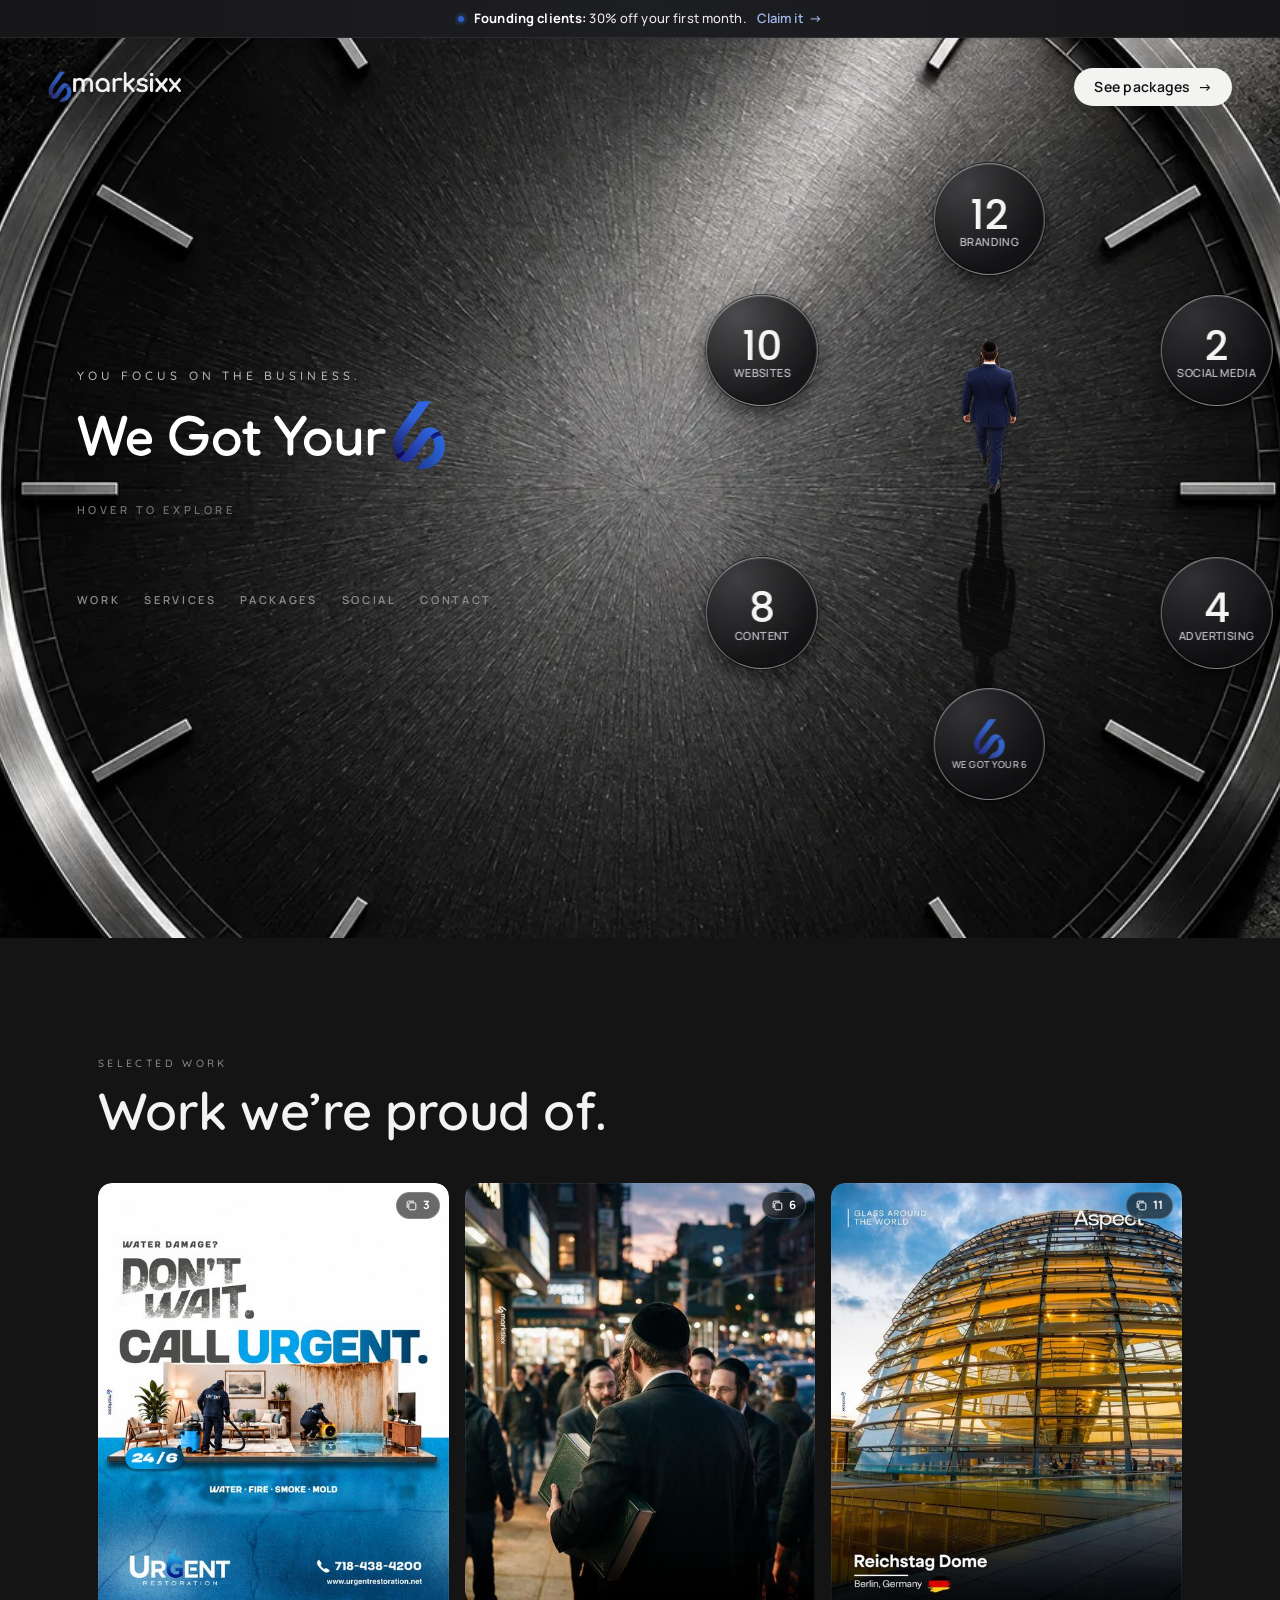
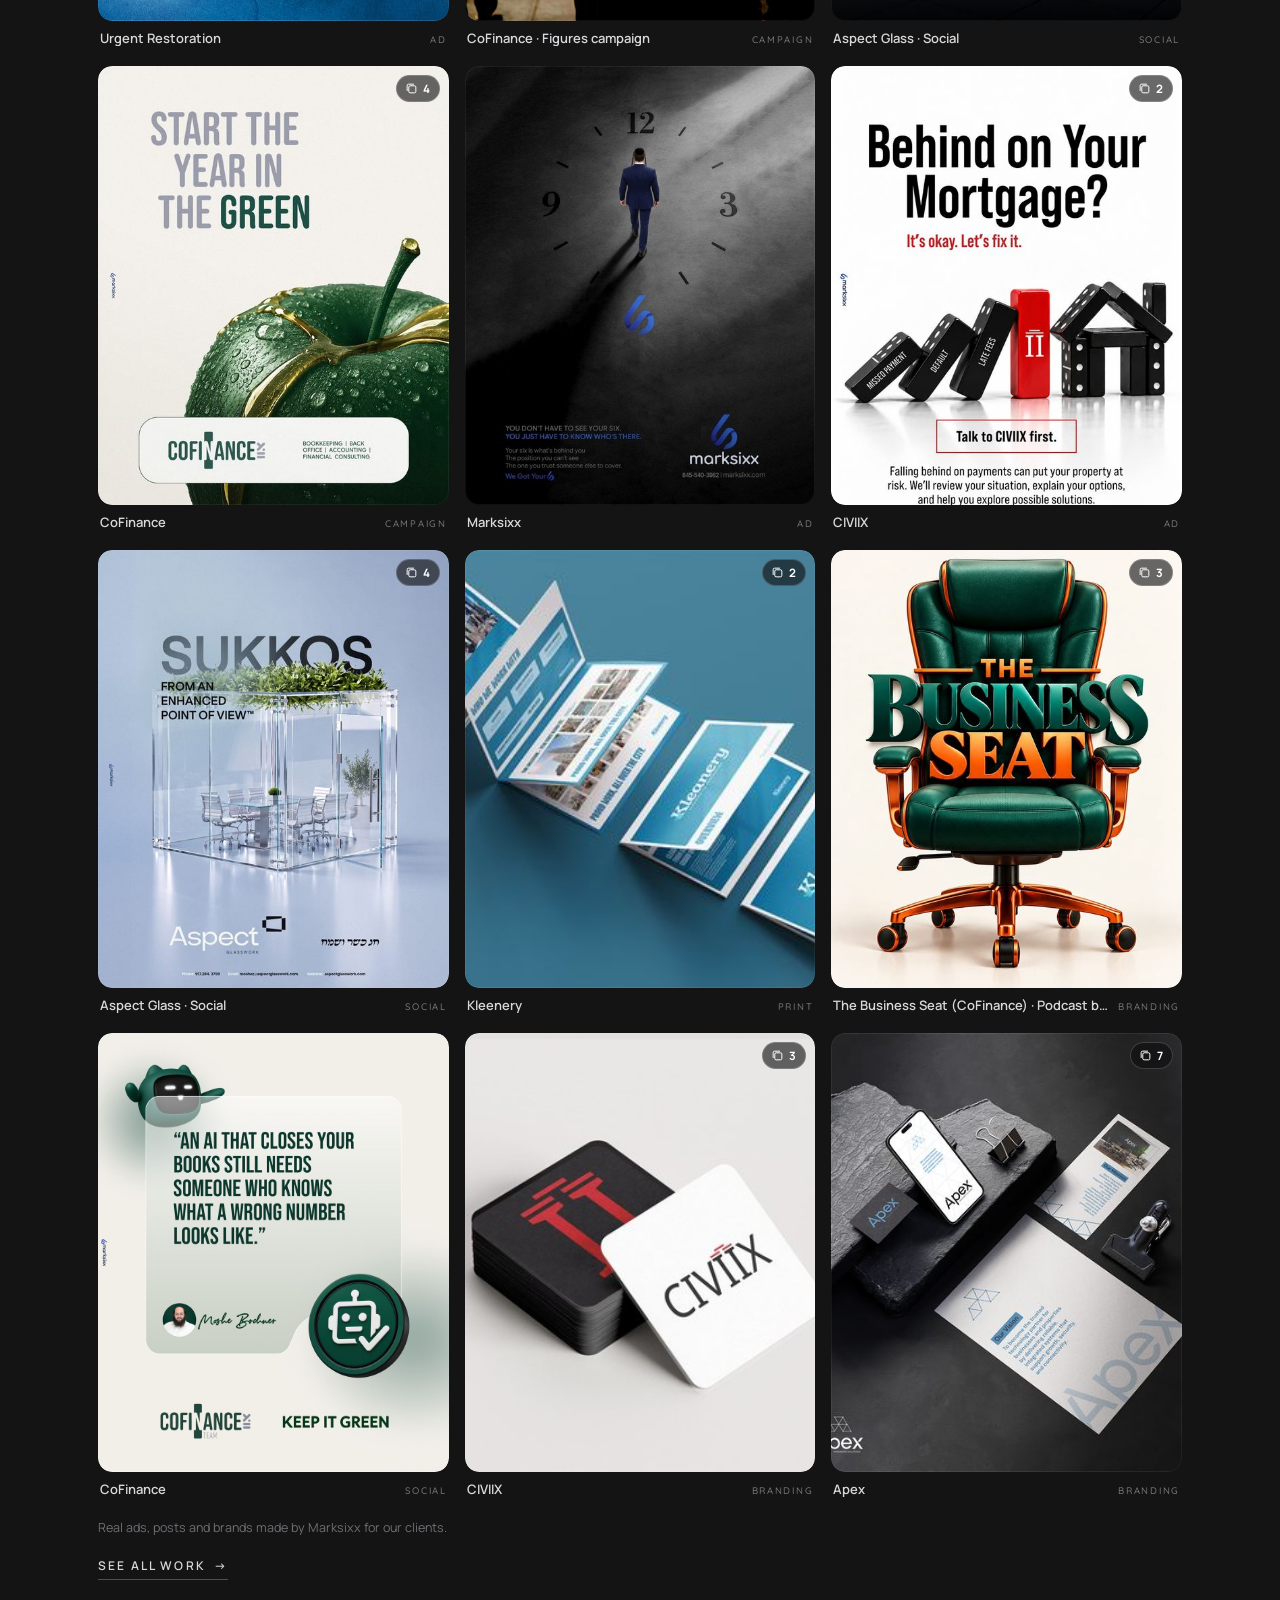
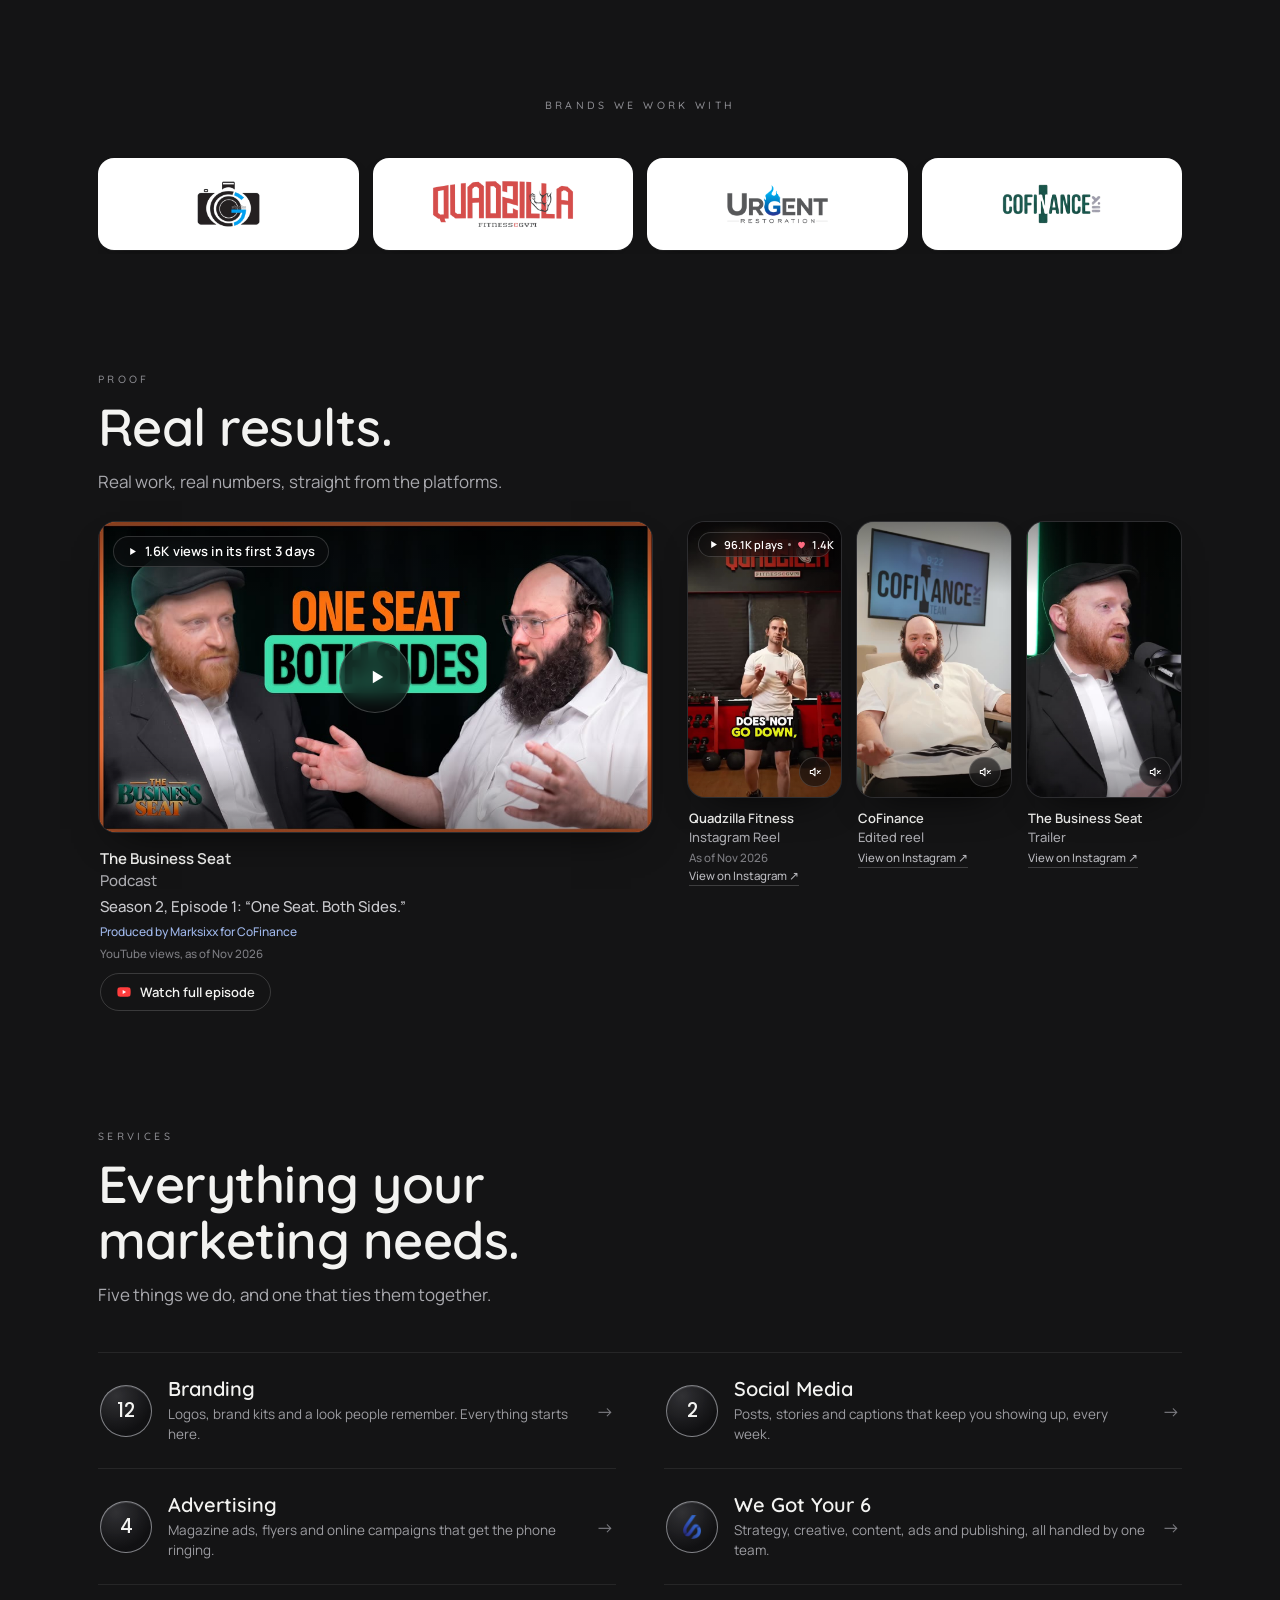
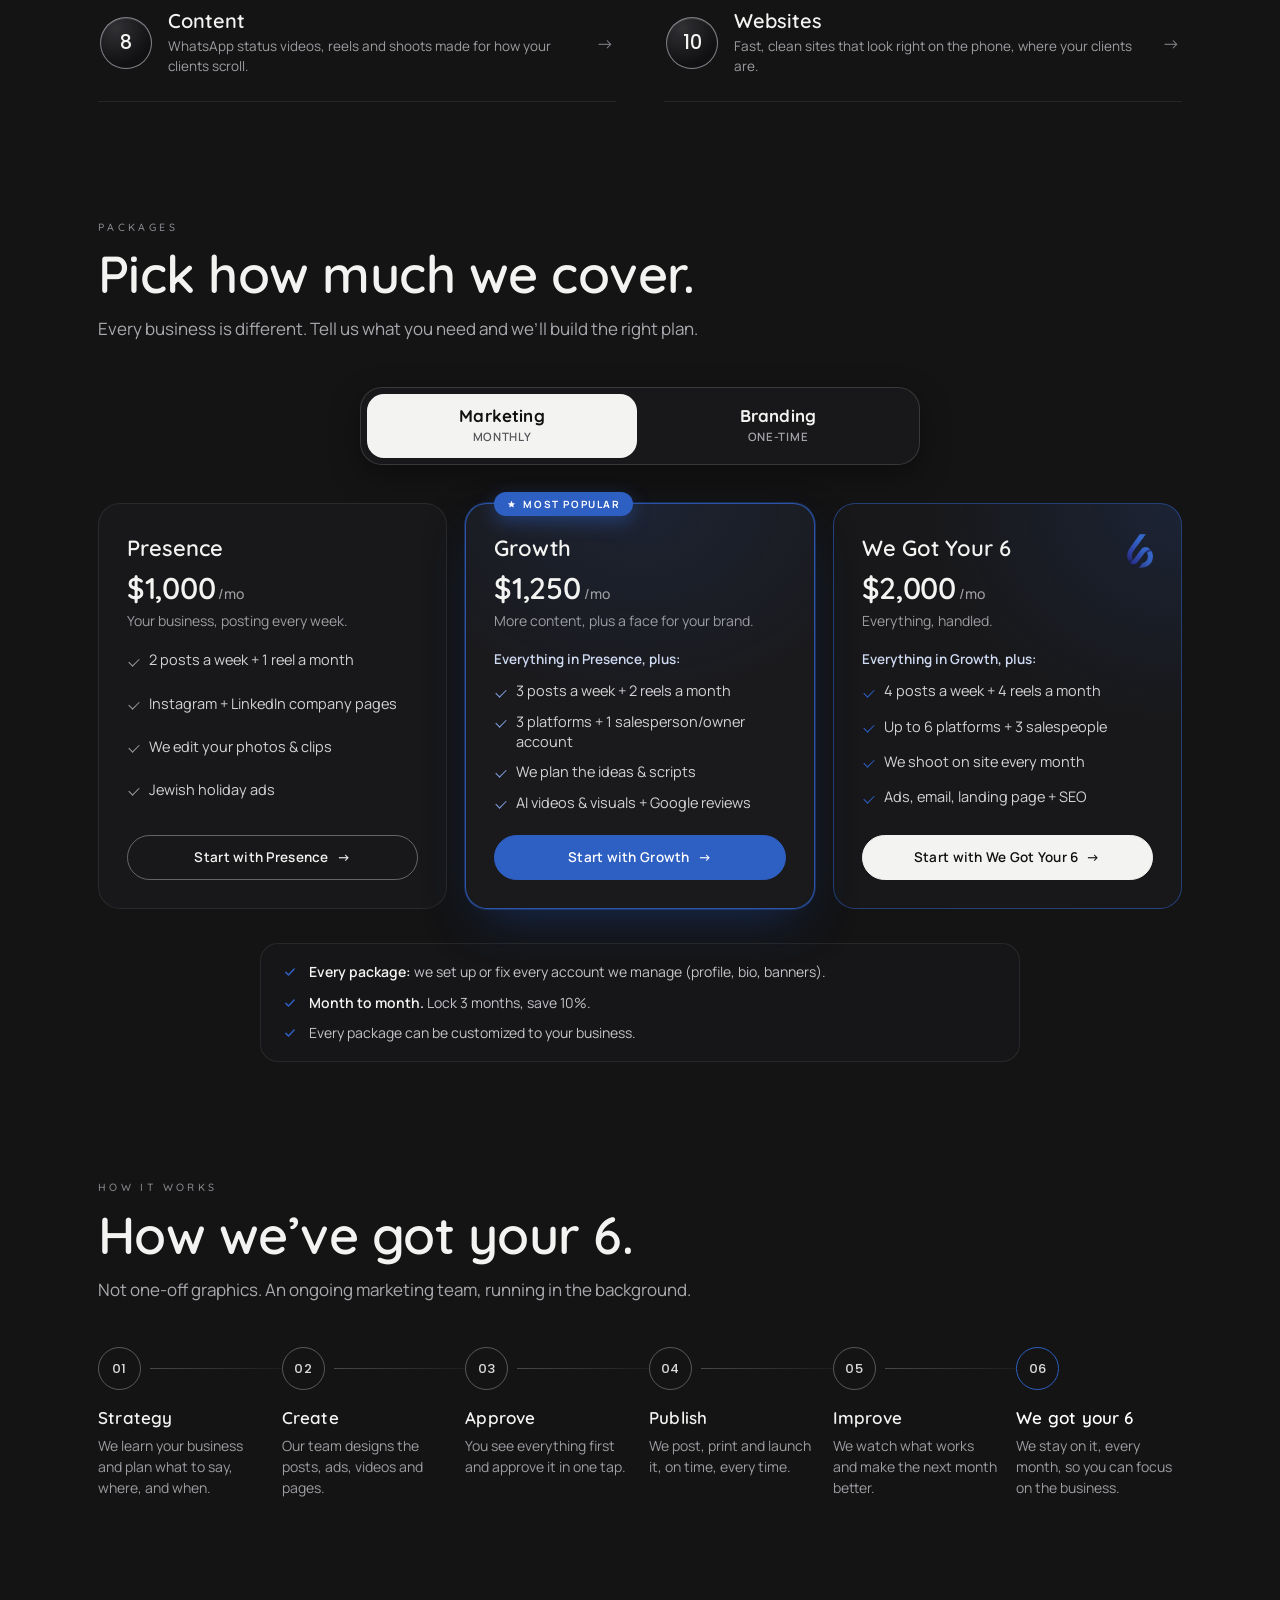
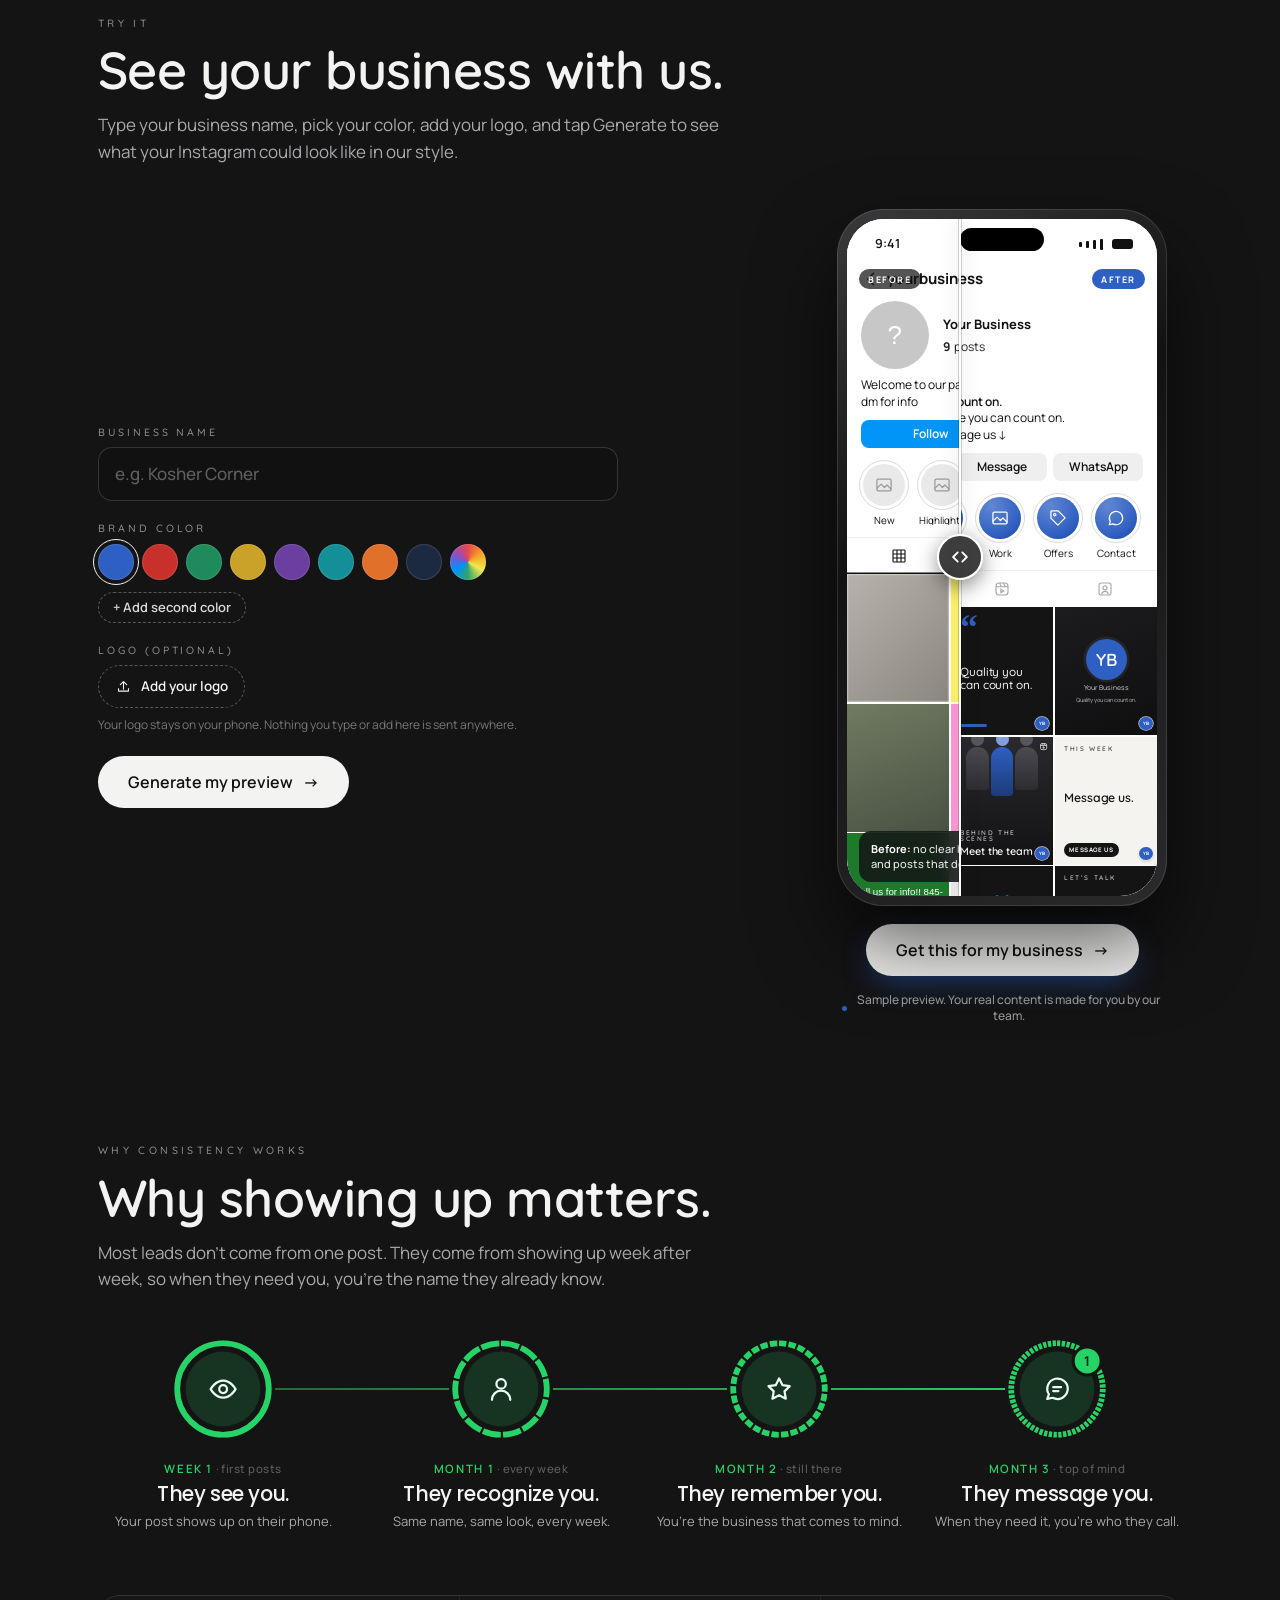
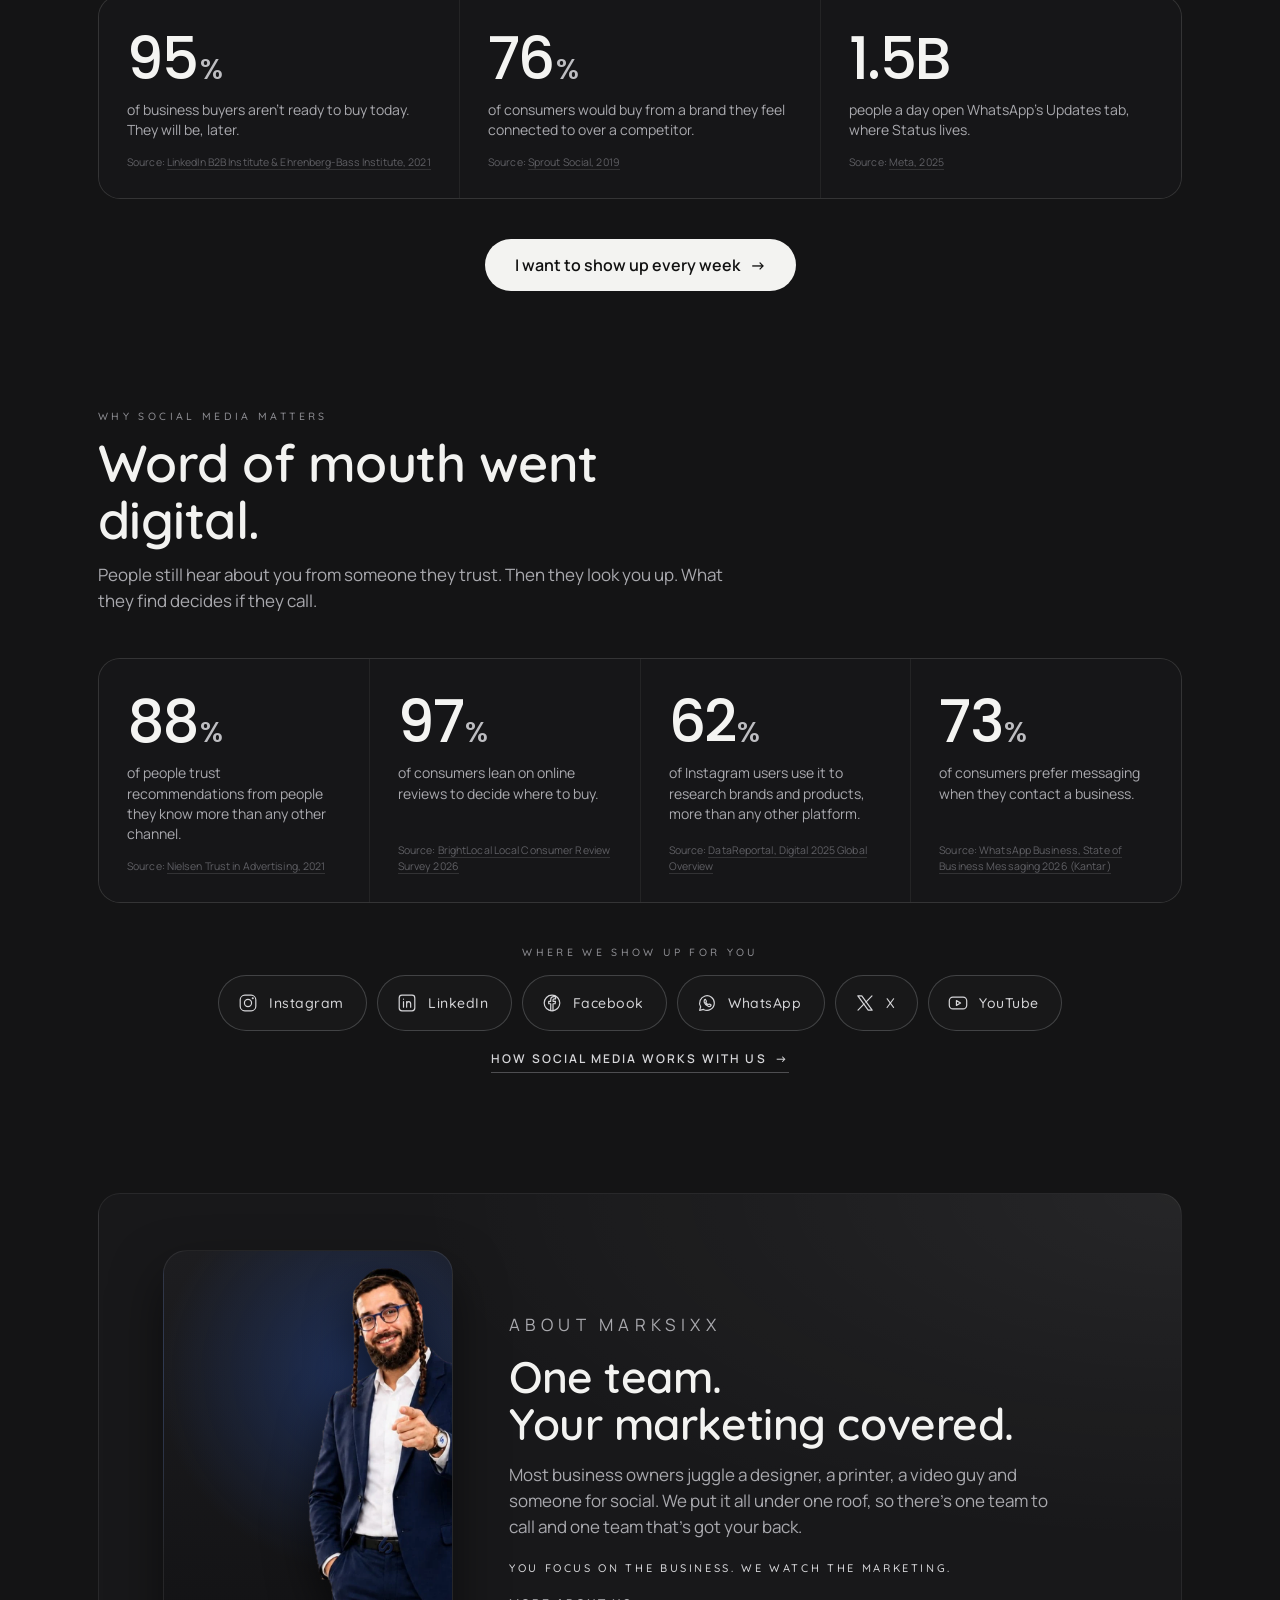
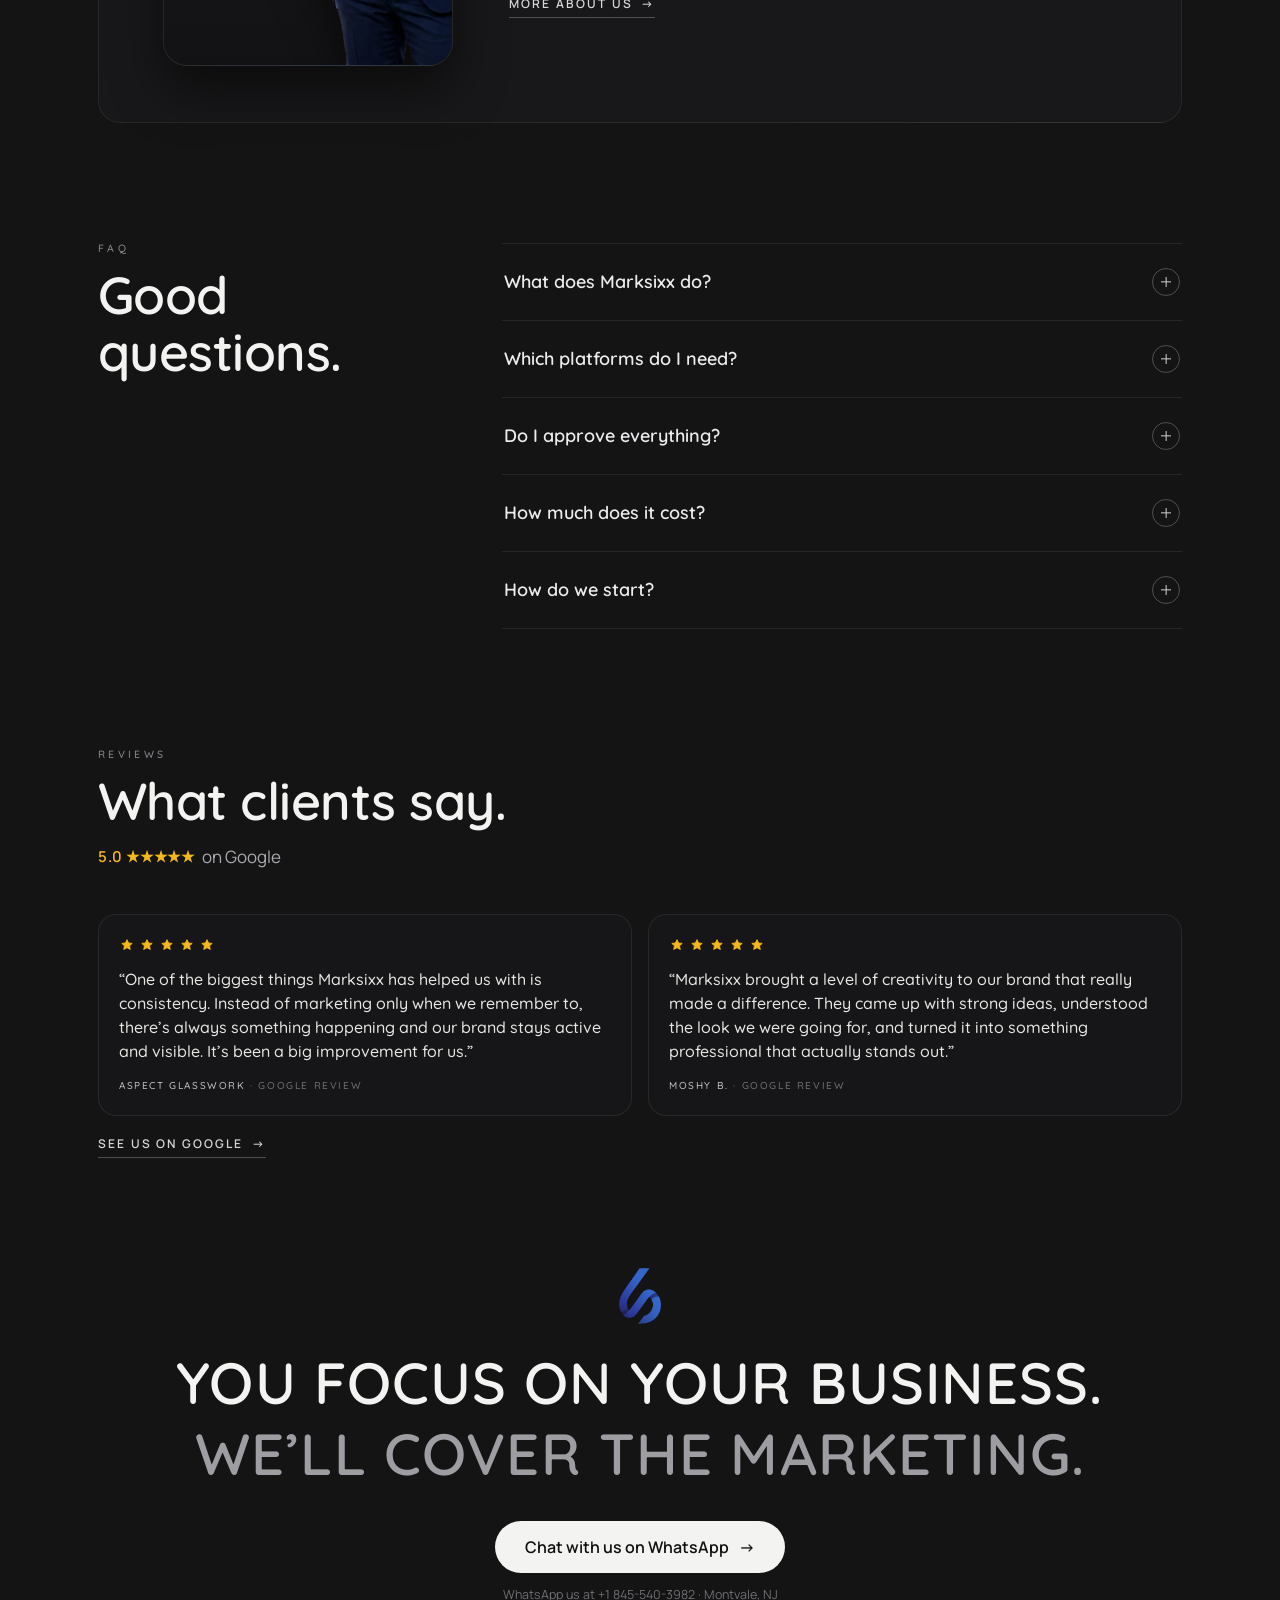
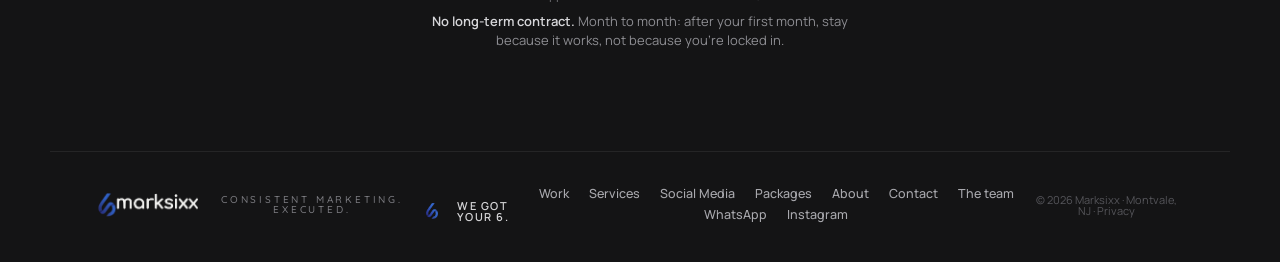
<file: index.html>
<!doctype html>
<html lang="en">
<head>
<meta charset="utf-8">
<meta name="viewport" content="width=device-width, initial-scale=1, viewport-fit=cover">
<title>Marksixx — We Got Your 6.</title>
<meta name="description" content="Marksixx is a full-service marketing agency: branding, social media, advertising, content and websites. You focus on the business. We got your 6.">
<meta property="og:title" content="Marksixx — We Got Your 6.">
<meta property="og:description" content="You focus on the business. We got your 6.">
<meta property="og:image" content="https://marksixx.com/assets/og.jpg">
<meta name="theme-color" content="#0e0e0f">
<link rel="preload" href="/assets/Quicksand.woff2" as="font" type="font/woff2" crossorigin>
<link rel="preload" href="/assets/Poppins-Medium.woff2" as="font" type="font/woff2" crossorigin>
<link rel="preload" href="/assets/Manrope.woff2" as="font" type="font/woff2" crossorigin>
<link rel="preload" href="/assets/dial-sq.webp" as="image" type="image/webp" media="(max-width: 899px)">
<link rel="preload" href="/assets/dial-wide.webp" as="image" type="image/webp" media="(min-width: 900px)">
<link rel="icon" href="/assets/six.png">
<link rel="stylesheet" href="/assets/style.css">
<link rel="stylesheet" href="/assets/home.css">
<link rel="stylesheet" href="/assets/v5.css"><link rel="stylesheet" href="/assets/v7.css"><link rel="stylesheet" href="/assets/v9.css"><link rel="stylesheet" href="/assets/v8.css">
<link rel="stylesheet" href="/assets/v10.css"><link rel="stylesheet" href="/assets/v11.css">
<script>document.documentElement.classList.add('fxjs')</script>
<link rel="stylesheet" href="/assets/v12.css"><link rel="stylesheet" href="/assets/pk15.css"><link rel="stylesheet" href="/assets/wa6.css">
<link rel="stylesheet" href="/assets/rv15.css"><link rel="stylesheet" href="/assets/nov9b.css?v=1"><link rel="stylesheet" href="/assets/leadpop-v1.css?v=1"><link rel="stylesheet" href="/assets/nov9c.css?v=1">
</head>
<body class="is-home">
<a class="offer-bar" href="/contact/?offer=founding" aria-label="Founding clients: 30% off your first month. Get in touch."><span><b>Founding clients:</b> 30% off your first month.</span><span class="ob-go" aria-hidden="true">Claim it<i>&rarr;</i></span></a>
<div class="page intro" id="page">

  <header class="top">
    <a class="logo" href="/" aria-label="Marksixx home">
      <img class="logo-lockup" src="/assets/logo-lockup.png" alt="marksixx" width="825" height="198">
    </a>
    <nav class="dnav" aria-label="Main"><a href="/" data-sec="home">Home</a><a href="#work" data-sec="work">Work</a><div class="dn-dd"><button type="button" class="dn-btn" aria-expanded="false" aria-controls="dnMenu">Services<svg viewBox="0 0 12 12" aria-hidden="true"><path d="M2.5 4.5 6 8l3.5-3.5"/></svg></button><div class="dn-menu" id="dnMenu"><a href="/social-media/">Social Media</a><a href="/branding/">Branding</a><a href="/advertising/">Advertising</a><a href="/content/">Content</a><a href="/websites/">Websites</a><a href="/we-got-your-6/">We Got Your 6</a></div></div><a href="#packages" data-sec="packages">Packages</a><a href="/about/">About</a><a href="#contact" data-sec="contact">Contact</a></nav>
    <a class="cta" href="#packages">See packages <span aria-hidden="true">&rarr;</span></a>
  </header>

  <main id="main">
  <section class="hero" id="home" aria-label="Marksixx">
    <div class="copy">
      <p class="eyebrow">You focus on the business.</p>
      <h1 class="headline"><img class="slogan" src="/assets/slogan.svg" alt="We Got Your 6" width="1027" height="196"></h1>
      <div class="desk-extra">
        <p class="helper helper-desk" aria-live="polite"><span class="hl-label">Hover to explore</span><span class="hl-desc"></span></p>
        <nav class="desk-nav" aria-label="Main">
          <a href="#work">Work</a><a href="#services">Services</a><a href="#packages">Packages</a><a href="/social-media/">Social</a><a href="#contact">Contact</a>
        </nav>
      </div>
    </div>

    <div class="stage" id="stage">
      <div class="plate">
        <picture>
          <source media="(min-width: 900px)" srcset="/assets/dial-wide.webp" type="image/webp">
          <source media="(min-width: 900px)" srcset="/assets/dial-wide.jpg">
          <source srcset="/assets/dial-sq.webp" type="image/webp">
          <img class="dial" src="/assets/dial-sq.jpg" alt="" width="1100" height="1100">
        </picture>

        <div class="figure" id="figure">
          <div class="shadow" id="shadow" aria-hidden="true"><img src="/assets/shadow.png" alt=""></div>
          <img class="guy" id="guy" src="/assets/guy.webp" width="207" height="560" alt="The Marksixx guy, seen from behind, walking toward 12">
        </div>

        <div class="light" id="light" aria-hidden="true"></div>

        <ul class="marks" id="marks">
          <li style="--h:12"><a class="mark" href="/branding/" data-h="12" data-label="Branding" data-desc="Identity. Strategy. Positioning."><span class="n">12</span><span class="l">Branding</span></a></li>
          <li style="--h:2"><a class="mark" href="/social-media/" data-h="2" data-label="Social Media" data-desc="Planning. Posting. Growing."><span class="n">2</span><span class="l">Social Media</span></a></li>
          <li style="--h:4"><a class="mark" href="/advertising/" data-h="4" data-label="Advertising" data-desc="Print. Digital. Campaigns."><span class="n">4</span><span class="l">Advertising</span></a></li>
          <li style="--h:6"><a class="mark mark-six" href="/we-got-your-6/" data-h="6" data-label="We Got Your 6" data-desc="One team. Your marketing covered."><img class="n six" src="/assets/six.png" alt="6" width="40" height="53"><span class="l">We Got Your 6</span></a></li>
          <li style="--h:8"><a class="mark" href="/content/" data-h="8" data-label="Content" data-desc="Photo. Video. Statuses &amp; reels."><span class="n">8</span><span class="l">Content</span></a></li>
          <li style="--h:10"><a class="mark" href="/websites/" data-h="10" data-label="Websites" data-desc="Design. Build. Launch."><span class="n">10</span><span class="l">Websites</span></a></li>
        </ul>
      </div>
      <p class="helper helper-mob">Tap a service to explore</p>
    </div>
  </section>

  <section class="sec sec-work" id="work" aria-labelledby="work-h">
    <div class="sec-head"><p class="kicker">Selected work</p><h2 id="work-h">Work we’re proud of.</h2></div>
    <div class="work-grid w9-grid g9c"><figure class="w w9" data-c="Ad"><button type="button" class="w9-btn" data-p="0" aria-label="Water &amp; fire damage ads: open 3 pieces"><img src="/assets/work9/urgent-ads-01-sm.jpg" srcset="/assets/work9/urgent-ads-01-sm.jpg 520w, /assets/work9/urgent-ads-01.jpg 960w" sizes="(min-width:1300px) 280px, (min-width:900px) 33vw, 50vw" alt="Urgent Restoration: Water &amp; fire damage ads" width="960" height="1200" loading="lazy" decoding="async"><span class="w9-n" aria-hidden="true"><svg viewBox="0 0 24 24" aria-hidden="true"><rect x="7" y="7" width="13" height="13" rx="2.5"/><path d="M4 16.5V6.5A2.5 2.5 0 0 1 6.5 4h10"/></svg>3</span></button><figcaption><span>Urgent Restoration</span><em>Ad</em></figcaption></figure><figure class="w w9" data-c="Campaign"><button type="button" class="w9-btn" data-p="2" aria-label="Figures campaign: open 6 pieces"><img src="/assets/work9/figures-03-sm.jpg" srcset="/assets/work9/figures-03-sm.jpg 520w, /assets/work9/figures-03.jpg 675w" sizes="(min-width:1300px) 280px, (min-width:900px) 33vw, 50vw" alt="CoFinance · Figures campaign: Figures campaign" width="675" height="1200" loading="lazy" decoding="async"><span class="w9-n" aria-hidden="true"><svg viewBox="0 0 24 24" aria-hidden="true"><rect x="7" y="7" width="13" height="13" rx="2.5"/><path d="M4 16.5V6.5A2.5 2.5 0 0 1 6.5 4h10"/></svg>6</span></button><figcaption><span>CoFinance · Figures campaign</span><em>Campaign</em></figcaption></figure><figure class="w w9" data-c="Social"><button type="button" class="w9-btn" data-p="3" aria-label="Glass Around the World: open 11 pieces"><img src="/assets/work9/glass-around-the-world-03-sm.jpg" srcset="/assets/work9/glass-around-the-world-03-sm.jpg 520w, /assets/work9/glass-around-the-world-03.jpg 960w" sizes="(min-width:1300px) 280px, (min-width:900px) 33vw, 50vw" alt="Aspect Glass · Social: Glass Around the World" width="960" height="1200" loading="lazy" decoding="async"><span class="w9-n" aria-hidden="true"><svg viewBox="0 0 24 24" aria-hidden="true"><rect x="7" y="7" width="13" height="13" rx="2.5"/><path d="M4 16.5V6.5A2.5 2.5 0 0 1 6.5 4h10"/></svg>11</span></button><figcaption><span>Aspect Glass · Social</span><em>Social</em></figcaption></figure><figure class="w w9" data-c="Campaign"><button type="button" class="w9-btn" data-p="4" aria-label="In the green: open 4 pieces"><img src="/assets/work9/in-the-green-02-sm.jpg" srcset="/assets/work9/in-the-green-02-sm.jpg 520w, /assets/work9/in-the-green-02.jpg 960w" sizes="(min-width:1300px) 280px, (min-width:900px) 33vw, 50vw" alt="CoFinance: In the green" width="960" height="1200" loading="lazy" decoding="async"><span class="w9-n" aria-hidden="true"><svg viewBox="0 0 24 24" aria-hidden="true"><rect x="7" y="7" width="13" height="13" rx="2.5"/><path d="M4 16.5V6.5A2.5 2.5 0 0 1 6.5 4h10"/></svg>4</span></button><figcaption><span>CoFinance</span><em>Campaign</em></figcaption></figure><figure class="w w9" data-c="Ad"><button type="button" class="w9-btn" data-p="5" aria-label="Clock ad: open"><img src="/assets/work9/clock-ad-01-v15c-sm.jpg" srcset="/assets/work9/clock-ad-01-v15c-sm.jpg 520w, /assets/work9/clock-ad-01-v15c.jpg 927w" sizes="(min-width:1300px) 280px, (min-width:900px) 33vw, 50vw" alt="Marksixx: Clock ad" width="927" height="1200" loading="lazy" decoding="async"></button><figcaption><span>Marksixx</span><em>Ad</em></figcaption></figure><figure class="w w9" data-c="Ad"><button type="button" class="w9-btn" data-p="6" aria-label="SBA loan &amp; mortgage ads: open 2 pieces"><img src="/assets/work9/civiix-ads-02-sm.jpg" srcset="/assets/work9/civiix-ads-02-sm.jpg 520w, /assets/work9/civiix-ads-02.jpg 675w" sizes="(min-width:1300px) 280px, (min-width:900px) 33vw, 50vw" alt="CIVIIX: SBA loan &amp; mortgage ads" width="675" height="1200" loading="lazy" decoding="async"><span class="w9-n" aria-hidden="true"><svg viewBox="0 0 24 24" aria-hidden="true"><rect x="7" y="7" width="13" height="13" rx="2.5"/><path d="M4 16.5V6.5A2.5 2.5 0 0 1 6.5 4h10"/></svg>2</span></button><figcaption><span>CIVIIX</span><em>Ad</em></figcaption></figure><figure class="w w9" data-c="Social"><button type="button" class="w9-btn" data-p="7" aria-label="Seasonal posts: open 4 pieces"><img src="/assets/work9/aspect-seasonal-03-sm.jpg" srcset="/assets/work9/aspect-seasonal-03-sm.jpg 520w, /assets/work9/aspect-seasonal-03.jpg 960w" sizes="(min-width:1300px) 280px, (min-width:900px) 33vw, 50vw" alt="Aspect Glass · Social: Seasonal posts" width="960" height="1200" loading="lazy" decoding="async"><span class="w9-n" aria-hidden="true"><svg viewBox="0 0 24 24" aria-hidden="true"><rect x="7" y="7" width="13" height="13" rx="2.5"/><path d="M4 16.5V6.5A2.5 2.5 0 0 1 6.5 4h10"/></svg>4</span></button><figcaption><span>Aspect Glass · Social</span><em>Social</em></figcaption></figure><figure class="w w9" data-c="Print"><button type="button" class="w9-btn" data-p="20" aria-label="Kleenery: open 2 pieces"><img src="/assets/work9/kleenery-flyer-sm.jpg" srcset="/assets/work9/kleenery-flyer-sm.jpg 520w, /assets/work9/kleenery-flyer.jpg 1200w" sizes="(min-width:1300px) 280px, (min-width:900px) 33vw, 50vw" alt="Kleenery: Kleenery" width="1200" height="718" loading="lazy" decoding="async"><span class="w9-n" aria-hidden="true"><svg viewBox="0 0 24 24" aria-hidden="true"><rect x="7" y="7" width="13" height="13" rx="2.5"/><path d="M4 16.5V6.5A2.5 2.5 0 0 1 6.5 4h10"/></svg>2</span></button><figcaption><span>Kleenery</span><em>Print</em></figcaption></figure><figure class="w w9" data-c="Branding"><button type="button" class="w9-btn" data-p="9" aria-label="The Business Seat: open 3 pieces"><img src="/assets/work9/business-seat-01-sm.jpg" srcset="/assets/work9/business-seat-01-sm.jpg 520w, /assets/work9/business-seat-01.jpg 960w" sizes="(min-width:1300px) 280px, (min-width:900px) 33vw, 50vw" alt="The Business Seat (CoFinance) · Podcast branding: The Business Seat" width="960" height="1200" loading="lazy" decoding="async"><span class="w9-n" aria-hidden="true"><svg viewBox="0 0 24 24" aria-hidden="true"><rect x="7" y="7" width="13" height="13" rx="2.5"/><path d="M4 16.5V6.5A2.5 2.5 0 0 1 6.5 4h10"/></svg>3</span></button><figcaption><span>The Business Seat (CoFinance) · Podcast branding</span><em>Branding</em></figcaption></figure><figure class="w w9" data-c="Social"><button type="button" class="w9-btn" data-p="24" aria-label="CoFinance social media content: open"><img src="/assets/work9/4-cofinance-keep-it-green.jpg" alt="CoFinance: CoFinance social media content" width="960" height="1200" loading="lazy" decoding="async"></button><figcaption><span>CoFinance</span><em>Social</em></figcaption></figure><figure class="w w9" data-c="Branding"><button type="button" class="w9-btn" data-p="12" aria-label="CIVIIX brand identity: open 3 pieces"><img src="/assets/work9/civiix-brand-coasters-sm.jpg" srcset="/assets/work9/civiix-brand-coasters-sm.jpg 520w, /assets/work9/civiix-brand-coasters.jpg 1200w" sizes="(min-width:1300px) 280px, (min-width:900px) 33vw, 50vw" alt="CIVIIX: CIVIIX brand identity" width="1200" height="900" loading="lazy" decoding="async"><span class="w9-n" aria-hidden="true"><svg viewBox="0 0 24 24" aria-hidden="true"><rect x="7" y="7" width="13" height="13" rx="2.5"/><path d="M4 16.5V6.5A2.5 2.5 0 0 1 6.5 4h10"/></svg>3</span></button><figcaption><span>CIVIIX</span><em>Branding</em></figcaption></figure><figure class="w w9" data-c="Branding"><button type="button" class="w9-btn" data-p="13" aria-label="Apex brand identity: open 7 pieces"><img src="/assets/work9/apex-stationery-sm.jpg" srcset="/assets/work9/apex-stationery-sm.jpg 520w, /assets/work9/apex-stationery.jpg 1200w" sizes="(min-width:1300px) 280px, (min-width:900px) 33vw, 50vw" alt="Apex: Apex brand identity" width="1200" height="1200" loading="lazy" decoding="async"><span class="w9-n" aria-hidden="true"><svg viewBox="0 0 24 24" aria-hidden="true"><rect x="7" y="7" width="13" height="13" rx="2.5"/><path d="M4 16.5V6.5A2.5 2.5 0 0 1 6.5 4h10"/></svg>7</span></button><figcaption><span>Apex</span><em>Branding</em></figcaption></figure></div>
    <p class="sec-note">Real ads, posts and brands made by Marksixx for our clients.</p>
    <div class="v5-more"><a class="v5-link" href="/work/">See all work <span>&rarr;</span></a></div>
  </section>

  <section class="sec sec-clients" id="clients" aria-labelledby="cl-h">
    <div class="sec-head center"><p class="kicker" id="cl-h">Brands we work with</p></div>
    <div class="bm16"><ul class="logos logos-color logos9 bm-track"><li><img src="/assets/clients/color/g-studios.png" width="214" height="160" alt="G Studios" loading="eager" decoding="async"></li><li><img src="/assets/clients/color/quadzilla.png" width="453" height="160" alt="Quadzilla Fitness" loading="eager" decoding="async"></li><li><img src="/assets/clients/color/urgent-restoration.png" width="349" height="160" alt="Urgent Restoration" loading="eager" decoding="async"></li><li><img src="/assets/clients/color/cofinance.png" width="349" height="160" alt="CoFinance" loading="eager" decoding="async"></li><li><img src="/assets/clients/color/civiix.png" width="467" height="160" alt="CIVIIX" loading="eager" decoding="async"></li><li><img src="/assets/clients/color/business-seat.png" width="332" height="160" alt="The Business Seat" loading="eager" decoding="async"></li><li><img src="/assets/clients/color/aspect-white.png" width="496" height="160" alt="Aspect Glasswork" loading="eager" decoding="async"></li><li><img src="/assets/clients/color/apex.png" width="469" height="160" alt="Apex Integrated Solutions" loading="eager" decoding="async"></li><li><img src="/assets/clients/color/tecova.png" width="697" height="160" alt="Tecova" loading="eager" decoding="async"></li><li><img src="/assets/clients/color/zalcova.png" width="647" height="160" alt="Zalcova" loading="eager" decoding="async"></li><li aria-hidden="true"><img src="/assets/clients/color/g-studios.png" width="214" height="160" alt="" loading="eager" decoding="async"></li><li aria-hidden="true"><img src="/assets/clients/color/quadzilla.png" width="453" height="160" alt="" loading="eager" decoding="async"></li><li aria-hidden="true"><img src="/assets/clients/color/urgent-restoration.png" width="349" height="160" alt="" loading="eager" decoding="async"></li><li aria-hidden="true"><img src="/assets/clients/color/cofinance.png" width="349" height="160" alt="" loading="eager" decoding="async"></li><li aria-hidden="true"><img src="/assets/clients/color/civiix.png" width="467" height="160" alt="" loading="eager" decoding="async"></li><li aria-hidden="true"><img src="/assets/clients/color/business-seat.png" width="332" height="160" alt="" loading="eager" decoding="async"></li><li aria-hidden="true"><img src="/assets/clients/color/aspect-white.png" width="496" height="160" alt="" loading="eager" decoding="async"></li><li aria-hidden="true"><img src="/assets/clients/color/apex.png" width="469" height="160" alt="" loading="eager" decoding="async"></li><li aria-hidden="true"><img src="/assets/clients/color/tecova.png" width="697" height="160" alt="" loading="eager" decoding="async"></li><li aria-hidden="true"><img src="/assets/clients/color/zalcova.png" width="647" height="160" alt="" loading="eager" decoding="async"></li></ul></div>
  </section>

  <section class="sec sec-rr" id="results" aria-labelledby="results-h">
    <div class="sec-head fx"><p class="kicker">Proof</p><h2 id="results-h">Real results.</h2><p class="lead">Real work, real numbers, straight from the platforms.</p></div>
    <div class="rr-grid"><div class="rr-feat"><figure class="rr-card rr-wide" data-rr="click"><div class="rr-media"><video playsinline webkit-playsinline preload="none" poster="/assets/results/podcast-thumb.jpg" data-src="/assets/results/podcast-preview.mp4" width="854" height="480" aria-label="The Business Seat, Season 2 Episode 1: 60-second preview"></video><img class="rr-thumb" src="/assets/results/podcast-thumb.jpg" alt="The Business Seat, Season 2 Episode 1: One Seat. Both Sides." width="960" height="540" loading="lazy" decoding="async"><span class="rr-badge" aria-label="1.6K views in its first 3 days"><svg viewBox="0 0 24 24" aria-hidden="true"><path d="M7 4.5v15l12.5-7.5z"/></svg>1.6K views in its first 3 days</span><button type="button" class="rr-tap" aria-label="Play a 60-second preview with sound"></button><span class="rr-play" aria-hidden="true"><svg viewBox="0 0 24 24" aria-hidden="true"><path d="M7 4.5v15l12.5-7.5z"/></svg></span></div><figcaption class="rr-cap"><span class="rr-name">The Business Seat<span class="rr-sep"> · </span><span class="rr-kind">Podcast</span></span><span class="rr-title">Season 2, Episode 1: “One Seat. Both Sides.”</span><span class="rr-by">Produced by Marksixx for CoFinance</span><span class="rr-src">YouTube views, as of Nov 2026</span><a class="rr-watch" href="https://www.youtube.com/watch?v=KBXHCXATxWM" target="_blank" rel="noopener"><svg viewBox="0 0 24 24" aria-hidden="true"><path d="M21.6 7.2a2.5 2.5 0 0 0-1.8-1.8C18.2 5 12 5 12 5s-6.2 0-7.8.4A2.5 2.5 0 0 0 2.4 7.2 26 26 0 0 0 2 12a26 26 0 0 0 .4 4.8 2.5 2.5 0 0 0 1.8 1.8c1.6.4 7.8.4 7.8.4s6.2 0 7.8-.4a2.5 2.5 0 0 0 1.8-1.8A26 26 0 0 0 22 12a26 26 0 0 0-.4-4.8z"/><path fill="#fff" d="m10 15 5.2-3L10 9z"/></svg>Watch full episode</a></figcaption></figure></div><div class="rr-side"><div class="rr-row rr-reels"><figure class="rr-card" data-rr="auto"><div class="rr-media"><video muted playsinline webkit-playsinline loop preload="none" poster="/assets/results/quadzilla-poster.jpg" data-src="/assets/results/quadzilla.mp4" width="540" height="960" aria-label="Quadzilla Fitness · Instagram Reel"></video><span class="rr-badge" aria-label="96.1K plays, 1,403 likes"><svg viewBox="0 0 24 24" aria-hidden="true"><path d="M7 4.5v15l12.5-7.5z"/></svg>96.1K plays<span class="dot"></span><svg class="hrt" viewBox="0 0 24 24" aria-hidden="true"><path d="M12 20.5s-7.5-4.6-7.5-10.3A4.3 4.3 0 0 1 12 7.6a4.3 4.3 0 0 1 7.5 2.6c0 5.7-7.5 10.3-7.5 10.3z"/></svg>1.4K</span><button type="button" class="rr-tap" aria-label="Tap for sound: Quadzilla Fitness · Instagram Reel"></button><span class="rr-snd" aria-hidden="true"><svg class="off" viewBox="0 0 24 24"><path d="M4 9.5h3.5L12 5.5v13l-4.5-4H4z"/><path d="m16 9.5 5 5M21 9.5l-5 5"/></svg><svg class="on" viewBox="0 0 24 24"><path d="M4 9.5h3.5L12 5.5v13l-4.5-4H4z"/><path d="M15.5 9a4.5 4.5 0 0 1 0 6M18 6.5a8 8 0 0 1 0 11"/></svg><em>Tap for sound</em></span></div><figcaption class="rr-cap"><span class="rr-name">Quadzilla Fitness<span class="rr-sep"> · </span><span class="rr-kind">Instagram Reel</span></span><span class="rr-src">As of Nov 2026 <span aria-hidden="true">·</span> <a href="https://www.instagram.com/reel/DWMKFhaEeIH/" target="_blank" rel="noopener">View on Instagram &#8599;</a></span></figcaption></figure><figure class="rr-card" data-rr="auto"><div class="rr-media"><video muted playsinline webkit-playsinline loop preload="none" poster="/assets/results/cofinance-poster.jpg" data-src="/assets/results/cofinance.mp4" width="540" height="960" aria-label="CoFinance · Edited reel"></video><button type="button" class="rr-tap" aria-label="Tap for sound: CoFinance · Edited reel"></button><span class="rr-snd" aria-hidden="true"><svg class="off" viewBox="0 0 24 24"><path d="M4 9.5h3.5L12 5.5v13l-4.5-4H4z"/><path d="m16 9.5 5 5M21 9.5l-5 5"/></svg><svg class="on" viewBox="0 0 24 24"><path d="M4 9.5h3.5L12 5.5v13l-4.5-4H4z"/><path d="M15.5 9a4.5 4.5 0 0 1 0 6M18 6.5a8 8 0 0 1 0 11"/></svg><em>Tap for sound</em></span></div><figcaption class="rr-cap"><span class="rr-name">CoFinance<span class="rr-sep"> · </span><span class="rr-kind">Edited reel</span></span><span class="rr-src"><a href="https://www.instagram.com/reel/DYS3LHvC3Wx/" target="_blank" rel="noopener">View on Instagram &#8599;</a></span></figcaption></figure><figure class="rr-card" data-rr="auto"><div class="rr-media"><video muted playsinline webkit-playsinline loop preload="none" poster="/assets/results/trailer-poster.jpg" data-src="/assets/results/trailer.mp4" width="540" height="960" aria-label="The Business Seat · Trailer"></video><button type="button" class="rr-tap" aria-label="Tap for sound: The Business Seat · Trailer"></button><span class="rr-snd" aria-hidden="true"><svg class="off" viewBox="0 0 24 24"><path d="M4 9.5h3.5L12 5.5v13l-4.5-4H4z"/><path d="m16 9.5 5 5M21 9.5l-5 5"/></svg><svg class="on" viewBox="0 0 24 24"><path d="M4 9.5h3.5L12 5.5v13l-4.5-4H4z"/><path d="M15.5 9a4.5 4.5 0 0 1 0 6M18 6.5a8 8 0 0 1 0 11"/></svg><em>Tap for sound</em></span></div><figcaption class="rr-cap"><span class="rr-name">The Business Seat<span class="rr-sep"> · </span><span class="rr-kind">Trailer</span></span><span class="rr-src"><a href="https://www.instagram.com/reel/DfIT7P7CuV4/" target="_blank" rel="noopener">View on Instagram &#8599;</a></span></figcaption></figure></div><p class="rr-hint">Swipe the reels &rarr;</p></div></div>
  </section>

  <section class="sec sec-svc" id="services" aria-labelledby="svc-h">
    <div class="sec-head"><p class="kicker">Services</p><h2 id="svc-h">Everything your marketing needs.</h2>
      <p class="lead">Five things we do, and one that ties them together.</p></div>
    <ul class="svc-list"><li><a class="svc" href="/branding/" data-h="12"><span class="svc-n">12</span><span class="svc-t"><strong>Branding</strong><span>Logos, brand kits and a look people remember. Everything starts here.</span></span><span class="svc-go" aria-hidden="true">&rarr;</span></a></li><li><a class="svc" href="/social-media/" data-h="2"><span class="svc-n">2</span><span class="svc-t"><strong>Social Media</strong><span>Posts, stories and captions that keep you showing up, every week.</span></span><span class="svc-go" aria-hidden="true">&rarr;</span></a></li><li><a class="svc" href="/advertising/" data-h="4"><span class="svc-n">4</span><span class="svc-t"><strong>Advertising</strong><span>Magazine ads, flyers and online campaigns that get the phone ringing.</span></span><span class="svc-go" aria-hidden="true">&rarr;</span></a></li><li><a class="svc svc-six" href="/we-got-your-6/" data-h="6"><span class="svc-n"><img src="/assets/six.png" alt="6" width="301" height="400"></span><span class="svc-t"><strong>We Got Your 6</strong><span>Strategy, creative, content, ads and publishing, all handled by one team.</span></span><span class="svc-go" aria-hidden="true">&rarr;</span></a></li><li><a class="svc" href="/content/" data-h="8"><span class="svc-n">8</span><span class="svc-t"><strong>Content</strong><span>WhatsApp status videos, reels and shoots made for how your clients scroll.</span></span><span class="svc-go" aria-hidden="true">&rarr;</span></a></li><li><a class="svc" href="/websites/" data-h="10"><span class="svc-n">10</span><span class="svc-t"><strong>Websites</strong><span>Fast, clean sites that look right on the phone, where your clients are.</span></span><span class="svc-go" aria-hidden="true">&rarr;</span></a></li></ul>
  </section>

  <section class="sec sec-pk" id="packages" aria-labelledby="pk-h">
    <div class="sec-head"><p class="kicker">Packages</p><h2 id="pk-h">Pick how much we cover.</h2>
      <p class="lead">Every business is different. Tell us what you need and we’ll build the right plan.</p></div>
    <div class="pk-switch" data-pk-tabs role="tablist" aria-label="Package type"><button type="button" class="on" data-pk="hm-marketing" role="tab" aria-selected="true" aria-controls="hm-marketing">Marketing<small>Monthly</small></button><button type="button" data-pk="hm-branding" role="tab" aria-selected="false" aria-controls="hm-branding">Branding<small>One-time</small></button></div>
    <div class="pk-panel on" id="hm-marketing" role="tabpanel"><ul class="pk-list"><li class="pk"><div class="pk-top"><h3>Presence</h3><p class="pk-price">$1,000<small>/mo</small></p><p>Your business, posting every week.</p></div><ul><li>2 posts a week + 1 reel a month</li><li>Instagram + LinkedIn company pages</li><li>We edit your photos &amp; clips</li><li>Jewish holiday ads</li></ul><a class="pk-cta" href="https://wa.me/18455403982?text=Hi%20Marksixx%21%20I%E2%80%99m%20interested%20in%20the%20Presence%20package." target="_blank" rel="noopener">Start with Presence <span aria-hidden="true">&rarr;</span></a></li><li class="pk pk-rec"><span class="pk-badge"><svg viewBox="0 0 24 24" aria-hidden="true"><path d="m12 4 2.4 5 5.4.6-4 3.7 1.1 5.4L12 16l-4.9 2.7 1.1-5.4-4-3.7 5.4-.6z"/></svg>Most popular</span><div class="pk-top"><h3>Growth</h3><p class="pk-price">$1,250<small>/mo</small></p><p>More content, plus a face for your brand.</p></div><p class="pk-plus">Everything in Presence, plus:</p><ul><li>3 posts a week + 2 reels a month</li><li>3 platforms + 1 salesperson/owner account</li><li>We plan the ideas &amp; scripts</li><li>AI videos &amp; visuals + Google reviews</li></ul><a class="pk-cta" href="https://wa.me/18455403982?text=Hi%20Marksixx%21%20I%E2%80%99m%20interested%20in%20the%20Growth%20package." target="_blank" rel="noopener">Start with Growth <span aria-hidden="true">&rarr;</span></a></li><li class="pk pk-six"><div class="pk-top"><img class="pk-6" src="/assets/six.png" alt="" width="301" height="400"><h3>We Got Your 6</h3><p class="pk-price">$2,000<small>/mo</small></p><p>Everything, handled.</p></div><p class="pk-plus">Everything in Growth, plus:</p><ul><li>4 posts a week + 4 reels a month</li><li>Up to 6 platforms + 3 salespeople</li><li>We shoot on site every month</li><li>Ads, email, landing page + SEO</li></ul><a class="pk-cta" href="https://wa.me/18455403982?text=Hi%20Marksixx%21%20I%E2%80%99m%20interested%20in%20the%20We%20Got%20Your%206%20package." target="_blank" rel="noopener">Start with We Got Your 6 <span aria-hidden="true">&rarr;</span></a></li></ul><ul class="pk-notes"><li><svg viewBox="0 0 24 24" aria-hidden="true"><path d="m6.5 12.5 3.5 3.5 7.5-8"/></svg><span><b>Every package:</b> we set up or fix every account we manage (profile, bio, banners).</span></li><li><svg viewBox="0 0 24 24" aria-hidden="true"><path d="m6.5 12.5 3.5 3.5 7.5-8"/></svg><span><b>Month to month.</b> Lock 3 months, save 10%.</span></li><li><svg viewBox="0 0 24 24" aria-hidden="true"><path d="m6.5 12.5 3.5 3.5 7.5-8"/></svg><span>Every package can be customized to your business.</span></li></ul></div><div class="pk-panel" id="hm-branding" role="tabpanel"><div class="pk-ph"><h3 class="pk-ph-h">Branding</h3><p>One-time. For businesses that need a brand first.</p></div><ul class="pk-list"><li class="pk"><div class="pk-top"><h3>Brand Essentials</h3><p class="pk-price">$2,500<small> one-time</small></p><p>A polished, professional foundation.</p></div><ul><li>Logo + brand icon</li><li>Colors, fonts + tagline</li><li>Business card, letterhead + email signature</li><li>Organized final brand files</li></ul><a class="pk-cta" href="https://wa.me/18455403982?text=Hi%20Marksixx%21%20I%E2%80%99m%20interested%20in%20the%20Brand%20Essentials%20package." target="_blank" rel="noopener">Start with Brand Essentials <span aria-hidden="true">&rarr;</span></a></li><li class="pk"><div class="pk-top"><h3>Brand Identity</h3><p class="pk-price">$4,000<small> one-time</small></p><p>The full brand system.</p></div><p class="pk-plus">Everything in Essentials, plus:</p><ul><li>Brand strategy, positioning + messaging</li><li>Full logo set + brand guidelines</li><li>Social media profile images + banners</li><li>Invoice + quote templates, referral card, flyer</li></ul><a class="pk-cta" href="https://wa.me/18455403982?text=Hi%20Marksixx%21%20I%E2%80%99m%20interested%20in%20the%20Brand%20Identity%20package." target="_blank" rel="noopener">Start with Brand Identity <span aria-hidden="true">&rarr;</span></a></li><li class="pk pk-six"><div class="pk-top"><h3>Brand Identity Launch</h3><p class="pk-price">$8,000<small> one-time</small></p><p>Brand + website + launch.</p></div><p class="pk-plus">Everything in Brand Identity, plus:</p><ul><li>Custom website, designed + launched</li><li>Local SEO setup</li><li>Signage, vehicle wrap concept + banners</li><li>Brochures, social templates + launch support</li></ul><a class="pk-cta" href="https://wa.me/18455403982?text=Hi%20Marksixx%21%20I%E2%80%99m%20interested%20in%20the%20Brand%20Identity%20Launch%20package." target="_blank" rel="noopener">Start with Brand Identity Launch <span aria-hidden="true">&rarr;</span></a></li></ul><ul class="pk-notes"><li><svg viewBox="0 0 24 24" aria-hidden="true"><path d="m6.5 12.5 3.5 3.5 7.5-8"/></svg><span>Every package can be customized to your business.</span></li></ul></div>
  </section>

  <section class="sec sec-how" id="how" aria-labelledby="how-h">
    <div class="sec-head"><p class="kicker">How it works</p><h2 id="how-h">How we’ve got your 6.</h2>
      <p class="lead">Not one-off graphics. An ongoing marketing team, running in the background.</p></div>
    <ol class="steps s6"><li><span class="st-n">01</span><div><h3>Strategy</h3><p>We learn your business and plan what to say, where, and when.</p></div></li><li><span class="st-n">02</span><div><h3>Create</h3><p>Our team designs the posts, ads, videos and pages.</p></div></li><li><span class="st-n">03</span><div><h3>Approve</h3><p>You see everything first and approve it in one tap.</p></div></li><li><span class="st-n">04</span><div><h3>Publish</h3><p>We post, print and launch it, on time, every time.</p></div></li><li><span class="st-n">05</span><div><h3>Improve</h3><p>We watch what works and make the next month better.</p></div></li><li class="st-six"><span class="st-n">06</span><div><h3>We got your 6</h3><p>We stay on it, every month, so you can focus on the business.</p></div></li></ol>
  </section>

  <section class="sec sec-mx mx" id="see" data-mx aria-labelledby="see-h">
    <div class="sec-head fx"><p class="kicker">Try it</p><h2 id="see-h">See your business with us.</h2>
      <p class="lead">Type your business name, pick your color, add your logo, and tap Generate to see what your Instagram could look like in our style.</p></div>
    <div class="mx-wrap">
      <div class="mx-ctl fx">
        <div><label class="mx-lab" for="see-name">Business name</label><input class="mx-in" id="see-name" type="text" maxlength="40" autocomplete="organization" placeholder="e.g. Kosher Corner" spellcheck="false"></div>
        <div><span class="mx-lab" id="see-cl">Brand color</span><div class="mx-sw" role="group" aria-labelledby="see-cl"><button type="button" style="--s:#2E5FC2" data-c="#2E5FC2" aria-label="Blue" aria-pressed="true"></button><button type="button" style="--s:#C8312B" data-c="#C8312B" aria-label="Red" aria-pressed="false"></button><button type="button" style="--s:#1F8A5B" data-c="#1F8A5B" aria-label="Green" aria-pressed="false"></button><button type="button" style="--s:#C9A227" data-c="#C9A227" aria-label="Gold" aria-pressed="false"></button><button type="button" style="--s:#6B3FA0" data-c="#6B3FA0" aria-label="Purple" aria-pressed="false"></button><button type="button" style="--s:#148F97" data-c="#148F97" aria-label="Teal" aria-pressed="false"></button><button type="button" style="--s:#E0702A" data-c="#E0702A" aria-label="Orange" aria-pressed="false"></button><button type="button" style="--s:#1B2A41" data-c="#1B2A41" aria-label="Navy" aria-pressed="false"></button><label class="mx-pick" style="--s:#2E5FC2" title="Pick any color"><input type="color" value="#2E5FC2" aria-label="Pick any color"></label></div></div>
        <div><span class="mx-lab">Logo (optional)</span><div class="mx-logo"><label class="mx-up"><svg viewBox="0 0 24 24" aria-hidden="true"><path d="M12 16V5M7.5 9.5 12 5l4.5 4.5M5 15v3.5h14V15"/></svg>Add your logo<input class="mx-file" type="file" accept="image/*"></label><div class="mx-got" hidden><span class="mx-th"><img alt="Your logo"></span><span class="mx-ok">Logo added <b aria-hidden="true">&#10003;</b></span><button type="button" class="mx-chg">Change</button><button type="button" class="mx-rm">Remove</button></div></div>
          <p class="mx-fine">Your logo stays on your phone. Nothing you type or add here is sent anywhere.</p></div>
      
        <div class="mx-go"><button type="button" class="big-cta mx-gen">Generate my preview <span aria-hidden="true">&rarr;</span></button><p class="mx-err" hidden>Type your business name first.</p><div class="mx-load" hidden aria-live="polite"><div class="mx-lt"><span class="mx-lt-t">Building your preview…</span><span class="mx-pc">0%</span></div><div class="mx-bar"><i></i></div><ol class="mx-steps"></ol><button type="button" class="mx-ready" hidden>Ready <b aria-hidden="true">&#10003;</b> <span>Scroll to see it</span> <em aria-hidden="true">&darr;</em></button></div></div>
      </div>
      <div class="mx-stage fx">
        <div class="mx-phone" aria-label="Sample Instagram profile preview, before and after"><div class="mx-scr"><div class="mx-build" aria-hidden="true"><span class="mx-spin"></span><span class="mx-bt">Building your profile…</span></div><div class="mx-v mx-after"></div><div class="mx-v mx-before"></div>
          <span class="mx-tag mx-tag-b" aria-hidden="true">Before</span><span class="mx-tag mx-tag-a" aria-hidden="true">After</span>
          <div class="mx-div" aria-hidden="true"></div><button type="button" class="mx-hdl" role="slider" aria-label="Drag to compare before and after" aria-valuemin="0" aria-valuemax="100" aria-valuenow="50"><svg viewBox="0 0 24 24" aria-hidden="true"><path d="M9.5 7 4.5 12l5 5M14.5 7l5 5-5 5"/></svg></button></div></div>
        <div class="mx-cta"><a class="big-cta mx-wa" href="https://wa.me/18455403982" target="_blank" rel="noopener">Get this for my business <span aria-hidden="true">&rarr;</span></a></div>
        <p class="mx-note">Sample preview. Your real content is made for you by our team.</p>
      </div>
    </div>
  </section>

  <section class="sec sec-ed" id="everyday" aria-labelledby="ed-h-home">
    <div class="sec-head fx"><p class="kicker">Why consistency works</p><h2 id="ed-h-home">Why showing up matters.</h2><p class="lead">Most leads don’t come from one post. They come from showing up week after week, so when they need you, you’re the name they already know.</p></div>
    <div class="ed-tl" data-ed><div class="ed-line" aria-hidden="true"><i></i></div><ol class="ed-steps"><li class="ed-step" style="--i:0"><div class="ed-ring" aria-hidden="true"><svg viewBox="0 0 100 100"><circle class="ed-track" cx="50" cy="50" r="44" stroke-dasharray="276.460 0"/><circle class="ed-fill" cx="50" cy="50" r="44" stroke-dasharray="276.460 0" mask="url(#ed-m0-home)"/><mask id="ed-m0-home"><circle class="ed-mask" cx="50" cy="50" r="44" pathLength="100"/></mask></svg><span class="ed-ic"><svg viewBox="0 0 24 24"><path d="M2.5 12S6 5.5 12 5.5 21.5 12 21.5 12 18 18.5 12 18.5 2.5 12 2.5 12z"/><circle cx="12" cy="12" r="3"/></svg></span></div><div class="ed-txt"><p class="ed-when">Week 1<span class="ed-n"> · first posts</span></p><h3>They see you.</h3><p class="ed-sub">Your post shows up on their phone.</p></div></li><li class="ed-step" style="--i:1"><div class="ed-ring" aria-hidden="true"><svg viewBox="0 0 100 100"><circle class="ed-track" cx="50" cy="50" r="44" stroke-dasharray="17.547 2.200"/><circle class="ed-fill" cx="50" cy="50" r="44" stroke-dasharray="17.547 2.200" mask="url(#ed-m1-home)"/><mask id="ed-m1-home"><circle class="ed-mask" cx="50" cy="50" r="44" pathLength="100"/></mask></svg><span class="ed-ic"><svg viewBox="0 0 24 24"><circle cx="12" cy="8" r="3.6"/><path d="M5 20.2a7 7 0 0 1 14 0"/></svg></span></div><div class="ed-txt"><p class="ed-when">Month 1<span class="ed-n"> · every week</span></p><h3>They recognize you.</h3><p class="ed-sub">Same name, same look, every week.</p></div></li><li class="ed-step" style="--i:2"><div class="ed-ring" aria-hidden="true"><svg viewBox="0 0 100 100"><circle class="ed-track" cx="50" cy="50" r="44" stroke-dasharray="7.015 2.200"/><circle class="ed-fill" cx="50" cy="50" r="44" stroke-dasharray="7.015 2.200" mask="url(#ed-m2-home)"/><mask id="ed-m2-home"><circle class="ed-mask" cx="50" cy="50" r="44" pathLength="100"/></mask></svg><span class="ed-ic"><svg viewBox="0 0 24 24"><path d="M12 3.8l2.5 5.1 5.6.8-4 4 1 5.6-5.1-2.7-5.1 2.7 1-5.6-4-4 5.6-.8z"/></svg></span></div><div class="ed-txt"><p class="ed-when">Month 2<span class="ed-n"> · still there</span></p><h3>They remember you.</h3><p class="ed-sub">You’re the business that comes to mind.</p></div></li><li class="ed-step" style="--i:3"><div class="ed-ring" aria-hidden="true"><svg viewBox="0 0 100 100"><circle class="ed-track" cx="50" cy="50" r="44" stroke-dasharray="3.133 1.474"/><circle class="ed-fill" cx="50" cy="50" r="44" stroke-dasharray="3.133 1.474" mask="url(#ed-m3-home)"/><mask id="ed-m3-home"><circle class="ed-mask" cx="50" cy="50" r="44" pathLength="100"/></mask></svg><span class="ed-ic"><svg viewBox="0 0 24 24"><path d="M4.5 19.5l1.2-3.6A7.8 7.8 0 1 1 8.6 18.6z"/><path d="M9 10.5h6M9 13.5h4"/></svg><i class="ed-dot">1</i></span></div><div class="ed-txt"><p class="ed-when">Month 3<span class="ed-n"> · top of mind</span></p><h3>They message you.</h3><p class="ed-sub">When they need it, you’re who they call.</p></div></li></ol></div>
    <div class="stats ed-stats fx-kids"><div class="stat"><p class="stat-n"><span class="ed-cnt" data-to="95">95</span><small>%</small></p><p class="stat-l">of business buyers aren’t ready to buy today. They will be, later.</p><p class="src">Source: <a href="https://business.linkedin.com/advertise/resources/b2b-institute/b2b-research/trends/95-5-rule" target="_blank" rel="noopener">LinkedIn B2B Institute &amp; Ehrenberg-Bass Institute, 2021</a></p></div><div class="stat"><p class="stat-n"><span class="ed-cnt" data-to="76">76</span><small>%</small></p><p class="stat-l">of consumers would buy from a brand they feel connected to over a competitor.</p><p class="src">Source: <a href="https://sproutsocial.com/insights/data/social-media-connection/" target="_blank" rel="noopener">Sprout Social, 2019</a></p></div><div class="stat"><p class="stat-n"><span class="ed-cnt" data-to="1.5B">1.5B</span></p><p class="stat-l">people a day open WhatsApp’s Updates tab, where Status lives.</p><p class="src">Source: <a href="https://about.fb.com/news/2025/06/helping-you-find-more-channels-businesses-on-whatsapp/" target="_blank" rel="noopener">Meta, 2025</a></p></div></div>
    <div class="ed-cta fx"><a class="big-cta" href="https://wa.me/18455403982?text=Hi%20Marksixx%21%20I%E2%80%99d%20like%20to%20show%20up%20every%20week." target="_blank" rel="noopener">I want to show up every week <span aria-hidden="true">&rarr;</span></a></div>
  </section>

  <section class="sec sec-why" id="why" aria-labelledby="why-h">
    <div class="sec-head"><p class="kicker">Why social media matters</p><h2 id="why-h">Word of mouth went digital.</h2><p class="lead">People still hear about you from someone they trust. Then they look you up. What they find decides if they call.</p></div>
    <div class="stats fx-kids "><div class="stat"><p class="stat-n">88<small>%</small></p><p class="stat-l">of people trust recommendations from people they know more than any other channel.</p><p class="src">Source: <a href="https://www.nielsen.com/insights/2021/beyond-martech-building-trust-with-consumers-and-engaging-where-sentiment-is-high/" target="_blank" rel="noopener">Nielsen Trust in Advertising, 2021</a></p></div><div class="stat"><p class="stat-n">97<small>%</small></p><p class="stat-l">of consumers lean on online reviews to decide where to buy.</p><p class="src">Source: <a href="https://www.brightlocal.com/research/local-consumer-review-survey/" target="_blank" rel="noopener">BrightLocal Local Consumer Review Survey 2026</a></p></div><div class="stat"><p class="stat-n">62<small>%</small></p><p class="stat-l">of Instagram users use it to research brands and products, more than any other platform.</p><p class="src">Source: <a href="https://datareportal.com/reports/digital-2025-global-overview-report" target="_blank" rel="noopener">DataReportal, Digital 2025 Global Overview</a></p></div><div class="stat"><p class="stat-n">73<small>%</small></p><p class="stat-l">of consumers prefer messaging when they contact a business.</p><p class="src">Source: <a href="https://whatsappbusiness.com/resources/resource-library/state-of-business-messaging/" target="_blank" rel="noopener">WhatsApp Business, State of Business Messaging 2026 (Kantar)</a></p></div></div>
    <div class="plat-wrap"><p class="kicker" style="text-align:center;margin:44px 0 18px">Where we show up for you</p><div class="plats"><a class="plat" href="/social-media/#instagram"><svg viewBox="0 0 24 24" aria-hidden="true"><rect x="3.5" y="3.5" width="17" height="17" rx="5"/><circle cx="12" cy="12" r="3.9"/><circle cx="17.2" cy="6.8" r=".5"/></svg>Instagram</a><a class="plat" href="/social-media/#linkedin"><svg viewBox="0 0 24 24" aria-hidden="true"><rect x="3.5" y="3.5" width="17" height="17" rx="3"/><path d="M8.2 10.6v5.9M8.2 7.7v.1M11.6 16.5v-5.9M11.6 13.1c0-1.6 1-2.6 2.3-2.6 1.4 0 2.1.9 2.1 2.6v3.4"/></svg>LinkedIn</a><a class="plat" href="/social-media/#facebook"><svg viewBox="0 0 24 24" aria-hidden="true"><circle cx="12" cy="12" r="8.5"/><path d="M13.1 20.4v-7.6h2.3l.4-2.6h-2.7V8.7c0-.8.3-1.3 1.4-1.3h1.4V5.1a15 15 0 0 0-2-.1c-2 0-3.3 1.2-3.3 3.4v1.8H8.4v2.6h2.2v7.5"/></svg>Facebook</a><a class="plat" href="/social-media/#whatsapp"><svg viewBox="0 0 24 24" aria-hidden="true"><path d="M20 12a8 8 0 0 1-11.8 7l-4.2 1.1 1.1-4A8 8 0 1 1 20 12z"/><path d="M9.3 8.4c.6-.5 1.2-.3 1.4.2l.6 1.4c.1.3 0 .5-.2.7l-.4.5c.5 1.2 1.4 2.1 2.6 2.6l.5-.4c.2-.2.4-.3.7-.2l1.4.6c.5.2.7.8.2 1.4-.6.7-1.6.9-2.5.6a7.4 7.4 0 0 1-4.6-4.6c-.3-.9-.1-1.9.3-2.8z"/></svg>WhatsApp</a><a class="plat" href="/social-media/#x"><svg viewBox="0 0 24 24" aria-hidden="true"><path d="M4.2 4.2h4.3l11.3 15.6h-4.3z"/><path d="M4.4 19.8l6.6-6.9M13 11.1l6.6-6.9"/></svg>X</a><a class="plat" href="/social-media/#youtube"><svg viewBox="0 0 24 24" aria-hidden="true"><rect x="2.5" y="5.5" width="19" height="13" rx="4"/><path d="M10.3 9.4v5.2l4.5-2.6z"/></svg>YouTube</a></div></div>
    <div class="v5-more" style="text-align:center"><a class="v5-link" href="/social-media/">How social media works with us <span>&rarr;</span></a></div>
  </section>

  <section class="sec sec-about" id="about" aria-labelledby="about-h">
    <div class="about-in">
      <div class="about-art about-art6"><div class="ab-guy ab-guy6"><img src="/assets/guy-front-6.webp" alt="The Mark Six guy, pointing at you" width="398" height="1100" loading="lazy" decoding="async"></div></div>
      <div class="about-copy">
        <p class="kicker">About Marksixx</p>
        <h2 id="about-h">One team.<br>Your marketing covered.</h2>
        <p>Most business owners juggle a designer, a printer, a video guy and someone for social. We put it all under one roof, so there’s one team to call and one team that’s got your back.</p>
        <p class="about-tag">You focus on the business. We watch the marketing.</p>
        <a class="v5-link" href="/about/">More about us <span>&rarr;</span></a>
      </div>
    </div>
  </section>

  <section class="sec sec-faq" id="faq" aria-labelledby="faq-h">
    <div class="faq-wrap"><div class="sec-head"><p class="kicker">FAQ</p><h2 id="faq-h">Good questions.</h2></div><div class="faq"><details><summary>What does Marksixx do?<i aria-hidden="true"></i></summary><div class="a"><p>We’re a full-service marketing agency: branding, social media, advertising, content and websites, handled by one team.</p></div></details><details><summary>Which platforms do I need?<i aria-hidden="true"></i></summary><div class="a"><p>Usually Instagram and WhatsApp Status to start. If you sell to businesses, LinkedIn. We’ll tell you honestly what fits.</p></div></details><details><summary>Do I approve everything?<i aria-hidden="true"></i></summary><div class="a"><p>Yes. Every piece comes to you in our app first. One tap to approve, or comment and we fix it.</p></div></details><details><summary>How much does it cost?<i aria-hidden="true"></i></summary><div class="a"><p>Marketing starts at $1,000 a month and branding at $2,500 one-time. See the <a href="/packages/">packages</a> for prices. Every package can be customized to your business, so we confirm the details with you on WhatsApp. No surprises.</p></div></details><details><summary>How do we start?<i aria-hidden="true"></i></summary><div class="a"><p>Send us a WhatsApp. We’ll look at where you are today and suggest a first month.</p></div></details></div></div>
  </section>

  <section class="sec sec-rev sec-rev15" id="reviews" aria-labelledby="rv-h">
    <div class="sec-head"><p class="kicker">Reviews</p><h2 id="rv-h">What clients say.</h2>
      <p class="lead rv-score"><span class="rv-g">5.0 ★★★★★</span> on Google</p></div>
    <ul class="rv-list"><li class="rv rv15"><div class="stars" role="img" aria-label="5 out of 5 stars"><svg viewBox="0 0 24 24"><path d="m12 4 2.4 5 5.4.6-4 3.7 1.1 5.4L12 16l-4.9 2.7 1.1-5.4-4-3.7 5.4-.6z"/></svg><svg viewBox="0 0 24 24"><path d="m12 4 2.4 5 5.4.6-4 3.7 1.1 5.4L12 16l-4.9 2.7 1.1-5.4-4-3.7 5.4-.6z"/></svg><svg viewBox="0 0 24 24"><path d="m12 4 2.4 5 5.4.6-4 3.7 1.1 5.4L12 16l-4.9 2.7 1.1-5.4-4-3.7 5.4-.6z"/></svg><svg viewBox="0 0 24 24"><path d="m12 4 2.4 5 5.4.6-4 3.7 1.1 5.4L12 16l-4.9 2.7 1.1-5.4-4-3.7 5.4-.6z"/></svg><svg viewBox="0 0 24 24"><path d="m12 4 2.4 5 5.4.6-4 3.7 1.1 5.4L12 16l-4.9 2.7 1.1-5.4-4-3.7 5.4-.6z"/></svg></div><blockquote><p>“One of the biggest things Marksixx has helped us with is consistency. Instead of marketing only when we remember to, there’s always something happening and our brand stays active and visible. It’s been a big improvement for us.”</p></blockquote><p class="rv-who">Aspect Glasswork <span>· Google review</span></p></li><li class="rv rv15"><div class="stars" role="img" aria-label="5 out of 5 stars"><svg viewBox="0 0 24 24"><path d="m12 4 2.4 5 5.4.6-4 3.7 1.1 5.4L12 16l-4.9 2.7 1.1-5.4-4-3.7 5.4-.6z"/></svg><svg viewBox="0 0 24 24"><path d="m12 4 2.4 5 5.4.6-4 3.7 1.1 5.4L12 16l-4.9 2.7 1.1-5.4-4-3.7 5.4-.6z"/></svg><svg viewBox="0 0 24 24"><path d="m12 4 2.4 5 5.4.6-4 3.7 1.1 5.4L12 16l-4.9 2.7 1.1-5.4-4-3.7 5.4-.6z"/></svg><svg viewBox="0 0 24 24"><path d="m12 4 2.4 5 5.4.6-4 3.7 1.1 5.4L12 16l-4.9 2.7 1.1-5.4-4-3.7 5.4-.6z"/></svg><svg viewBox="0 0 24 24"><path d="m12 4 2.4 5 5.4.6-4 3.7 1.1 5.4L12 16l-4.9 2.7 1.1-5.4-4-3.7 5.4-.6z"/></svg></div><blockquote><p>“Marksixx brought a level of creativity to our brand that really made a difference. They came up with strong ideas, understood the look we were going for, and turned it into something professional that actually stands out.”</p></blockquote><p class="rv-who">Moshy B. <span>· Google review</span></p></li></ul>
    <div class="v5-more"><a class="v5-link" href="https://maps.google.com/?cid=16521921231142899194" target="_blank" rel="noopener">See us on Google <span>&rarr;</span></a></div>
  </section>

  <section class="sec sec-cta" id="contact" aria-labelledby="cta-h">
    <img class="cta-6" src="/assets/six.png" alt="" width="301" height="400" loading="lazy">
    <h2 id="cta-h"><span>You focus on your business.</span><span>We’ll cover the marketing.</span></h2>
    <a class="big-cta" href="https://wa.me/18455403982?text=Hi%20Marksixx%21%20I%E2%80%99d%20like%20to%20talk%20about%20my%20marketing." target="_blank" rel="noopener">Chat with us on WhatsApp <span aria-hidden="true">&rarr;</span></a>
    <p class="cta-sub">WhatsApp us at +1 845-540-3982 · Montvale, NJ</p><p class="cta-promise"><b>No long-term contract.</b> Month to month: after your first month, stay because it works, not because you’re locked in.</p>
  </section>
  <footer class="foot">
    <img class="foot-logo" src="/assets/logo-lockup.png" alt="marksixx" width="825" height="198" loading="lazy">
    <p class="foot-slogan">Consistent Marketing. Executed.</p><p class="foot-six"><img src="/assets/six.png" alt="" width="301" height="400" loading="lazy">We got your 6.</p>
    <nav class="foot-nav" aria-label="Footer"><a href="/work/">Work</a><a href="#services">Services</a><a href="/social-media/">Social Media</a><a href="/packages/">Packages</a><a href="/about/">About</a><a href="/contact/">Contact</a><a href="/about/#team">The team</a><a href="https://wa.me/18455403982" target="_blank" rel="noopener">WhatsApp</a><a href="https://www.instagram.com/mark6.x/" target="_blank" rel="noopener">Instagram</a></nav>
    <p class="foot-c">© 2026 Marksixx · Montvale, NJ · <a href="/privacy/">Privacy</a></p>
  </footer>
</main>

  <nav class="tabbar" aria-label="Main">
    <a href="#home" class="on" data-sec="home"><svg viewBox="0 0 24 24"><path d="M3.5 10.5 12 4l8.5 6.5V20a.5.5 0 0 1-.5.5h-5v-6h-6v6H4a.5.5 0 0 1-.5-.5z"/></svg><span>Home</span></a>
    <a href="#work" data-sec="work"><svg viewBox="0 0 24 24"><rect x="3.5" y="5" width="17" height="14" rx="1.5"/><path d="m3.5 16 5-5 4 4 3-3 5 5"/><circle cx="15.5" cy="9" r="1.3"/></svg><span>Work</span></a>
    <a href="#packages" data-sec="packages"><svg viewBox="0 0 24 24"><path d="M12 3.5 20 7.5v9L12 20.5 4 16.5v-9z"/><path d="m4 7.5 8 4 8-4M12 11.5v9"/></svg><span>Packages</span></a>
    <a href="/social-media/"><svg viewBox="0 0 24 24"><rect x="3.5" y="3.5" width="17" height="17" rx="5"/><circle cx="12" cy="12" r="3.9"/><circle cx="17.2" cy="6.8" r=".5"/></svg><span>Social</span></a>
    <a href="#contact" data-sec="contact"><svg viewBox="0 0 24 24"><path d="M20 12a8 8 0 0 1-11.8 7l-4.2 1.1 1.1-4A8 8 0 1 1 20 12z"/></svg><span>Contact</span></a>
  </nav>
</div>
<div class="sheet-bg" id="sheetBg" hidden></div>
<aside class="sheet" id="sheet" role="dialog" aria-modal="true" aria-labelledby="sheetTitle" hidden>
  <div class="sheet-grab" aria-hidden="true"></div>
  <button type="button" class="sheet-x" id="sheetX" aria-label="Close"><svg viewBox="0 0 24 24"><path d="M6 6l12 12M18 6 6 18"/></svg></button>
  <p class="sheet-k" id="sheetK"></p>
  <h2 class="sheet-t" id="sheetTitle"></h2>
  <p class="sheet-d" id="sheetD"></p>
  <div class="sheet-tiles" id="sheetTiles"></div>
  <div class="sheet-btns">
    <a class="sb-main" id="sheetGo" href="/">See full page <span aria-hidden="true">&rarr;</span></a>
    <a class="sb-alt" id="sheetWa" href="https://wa.me/18455403982" target="_blank" rel="noopener">WhatsApp us</a>
  </div>
</aside>
<div class="lb" id="lb" hidden><button type="button" class="lb-x" aria-label="Close"><svg viewBox="0 0 24 24"><path d="M6 6l12 12M18 6 6 18"/></svg></button><img id="lbImg" alt=""><p id="lbCap"></p></div>
<script src="/assets/hero.js" defer></script>
<script src="/assets/data.js" defer></script>
<script src="/assets/home.js" defer></script>
<script src="/assets/v5.js" defer></script><script src="/assets/v9.js" defer></script><script src="/assets/v8.js" defer></script>
<script type="application/json" id="w9data">[{"t": "Water & fire damage ads", "c": "Urgent Restoration", "k": "Ad", "d": "Ad series for Urgent Restoration: water damage, fire damage, and water & fire.", "dt": "2026-10-29", "i": [{"s": "/assets/work9/urgent-ads-01.jpg", "w": 960, "h": 1200, "cap": "Water damage ad"}, {"s": "/assets/work9/3-urgent-ads-thanksgiving.jpg", "w": 960, "h": 1200, "cap": "Thanksgiving ad"}, {"s": "/assets/work9/6-urgent-ads-veterans-day.jpg", "w": 960, "h": 1200, "cap": "Veterans Day ad"}]}, {"t": "Urgent ads", "c": "Urgent", "k": "Ad", "d": "Ads for Urgent Restoration.", "dt": "2026-10-29", "i": [{"s": "/assets/work9/urgent-ads-rain.jpg", "w": 800, "h": 1200, "cap": "Rain damage ad"}, {"s": "/assets/work9/urgent-ads-rosh-hashana.jpg", "w": 1152, "h": 2048, "cap": "Rosh Hashana ad"}]}, {"t": "Figures campaign", "c": "CoFinance · Figures campaign", "k": "Campaign", "d": "Teaser ads, the \"every business has a book\" reveal, then the 10% off promotion.", "dt": "2026-10", "i": [{"s": "/assets/work9/figures-03.jpg", "w": 675, "h": 1200, "cap": "Teaser ad 3"}, {"s": "/assets/work9/figures-01.jpg", "w": 675, "h": 1200, "cap": "Teaser ad 1"}, {"s": "/assets/work9/figures-02.jpg", "w": 675, "h": 1200, "cap": "Teaser ad 2"}, {"s": "/assets/work9/figures-05.jpg", "w": 960, "h": 1200, "cap": "Reveal: every business has a book (post)"}, {"s": "/assets/work9/figures-06.jpg", "w": 675, "h": 1200, "cap": "10% off promotion (story)"}, {"s": "/assets/work9/figures-phones.jpg", "w": 1200, "h": 800, "cap": "10% off promotion on phones"}]}, {"t": "Glass Around the World", "c": "Aspect Glass · Social", "k": "Social", "d": "Instagram carousel series featuring iconic glass landmarks, two slides per episode.", "dt": "2026-07 to 2026-10", "i": [{"s": "/assets/work9/glass-around-the-world-03.jpg", "w": 960, "h": 1200, "cap": "Reichstag Dome, Berlin"}, {"s": "/assets/work9/glass-around-the-world-04.jpg", "w": 960, "h": 1200, "cap": "Reichstag Dome, Berlin (slide 2)"}, {"s": "/assets/work9/glass-around-the-world-14.jpg", "w": 960, "h": 1200, "cap": "Louvre Pyramid, Paris"}, {"s": "/assets/work9/glass-around-the-world-15.jpg", "w": 960, "h": 1200, "cap": "Louvre Pyramid, Paris (slide 2)"}, {"s": "/assets/work9/glass-around-the-world-01.jpg", "w": 960, "h": 1200, "cap": "Elbphilharmonie, Hamburg"}, {"s": "/assets/work9/glass-around-the-world-09.jpg", "w": 960, "h": 1200, "cap": "Palace of Peace, Astana"}, {"s": "/assets/work9/glass-around-the-world-10.jpg", "w": 960, "h": 1200, "cap": "Palace of Peace, Astana (slide 2)"}, {"s": "/assets/work9/glass-around-the-world-05.jpg", "w": 960, "h": 1200, "cap": "30 St Mary Axe, London"}, {"s": "/assets/work9/glass-around-the-world-06.jpg", "w": 960, "h": 1200, "cap": "30 St Mary Axe, London (slide 2)"}, {"s": "/assets/work9/glass-around-the-world-11.jpg", "w": 960, "h": 1200, "cap": "The Bow, Calgary"}, {"s": "/assets/work9/glass-around-the-world-12.jpg", "w": 960, "h": 1200, "cap": "The Bow, Calgary (slide 2)"}]}, {"t": "In the green", "c": "CoFinance", "k": "Campaign", "d": "\"In the green\" series: Instagram posts and magazine ads.", "dt": "2026", "i": [{"s": "/assets/work9/in-the-green-02.jpg", "w": 960, "h": 1200, "cap": "\"Start the year in the green\""}, {"s": "/assets/work9/in-the-green-01.jpg", "w": 960, "h": 1200, "cap": "\"Hard work looks better in the green\""}, {"s": "/assets/work9/in-the-green-03.jpg", "w": 960, "h": 1200, "cap": "\"Grow in the green\""}, {"s": "/assets/work9/mazel-tov-01.jpg", "w": 960, "h": 1200, "cap": "Mazel tov post"}]}, {"t": "Clock ad", "c": "Marksixx", "k": "Ad", "d": "Marksixx clock ad.", "dt": "2026-11", "i": [{"s": "/assets/work9/clock-ad-01-v15c.jpg", "w": 927, "h": 1200, "cap": "Clock ad"}]}, {"t": "SBA loan & mortgage ads", "c": "CIVIIX", "k": "Ad", "d": "Ads for CIVIIX: SBA loans and mortgages.", "dt": "2026-10", "i": [{"s": "/assets/work9/civiix-ads-02.jpg", "w": 675, "h": 1200, "cap": "Mortgage ad"}, {"s": "/assets/work9/civiix-ads-01.jpg", "w": 675, "h": 1200, "cap": "SBA loan ad"}]}, {"t": "Seasonal posts", "c": "Aspect Glass · Social", "k": "Social", "d": "Holiday and seasonal Instagram posts for Aspect Glasswork.", "dt": "2026-09 to 2026-10", "i": [{"s": "/assets/work9/aspect-seasonal-03.jpg", "w": 960, "h": 1200, "cap": "Sukkos post"}, {"s": "/assets/work9/aspect-seasonal-01.jpg", "w": 960, "h": 1200, "cap": "\"Build big. Build right.\" (Labor Day)"}, {"s": "/assets/work9/aspect-seasonal-02.jpg", "w": 960, "h": 1200, "cap": "\"New year. Fresh perspective.\""}, {"s": "/assets/work9/aspect-seasonal-hiring.jpg", "w": 1200, "h": 1500, "cap": "\"We're hiring\""}]}, {"t": "\"Studio sound. Not studio prices.\"", "c": "YL Studios", "k": "Ad", "d": "Ad for YL Studios recording studio.", "dt": "2026-10-12", "i": [{"s": "/assets/work9/yl-studios-01.jpg", "w": 960, "h": 1200, "cap": "\"Studio sound. Not studio prices.\" ad"}]}, {"t": "The Business Seat", "c": "The Business Seat (CoFinance) · Podcast branding", "k": "Branding", "d": "Podcast logo and episode thumbnail for The Business Seat, CoFinance's podcast.", "dt": "2026-10", "i": [{"s": "/assets/work9/business-seat-01.jpg", "w": 960, "h": 1200, "cap": "Podcast logo"}, {"s": "/assets/work9/1-business-seat-expos.jpg", "w": 960, "h": 1200, "cap": "Are business expos worth it?"}, {"s": "/assets/work9/business-seat-thumbnail.jpg", "w": 960, "h": 540, "cap": "Podcast thumbnail"}]}, {"t": "\"Get your Yom Tov ads ready\"", "c": "Marksixx", "k": "Social", "d": "Marksixx post for the Yom Tov season.", "dt": "2026", "i": [{"s": "/assets/work9/yom-tov-01.jpg", "w": 960, "h": 1200, "cap": "\"Get your Yom Tov ads ready\""}]}, {"t": "Marksixx brand identity", "c": "Marksixx", "k": "Branding", "d": "Marksixx logo, \"We Got Your 6\" slogan art and social banners.", "dt": "2026", "i": [{"s": "/assets/work9/marksixx-brand-01.jpg", "w": 1200, "h": 936, "cap": "Logo"}, {"s": "/assets/work9/marksixx-brand-02.jpg", "w": 1200, "h": 1200, "cap": "\"We Got Your 6\" slogan"}, {"s": "/assets/work9/marksixx-brand-03.jpg", "w": 1200, "h": 457, "cap": "Facebook cover"}, {"s": "/assets/work9/marksixx-brand-04.jpg", "w": 1128, "h": 191, "cap": "LinkedIn banner: \"Consistent. Marketing. Executed.\""}, {"s": "/assets/work9/marksixx-brand-05.jpg", "w": 1200, "h": 300, "cap": "LinkedIn banner: \"We Got Your 6\""}]}, {"t": "CIVIIX brand identity", "c": "CIVIIX", "k": "Branding", "d": "CIVIIX brand on coasters and a business card.", "dt": "2026", "i": [{"s": "/assets/work9/civiix-brand-coasters.jpg", "w": 1200, "h": 900, "cap": "Coasters mockup"}, {"s": "/assets/work9/civiix-brand-card.jpg", "w": 1007, "h": 1200, "cap": "Business card, front and back"}, {"s": "/assets/work9/w262.jpg", "w": 563, "h": 713, "cap": "Letterhead"}]}, {"t": "Apex brand identity", "c": "Apex", "k": "Branding", "d": "Apex brand: logo, stationery, apparel and brand pages.", "dt": "", "i": [{"s": "/assets/work9/apex-brand-phone.jpg", "w": 1200, "h": 1200, "cap": "Phone mockup"}, {"s": "/assets/work9/apex-stationery.jpg", "w": 1200, "h": 1200, "cap": "Stationery mockup"}, {"s": "/assets/work9/apex-logo.jpg", "w": 1200, "h": 900, "cap": "Logo"}, {"s": "/assets/work9/apex-mark.jpg", "w": 1200, "h": 900, "cap": "Logo mark pattern"}, {"s": "/assets/work9/apex-tshirt.jpg", "w": 1026, "h": 1026, "cap": "T-shirt mockup"}, {"s": "/assets/work9/apex-screen.jpg", "w": 1200, "h": 900, "cap": "Brand on a stage screen"}, {"s": "/assets/work9/apex-guidelines.jpg", "w": 1200, "h": 756, "cap": "Brand guidelines pages"}]}, {"t": "Tecova brand identity", "c": "Tecova", "k": "Branding", "d": "Tecova logo, colors and stationery.", "dt": "", "i": [{"s": "/assets/work9/tecova-stationery.jpg", "w": 1000, "h": 750, "cap": "Stationery mockup"}, {"s": "/assets/work9/tecova-logo.jpg", "w": 1200, "h": 900, "cap": "Logo"}, {"s": "/assets/work9/tecova-colors.jpg", "w": 1200, "h": 900, "cap": "Brand colors"}, {"s": "/assets/work9/tecova-mockup.jpg", "w": 1200, "h": 1200, "cap": "Brand mockup"}]}, {"t": "Taquev brand identity", "c": "Taquev", "k": "Branding", "d": "Taquev full brand: logo, colors, packaging and business cards.", "dt": "", "i": [{"s": "/assets/work9/taquev-box.jpg", "w": 1200, "h": 900, "cap": "Box packaging mockup"}, {"s": "/assets/work9/taquev-brand.jpg", "w": 1200, "h": 900, "cap": "Full brand"}, {"s": "/assets/work9/taquev-01.jpg", "w": 1200, "h": 900, "cap": "Logo"}, {"s": "/assets/work9/taquev-02.jpg", "w": 1200, "h": 900, "cap": "Brand page 2"}, {"s": "/assets/work9/taquev-03.jpg", "w": 1200, "h": 900, "cap": "Brand page 3"}, {"s": "/assets/work9/taquev-04.jpg", "w": 1200, "h": 900, "cap": "Brand page 4"}, {"s": "/assets/work9/taquev-05.jpg", "w": 1200, "h": 900, "cap": "Brand page 5"}, {"s": "/assets/work9/taquev-08.jpg", "w": 1200, "h": 900, "cap": "Brand page 6"}, {"s": "/assets/work9/taquev-cards.jpg", "w": 1200, "h": 900, "cap": "Business cards mockup"}, {"s": "/assets/work9/taquev-jars.jpg", "w": 1200, "h": 900, "cap": "Jar packaging mockup"}]}, {"t": "Zalcova brand identity", "c": "Zalcova", "k": "Branding", "d": "Zalcova logo, colors, brand presentation and mockups.", "dt": "", "i": [{"s": "/assets/work9/zalcova-presentation.jpg", "w": 792, "h": 446, "cap": "Brand presentation"}, {"s": "/assets/work9/zalcova-logo.jpg", "w": 792, "h": 612, "cap": "Logo versions"}, {"s": "/assets/work9/zalcova-colors.jpg", "w": 792, "h": 612, "cap": "Logo and colors"}, {"s": "/assets/work9/zalcova-mockup-2.jpg", "w": 1180, "h": 912, "cap": "Brand mockup"}, {"s": "/assets/work9/zalcova-mockup-1.jpg", "w": 1180, "h": 912, "cap": "Brand mockup"}, {"s": "/assets/work9/zalcova-mugs-mint.jpg", "w": 1200, "h": 900, "cap": "Mug mockup, mint"}, {"s": "/assets/work9/zalcova-mugs.jpg", "w": 1200, "h": 900, "cap": "Mug mockup"}, {"s": "/assets/work9/zalcova-mugs-white.jpg", "w": 1200, "h": 900, "cap": "Mug mockup, white"}, {"s": "/assets/work9/zalcova-mockup-3.jpg", "w": 1200, "h": 641, "cap": "Brand mockup"}]}, {"t": "Maxim", "c": "Maxim", "k": "Branding", "d": "Maxim design on a laptop mockup.", "dt": "", "i": [{"s": "/assets/work9/maxim-01.jpg", "w": 960, "h": 1200, "cap": "Laptop mockup"}, {"s": "/assets/work9/maxim-wide.jpg", "w": 1200, "h": 502, "cap": "Laptop mockup, wide"}]}, {"t": "Simcha cards", "c": "Simcha Cards", "k": "Print", "d": "Simcha card designs, printed.", "dt": "", "i": [{"s": "/assets/work9/simcha-wall.jpg", "w": 912, "h": 1180, "cap": "Cards on display"}, {"s": "/assets/work9/simcha-kd1.jpg", "w": 842, "h": 1089, "cap": "Card design 1"}, {"s": "/assets/work9/simcha-kd2.jpg", "w": 842, "h": 1089, "cap": "Card design 2"}, {"s": "/assets/work9/simcha-kd3.jpg", "w": 842, "h": 1089, "cap": "Card design 3"}, {"s": "/assets/work9/simcha-print.jpg", "w": 900, "h": 1200, "cap": "Printed cards"}, {"s": "/assets/work9/simcha-grid.jpg", "w": 1200, "h": 900, "cap": "Card grid mockup"}]}, {"t": "Bar mitzvah package ad", "c": "Tagin Judaica", "k": "Ad", "d": "Ad for Tagin Judaica: bar mitzvah package.", "dt": "", "i": [{"s": "/assets/work9/tagin-ad-01.jpg", "w": 869, "h": 1200, "cap": "Bar mitzvah package ad"}]}, {"t": "Kleenery", "c": "Kleenery", "k": "Print", "d": "Kleenery folded flyer and brochure.", "dt": "", "i": [{"s": "/assets/work9/kleenery-flyer.jpg", "w": 1200, "h": 718, "cap": "Folded flyer mockup"}, {"s": "/assets/work9/kleenery-brochure.jpg", "w": 1200, "h": 827, "cap": "Brochure pages"}]}, {"t": "Northstar Windows flyer", "c": "Northstar Windows", "k": "Print", "d": "C-fold flyer for Northstar Windows.", "dt": "", "i": [{"s": "/assets/work9/northstar-flyer.jpg", "w": 1200, "h": 1200, "cap": "C-fold flyer mockup"}]}, {"t": "We Got Your 6", "c": "Marksixx", "k": "Print", "d": "", "dt": "", "i": [{"s": "/assets/work9/in-the-green-05.jpg", "w": 961, "h": 1200, "cap": "Magazine spread · CoFinance \"Grow in the green\" ad + Marksixx ad"}, {"s": "/assets/work9/in-the-green-04.jpg", "w": 960, "h": 1200, "cap": "CoFinance · \"Grow in the green\" magazine ad"}, {"s": "/assets/work9/magazine-mockup-01.jpg", "w": 960, "h": 1200, "cap": "Marksixx magazine ad mockup"}]}, {"t": "Marksixx Holidays", "c": "Marksixx", "k": "Social", "d": "", "dt": "", "i": [{"s": "/assets/work9/marksixx-holidays-rosh-hashana.jpg", "w": 899, "h": 1600, "cap": "Rosh Hashana ad"}]}, {"t": "CoFinance social media content", "c": "CoFinance", "k": "Social", "d": "CoFinance social media post.", "dt": "", "i": [{"s": "/assets/work9/4-cofinance-keep-it-green.jpg", "w": 960, "h": 1200, "cap": "Keep it green"}]}]</script><div class="lb9" id="lb9" hidden role="dialog" aria-modal="true" aria-label="Project viewer"><div class="lb9-top"><span class="lb9-ct" aria-live="polite"></span><button type="button" class="lb9-x" aria-label="Close"><svg viewBox="0 0 24 24"><path d="M6 6l12 12M18 6 6 18"/></svg></button></div><div class="lb9-track" tabindex="0"></div><button type="button" class="lb9-nav lb9-prev" aria-label="Previous"><svg viewBox="0 0 24 24"><path d="M15 5l-7 7 7 7"/></svg></button><button type="button" class="lb9-nav lb9-next" aria-label="Next"><svg viewBox="0 0 24 24"><path d="M9 5l7 7-7 7"/></svg></button><div class="lb9-info"><p class="lb9-c"></p><h3 class="lb9-t"></h3><p class="lb9-d"></p><p class="lb9-dt"></p><div class="lb9-dots"></div></div></div><script src="/assets/v9work.js" defer></script>
<script src="/assets/v10.js" defer></script>
<a class="wa6" href="https://wa.me/18455403982?text=Hi%20Marksixx%21%20I%E2%80%99d%20like%20to%20talk%20about%20my%20marketing." target="_blank" rel="noopener" aria-label="Chat with Marksixx on WhatsApp"><img src="/assets/wa6-guy.webp" alt="" width="132" height="132"><span class="wa6-b"><svg viewBox="0 0 24 24" aria-hidden="true"><path d="M12.04 2C6.58 2 2.13 6.45 2.13 11.91c0 1.75.46 3.45 1.32 4.95L2.05 22l5.25-1.38a9.9 9.9 0 0 0 4.74 1.21h.01c5.46 0 9.91-4.45 9.91-9.91A9.85 9.85 0 0 0 12.04 2zm5.8 14.13c-.24.69-1.42 1.32-1.96 1.37-.5.05-1.13.07-1.83-.11-.42-.13-.96-.31-1.65-.61-2.9-1.25-4.79-4.17-4.94-4.36-.14-.2-1.18-1.57-1.18-3 0-1.42.75-2.12 1.01-2.41.27-.29.58-.36.78-.36h.56c.18.01.42-.07.66.5.24.58.83 2.01.9 2.15.07.15.12.32.02.51-.1.2-.15.32-.29.49-.15.17-.31.38-.44.51-.15.15-.3.3-.13.6.17.29.76 1.25 1.63 2.03 1.12 1 2.07 1.31 2.36 1.46.29.15.46.12.63-.07.17-.2.73-.85.92-1.14.2-.29.39-.24.66-.15.27.1 1.71.81 2 .96.29.15.49.22.56.34.07.12.07.71-.17 1.39z"/></svg></span><span class="wa6-t">Chat on WhatsApp</span></a>
<script src="/assets/nov9b.js?v=1" defer></script><script src="/assets/wa6.js" defer></script>
<script src="/assets/leadpop-v2.js?v=1" defer></script><script src="/assets/nov9c.js?v=1" defer></script>
</body>
</html>
</file>
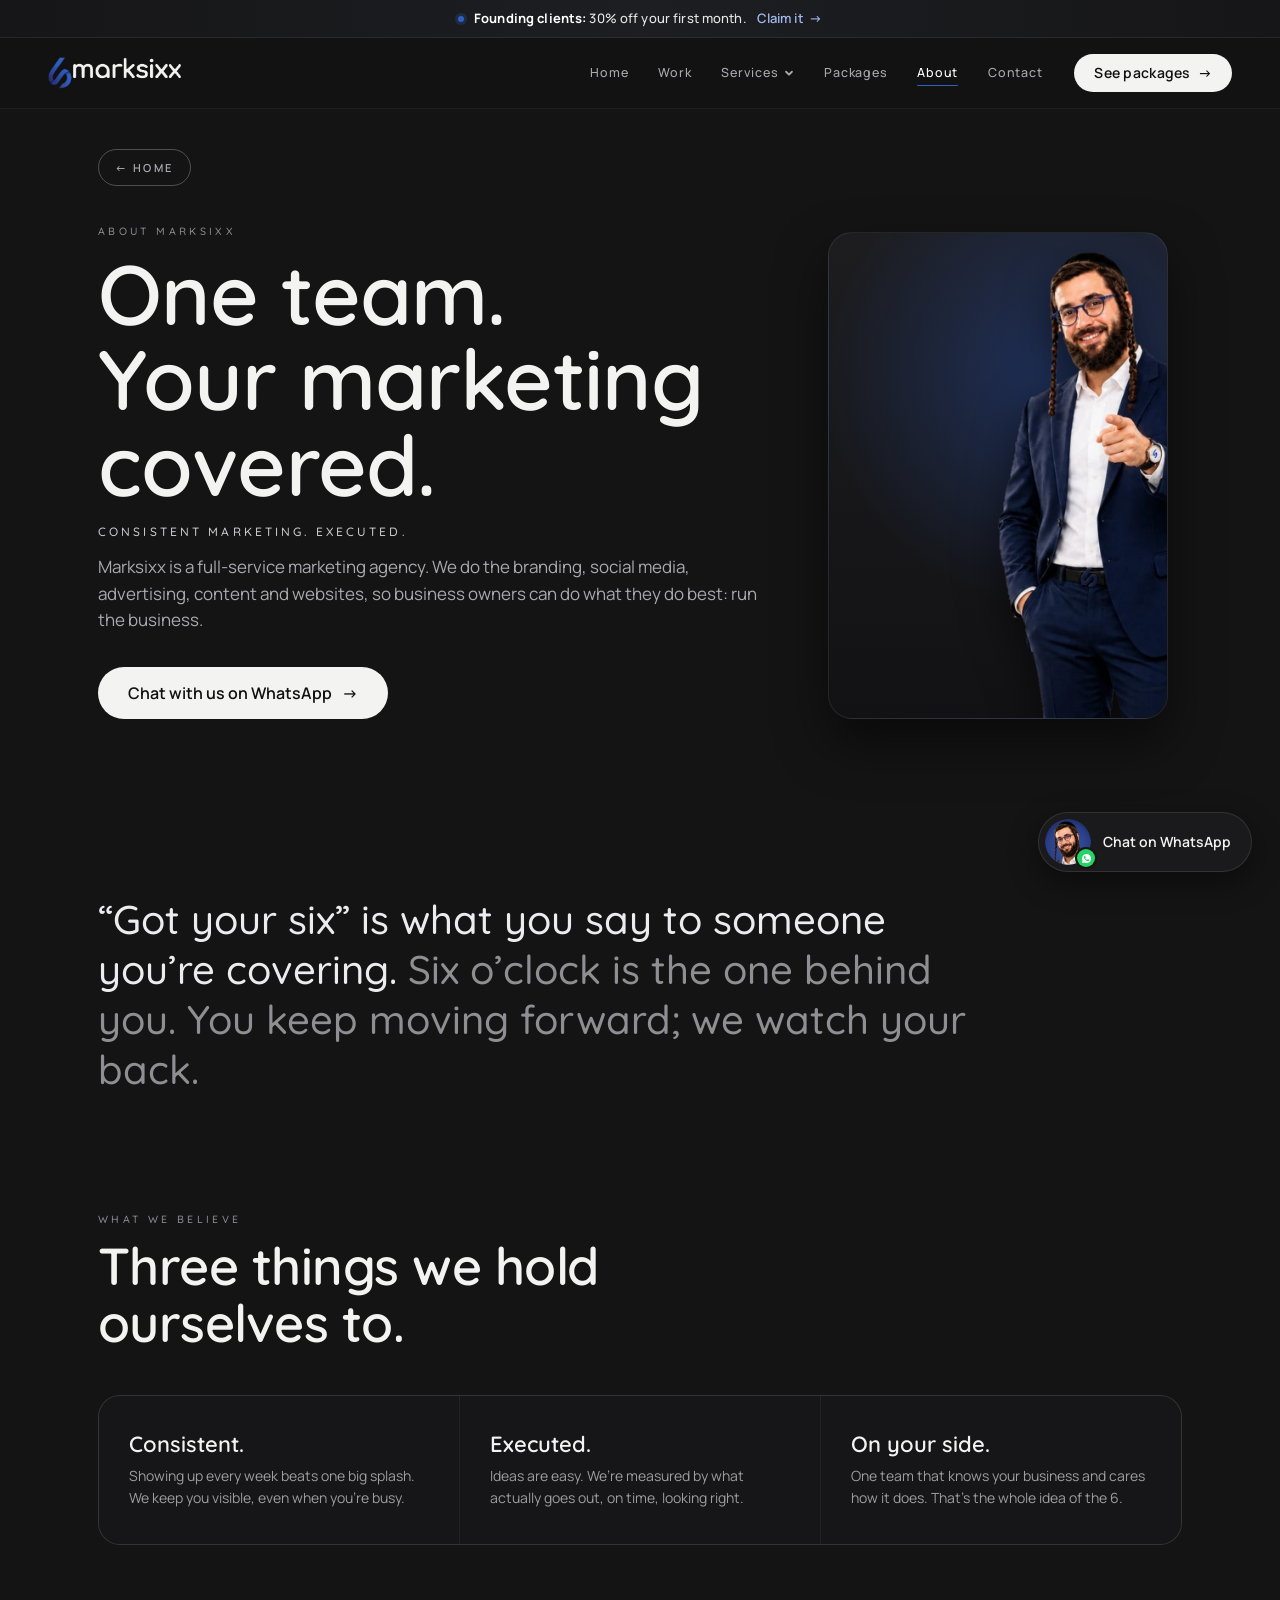
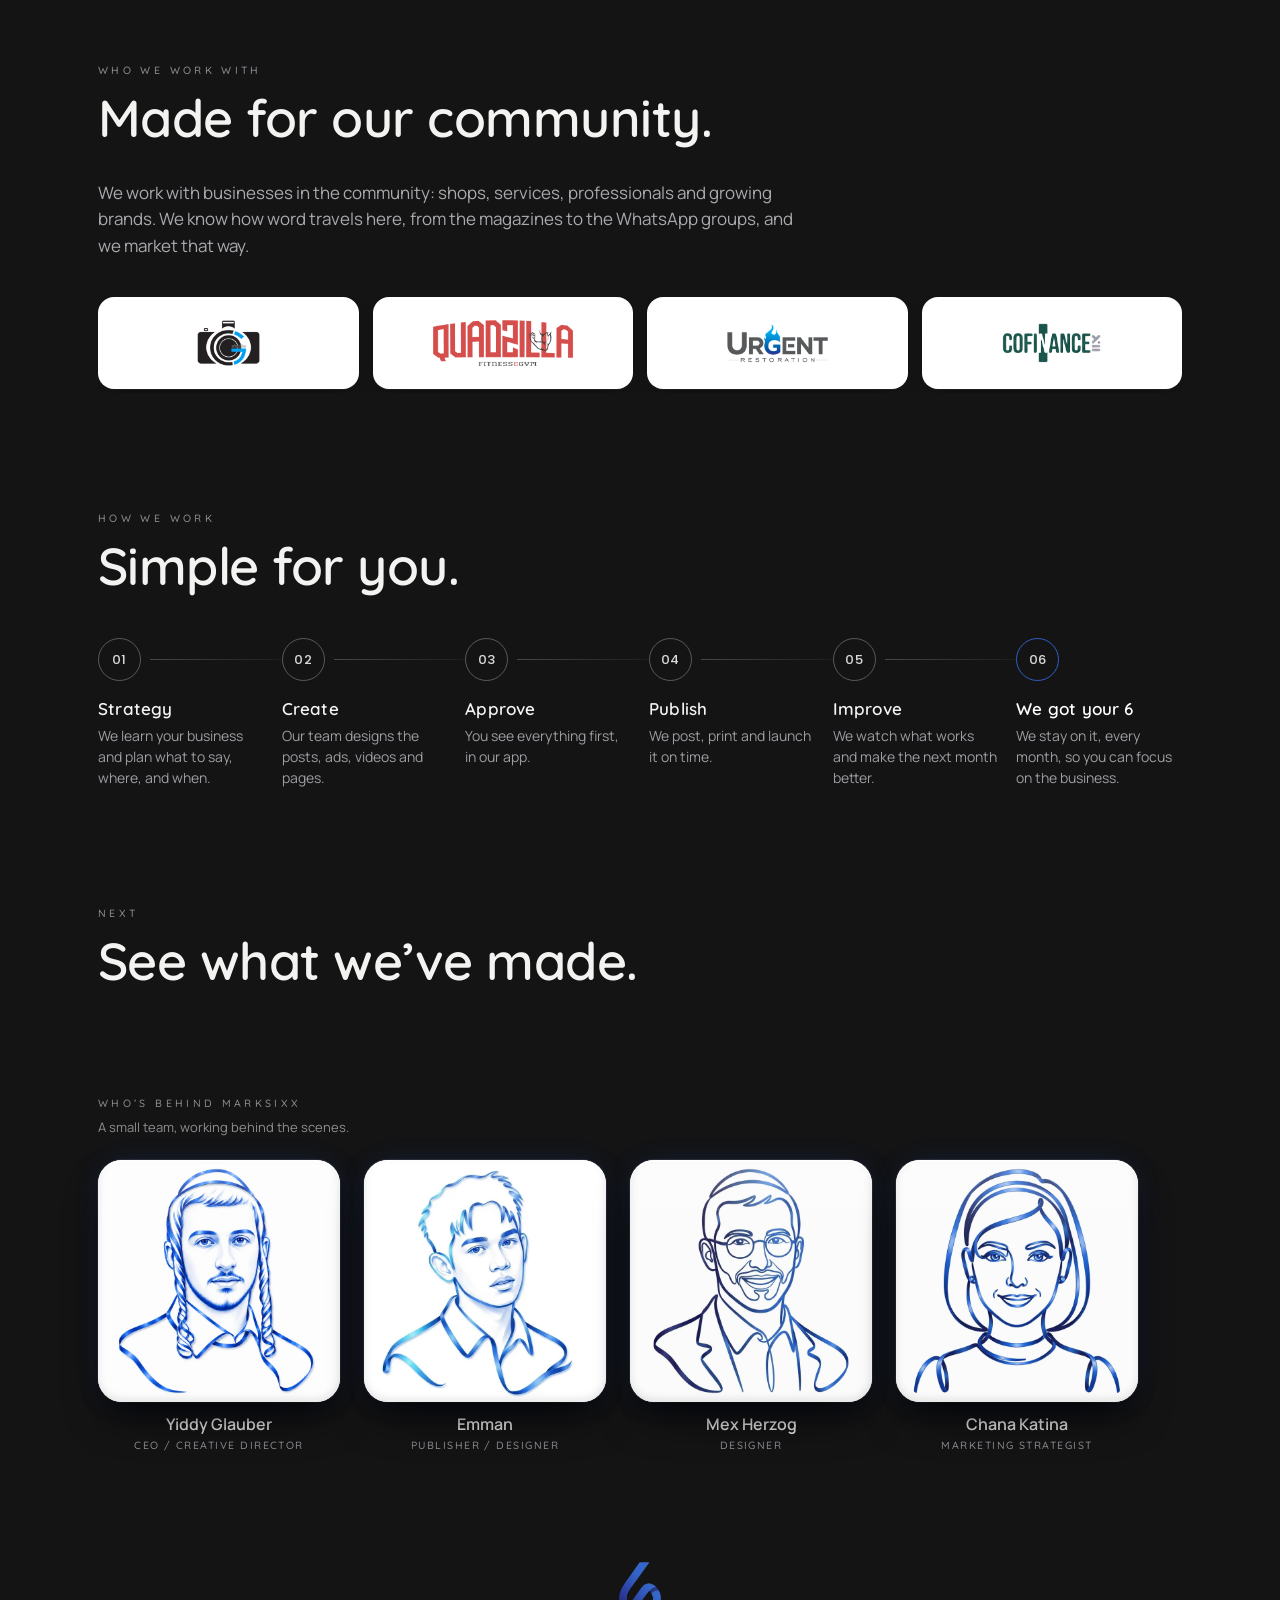
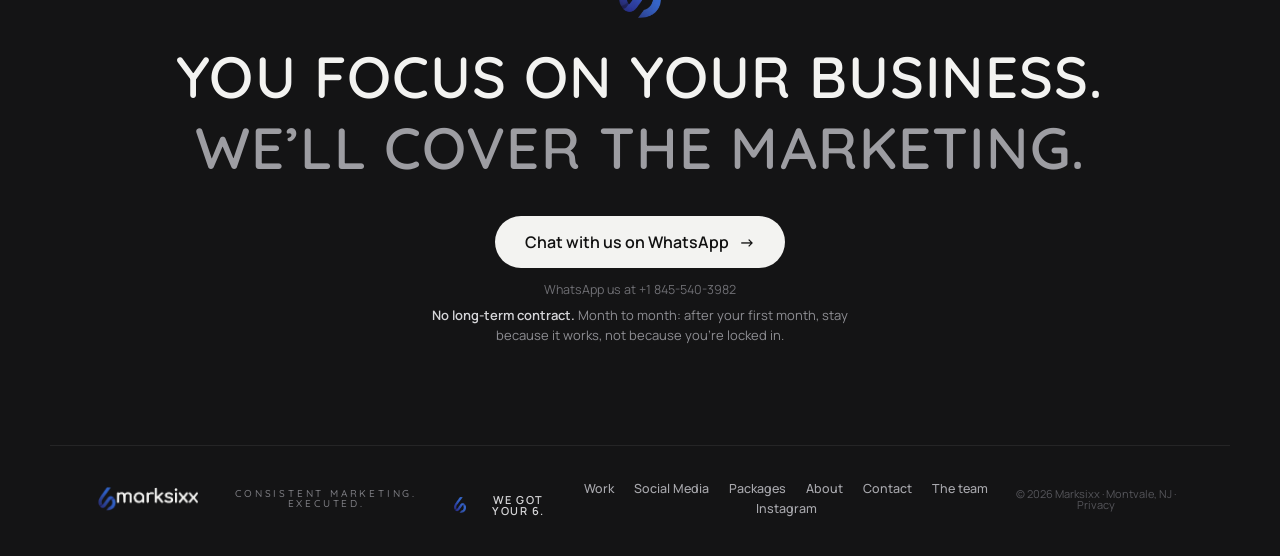
<file: about/index.html>
<!doctype html><html lang="en"><head><meta charset="utf-8"><meta name="viewport" content="width=device-width,initial-scale=1,viewport-fit=cover">
<title>About — Marksixx</title><meta name="description" content="About Marksixx: one team for your whole marketing. Branding, social media, advertising, content and websites. We Got Your 6.">
<meta property="og:title" content="About — Marksixx"><meta property="og:description" content="About Marksixx: one team for your whole marketing. Branding, social media, advertising, content and websites. We Got Your 6."><meta property="og:image" content="https://marksixx.com/assets/og.jpg">
<meta name="theme-color" content="#141415"><link rel="icon" href="/assets/six.png"><link rel="stylesheet" href="/assets/style.css"><link rel="stylesheet" href="/assets/home.css"><link rel="stylesheet" href="/assets/svc.css"><link rel="stylesheet" href="/assets/v5.css"><link rel="stylesheet" href="/assets/v7.css"><link rel="stylesheet" href="/assets/v9.css">
<script>document.documentElement.classList.add('fxjs')</script><link rel="stylesheet" href="/assets/v12.css?v=14"><link rel="stylesheet" href="/assets/wa6.css">
<link rel="stylesheet" href="/assets/nov9b.css?v=1"><link rel="stylesheet" href="/assets/leadpop-v1.css?v=1"><link rel="stylesheet" href="/assets/nov9c.css?v=1">
</head>
<body class="svc-page p-about"><a class="offer-bar" href="/contact/?offer=founding" aria-label="Founding clients: 30% off your first month. Get in touch."><span><b>Founding clients:</b> 30% off your first month.</span><span class="ob-go" aria-hidden="true">Claim it<i>&rarr;</i></span></a>
<div class="page">
<header class="top solid"><a class="logo" href="/" aria-label="Marksixx home"><img class="logo-lockup" src="/assets/logo-lockup.png" alt="marksixx" width="825" height="198"></a>
<nav class="dnav" aria-label="Main"><a href="/">Home</a><a href="/work/">Work</a><div class="dn-dd"><button type="button" class="dn-btn" aria-expanded="false" aria-controls="dnMenu">Services<svg viewBox="0 0 12 12" aria-hidden="true"><path d="M2.5 4.5 6 8l3.5-3.5"/></svg></button><div class="dn-menu" id="dnMenu"><a href="/social-media/">Social Media</a><a href="/branding/">Branding</a><a href="/advertising/">Advertising</a><a href="/content/">Content</a><a href="/websites/">Websites</a><a href="/we-got-your-6/">We Got Your 6</a></div></div><a href="/packages/">Packages</a><a href="/about/">About</a><a href="/contact/">Contact</a></nav><a class="cta" href="/packages/">See packages <span aria-hidden="true">&rarr;</span></a></header>
<main>
<section class="sec sp-hero"><a class="sp-back" href="/">&larr; Home</a><div class="ab-hero"><div><p class="kicker sp-k">About Marksixx</p><h1>One team.<br>Your marketing covered.</h1><p class="sp-short">Consistent Marketing. Executed.</p><p class="lead">Marksixx is a full-service marketing agency. We do the branding, social media, advertising, content and websites, so business owners can do what they do best: run the business.</p><div class="sp-btns2"><a class="big-cta" href="https://wa.me/18455403982?text=Hi%20Marksixx%21%20I%E2%80%99d%20like%20to%20talk%20about%20my%20marketing." target="_blank" rel="noopener">Chat with us on WhatsApp <span aria-hidden="true">&rarr;</span></a></div></div><div class="ab-guy ab-guy6 fx"><img src="/assets/guy-front-6.webp" alt="The Mark Six guy, pointing at you" width="398" height="1100" loading="lazy"></div></div></section><section class="sec"><div class="sec-head fx"><p class="kicker">The name</p></div><p class="quote fx">“Got your six” is what you say to someone you’re covering. <em>Six o’clock is the one behind you. You keep moving forward; we watch your back.</em></p></section><section class="sec "><div class="sec-head fx"><p class="kicker">What we believe</p><h2>Three things we hold ourselves to.</h2></div><div class="vals fx-kids"><div class="val"><h3>Consistent.</h3><p>Showing up every week beats one big splash. We keep you visible, even when you’re busy.</p></div><div class="val"><h3>Executed.</h3><p>Ideas are easy. We’re measured by what actually goes out, on time, looking right.</p></div><div class="val"><h3>On your side.</h3><p>One team that knows your business and cares how it does. That’s the whole idea of the 6.</p></div></div></section><section class="sec "><div class="sec-head fx"><p class="kicker">Who we work with</p><h2>Made for our community.</h2></div><p class="lead fx" style="max-width:720px;margin-top:-10px">We work with businesses in the community: shops, services, professionals and growing brands. We know how word travels here, from the magazines to the WhatsApp groups, and we market that way.</p><div class="bm16" style="margin-top:34px"><ul class="logos logos-color logos9 bm-track"><li><img src="/assets/clients/color/g-studios.png" width="214" height="160" alt="G Studios" loading="eager" decoding="async"></li><li><img src="/assets/clients/color/quadzilla.png" width="453" height="160" alt="Quadzilla Fitness" loading="eager" decoding="async"></li><li><img src="/assets/clients/color/urgent-restoration.png" width="349" height="160" alt="Urgent Restoration" loading="eager" decoding="async"></li><li><img src="/assets/clients/color/cofinance.png" width="349" height="160" alt="CoFinance" loading="eager" decoding="async"></li><li><img src="/assets/clients/color/civiix.png" width="467" height="160" alt="CIVIIX" loading="eager" decoding="async"></li><li><img src="/assets/clients/color/business-seat.png" width="332" height="160" alt="The Business Seat" loading="eager" decoding="async"></li><li><img src="/assets/clients/color/aspect-white.png" width="496" height="160" alt="Aspect Glasswork" loading="eager" decoding="async"></li><li><img src="/assets/clients/color/apex.png" width="469" height="160" alt="Apex Integrated Solutions" loading="eager" decoding="async"></li><li><img src="/assets/clients/color/tecova.png" width="697" height="160" alt="Tecova" loading="eager" decoding="async"></li><li><img src="/assets/clients/color/zalcova.png" width="647" height="160" alt="Zalcova" loading="eager" decoding="async"></li><li aria-hidden="true"><img src="/assets/clients/color/g-studios.png" width="214" height="160" alt="" loading="eager" decoding="async"></li><li aria-hidden="true"><img src="/assets/clients/color/quadzilla.png" width="453" height="160" alt="" loading="eager" decoding="async"></li><li aria-hidden="true"><img src="/assets/clients/color/urgent-restoration.png" width="349" height="160" alt="" loading="eager" decoding="async"></li><li aria-hidden="true"><img src="/assets/clients/color/cofinance.png" width="349" height="160" alt="" loading="eager" decoding="async"></li><li aria-hidden="true"><img src="/assets/clients/color/civiix.png" width="467" height="160" alt="" loading="eager" decoding="async"></li><li aria-hidden="true"><img src="/assets/clients/color/business-seat.png" width="332" height="160" alt="" loading="eager" decoding="async"></li><li aria-hidden="true"><img src="/assets/clients/color/aspect-white.png" width="496" height="160" alt="" loading="eager" decoding="async"></li><li aria-hidden="true"><img src="/assets/clients/color/apex.png" width="469" height="160" alt="" loading="eager" decoding="async"></li><li aria-hidden="true"><img src="/assets/clients/color/tecova.png" width="697" height="160" alt="" loading="eager" decoding="async"></li><li aria-hidden="true"><img src="/assets/clients/color/zalcova.png" width="647" height="160" alt="" loading="eager" decoding="async"></li></ul></div></section><section class="sec "><div class="sec-head fx"><p class="kicker">How we work</p><h2>Simple for you.</h2></div><ol class="steps s6  fx-kids"><li><span class="st-n">01</span><div><h3>Strategy</h3><p>We learn your business and plan what to say, where, and when.</p></div></li><li><span class="st-n">02</span><div><h3>Create</h3><p>Our team designs the posts, ads, videos and pages.</p></div></li><li><span class="st-n">03</span><div><h3>Approve</h3><p>You see everything first, in our app.</p></div></li><li><span class="st-n">04</span><div><h3>Publish</h3><p>We post, print and launch it on time.</p></div></li><li><span class="st-n">05</span><div><h3>Improve</h3><p>We watch what works and make the next month better.</p></div></li><li class="st-six"><span class="st-n">06</span><div><h3>We got your 6</h3><p>We stay on it, every month, so you can focus on the business.</p></div></li></ol></section><section class="sec"><div class="sec-head fx"><p class="kicker">Next</p><h2>See what we’ve made.</h2></div><nav class="sp-more fx"><a href="/work/">Our work</a><a href="/we-got-your-6/">We Got Your 6</a><a href="/packages/">Packages</a><a href="/contact/">Contact</a></nav></section><section class="sec sec-team" id="team" aria-labelledby="team-h"><div class="sec-head fx"><p class="kicker" id="team-h">Who’s behind Marksixx</p><p class="tm-intro">A small team, working behind the scenes.</p></div><ul class="tm-list tm12-grid fx-kids"><li class="tm tm12"><div class="tm-ph"><picture><source srcset="/assets/team/yiddy-glauber-v14.webp" type="image/webp"><img src="/assets/team/yiddy-glauber-v14.jpg" alt="Yiddy Glauber" width="720" height="720" loading="lazy" decoding="async"></picture></div><p class="tm-n">Yiddy Glauber</p><p class="tm-r">CEO / Creative Director</p></li><li class="tm tm12"><div class="tm-ph"><picture><source srcset="/assets/team/emman-v15b.webp" type="image/webp"><img src="/assets/team/emman-v15b.jpg" alt="Emman" width="720" height="720" loading="lazy" decoding="async"></picture></div><p class="tm-n">Emman</p><p class="tm-r">Publisher / Designer</p></li><li class="tm tm12"><div class="tm-ph"><picture><source srcset="/assets/team/mex-herzog-v15b.webp" type="image/webp"><img src="/assets/team/mex-herzog-v15b.jpg" alt="Mex Herzog (illustration)" width="720" height="720" loading="lazy" decoding="async"></picture></div><p class="tm-n">Mex Herzog</p><p class="tm-r">Designer</p></li><li class="tm tm12"><div class="tm-ph"><picture><source srcset="/assets/team/chana-v15b.webp" type="image/webp"><img src="/assets/team/chana-v15b.jpg" alt="Chana Katina (illustration)" width="720" height="720" loading="lazy" decoding="async"></picture></div><p class="tm-n">Chana Katina</p><p class="tm-r">Marketing Strategist</p></li></ul></section>
<section class="sec sec-cta"><img class="cta-6 fx" src="/assets/six.png" alt="" width="301" height="400" loading="lazy"><h2 class="fx"><span>You focus on your business.</span><span>We’ll cover the marketing.</span></h2>
<a class="big-cta fx" href="https://wa.me/18455403982?text=Hi%20Marksixx%21%20I%E2%80%99d%20like%20to%20talk%20about%20my%20marketing." target="_blank" rel="noopener">Chat with us on WhatsApp <span aria-hidden="true">&rarr;</span></a>
<p class="cta-sub">WhatsApp us at +1 845-540-3982</p><p class="cta-promise"><b>No long-term contract.</b> Month to month: after your first month, stay because it works, not because you’re locked in.</p></section>
<footer class="foot"><img class="foot-logo" src="/assets/logo-lockup.png" alt="marksixx" width="825" height="198" loading="lazy"><p class="foot-slogan">Consistent Marketing. Executed.</p><p class="foot-six"><img src="/assets/six.png" alt="" width="301" height="400" loading="lazy">We got your 6.</p><nav class="foot-nav" aria-label="Footer"><a href="/work/">Work</a><a href="/social-media/">Social Media</a><a href="/packages/">Packages</a><a href="/about/">About</a><a href="/contact/">Contact</a><a href="/about/#team">The team</a><a href="https://www.instagram.com/mark6.x/" target="_blank" rel="noopener">Instagram</a></nav><p class="foot-c">© 2026 Marksixx · Montvale, NJ · <a href="/privacy/">Privacy</a></p></footer>
</main>
<nav class="tabbar" aria-label="Main"><a href="/"><svg viewBox="0 0 24 24"><path d="M3.5 10.5 12 4l8.5 6.5V20a.5.5 0 0 1-.5.5h-5v-6h-6v6H4a.5.5 0 0 1-.5-.5z"/></svg><span>Home</span></a><a href="/work/"><svg viewBox="0 0 24 24"><rect x="3.5" y="5" width="17" height="14" rx="1.5"/><path d="m3.5 16 5-5 4 4 3-3 5 5"/><circle cx="15.5" cy="9" r="1.3"/></svg><span>Work</span></a><a href="/packages/"><svg viewBox="0 0 24 24"><path d="M12 3.5 20 7.5v9L12 20.5 4 16.5v-9z"/><path d="m4 7.5 8 4 8-4M12 11.5v9"/></svg><span>Packages</span></a><a href="/social-media/"><svg viewBox="0 0 24 24"><rect x="3.5" y="3.5" width="17" height="17" rx="5"/><circle cx="12" cy="12" r="3.9"/><circle cx="17.2" cy="6.8" r=".5"/></svg><span>Social</span></a><a href="/contact/"><svg viewBox="0 0 24 24"><path d="M20 12a8 8 0 0 1-11.8 7l-4.2 1.1 1.1-4A8 8 0 1 1 20 12z"/></svg><span>Contact</span></a></nav>
</div>
<div class="lb" id="lb" hidden><button type="button" class="lb-x" aria-label="Close"><svg viewBox="0 0 24 24"><path d="M6 6l12 12M18 6 6 18"/></svg></button><img id="lbImg" alt=""><p id="lbCap"></p></div>
<script src="/assets/svc.js" defer></script><script src="/assets/v5.js" defer></script><script src="/assets/v9.js" defer></script><a class="wa6" href="https://wa.me/18455403982?text=Hi%20Marksixx%21%20I%E2%80%99d%20like%20to%20talk%20about%20my%20marketing." target="_blank" rel="noopener" aria-label="Chat with Marksixx on WhatsApp"><img src="/assets/wa6-guy.webp" alt="" width="132" height="132"><span class="wa6-b"><svg viewBox="0 0 24 24" aria-hidden="true"><path d="M12.04 2C6.58 2 2.13 6.45 2.13 11.91c0 1.75.46 3.45 1.32 4.95L2.05 22l5.25-1.38a9.9 9.9 0 0 0 4.74 1.21h.01c5.46 0 9.91-4.45 9.91-9.91A9.85 9.85 0 0 0 12.04 2zm5.8 14.13c-.24.69-1.42 1.32-1.96 1.37-.5.05-1.13.07-1.83-.11-.42-.13-.96-.31-1.65-.61-2.9-1.25-4.79-4.17-4.94-4.36-.14-.2-1.18-1.57-1.18-3 0-1.42.75-2.12 1.01-2.41.27-.29.58-.36.78-.36h.56c.18.01.42-.07.66.5.24.58.83 2.01.9 2.15.07.15.12.32.02.51-.1.2-.15.32-.29.49-.15.17-.31.38-.44.51-.15.15-.3.3-.13.6.17.29.76 1.25 1.63 2.03 1.12 1 2.07 1.31 2.36 1.46.29.15.46.12.63-.07.17-.2.73-.85.92-1.14.2-.29.39-.24.66-.15.27.1 1.71.81 2 .96.29.15.49.22.56.34.07.12.07.71-.17 1.39z"/></svg></span><span class="wa6-t">Chat on WhatsApp</span></a>
<script src="/assets/nov9b.js?v=1" defer></script><script src="/assets/wa6.js" defer></script>
<script src="/assets/leadpop-v2.js?v=1" defer></script><script src="/assets/nov9c.js?v=1" defer></script>
</body></html>
</file>
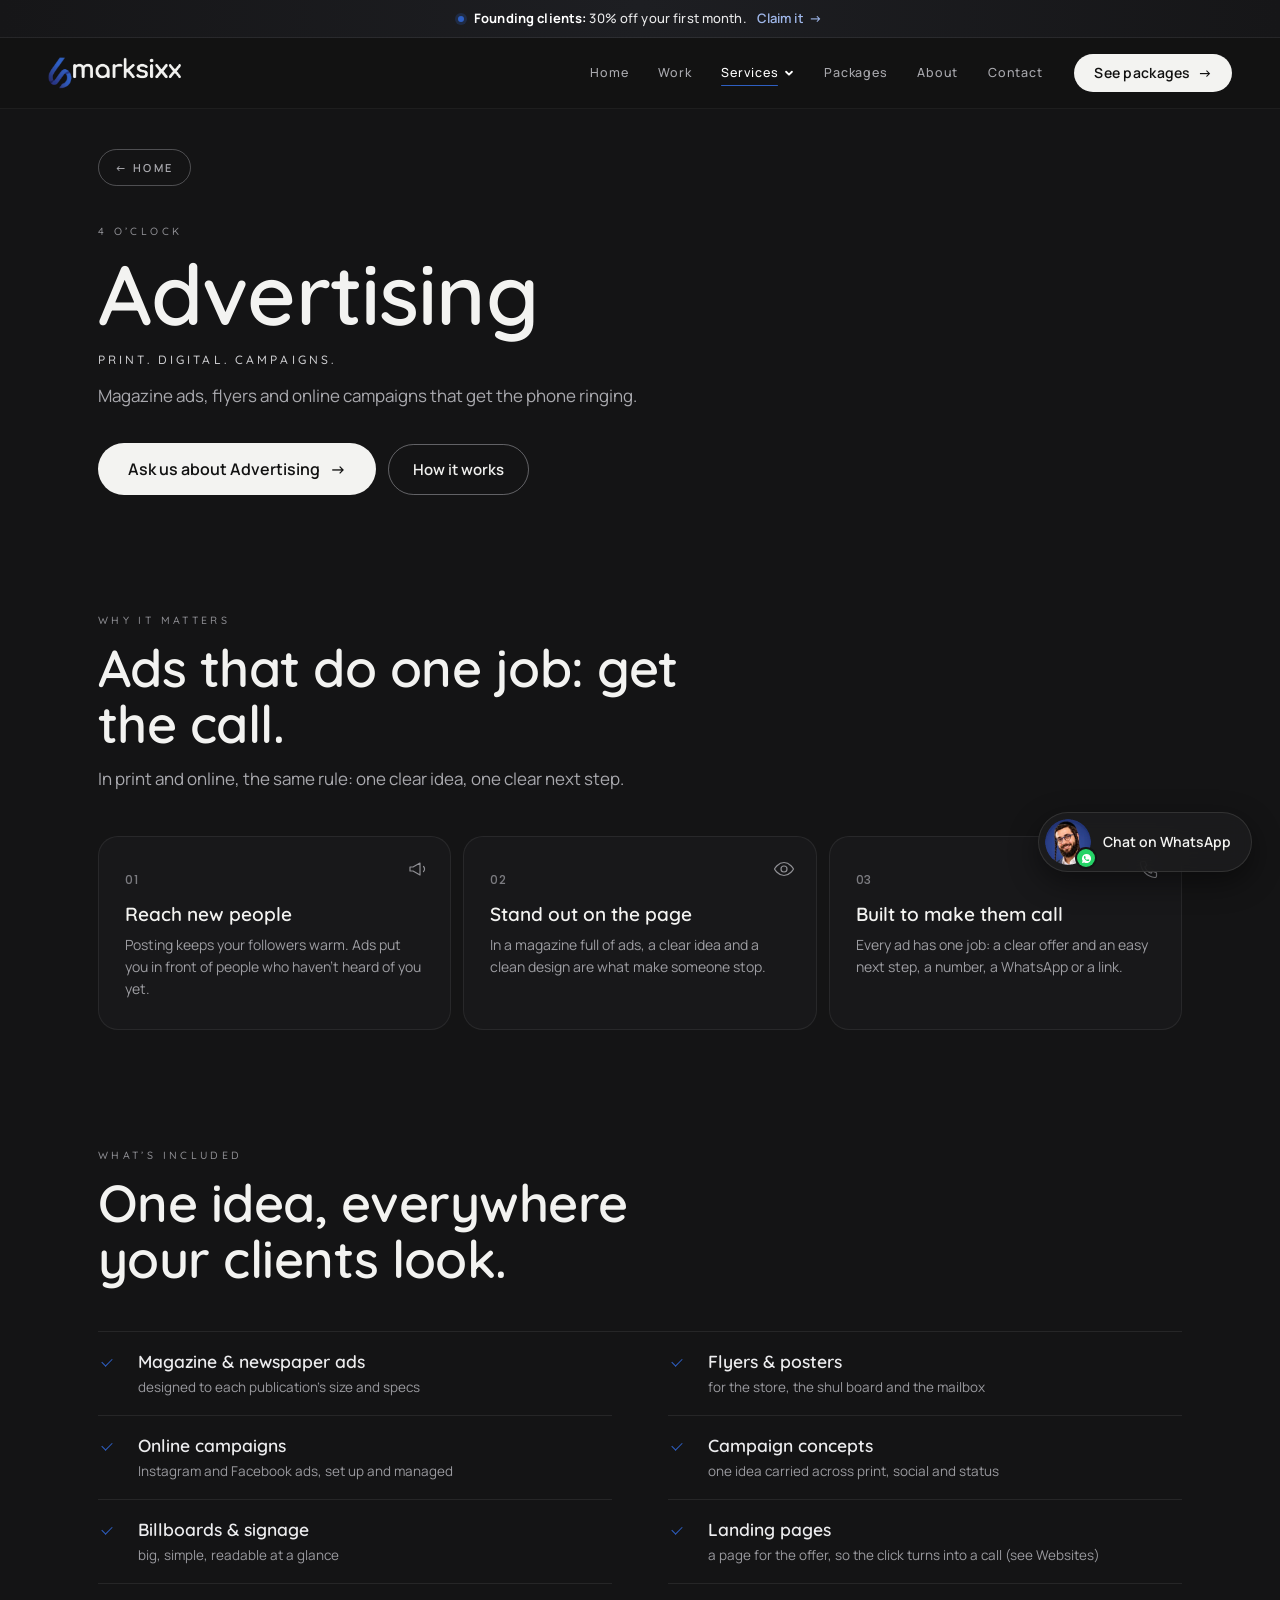
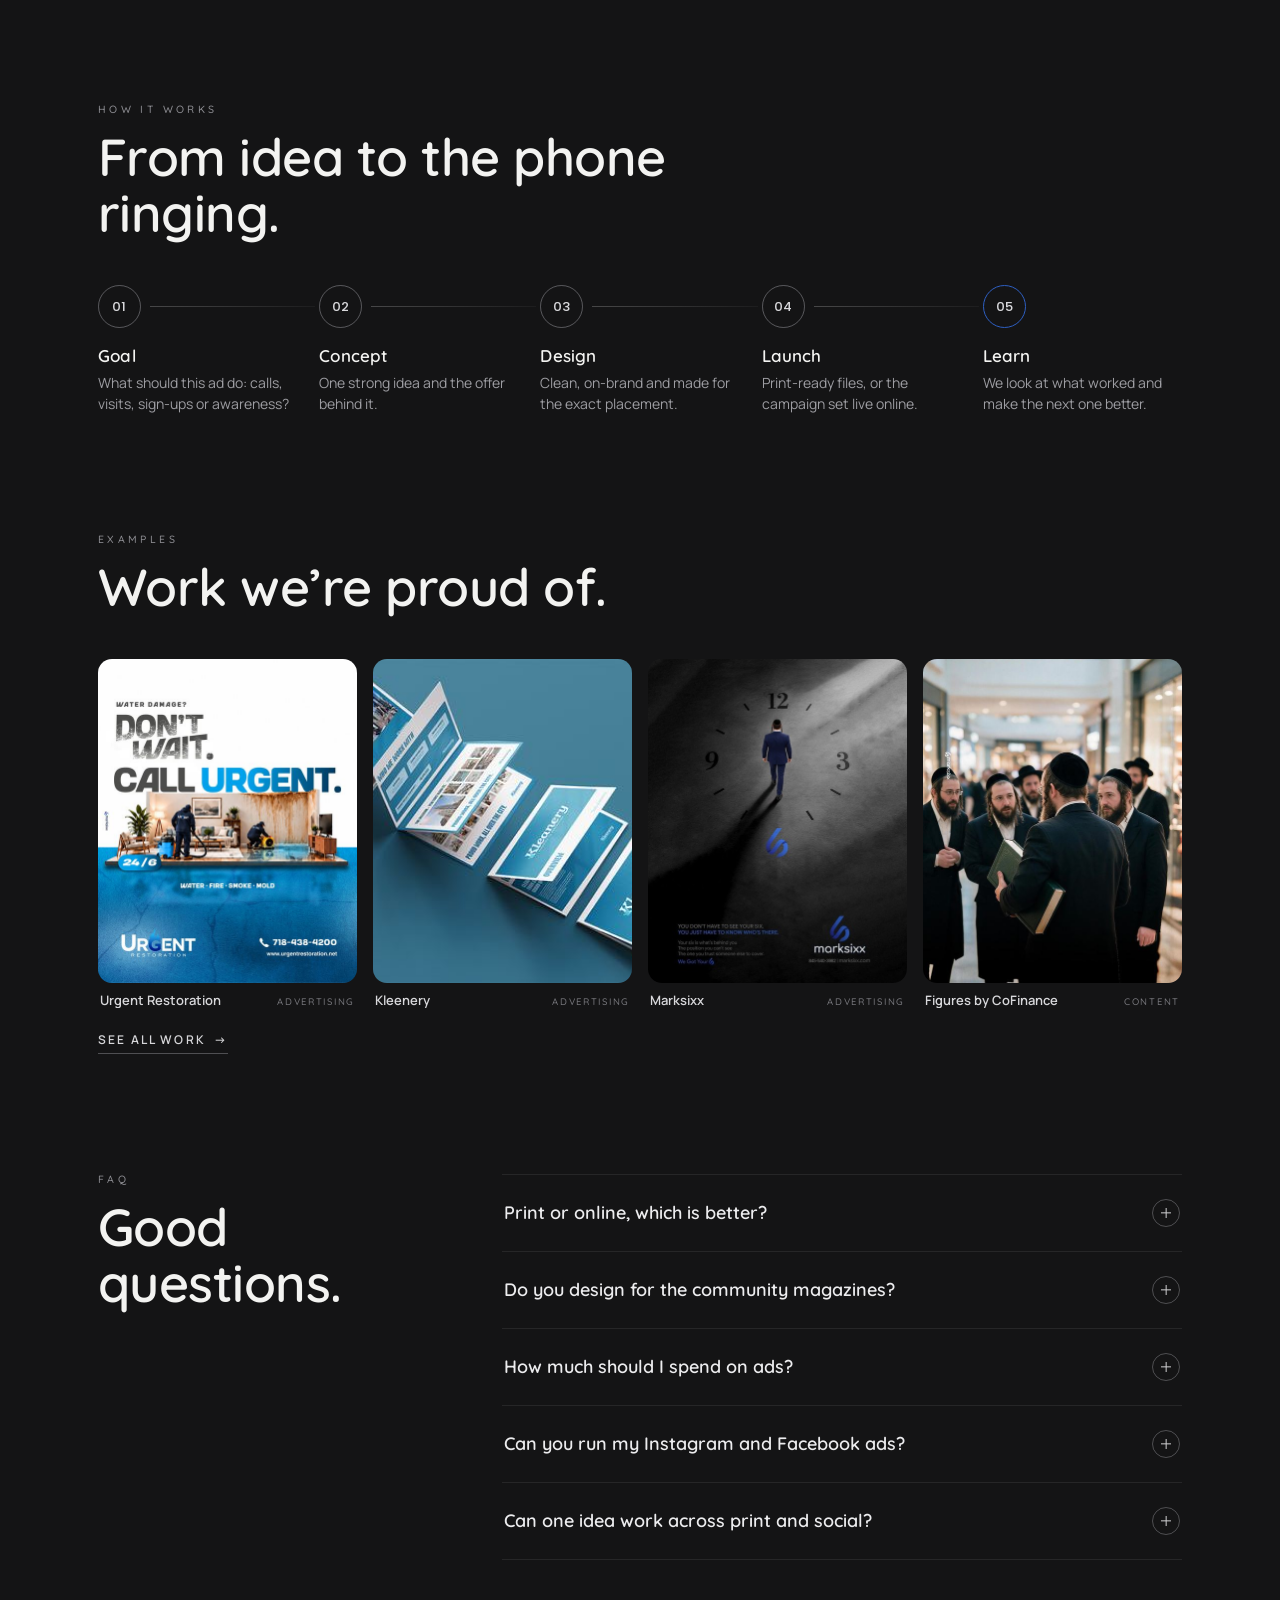
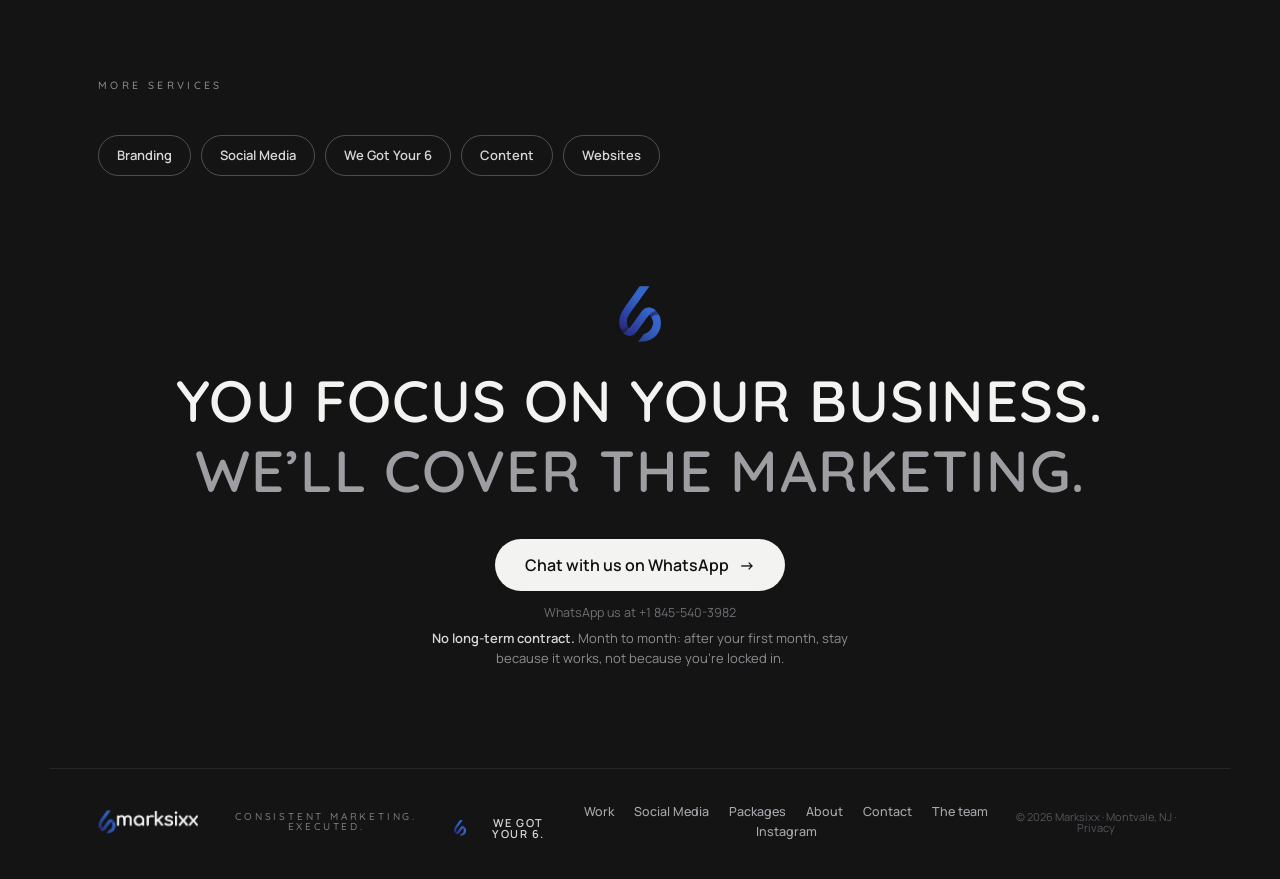
<file: advertising/index.html>
<!doctype html><html lang="en"><head><meta charset="utf-8"><meta name="viewport" content="width=device-width,initial-scale=1,viewport-fit=cover">
<title>Advertising — Marksixx</title><meta name="description" content="Advertising by Marksixx. Magazine ads, flyers and online campaigns that get the phone ringing.">
<meta property="og:title" content="Advertising — Marksixx"><meta property="og:description" content="Advertising by Marksixx. Magazine ads, flyers and online campaigns that get the phone ringing."><meta property="og:image" content="https://marksixx.com/assets/og.jpg">
<meta name="theme-color" content="#141415"><link rel="icon" href="/assets/six.png"><link rel="stylesheet" href="/assets/style.css"><link rel="stylesheet" href="/assets/home.css"><link rel="stylesheet" href="/assets/svc.css"><link rel="stylesheet" href="/assets/v5.css"><link rel="stylesheet" href="/assets/v7.css"><link rel="stylesheet" href="/assets/v9.css">
<script>document.documentElement.classList.add('fxjs')</script><link rel="stylesheet" href="/assets/wa6.css"><link rel="stylesheet" href="/assets/leadpop-v1.css?v=1"><link rel="stylesheet" href="/assets/nov9c.css?v=1">
</head>
<body class="svc-page p-advertising"><a class="offer-bar" href="/contact/?offer=founding" aria-label="Founding clients: 30% off your first month. Get in touch."><span><b>Founding clients:</b> 30% off your first month.</span><span class="ob-go" aria-hidden="true">Claim it<i>&rarr;</i></span></a>
<div class="page">
<header class="top solid"><a class="logo" href="/" aria-label="Marksixx home"><img class="logo-lockup" src="/assets/logo-lockup.png" alt="marksixx" width="825" height="198"></a>
<nav class="dnav" aria-label="Main"><a href="/">Home</a><a href="/work/">Work</a><div class="dn-dd"><button type="button" class="dn-btn" aria-expanded="false" aria-controls="dnMenu">Services<svg viewBox="0 0 12 12" aria-hidden="true"><path d="M2.5 4.5 6 8l3.5-3.5"/></svg></button><div class="dn-menu" id="dnMenu"><a href="/social-media/">Social Media</a><a href="/branding/">Branding</a><a href="/advertising/">Advertising</a><a href="/content/">Content</a><a href="/websites/">Websites</a><a href="/we-got-your-6/">We Got Your 6</a></div></div><a href="/packages/">Packages</a><a href="/about/">About</a><a href="/contact/">Contact</a></nav><a class="cta" href="/packages/">See packages <span aria-hidden="true">&rarr;</span></a></header>
<main>
<section class="sec sp-hero"><a class="sp-back" href="/">&larr; Home</a><div><p class="kicker sp-k">4 o’clock</p><h1>Advertising</h1><p class="sp-short">Print. Digital. Campaigns.</p><p class="lead">Magazine ads, flyers and online campaigns that get the phone ringing.</p><div class="sp-btns2"><a class="big-cta" href="https://wa.me/18455403982?text=Hi%20Marksixx%21%20I%E2%80%99d%20like%20to%20hear%20about%20Advertising." target="_blank" rel="noopener">Ask us about Advertising <span aria-hidden="true">&rarr;</span></a><a class="ghost" href="#how">How it works</a></div></div></section><section class="sec "><div class="sec-head fx"><p class="kicker">Why it matters</p><h2>Ads that do one job: get the call.</h2><p class="lead">In print and online, the same rule: one clear idea, one clear next step.</p></div><div class="cards c3 fx-kids"><article class="card"><svg viewBox="0 0 24 24" class=ci aria-hidden="true"><path d="M4 10v4h3l7 4V6L7 10z"/><path d="M17.5 9.5a3.5 3.5 0 0 1 0 5"/></svg><span class="c-n">01</span><h3>Reach new people</h3><p>Posting keeps your followers warm. Ads put you in front of people who haven’t heard of you yet.</p></article><article class="card"><svg viewBox="0 0 24 24" class=ci aria-hidden="true"><path d="M2.5 12S6 5.5 12 5.5 21.5 12 21.5 12 18 18.5 12 18.5 2.5 12 2.5 12z"/><circle cx="12" cy="12" r="3"/></svg><span class="c-n">02</span><h3>Stand out on the page</h3><p>In a magazine full of ads, a clear idea and a clean design are what make someone stop.</p></article><article class="card"><svg viewBox="0 0 24 24" class=ci aria-hidden="true"><path d="M5 4.5h3.2l1.6 4-2 1.3a10 10 0 0 0 6.4 6.4l1.3-2 4 1.6v3.2a1.5 1.5 0 0 1-1.6 1.5A16 16 0 0 1 3.5 6.1 1.5 1.5 0 0 1 5 4.5z"/></svg><span class="c-n">03</span><h3>Built to make them call</h3><p>Every ad has one job: a clear offer and an easy next step, a number, a WhatsApp or a link.</p></article></div></section><section class="sec "><div class="sec-head fx"><p class="kicker">What’s included</p><h2>One idea, everywhere your clients look.</h2></div><ul class="inc fx-kids"><li><strong>Magazine &amp; newspaper ads</strong><span>designed to each publication’s size and specs</span></li><li><strong>Flyers &amp; posters</strong><span>for the store, the shul board and the mailbox</span></li><li><strong>Online campaigns</strong><span>Instagram and Facebook ads, set up and managed</span></li><li><strong>Campaign concepts</strong><span>one idea carried across print, social and status</span></li><li><strong>Billboards &amp; signage</strong><span>big, simple, readable at a glance</span></li><li><strong>Landing pages</strong><span>a page for the offer, so the click turns into a call (see Websites)</span></li></ul></section><section class="sec " id="how"><div class="sec-head fx"><p class="kicker">How it works</p><h2>From idea to the phone ringing.</h2></div><ol class="steps  fx-kids"><li><span class="st-n">01</span><div><h3>Goal</h3><p>What should this ad do: calls, visits, sign-ups or awareness?</p></div></li><li><span class="st-n">02</span><div><h3>Concept</h3><p>One strong idea and the offer behind it.</p></div></li><li><span class="st-n">03</span><div><h3>Design</h3><p>Clean, on-brand and made for the exact placement.</p></div></li><li><span class="st-n">04</span><div><h3>Launch</h3><p>Print-ready files, or the campaign set live online.</p></div></li><li><span class="st-n">05</span><div><h3>Learn</h3><p>We look at what worked and make the next one better.</p></div></li></ol></section><section class="sec "><div class="sec-head fx"><p class="kicker">Examples</p><h2>Work we’re proud of.</h2></div><div class="work-grid sp-grid g9c g9c-4"><figure class="w w-tall" data-c="Advertising"><button type="button" class="w-btn" data-full="/assets/work9/urgent-ads-01.jpg" data-cap="Urgent Restoration — Water &amp; fire damage ad"><img src="/assets/work9/urgent-ads-01-sm.jpg" srcset="/assets/work9/urgent-ads-01-sm.jpg 520w, /assets/work9/urgent-ads-01.jpg 960w" sizes="(min-width:1300px) 280px, (min-width:900px) 33vw, 50vw" alt="Urgent Restoration: Water &amp; fire damage ad" width="960" height="1200" loading="lazy" decoding="async"></button><figcaption><span>Urgent Restoration</span><em>Advertising</em></figcaption></figure><figure class="w w-sq" data-c="Advertising"><button type="button" class="w-btn" data-full="/assets/work9/kleenery-flyer.jpg" data-cap="Kleenery — Folded flyer"><img src="/assets/work9/kleenery-flyer-sm.jpg" srcset="/assets/work9/kleenery-flyer-sm.jpg 520w, /assets/work9/kleenery-flyer.jpg 1200w" sizes="(min-width:1300px) 280px, (min-width:900px) 33vw, 50vw" alt="Kleenery: folded flyer" width="1200" height="718" loading="lazy" decoding="async"></button><figcaption><span>Kleenery</span><em>Advertising</em></figcaption></figure><figure class="w w-tall" data-c="Advertising"><button type="button" class="w-btn" data-full="/assets/work9/clock-ad-01-v15c.jpg" data-cap="Marksixx — Clock ad"><img src="/assets/work9/clock-ad-01-v15c-sm.jpg" srcset="/assets/work9/clock-ad-01-v15c-sm.jpg 520w, /assets/work9/clock-ad-01-v15c.jpg 927w" sizes="(min-width:1300px) 280px, (min-width:900px) 33vw, 50vw" alt="Marksixx: Clock ad" width="927" height="1200" loading="lazy" decoding="async"></button><figcaption><span>Marksixx</span><em>Advertising</em></figcaption></figure><figure class="w w-tall" data-c="Content"><button type="button" class="w-btn" data-full="/assets/work9/figures-01.jpg" data-cap="Figures by CoFinance — Figures campaign"><img src="/assets/work9/figures-01-sm.jpg" srcset="/assets/work9/figures-01-sm.jpg 520w, /assets/work9/figures-01.jpg 675w" sizes="(min-width:1300px) 280px, (min-width:900px) 33vw, 50vw" alt="Figures by CoFinance: Figures campaign" width="675" height="1200" loading="lazy" decoding="async"></button><figcaption><span>Figures by CoFinance</span><em>Content</em></figcaption></figure></div><a class="v5-link" href="/work/#advertising">See all work <span>&rarr;</span></a></section><section class="sec" id="faq"><div class="faq-wrap"><div class="sec-head fx"><p class="kicker">FAQ</p><h2>Good questions.</h2></div><div class="faq fx-kids"><details><summary>Print or online, which is better?<i aria-hidden="true"></i></summary><div class="a"><p>In our community, often both. Print and WhatsApp reach people who aren’t scrolling Instagram; online ads reach people who are. We’ll suggest the mix for your goal.</p></div></details><details><summary>Do you design for the community magazines?<i aria-hidden="true"></i></summary><div class="a"><p>Yes. We design to each magazine’s exact size and specs and send print-ready files.</p></div></details><details><summary>How much should I spend on ads?<i aria-hidden="true"></i></summary><div class="a"><p>That’s your call, and it depends on the goal. We’ll recommend a sensible starting point and show you what it did.</p></div></details><details><summary>Can you run my Instagram and Facebook ads?<i aria-hidden="true"></i></summary><div class="a"><p>Yes. We set up the campaign, the audience and the creative, and keep an eye on it.</p></div></details><details><summary>Can one idea work across print and social?<i aria-hidden="true"></i></summary><div class="a"><p>That’s the best way to do it. One campaign, adapted for the magazine, the feed, the story and the status.</p></div></details></div></div></section><section class="sec"><div class="sec-head"><p class="kicker">More services</p></div><nav class="sp-more"><a href="/branding/">Branding</a><a href="/social-media/">Social Media</a><a href="/we-got-your-6/">We Got Your 6</a><a href="/content/">Content</a><a href="/websites/">Websites</a></nav></section>
<section class="sec sec-cta"><img class="cta-6 fx" src="/assets/six.png" alt="" width="301" height="400" loading="lazy"><h2 class="fx"><span>You focus on your business.</span><span>We’ll cover the marketing.</span></h2>
<a class="big-cta fx" href="https://wa.me/18455403982?text=Hi%20Marksixx%21%20I%E2%80%99d%20like%20to%20talk%20about%20my%20marketing." target="_blank" rel="noopener">Chat with us on WhatsApp <span aria-hidden="true">&rarr;</span></a>
<p class="cta-sub">WhatsApp us at +1 845-540-3982</p><p class="cta-promise"><b>No long-term contract.</b> Month to month: after your first month, stay because it works, not because you’re locked in.</p></section>
<footer class="foot"><img class="foot-logo" src="/assets/logo-lockup.png" alt="marksixx" width="825" height="198" loading="lazy"><p class="foot-slogan">Consistent Marketing. Executed.</p><p class="foot-six"><img src="/assets/six.png" alt="" width="301" height="400" loading="lazy">We got your 6.</p><nav class="foot-nav" aria-label="Footer"><a href="/work/">Work</a><a href="/social-media/">Social Media</a><a href="/packages/">Packages</a><a href="/about/">About</a><a href="/contact/">Contact</a><a href="/about/#team">The team</a><a href="https://www.instagram.com/mark6.x/" target="_blank" rel="noopener">Instagram</a></nav><p class="foot-c">© 2026 Marksixx · Montvale, NJ · <a href="/privacy/">Privacy</a></p></footer>
</main>
<nav class="tabbar" aria-label="Main"><a href="/"><svg viewBox="0 0 24 24"><path d="M3.5 10.5 12 4l8.5 6.5V20a.5.5 0 0 1-.5.5h-5v-6h-6v6H4a.5.5 0 0 1-.5-.5z"/></svg><span>Home</span></a><a href="/work/"><svg viewBox="0 0 24 24"><rect x="3.5" y="5" width="17" height="14" rx="1.5"/><path d="m3.5 16 5-5 4 4 3-3 5 5"/><circle cx="15.5" cy="9" r="1.3"/></svg><span>Work</span></a><a href="/packages/"><svg viewBox="0 0 24 24"><path d="M12 3.5 20 7.5v9L12 20.5 4 16.5v-9z"/><path d="m4 7.5 8 4 8-4M12 11.5v9"/></svg><span>Packages</span></a><a href="/social-media/"><svg viewBox="0 0 24 24"><rect x="3.5" y="3.5" width="17" height="17" rx="5"/><circle cx="12" cy="12" r="3.9"/><circle cx="17.2" cy="6.8" r=".5"/></svg><span>Social</span></a><a href="/contact/"><svg viewBox="0 0 24 24"><path d="M20 12a8 8 0 0 1-11.8 7l-4.2 1.1 1.1-4A8 8 0 1 1 20 12z"/></svg><span>Contact</span></a></nav>
</div>
<div class="lb" id="lb" hidden><button type="button" class="lb-x" aria-label="Close"><svg viewBox="0 0 24 24"><path d="M6 6l12 12M18 6 6 18"/></svg></button><img id="lbImg" alt=""><p id="lbCap"></p></div>
<script src="/assets/svc.js" defer></script><script src="/assets/v5.js" defer></script><script src="/assets/v9.js" defer></script><a class="wa6" href="https://wa.me/18455403982?text=Hi%20Marksixx%21%20I%E2%80%99d%20like%20to%20talk%20about%20my%20marketing." target="_blank" rel="noopener" aria-label="Chat with Marksixx on WhatsApp"><img src="/assets/wa6-guy.webp" alt="" width="132" height="132"><span class="wa6-b"><svg viewBox="0 0 24 24" aria-hidden="true"><path d="M12.04 2C6.58 2 2.13 6.45 2.13 11.91c0 1.75.46 3.45 1.32 4.95L2.05 22l5.25-1.38a9.9 9.9 0 0 0 4.74 1.21h.01c5.46 0 9.91-4.45 9.91-9.91A9.85 9.85 0 0 0 12.04 2zm5.8 14.13c-.24.69-1.42 1.32-1.96 1.37-.5.05-1.13.07-1.83-.11-.42-.13-.96-.31-1.65-.61-2.9-1.25-4.79-4.17-4.94-4.36-.14-.2-1.18-1.57-1.18-3 0-1.42.75-2.12 1.01-2.41.27-.29.58-.36.78-.36h.56c.18.01.42-.07.66.5.24.58.83 2.01.9 2.15.07.15.12.32.02.51-.1.2-.15.32-.29.49-.15.17-.31.38-.44.51-.15.15-.3.3-.13.6.17.29.76 1.25 1.63 2.03 1.12 1 2.07 1.31 2.36 1.46.29.15.46.12.63-.07.17-.2.73-.85.92-1.14.2-.29.39-.24.66-.15.27.1 1.71.81 2 .96.29.15.49.22.56.34.07.12.07.71-.17 1.39z"/></svg></span><span class="wa6-t">Chat on WhatsApp</span></a>
<script src="/assets/wa6.js" defer></script>
<script src="/assets/leadpop-v2.js?v=1" defer></script><script src="/assets/nov9c.js?v=1" defer></script>
</body></html>
</file>
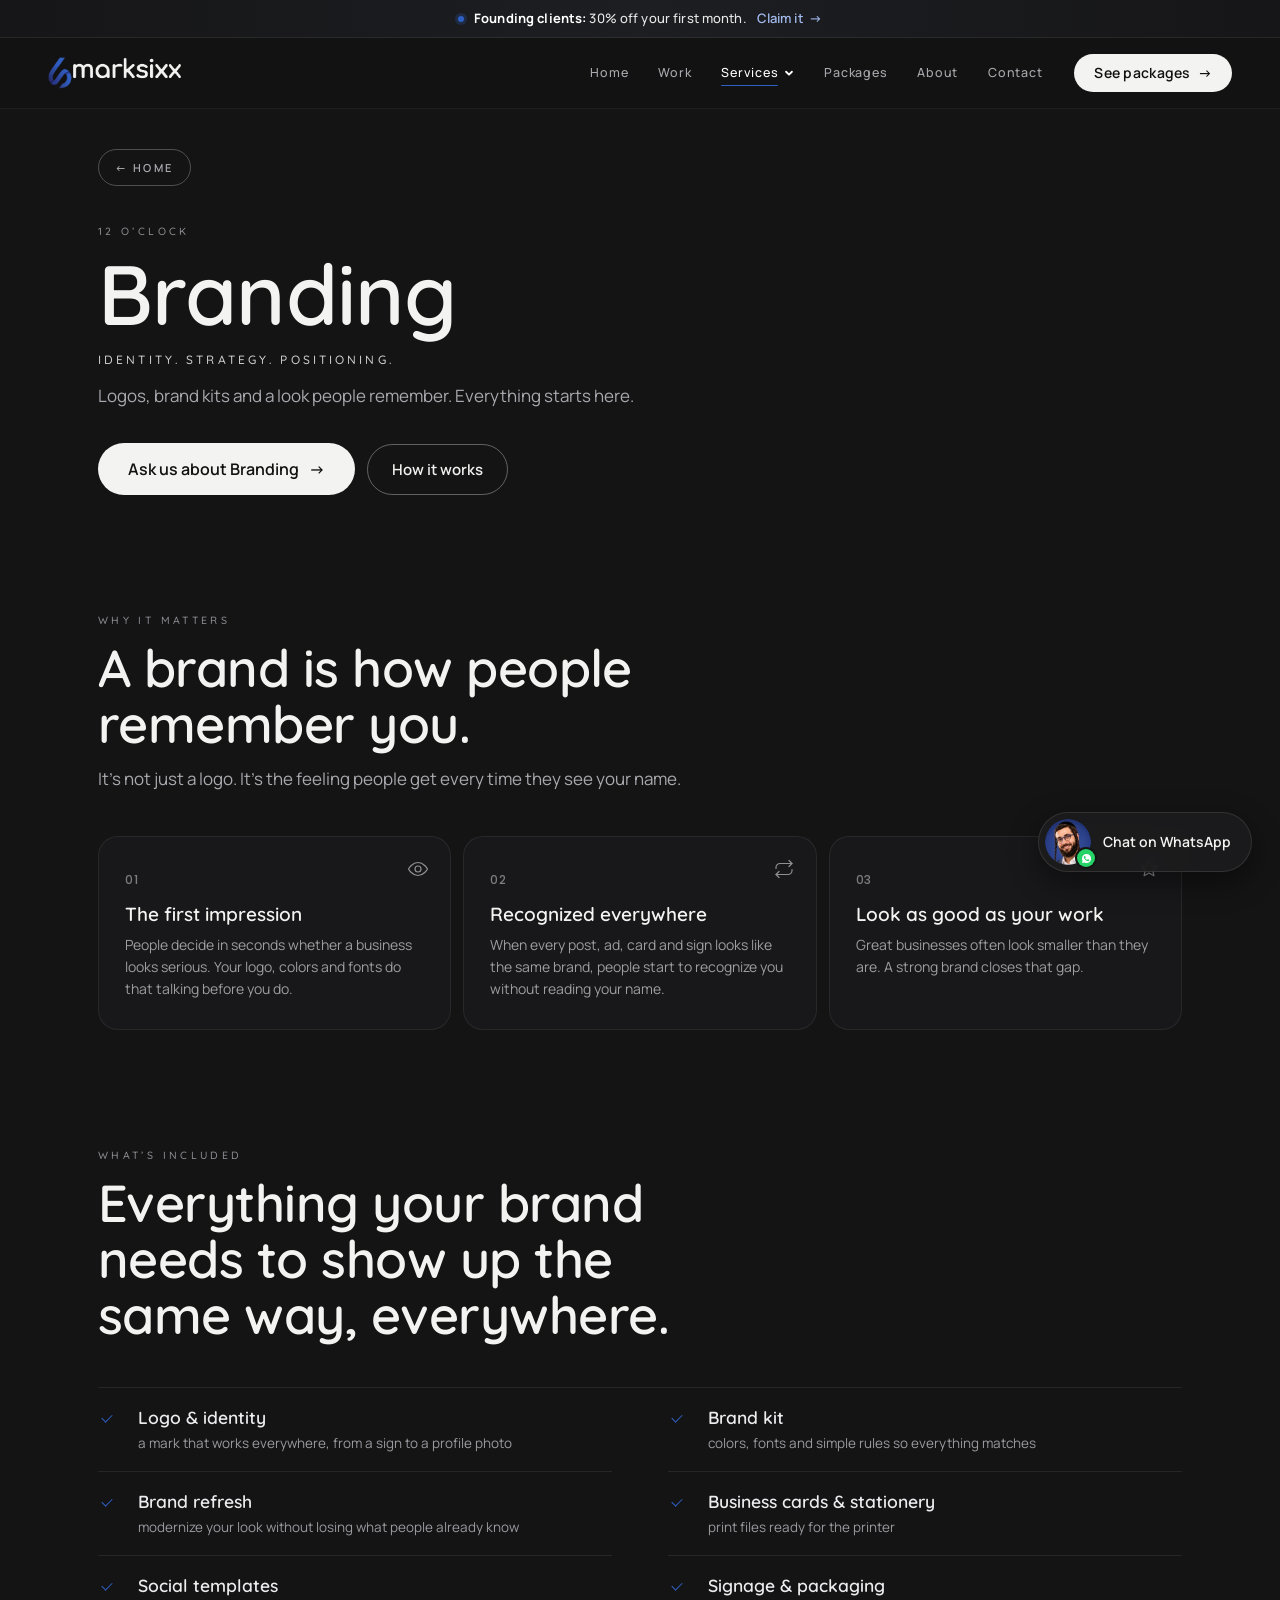
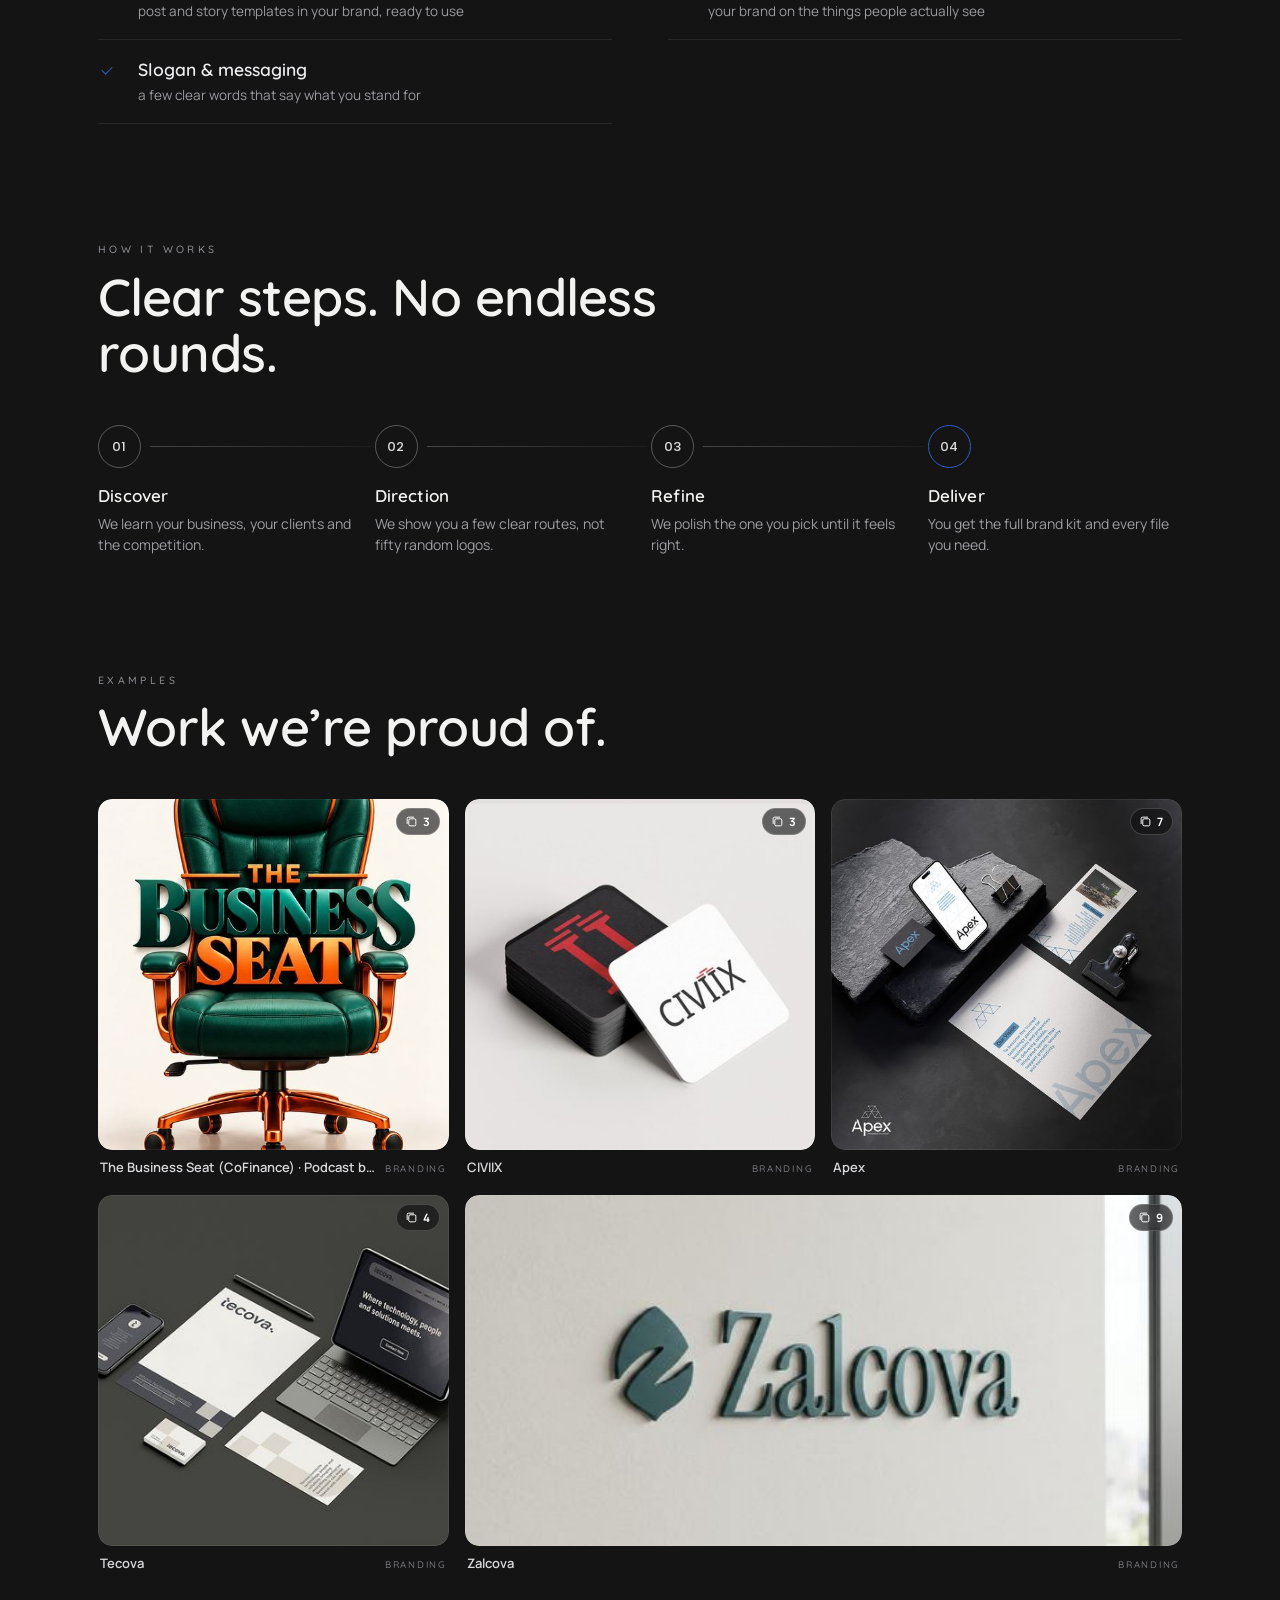
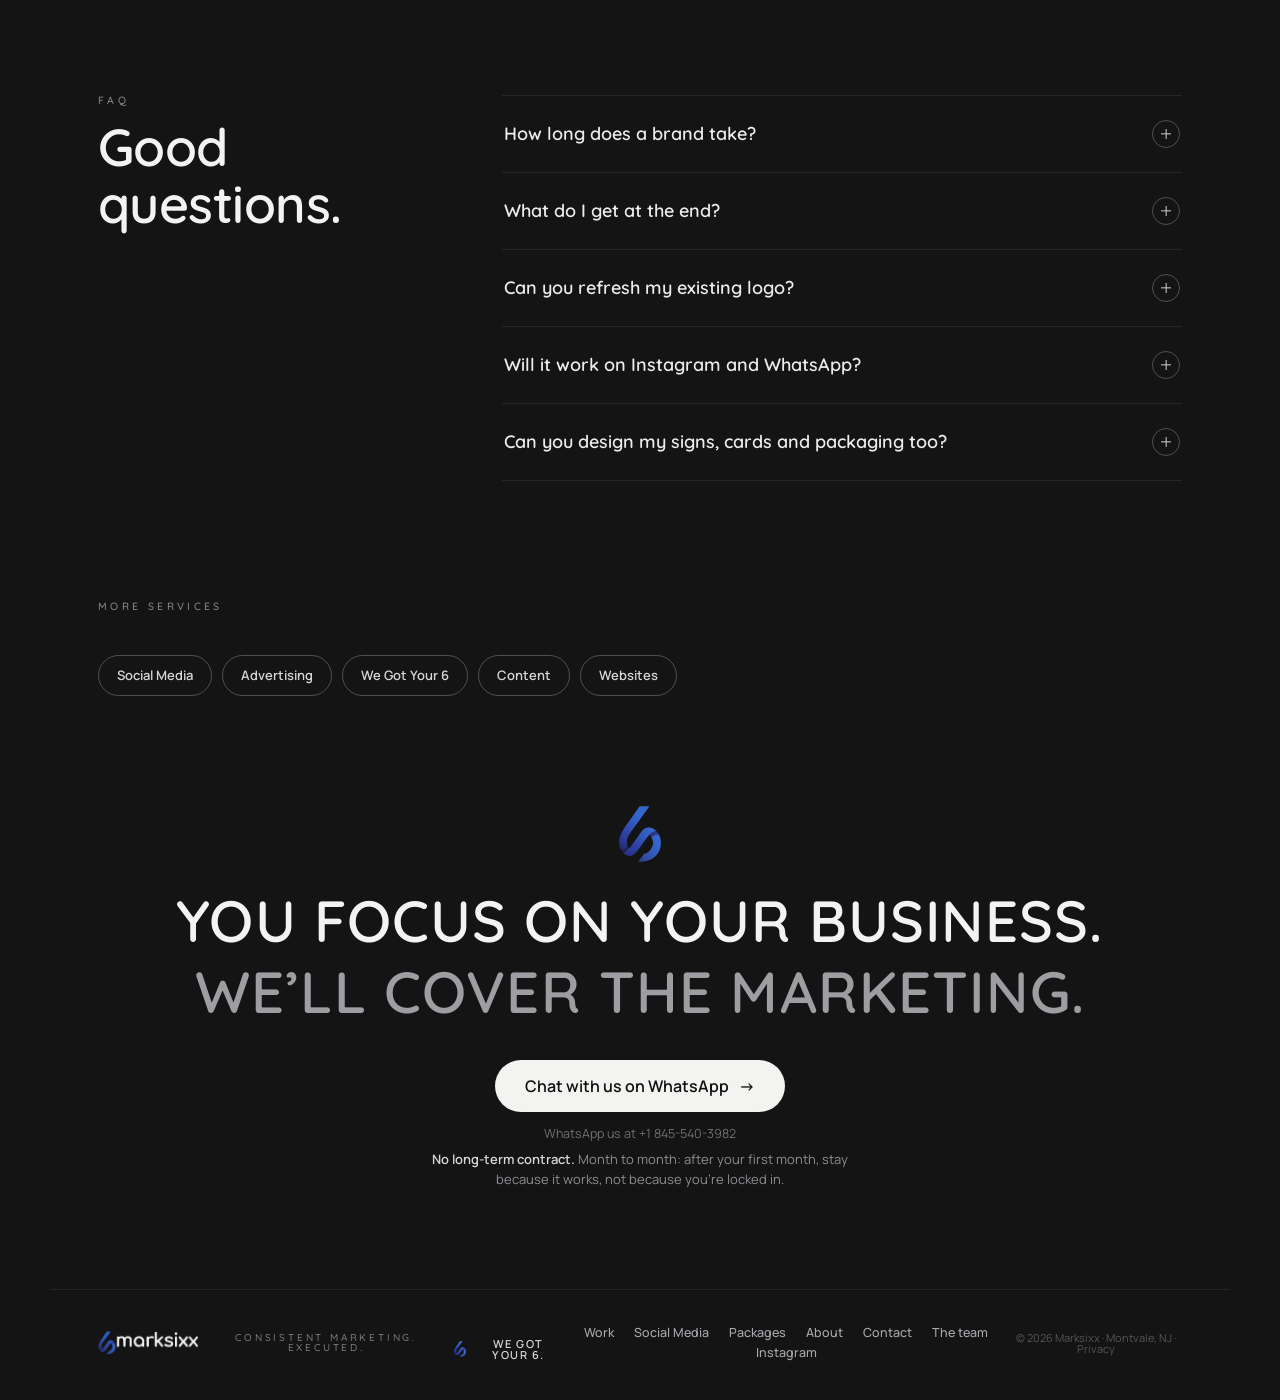
<file: branding/index.html>
<!doctype html><html lang="en"><head><meta charset="utf-8"><meta name="viewport" content="width=device-width,initial-scale=1,viewport-fit=cover">
<title>Branding — Marksixx</title><meta name="description" content="Branding by Marksixx. Logos, brand kits and a look people remember. Everything starts here.">
<meta property="og:title" content="Branding — Marksixx"><meta property="og:description" content="Branding by Marksixx. Logos, brand kits and a look people remember. Everything starts here."><meta property="og:image" content="https://marksixx.com/assets/og.jpg">
<meta name="theme-color" content="#141415"><link rel="icon" href="/assets/six.png"><link rel="stylesheet" href="/assets/style.css"><link rel="stylesheet" href="/assets/home.css"><link rel="stylesheet" href="/assets/svc.css"><link rel="stylesheet" href="/assets/v5.css"><link rel="stylesheet" href="/assets/v7.css"><link rel="stylesheet" href="/assets/v9.css">
<script>document.documentElement.classList.add('fxjs')</script><link rel="stylesheet" href="/assets/wa6.css"><link rel="stylesheet" href="/assets/leadpop-v1.css?v=1"><link rel="stylesheet" href="/assets/nov9c.css?v=1"><link rel="stylesheet" href="/assets/nov9d.css?v=1">
</head>
<body class="svc-page p-branding"><a class="offer-bar" href="/contact/?offer=founding" aria-label="Founding clients: 30% off your first month. Get in touch."><span><b>Founding clients:</b> 30% off your first month.</span><span class="ob-go" aria-hidden="true">Claim it<i>&rarr;</i></span></a>
<div class="page">
<header class="top solid"><a class="logo" href="/" aria-label="Marksixx home"><img class="logo-lockup" src="/assets/logo-lockup.png" alt="marksixx" width="825" height="198"></a>
<nav class="dnav" aria-label="Main"><a href="/">Home</a><a href="/work/">Work</a><div class="dn-dd"><button type="button" class="dn-btn" aria-expanded="false" aria-controls="dnMenu">Services<svg viewBox="0 0 12 12" aria-hidden="true"><path d="M2.5 4.5 6 8l3.5-3.5"/></svg></button><div class="dn-menu" id="dnMenu"><a href="/social-media/">Social Media</a><a href="/branding/">Branding</a><a href="/advertising/">Advertising</a><a href="/content/">Content</a><a href="/websites/">Websites</a><a href="/we-got-your-6/">We Got Your 6</a></div></div><a href="/packages/">Packages</a><a href="/about/">About</a><a href="/contact/">Contact</a></nav><a class="cta" href="/packages/">See packages <span aria-hidden="true">&rarr;</span></a></header>
<main>
<section class="sec sp-hero"><a class="sp-back" href="/">&larr; Home</a><div><p class="kicker sp-k">12 o’clock</p><h1>Branding</h1><p class="sp-short">Identity. Strategy. Positioning.</p><p class="lead">Logos, brand kits and a look people remember. Everything starts here.</p><div class="sp-btns2"><a class="big-cta" href="https://wa.me/18455403982?text=Hi%20Marksixx%21%20I%E2%80%99d%20like%20to%20hear%20about%20Branding." target="_blank" rel="noopener">Ask us about Branding <span aria-hidden="true">&rarr;</span></a><a class="ghost" href="#how">How it works</a></div></div></section><section class="sec "><div class="sec-head fx"><p class="kicker">Why it matters</p><h2>A brand is how people remember you.</h2><p class="lead">It’s not just a logo. It’s the feeling people get every time they see your name.</p></div><div class="cards c3 fx-kids"><article class="card"><svg viewBox="0 0 24 24" class=ci aria-hidden="true"><path d="M2.5 12S6 5.5 12 5.5 21.5 12 21.5 12 18 18.5 12 18.5 2.5 12 2.5 12z"/><circle cx="12" cy="12" r="3"/></svg><span class="c-n">01</span><h3>The first impression</h3><p>People decide in seconds whether a business looks serious. Your logo, colors and fonts do that talking before you do.</p></article><article class="card"><svg viewBox="0 0 24 24" class=ci aria-hidden="true"><path d="M17 3.5 20 6.5l-3 3"/><path d="M4 11.5v-1a4 4 0 0 1 4-4h12M7 20.5l-3-3 3-3"/><path d="M20 12.5v1a4 4 0 0 1-4 4H4"/></svg><span class="c-n">02</span><h3>Recognized everywhere</h3><p>When every post, ad, card and sign looks like the same brand, people start to recognize you without reading your name.</p></article><article class="card"><svg viewBox="0 0 24 24" class=ci aria-hidden="true"><path d="m12 4 2.4 5 5.4.6-4 3.7 1.1 5.4L12 16l-4.9 2.7 1.1-5.4-4-3.7 5.4-.6z"/></svg><span class="c-n">03</span><h3>Look as good as your work</h3><p>Great businesses often look smaller than they are. A strong brand closes that gap.</p></article></div></section><section class="sec "><div class="sec-head fx"><p class="kicker">What’s included</p><h2>Everything your brand needs to show up the same way, everywhere.</h2></div><ul class="inc fx-kids"><li><strong>Logo &amp; identity</strong><span>a mark that works everywhere, from a sign to a profile photo</span></li><li><strong>Brand kit</strong><span>colors, fonts and simple rules so everything matches</span></li><li><strong>Brand refresh</strong><span>modernize your look without losing what people already know</span></li><li><strong>Business cards &amp; stationery</strong><span>print files ready for the printer</span></li><li><strong>Social templates</strong><span>post and story templates in your brand, ready to use</span></li><li><strong>Signage &amp; packaging</strong><span>your brand on the things people actually see</span></li><li><strong>Slogan &amp; messaging</strong><span>a few clear words that say what you stand for</span></li></ul></section><section class="sec " id="how"><div class="sec-head fx"><p class="kicker">How it works</p><h2>Clear steps. No endless rounds.</h2></div><ol class="steps s4 fx-kids"><li><span class="st-n">01</span><div><h3>Discover</h3><p>We learn your business, your clients and the competition.</p></div></li><li><span class="st-n">02</span><div><h3>Direction</h3><p>We show you a few clear routes, not fifty random logos.</p></div></li><li><span class="st-n">03</span><div><h3>Refine</h3><p>We polish the one you pick until it feels right.</p></div></li><li><span class="st-n">04</span><div><h3>Deliver</h3><p>You get the full brand kit and every file you need.</p></div></li></ol></section><section class="sec "><div class="sec-head fx"><p class="kicker">Examples</p><h2>Work we’re proud of.</h2></div><div class="work-grid sp-grid g9c g9c-b5"><figure class="w w9" data-c="Branding"><button type="button" class="w9-btn" data-p="9" aria-label="The Business Seat: open 3 pieces"><img src="/assets/work9/business-seat-01-sm.jpg" srcset="/assets/work9/business-seat-01-sm.jpg 520w, /assets/work9/business-seat-01.jpg 960w" sizes="(min-width:1300px) 280px, (min-width:900px) 33vw, 50vw" alt="The Business Seat (CoFinance) · Podcast branding: The Business Seat" width="960" height="1200" loading="lazy" decoding="async"><span class="w9-n" aria-hidden="true"><svg viewBox="0 0 24 24" aria-hidden="true"><rect x="7" y="7" width="13" height="13" rx="2.5"/><path d="M4 16.5V6.5A2.5 2.5 0 0 1 6.5 4h10"/></svg>3</span></button><figcaption><span>The Business Seat (CoFinance) · Podcast branding</span><em>Branding</em></figcaption></figure><figure class="w w9" data-c="Branding"><button type="button" class="w9-btn" data-p="12" aria-label="CIVIIX brand identity: open 3 pieces"><img src="/assets/work9/civiix-brand-coasters-sm.jpg" srcset="/assets/work9/civiix-brand-coasters-sm.jpg 520w, /assets/work9/civiix-brand-coasters.jpg 1200w" sizes="(min-width:1300px) 280px, (min-width:900px) 33vw, 50vw" alt="CIVIIX: CIVIIX brand identity" width="1200" height="900" loading="lazy" decoding="async"><span class="w9-n" aria-hidden="true"><svg viewBox="0 0 24 24" aria-hidden="true"><rect x="7" y="7" width="13" height="13" rx="2.5"/><path d="M4 16.5V6.5A2.5 2.5 0 0 1 6.5 4h10"/></svg>3</span></button><figcaption><span>CIVIIX</span><em>Branding</em></figcaption></figure><figure class="w w9" data-c="Branding"><button type="button" class="w9-btn" data-p="13" aria-label="Apex brand identity: open 7 pieces"><img src="/assets/work9/apex-stationery-sm.jpg" srcset="/assets/work9/apex-stationery-sm.jpg 520w, /assets/work9/apex-stationery.jpg 1200w" sizes="(min-width:1300px) 280px, (min-width:900px) 33vw, 50vw" alt="Apex: Apex brand identity" width="1200" height="1200" loading="lazy" decoding="async"><span class="w9-n" aria-hidden="true"><svg viewBox="0 0 24 24" aria-hidden="true"><rect x="7" y="7" width="13" height="13" rx="2.5"/><path d="M4 16.5V6.5A2.5 2.5 0 0 1 6.5 4h10"/></svg>7</span></button><figcaption><span>Apex</span><em>Branding</em></figcaption></figure><figure class="w w9" data-c="Branding"><button type="button" class="w9-btn" data-p="14" aria-label="Tecova brand identity: open 4 pieces"><img src="/assets/work9/tecova-stationery-sm.jpg" srcset="/assets/work9/tecova-stationery-sm.jpg 520w, /assets/work9/tecova-stationery.jpg 1000w" sizes="(min-width:1300px) 280px, (min-width:900px) 33vw, 50vw" alt="Tecova: Tecova brand identity" width="1000" height="750" loading="lazy" decoding="async"><span class="w9-n" aria-hidden="true"><svg viewBox="0 0 24 24" aria-hidden="true"><rect x="7" y="7" width="13" height="13" rx="2.5"/><path d="M4 16.5V6.5A2.5 2.5 0 0 1 6.5 4h10"/></svg>4</span></button><figcaption><span>Tecova</span><em>Branding</em></figcaption></figure><figure class="w w9 g9c-wide" data-c="Branding"><button type="button" class="w9-btn" data-p="16" aria-label="Zalcova brand identity: open 9 pieces"><img src="/assets/work9/zalcova-presentation-sm.jpg" srcset="/assets/work9/zalcova-presentation-sm.jpg 520w, /assets/work9/zalcova-presentation.jpg 792w" sizes="(min-width:1300px) 280px, (min-width:900px) 33vw, 50vw" alt="Zalcova: Zalcova brand identity" width="792" height="446" loading="lazy" decoding="async"><span class="w9-n" aria-hidden="true"><svg viewBox="0 0 24 24" aria-hidden="true"><rect x="7" y="7" width="13" height="13" rx="2.5"/><path d="M4 16.5V6.5A2.5 2.5 0 0 1 6.5 4h10"/></svg>9</span></button><figcaption><span>Zalcova</span><em>Branding</em></figcaption></figure></div></section><section class="sec" id="faq"><div class="faq-wrap"><div class="sec-head fx"><p class="kicker">FAQ</p><h2>Good questions.</h2></div><div class="faq fx-kids"><details><summary>How long does a brand take?<i aria-hidden="true"></i></summary><div class="a"><p>It depends on the project. Before we start, you get a clear plan with the steps and dates.</p></div></details><details><summary>What do I get at the end?<i aria-hidden="true"></i></summary><div class="a"><p>Your logo in every format you need (for print, web and social), your colors and fonts, and a simple brand guide so anyone can use it correctly.</p></div></details><details><summary>Can you refresh my existing logo?<i aria-hidden="true"></i></summary><div class="a"><p>Yes. Many businesses don’t need a new brand, just a cleaner, more modern version of the one people already know.</p></div></details><details><summary>Will it work on Instagram and WhatsApp?<i aria-hidden="true"></i></summary><div class="a"><p>Yes. We design for the small screen first: profile photos, stories and statuses, not just a big letterhead.</p></div></details><details><summary>Can you design my signs, cards and packaging too?<i aria-hidden="true"></i></summary><div class="a"><p>Yes. Once the brand is set, we carry it onto everything people see.</p></div></details></div></div></section><section class="sec"><div class="sec-head"><p class="kicker">More services</p></div><nav class="sp-more"><a href="/social-media/">Social Media</a><a href="/advertising/">Advertising</a><a href="/we-got-your-6/">We Got Your 6</a><a href="/content/">Content</a><a href="/websites/">Websites</a></nav></section>
<section class="sec sec-cta"><img class="cta-6 fx" src="/assets/six.png" alt="" width="301" height="400" loading="lazy"><h2 class="fx"><span>You focus on your business.</span><span>We’ll cover the marketing.</span></h2>
<a class="big-cta fx" href="https://wa.me/18455403982?text=Hi%20Marksixx%21%20I%E2%80%99d%20like%20to%20talk%20about%20my%20marketing." target="_blank" rel="noopener">Chat with us on WhatsApp <span aria-hidden="true">&rarr;</span></a>
<p class="cta-sub">WhatsApp us at +1 845-540-3982</p><p class="cta-promise"><b>No long-term contract.</b> Month to month: after your first month, stay because it works, not because you’re locked in.</p></section>
<footer class="foot"><img class="foot-logo" src="/assets/logo-lockup.png" alt="marksixx" width="825" height="198" loading="lazy"><p class="foot-slogan">Consistent Marketing. Executed.</p><p class="foot-six"><img src="/assets/six.png" alt="" width="301" height="400" loading="lazy">We got your 6.</p><nav class="foot-nav" aria-label="Footer"><a href="/work/">Work</a><a href="/social-media/">Social Media</a><a href="/packages/">Packages</a><a href="/about/">About</a><a href="/contact/">Contact</a><a href="/about/#team">The team</a><a href="https://www.instagram.com/mark6.x/" target="_blank" rel="noopener">Instagram</a></nav><p class="foot-c">© 2026 Marksixx · Montvale, NJ · <a href="/privacy/">Privacy</a></p></footer>
</main>
<nav class="tabbar" aria-label="Main"><a href="/"><svg viewBox="0 0 24 24"><path d="M3.5 10.5 12 4l8.5 6.5V20a.5.5 0 0 1-.5.5h-5v-6h-6v6H4a.5.5 0 0 1-.5-.5z"/></svg><span>Home</span></a><a href="/work/"><svg viewBox="0 0 24 24"><rect x="3.5" y="5" width="17" height="14" rx="1.5"/><path d="m3.5 16 5-5 4 4 3-3 5 5"/><circle cx="15.5" cy="9" r="1.3"/></svg><span>Work</span></a><a href="/packages/"><svg viewBox="0 0 24 24"><path d="M12 3.5 20 7.5v9L12 20.5 4 16.5v-9z"/><path d="m4 7.5 8 4 8-4M12 11.5v9"/></svg><span>Packages</span></a><a href="/social-media/"><svg viewBox="0 0 24 24"><rect x="3.5" y="3.5" width="17" height="17" rx="5"/><circle cx="12" cy="12" r="3.9"/><circle cx="17.2" cy="6.8" r=".5"/></svg><span>Social</span></a><a href="/contact/"><svg viewBox="0 0 24 24"><path d="M20 12a8 8 0 0 1-11.8 7l-4.2 1.1 1.1-4A8 8 0 1 1 20 12z"/></svg><span>Contact</span></a></nav>
</div>
<div class="lb" id="lb" hidden><button type="button" class="lb-x" aria-label="Close"><svg viewBox="0 0 24 24"><path d="M6 6l12 12M18 6 6 18"/></svg></button><img id="lbImg" alt=""><p id="lbCap"></p></div>
<script src="/assets/svc.js" defer></script><script src="/assets/v5.js" defer></script><script src="/assets/v9.js" defer></script><a class="wa6" href="https://wa.me/18455403982?text=Hi%20Marksixx%21%20I%E2%80%99d%20like%20to%20talk%20about%20my%20marketing." target="_blank" rel="noopener" aria-label="Chat with Marksixx on WhatsApp"><img src="/assets/wa6-guy.webp" alt="" width="132" height="132"><span class="wa6-b"><svg viewBox="0 0 24 24" aria-hidden="true"><path d="M12.04 2C6.58 2 2.13 6.45 2.13 11.91c0 1.75.46 3.45 1.32 4.95L2.05 22l5.25-1.38a9.9 9.9 0 0 0 4.74 1.21h.01c5.46 0 9.91-4.45 9.91-9.91A9.85 9.85 0 0 0 12.04 2zm5.8 14.13c-.24.69-1.42 1.32-1.96 1.37-.5.05-1.13.07-1.83-.11-.42-.13-.96-.31-1.65-.61-2.9-1.25-4.79-4.17-4.94-4.36-.14-.2-1.18-1.57-1.18-3 0-1.42.75-2.12 1.01-2.41.27-.29.58-.36.78-.36h.56c.18.01.42-.07.66.5.24.58.83 2.01.9 2.15.07.15.12.32.02.51-.1.2-.15.32-.29.49-.15.17-.31.38-.44.51-.15.15-.3.3-.13.6.17.29.76 1.25 1.63 2.03 1.12 1 2.07 1.31 2.36 1.46.29.15.46.12.63-.07.17-.2.73-.85.92-1.14.2-.29.39-.24.66-.15.27.1 1.71.81 2 .96.29.15.49.22.56.34.07.12.07.71-.17 1.39z"/></svg></span><span class="wa6-t">Chat on WhatsApp</span></a>
<script src="/assets/wa6.js" defer></script>
<script src="/assets/leadpop-v2.js?v=1" defer></script><script src="/assets/nov9c.js?v=1" defer></script>
<div class="lb9" id="lb9" hidden role="dialog" aria-modal="true" aria-label="Project viewer"><div class="lb9-top"><span class="lb9-ct" aria-live="polite"></span><button type="button" class="lb9-x" aria-label="Close"><svg viewBox="0 0 24 24"><path d="M6 6l12 12M18 6 6 18"/></svg></button></div><div class="lb9-track" tabindex="0"></div><button type="button" class="lb9-nav lb9-prev" aria-label="Previous"><svg viewBox="0 0 24 24"><path d="M15 5l-7 7 7 7"/></svg></button><button type="button" class="lb9-nav lb9-next" aria-label="Next"><svg viewBox="0 0 24 24"><path d="M9 5l7 7-7 7"/></svg></button><div class="lb9-info"><p class="lb9-c"></p><h3 class="lb9-t"></h3><p class="lb9-d"></p><p class="lb9-dt"></p><div class="lb9-dots"></div></div></div><script type="application/json" id="w9data">[{"t": "Water & fire damage ads", "c": "Urgent Restoration", "k": "Ad", "d": "Ad series for Urgent Restoration: water damage, fire damage, and water & fire.", "dt": "2026-10-29", "i": [{"s": "/assets/work9/urgent-ads-01.jpg", "w": 960, "h": 1200, "cap": "Water damage ad"}, {"s": "/assets/work9/3-urgent-ads-thanksgiving.jpg", "w": 960, "h": 1200, "cap": "Thanksgiving ad"}, {"s": "/assets/work9/6-urgent-ads-veterans-day.jpg", "w": 960, "h": 1200, "cap": "Veterans Day ad"}]}, {"t": "Urgent ads", "c": "Urgent", "k": "Ad", "d": "Ads for Urgent Restoration.", "dt": "2026-10-29", "i": [{"s": "/assets/work9/urgent-ads-rain.jpg", "w": 800, "h": 1200, "cap": "Rain damage ad"}, {"s": "/assets/work9/urgent-ads-rosh-hashana.jpg", "w": 1152, "h": 2048, "cap": "Rosh Hashana ad"}]}, {"t": "Figures campaign", "c": "CoFinance · Figures campaign", "k": "Campaign", "d": "Teaser ads, the \"every business has a book\" reveal, then the 10% off promotion.", "dt": "2026-10", "i": [{"s": "/assets/work9/figures-03.jpg", "w": 675, "h": 1200, "cap": "Teaser ad 3"}, {"s": "/assets/work9/figures-01.jpg", "w": 675, "h": 1200, "cap": "Teaser ad 1"}, {"s": "/assets/work9/figures-02.jpg", "w": 675, "h": 1200, "cap": "Teaser ad 2"}, {"s": "/assets/work9/figures-05.jpg", "w": 960, "h": 1200, "cap": "Reveal: every business has a book (post)"}, {"s": "/assets/work9/figures-06.jpg", "w": 675, "h": 1200, "cap": "10% off promotion (story)"}, {"s": "/assets/work9/figures-phones.jpg", "w": 1200, "h": 800, "cap": "10% off promotion on phones"}]}, {"t": "Glass Around the World", "c": "Aspect Glass · Social", "k": "Social", "d": "Instagram carousel series featuring iconic glass landmarks, two slides per episode.", "dt": "2026-07 to 2026-10", "i": [{"s": "/assets/work9/glass-around-the-world-03.jpg", "w": 960, "h": 1200, "cap": "Reichstag Dome, Berlin"}, {"s": "/assets/work9/glass-around-the-world-04.jpg", "w": 960, "h": 1200, "cap": "Reichstag Dome, Berlin (slide 2)"}, {"s": "/assets/work9/glass-around-the-world-14.jpg", "w": 960, "h": 1200, "cap": "Louvre Pyramid, Paris"}, {"s": "/assets/work9/glass-around-the-world-15.jpg", "w": 960, "h": 1200, "cap": "Louvre Pyramid, Paris (slide 2)"}, {"s": "/assets/work9/glass-around-the-world-01.jpg", "w": 960, "h": 1200, "cap": "Elbphilharmonie, Hamburg"}, {"s": "/assets/work9/glass-around-the-world-09.jpg", "w": 960, "h": 1200, "cap": "Palace of Peace, Astana"}, {"s": "/assets/work9/glass-around-the-world-10.jpg", "w": 960, "h": 1200, "cap": "Palace of Peace, Astana (slide 2)"}, {"s": "/assets/work9/glass-around-the-world-05.jpg", "w": 960, "h": 1200, "cap": "30 St Mary Axe, London"}, {"s": "/assets/work9/glass-around-the-world-06.jpg", "w": 960, "h": 1200, "cap": "30 St Mary Axe, London (slide 2)"}, {"s": "/assets/work9/glass-around-the-world-11.jpg", "w": 960, "h": 1200, "cap": "The Bow, Calgary"}, {"s": "/assets/work9/glass-around-the-world-12.jpg", "w": 960, "h": 1200, "cap": "The Bow, Calgary (slide 2)"}]}, {"t": "In the green", "c": "CoFinance", "k": "Campaign", "d": "\"In the green\" series: Instagram posts and magazine ads.", "dt": "2026", "i": [{"s": "/assets/work9/in-the-green-02.jpg", "w": 960, "h": 1200, "cap": "\"Start the year in the green\""}, {"s": "/assets/work9/in-the-green-01.jpg", "w": 960, "h": 1200, "cap": "\"Hard work looks better in the green\""}, {"s": "/assets/work9/in-the-green-03.jpg", "w": 960, "h": 1200, "cap": "\"Grow in the green\""}, {"s": "/assets/work9/mazel-tov-01.jpg", "w": 960, "h": 1200, "cap": "Mazel tov post"}]}, {"t": "Clock ad", "c": "Marksixx", "k": "Ad", "d": "Marksixx clock ad.", "dt": "2026-11", "i": [{"s": "/assets/work9/clock-ad-01-v15c.jpg", "w": 927, "h": 1200, "cap": "Clock ad"}]}, {"t": "SBA loan & mortgage ads", "c": "CIVIIX", "k": "Ad", "d": "Ads for CIVIIX: SBA loans and mortgages.", "dt": "2026-10", "i": [{"s": "/assets/work9/civiix-ads-02.jpg", "w": 675, "h": 1200, "cap": "Mortgage ad"}, {"s": "/assets/work9/civiix-ads-01.jpg", "w": 675, "h": 1200, "cap": "SBA loan ad"}]}, {"t": "Seasonal posts", "c": "Aspect Glass · Social", "k": "Social", "d": "Holiday and seasonal Instagram posts for Aspect Glasswork.", "dt": "2026-09 to 2026-10", "i": [{"s": "/assets/work9/aspect-seasonal-03.jpg", "w": 960, "h": 1200, "cap": "Sukkos post"}, {"s": "/assets/work9/aspect-seasonal-01.jpg", "w": 960, "h": 1200, "cap": "\"Build big. Build right.\" (Labor Day)"}, {"s": "/assets/work9/aspect-seasonal-02.jpg", "w": 960, "h": 1200, "cap": "\"New year. Fresh perspective.\""}, {"s": "/assets/work9/aspect-seasonal-hiring.jpg", "w": 1200, "h": 1500, "cap": "\"We're hiring\""}]}, {"t": "\"Studio sound. Not studio prices.\"", "c": "YL Studios", "k": "Ad", "d": "Ad for YL Studios recording studio.", "dt": "2026-10-12", "i": [{"s": "/assets/work9/yl-studios-01.jpg", "w": 960, "h": 1200, "cap": "\"Studio sound. Not studio prices.\" ad"}]}, {"t": "The Business Seat", "c": "The Business Seat (CoFinance) · Podcast branding", "k": "Branding", "d": "Podcast logo and episode thumbnail for The Business Seat, CoFinance's podcast.", "dt": "2026-10", "i": [{"s": "/assets/work9/business-seat-01.jpg", "w": 960, "h": 1200, "cap": "Podcast logo"}, {"s": "/assets/work9/1-business-seat-expos.jpg", "w": 960, "h": 1200, "cap": "Are business expos worth it?"}, {"s": "/assets/work9/business-seat-thumbnail.jpg", "w": 960, "h": 540, "cap": "Podcast thumbnail"}]}, {"t": "\"Get your Yom Tov ads ready\"", "c": "Marksixx", "k": "Social", "d": "Marksixx post for the Yom Tov season.", "dt": "2026", "i": [{"s": "/assets/work9/yom-tov-01.jpg", "w": 960, "h": 1200, "cap": "\"Get your Yom Tov ads ready\""}]}, {"t": "Marksixx brand identity", "c": "Marksixx", "k": "Branding", "d": "Marksixx logo, \"We Got Your 6\" slogan art and social banners.", "dt": "2026", "i": [{"s": "/assets/work9/marksixx-brand-01.jpg", "w": 1200, "h": 936, "cap": "Logo"}, {"s": "/assets/work9/marksixx-brand-02.jpg", "w": 1200, "h": 1200, "cap": "\"We Got Your 6\" slogan"}, {"s": "/assets/work9/marksixx-brand-03.jpg", "w": 1200, "h": 457, "cap": "Facebook cover"}, {"s": "/assets/work9/marksixx-brand-04.jpg", "w": 1128, "h": 191, "cap": "LinkedIn banner: \"Consistent. Marketing. Executed.\""}, {"s": "/assets/work9/marksixx-brand-05.jpg", "w": 1200, "h": 300, "cap": "LinkedIn banner: \"We Got Your 6\""}]}, {"t": "CIVIIX brand identity", "c": "CIVIIX", "k": "Branding", "d": "CIVIIX brand on coasters and a business card.", "dt": "2026", "i": [{"s": "/assets/work9/civiix-brand-coasters.jpg", "w": 1200, "h": 900, "cap": "Coasters mockup"}, {"s": "/assets/work9/civiix-brand-card.jpg", "w": 1007, "h": 1200, "cap": "Business card, front and back"}, {"s": "/assets/work9/w262.jpg", "w": 563, "h": 713, "cap": "Letterhead"}]}, {"t": "Apex brand identity", "c": "Apex", "k": "Branding", "d": "Apex brand: logo, stationery, apparel and brand pages.", "dt": "", "i": [{"s": "/assets/work9/apex-brand-phone.jpg", "w": 1200, "h": 1200, "cap": "Phone mockup"}, {"s": "/assets/work9/apex-stationery.jpg", "w": 1200, "h": 1200, "cap": "Stationery mockup"}, {"s": "/assets/work9/apex-logo.jpg", "w": 1200, "h": 900, "cap": "Logo"}, {"s": "/assets/work9/apex-mark.jpg", "w": 1200, "h": 900, "cap": "Logo mark pattern"}, {"s": "/assets/work9/apex-tshirt.jpg", "w": 1026, "h": 1026, "cap": "T-shirt mockup"}, {"s": "/assets/work9/apex-screen.jpg", "w": 1200, "h": 900, "cap": "Brand on a stage screen"}, {"s": "/assets/work9/apex-guidelines.jpg", "w": 1200, "h": 756, "cap": "Brand guidelines pages"}]}, {"t": "Tecova brand identity", "c": "Tecova", "k": "Branding", "d": "Tecova logo, colors and stationery.", "dt": "", "i": [{"s": "/assets/work9/tecova-stationery.jpg", "w": 1000, "h": 750, "cap": "Stationery mockup"}, {"s": "/assets/work9/tecova-logo.jpg", "w": 1200, "h": 900, "cap": "Logo"}, {"s": "/assets/work9/tecova-colors.jpg", "w": 1200, "h": 900, "cap": "Brand colors"}, {"s": "/assets/work9/tecova-mockup.jpg", "w": 1200, "h": 1200, "cap": "Brand mockup"}]}, {"t": "Taquev brand identity", "c": "Taquev", "k": "Branding", "d": "Taquev full brand: logo, colors, packaging and business cards.", "dt": "", "i": [{"s": "/assets/work9/taquev-box.jpg", "w": 1200, "h": 900, "cap": "Box packaging mockup"}, {"s": "/assets/work9/taquev-brand.jpg", "w": 1200, "h": 900, "cap": "Full brand"}, {"s": "/assets/work9/taquev-01.jpg", "w": 1200, "h": 900, "cap": "Logo"}, {"s": "/assets/work9/taquev-02.jpg", "w": 1200, "h": 900, "cap": "Brand page 2"}, {"s": "/assets/work9/taquev-03.jpg", "w": 1200, "h": 900, "cap": "Brand page 3"}, {"s": "/assets/work9/taquev-04.jpg", "w": 1200, "h": 900, "cap": "Brand page 4"}, {"s": "/assets/work9/taquev-05.jpg", "w": 1200, "h": 900, "cap": "Brand page 5"}, {"s": "/assets/work9/taquev-08.jpg", "w": 1200, "h": 900, "cap": "Brand page 6"}, {"s": "/assets/work9/taquev-cards.jpg", "w": 1200, "h": 900, "cap": "Business cards mockup"}, {"s": "/assets/work9/taquev-jars.jpg", "w": 1200, "h": 900, "cap": "Jar packaging mockup"}]}, {"t": "Zalcova brand identity", "c": "Zalcova", "k": "Branding", "d": "Zalcova logo, colors, brand presentation and mockups.", "dt": "", "i": [{"s": "/assets/work9/zalcova-presentation.jpg", "w": 792, "h": 446, "cap": "Brand presentation"}, {"s": "/assets/work9/zalcova-logo.jpg", "w": 792, "h": 612, "cap": "Logo versions"}, {"s": "/assets/work9/zalcova-colors.jpg", "w": 792, "h": 612, "cap": "Logo and colors"}, {"s": "/assets/work9/zalcova-mockup-2.jpg", "w": 1180, "h": 912, "cap": "Brand mockup"}, {"s": "/assets/work9/zalcova-mockup-1.jpg", "w": 1180, "h": 912, "cap": "Brand mockup"}, {"s": "/assets/work9/zalcova-mugs-mint.jpg", "w": 1200, "h": 900, "cap": "Mug mockup, mint"}, {"s": "/assets/work9/zalcova-mugs.jpg", "w": 1200, "h": 900, "cap": "Mug mockup"}, {"s": "/assets/work9/zalcova-mugs-white.jpg", "w": 1200, "h": 900, "cap": "Mug mockup, white"}, {"s": "/assets/work9/zalcova-mockup-3.jpg", "w": 1200, "h": 641, "cap": "Brand mockup"}]}, {"t": "Maxim", "c": "Maxim", "k": "Branding", "d": "Maxim design on a laptop mockup.", "dt": "", "i": [{"s": "/assets/work9/maxim-01.jpg", "w": 960, "h": 1200, "cap": "Laptop mockup"}, {"s": "/assets/work9/maxim-wide.jpg", "w": 1200, "h": 502, "cap": "Laptop mockup, wide"}]}, {"t": "Simcha cards", "c": "Simcha Cards", "k": "Print", "d": "Simcha card designs, printed.", "dt": "", "i": [{"s": "/assets/work9/simcha-wall.jpg", "w": 912, "h": 1180, "cap": "Cards on display"}, {"s": "/assets/work9/simcha-kd1.jpg", "w": 842, "h": 1089, "cap": "Card design 1"}, {"s": "/assets/work9/simcha-kd2.jpg", "w": 842, "h": 1089, "cap": "Card design 2"}, {"s": "/assets/work9/simcha-kd3.jpg", "w": 842, "h": 1089, "cap": "Card design 3"}, {"s": "/assets/work9/simcha-print.jpg", "w": 900, "h": 1200, "cap": "Printed cards"}, {"s": "/assets/work9/simcha-grid.jpg", "w": 1200, "h": 900, "cap": "Card grid mockup"}]}, {"t": "Bar mitzvah package ad", "c": "Tagin Judaica", "k": "Ad", "d": "Ad for Tagin Judaica: bar mitzvah package.", "dt": "", "i": [{"s": "/assets/work9/tagin-ad-01.jpg", "w": 869, "h": 1200, "cap": "Bar mitzvah package ad"}]}, {"t": "Kleenery", "c": "Kleenery", "k": "Print", "d": "Kleenery folded flyer and brochure.", "dt": "", "i": [{"s": "/assets/work9/kleenery-flyer.jpg", "w": 1200, "h": 718, "cap": "Folded flyer mockup"}, {"s": "/assets/work9/kleenery-brochure.jpg", "w": 1200, "h": 827, "cap": "Brochure pages"}]}, {"t": "Northstar Windows flyer", "c": "Northstar Windows", "k": "Print", "d": "C-fold flyer for Northstar Windows.", "dt": "", "i": [{"s": "/assets/work9/northstar-flyer.jpg", "w": 1200, "h": 1200, "cap": "C-fold flyer mockup"}]}, {"t": "We Got Your 6", "c": "Marksixx", "k": "Print", "d": "", "dt": "", "i": [{"s": "/assets/work9/in-the-green-05.jpg", "w": 961, "h": 1200, "cap": "Magazine spread · CoFinance \"Grow in the green\" ad + Marksixx ad"}, {"s": "/assets/work9/in-the-green-04.jpg", "w": 960, "h": 1200, "cap": "CoFinance · \"Grow in the green\" magazine ad"}, {"s": "/assets/work9/magazine-mockup-01.jpg", "w": 960, "h": 1200, "cap": "Marksixx magazine ad mockup"}]}, {"t": "Marksixx Holidays", "c": "Marksixx", "k": "Social", "d": "", "dt": "", "i": [{"s": "/assets/work9/marksixx-holidays-rosh-hashana.jpg", "w": 899, "h": 1600, "cap": "Rosh Hashana ad"}]}]</script><script src="/assets/v9work.js?v=b1" defer></script></body></html>
</file>
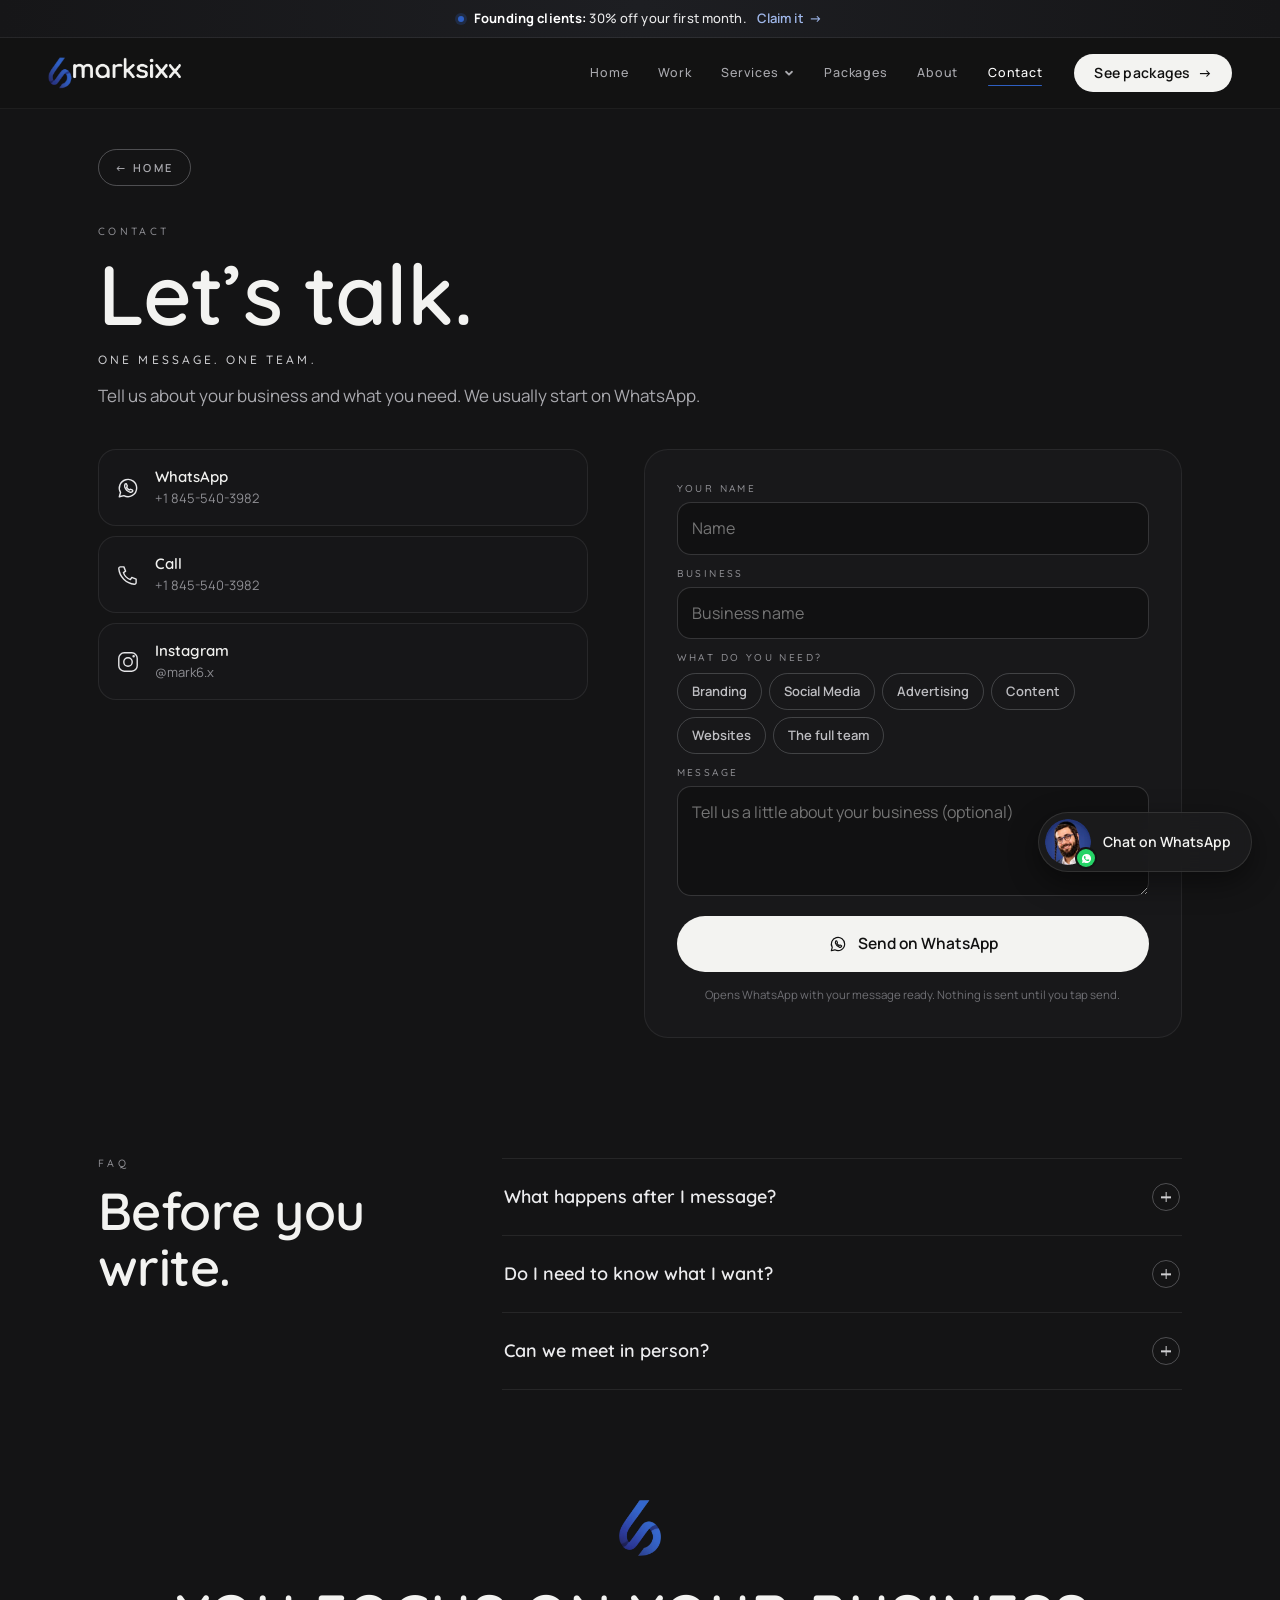
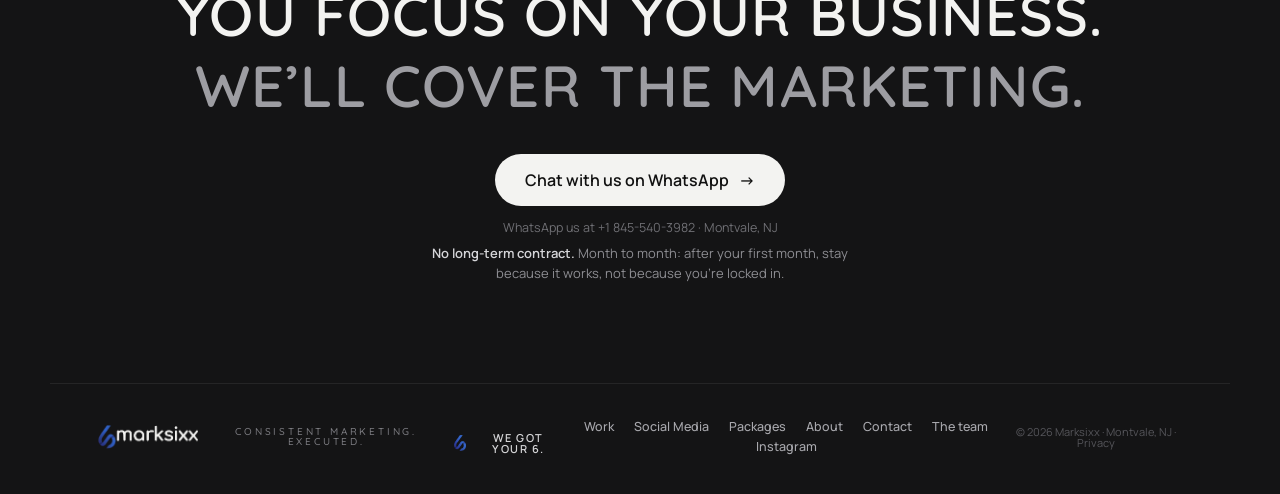
<file: contact/index.html>
<!doctype html><html lang="en"><head><meta charset="utf-8"><meta name="viewport" content="width=device-width,initial-scale=1,viewport-fit=cover">
<title>Contact — Marksixx</title><meta name="description" content="Contact Marksixx on WhatsApp at +1 845-540-3982. Tell us about your business and what you need.">
<meta property="og:title" content="Contact — Marksixx"><meta property="og:description" content="Contact Marksixx on WhatsApp at +1 845-540-3982. Tell us about your business and what you need."><meta property="og:image" content="https://marksixx.com/assets/og.jpg">
<meta name="theme-color" content="#141415"><link rel="icon" href="/assets/six.png"><link rel="stylesheet" href="/assets/style.css"><link rel="stylesheet" href="/assets/home.css"><link rel="stylesheet" href="/assets/svc.css"><link rel="stylesheet" href="/assets/v5.css"><link rel="stylesheet" href="/assets/v7.css"><link rel="stylesheet" href="/assets/v9.css">
<script>document.documentElement.classList.add('fxjs')</script><link rel="stylesheet" href="/assets/wa6.css"><link rel="stylesheet" href="/assets/leadpop-v1.css?v=1"><link rel="stylesheet" href="/assets/nov9c.css?v=1">
</head>
<body class="svc-page p-contact"><a class="offer-bar" href="/contact/?offer=founding" aria-label="Founding clients: 30% off your first month. Get in touch."><span><b>Founding clients:</b> 30% off your first month.</span><span class="ob-go" aria-hidden="true">Claim it<i>&rarr;</i></span></a>
<div class="page">
<header class="top solid"><a class="logo" href="/" aria-label="Marksixx home"><img class="logo-lockup" src="/assets/logo-lockup.png" alt="marksixx" width="825" height="198"></a>
<nav class="dnav" aria-label="Main"><a href="/">Home</a><a href="/work/">Work</a><div class="dn-dd"><button type="button" class="dn-btn" aria-expanded="false" aria-controls="dnMenu">Services<svg viewBox="0 0 12 12" aria-hidden="true"><path d="M2.5 4.5 6 8l3.5-3.5"/></svg></button><div class="dn-menu" id="dnMenu"><a href="/social-media/">Social Media</a><a href="/branding/">Branding</a><a href="/advertising/">Advertising</a><a href="/content/">Content</a><a href="/websites/">Websites</a><a href="/we-got-your-6/">We Got Your 6</a></div></div><a href="/packages/">Packages</a><a href="/about/">About</a><a href="/contact/">Contact</a></nav><a class="cta" href="/packages/">See packages <span aria-hidden="true">&rarr;</span></a></header>
<main>
<section class="sec sp-hero"><a class="sp-back" href="/">&larr; Home</a><p class="kicker sp-k">Contact</p><h1>Let’s talk.</h1><p class="sp-short">One message. One team.</p><p class="lead">Tell us about your business and what you need. We usually start on WhatsApp.</p></section><section class="sec" style="padding-top:40px"><div class="contact-grid"><div><div class="cways fx-kids"><a class="cway" href="https://wa.me/18455403982?text=Hi%20Marksixx%21%20I%E2%80%99d%20like%20to%20talk%20about%20my%20marketing." target="_blank" rel="noopener"><svg viewBox="0 0 24 24" aria-hidden="true"><path d="M20 12a8 8 0 0 1-11.8 7l-4.2 1.1 1.1-4A8 8 0 1 1 20 12z"/><path d="M9.3 8.4c.6-.5 1.2-.3 1.4.2l.6 1.4c.1.3 0 .5-.2.7l-.4.5c.5 1.2 1.4 2.1 2.6 2.6l.5-.4c.2-.2.4-.3.7-.2l1.4.6c.5.2.7.8.2 1.4-.6.7-1.6.9-2.5.6a7.4 7.4 0 0 1-4.6-4.6c-.3-.9-.1-1.9.3-2.8z"/></svg><div><b>WhatsApp</b><span>+1 845-540-3982</span></div></a><a class="cway" href="tel:+18455403982"><svg viewBox="0 0 24 24" aria-hidden="true"><path d="M5 4.5h3.2l1.6 4-2 1.3a10 10 0 0 0 6.4 6.4l1.3-2 4 1.6v3.2a1.5 1.5 0 0 1-1.6 1.5A16 16 0 0 1 3.5 6.1 1.5 1.5 0 0 1 5 4.5z"/></svg><div><b>Call</b><span>+1 845-540-3982</span></div></a><a class="cway" href="https://www.instagram.com/mark6.x/" target="_blank" rel="noopener"><svg viewBox="0 0 24 24" aria-hidden="true"><rect x="3.5" y="3.5" width="17" height="17" rx="5"/><circle cx="12" cy="12" r="3.9"/><circle cx="17.2" cy="6.8" r=".5"/></svg><div><b>Instagram</b><span>@mark6.x</span></div></a></div></div><form class="cform fx" id="cform" novalidate><label>Your name<input name="name" autocomplete="name" placeholder="Name"></label><label>Business<input name="biz" autocomplete="organization" placeholder="Business name"></label><fieldset><legend>What do you need?</legend><div class="opts"><label><input type="checkbox" name="need" value="Branding"><span>Branding</span></label><label><input type="checkbox" name="need" value="Social Media"><span>Social Media</span></label><label><input type="checkbox" name="need" value="Advertising"><span>Advertising</span></label><label><input type="checkbox" name="need" value="Content"><span>Content</span></label><label><input type="checkbox" name="need" value="Websites"><span>Websites</span></label><label><input type="checkbox" name="need" value="The full team"><span>The full team</span></label></div></fieldset><label>Message<textarea name="msg" placeholder="Tell us a little about your business (optional)"></textarea></label><button type="submit"><svg viewBox="0 0 24 24" aria-hidden="true"><path d="M20 12a8 8 0 0 1-11.8 7l-4.2 1.1 1.1-4A8 8 0 1 1 20 12z"/><path d="M9.3 8.4c.6-.5 1.2-.3 1.4.2l.6 1.4c.1.3 0 .5-.2.7l-.4.5c.5 1.2 1.4 2.1 2.6 2.6l.5-.4c.2-.2.4-.3.7-.2l1.4.6c.5.2.7.8.2 1.4-.6.7-1.6.9-2.5.6a7.4 7.4 0 0 1-4.6-4.6c-.3-.9-.1-1.9.3-2.8z"/></svg> Send on WhatsApp</button><p class="fine">Opens WhatsApp with your message ready. Nothing is sent until you tap send.</p></form></div></section><section class="sec" id="faq"><div class="faq-wrap"><div class="sec-head fx"><p class="kicker">FAQ</p><h2>Before you write.</h2></div><div class="faq fx-kids"><details><summary>What happens after I message?<i aria-hidden="true"></i></summary><div class="a"><p>We’ll reply on WhatsApp, ask a few questions about your business, and suggest where to start.</p></div></details><details><summary>Do I need to know what I want?<i aria-hidden="true"></i></summary><div class="a"><p>No. Tell us what’s going on and we’ll help you figure out the right plan.</p></div></details><details><summary>Can we meet in person?<i aria-hidden="true"></i></summary><div class="a"><p>Ask us on WhatsApp and we’ll set it up.</p></div></details></div></div></section>
<section class="sec sec-cta"><img class="cta-6 fx" src="/assets/six.png" alt="" width="301" height="400" loading="lazy"><h2 class="fx"><span>You focus on your business.</span><span>We’ll cover the marketing.</span></h2>
<a class="big-cta fx" href="https://wa.me/18455403982?text=Hi%20Marksixx%21%20I%E2%80%99d%20like%20to%20talk%20about%20my%20marketing." target="_blank" rel="noopener">Chat with us on WhatsApp <span aria-hidden="true">&rarr;</span></a>
<p class="cta-sub">WhatsApp us at +1 845-540-3982 · Montvale, NJ</p><p class="cta-promise"><b>No long-term contract.</b> Month to month: after your first month, stay because it works, not because you’re locked in.</p></section>
<footer class="foot"><img class="foot-logo" src="/assets/logo-lockup.png" alt="marksixx" width="825" height="198" loading="lazy"><p class="foot-slogan">Consistent Marketing. Executed.</p><p class="foot-six"><img src="/assets/six.png" alt="" width="301" height="400" loading="lazy">We got your 6.</p><nav class="foot-nav" aria-label="Footer"><a href="/work/">Work</a><a href="/social-media/">Social Media</a><a href="/packages/">Packages</a><a href="/about/">About</a><a href="/contact/">Contact</a><a href="/about/#team">The team</a><a href="https://www.instagram.com/mark6.x/" target="_blank" rel="noopener">Instagram</a></nav><p class="foot-c">© 2026 Marksixx · Montvale, NJ · <a href="/privacy/">Privacy</a></p></footer>
</main>
<nav class="tabbar" aria-label="Main"><a href="/"><svg viewBox="0 0 24 24"><path d="M3.5 10.5 12 4l8.5 6.5V20a.5.5 0 0 1-.5.5h-5v-6h-6v6H4a.5.5 0 0 1-.5-.5z"/></svg><span>Home</span></a><a href="/work/"><svg viewBox="0 0 24 24"><rect x="3.5" y="5" width="17" height="14" rx="1.5"/><path d="m3.5 16 5-5 4 4 3-3 5 5"/><circle cx="15.5" cy="9" r="1.3"/></svg><span>Work</span></a><a href="/packages/"><svg viewBox="0 0 24 24"><path d="M12 3.5 20 7.5v9L12 20.5 4 16.5v-9z"/><path d="m4 7.5 8 4 8-4M12 11.5v9"/></svg><span>Packages</span></a><a href="/social-media/"><svg viewBox="0 0 24 24"><rect x="3.5" y="3.5" width="17" height="17" rx="5"/><circle cx="12" cy="12" r="3.9"/><circle cx="17.2" cy="6.8" r=".5"/></svg><span>Social</span></a><a href="/contact/" class="on"><svg viewBox="0 0 24 24"><path d="M20 12a8 8 0 0 1-11.8 7l-4.2 1.1 1.1-4A8 8 0 1 1 20 12z"/></svg><span>Contact</span></a></nav>
</div>
<div class="lb" id="lb" hidden><button type="button" class="lb-x" aria-label="Close"><svg viewBox="0 0 24 24"><path d="M6 6l12 12M18 6 6 18"/></svg></button><img id="lbImg" alt=""><p id="lbCap"></p></div>
<script src="/assets/svc.js" defer></script><script src="/assets/v5.js" defer></script><script src="/assets/v9.js" defer></script><a class="wa6" href="https://wa.me/18455403982?text=Hi%20Marksixx%21%20I%E2%80%99d%20like%20to%20talk%20about%20my%20marketing." target="_blank" rel="noopener" aria-label="Chat with Marksixx on WhatsApp"><img src="/assets/wa6-guy.webp" alt="" width="132" height="132"><span class="wa6-b"><svg viewBox="0 0 24 24" aria-hidden="true"><path d="M12.04 2C6.58 2 2.13 6.45 2.13 11.91c0 1.75.46 3.45 1.32 4.95L2.05 22l5.25-1.38a9.9 9.9 0 0 0 4.74 1.21h.01c5.46 0 9.91-4.45 9.91-9.91A9.85 9.85 0 0 0 12.04 2zm5.8 14.13c-.24.69-1.42 1.32-1.96 1.37-.5.05-1.13.07-1.83-.11-.42-.13-.96-.31-1.65-.61-2.9-1.25-4.79-4.17-4.94-4.36-.14-.2-1.18-1.57-1.18-3 0-1.42.75-2.12 1.01-2.41.27-.29.58-.36.78-.36h.56c.18.01.42-.07.66.5.24.58.83 2.01.9 2.15.07.15.12.32.02.51-.1.2-.15.32-.29.49-.15.17-.31.38-.44.51-.15.15-.3.3-.13.6.17.29.76 1.25 1.63 2.03 1.12 1 2.07 1.31 2.36 1.46.29.15.46.12.63-.07.17-.2.73-.85.92-1.14.2-.29.39-.24.66-.15.27.1 1.71.81 2 .96.29.15.49.22.56.34.07.12.07.71-.17 1.39z"/></svg></span><span class="wa6-t">Chat on WhatsApp</span></a>
<script src="/assets/wa6.js" defer></script>
<script src="/assets/leadpop-v2.js?v=1" defer></script><script src="/assets/nov9c.js?v=1" defer></script>
</body></html>
</file>
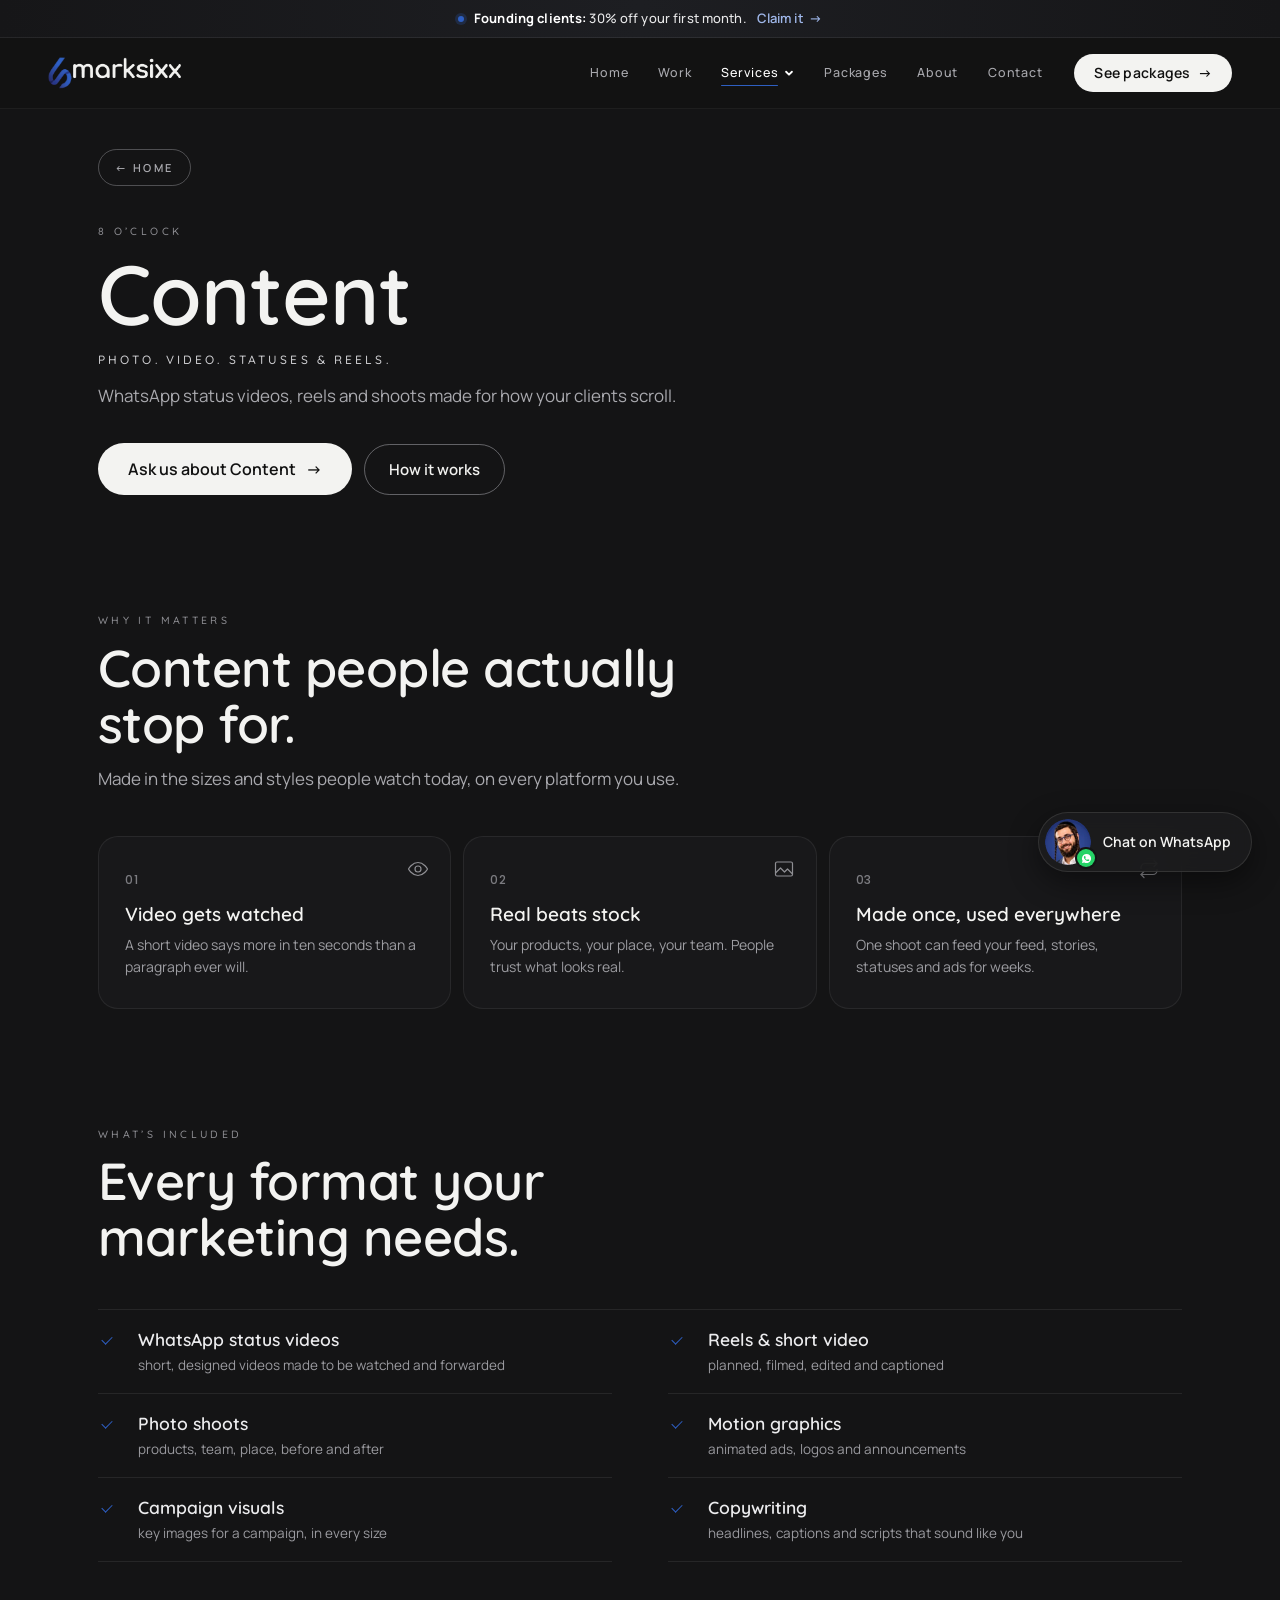
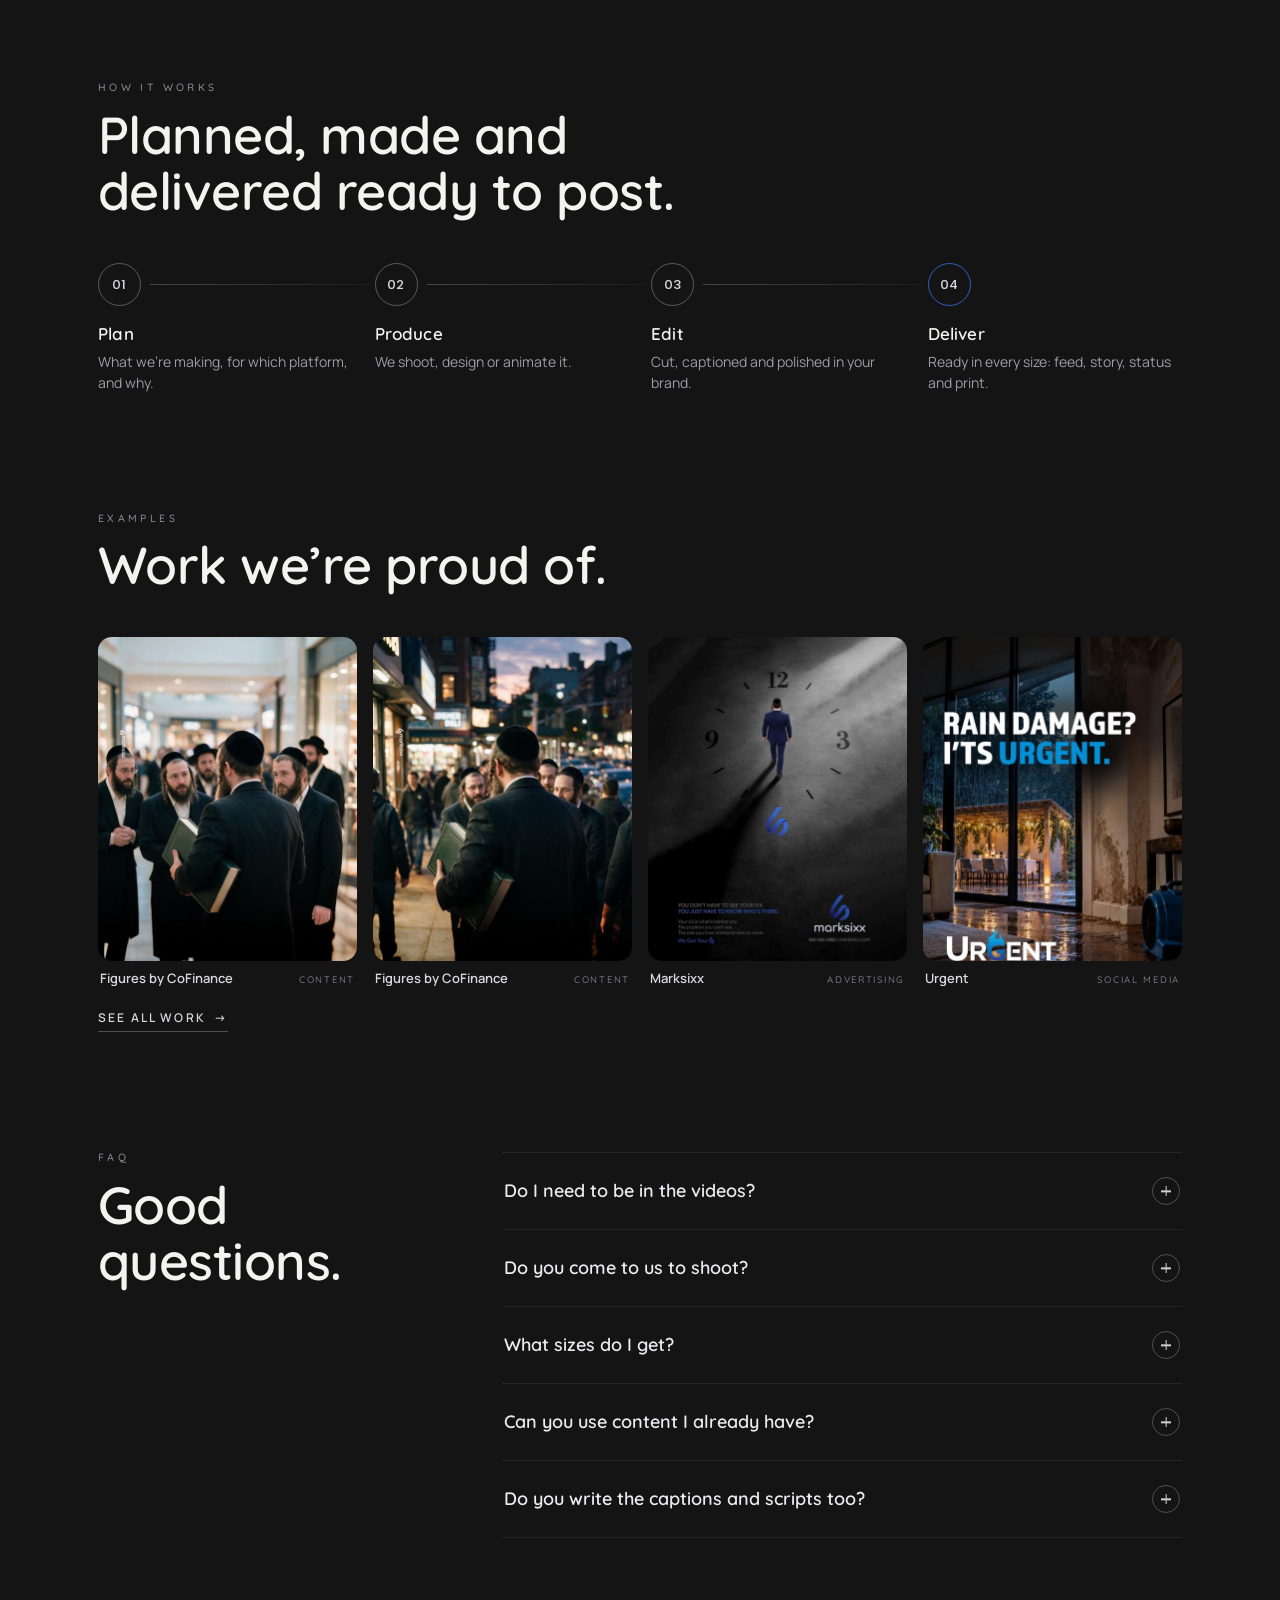
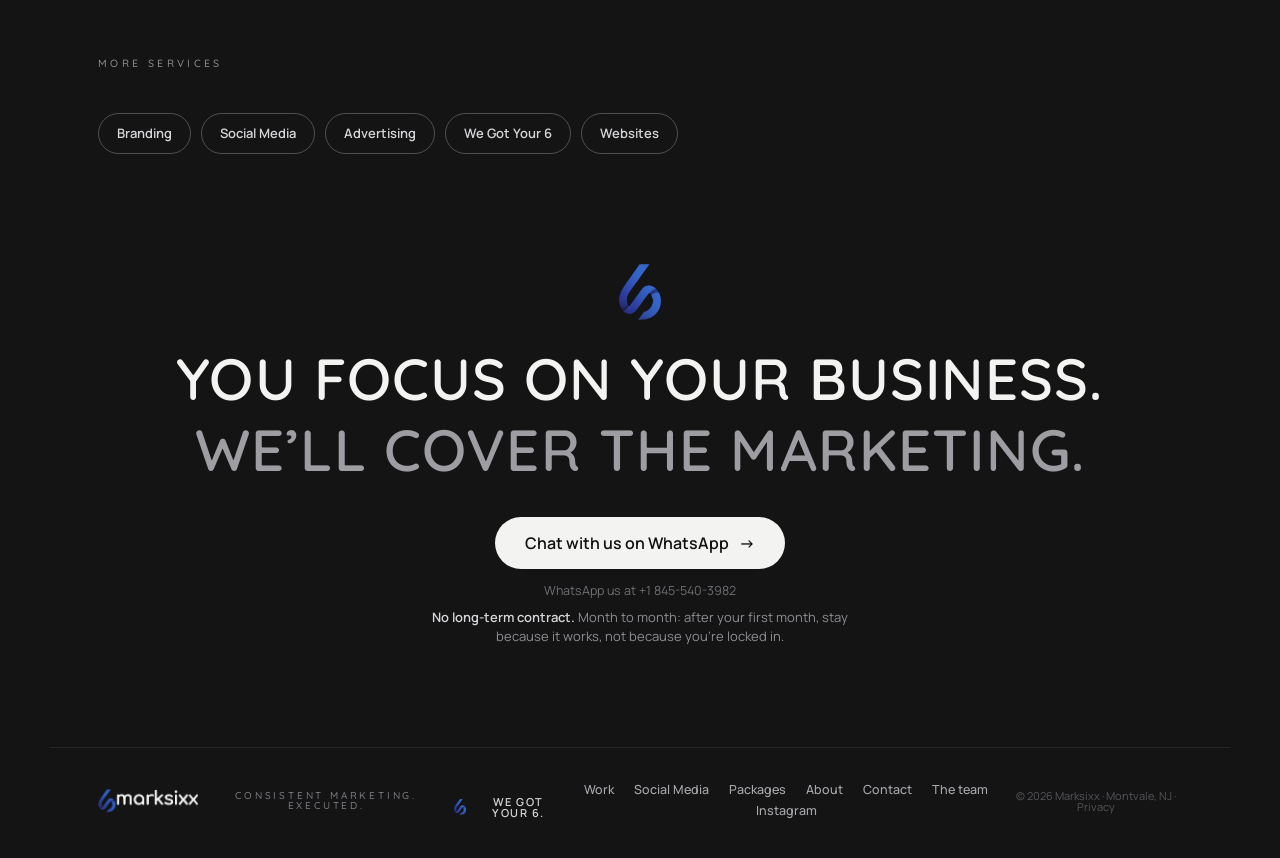
<file: content/index.html>
<!doctype html><html lang="en"><head><meta charset="utf-8"><meta name="viewport" content="width=device-width,initial-scale=1,viewport-fit=cover">
<title>Content — Marksixx</title><meta name="description" content="Content by Marksixx. WhatsApp status videos, reels and shoots made for how your clients scroll.">
<meta property="og:title" content="Content — Marksixx"><meta property="og:description" content="Content by Marksixx. WhatsApp status videos, reels and shoots made for how your clients scroll."><meta property="og:image" content="https://marksixx.com/assets/og.jpg">
<meta name="theme-color" content="#141415"><link rel="icon" href="/assets/six.png"><link rel="stylesheet" href="/assets/style.css"><link rel="stylesheet" href="/assets/home.css"><link rel="stylesheet" href="/assets/svc.css"><link rel="stylesheet" href="/assets/v5.css"><link rel="stylesheet" href="/assets/v7.css"><link rel="stylesheet" href="/assets/v9.css">
<script>document.documentElement.classList.add('fxjs')</script><link rel="stylesheet" href="/assets/wa6.css"><link rel="stylesheet" href="/assets/leadpop-v1.css?v=1"><link rel="stylesheet" href="/assets/nov9c.css?v=1">
</head>
<body class="svc-page p-content"><a class="offer-bar" href="/contact/?offer=founding" aria-label="Founding clients: 30% off your first month. Get in touch."><span><b>Founding clients:</b> 30% off your first month.</span><span class="ob-go" aria-hidden="true">Claim it<i>&rarr;</i></span></a>
<div class="page">
<header class="top solid"><a class="logo" href="/" aria-label="Marksixx home"><img class="logo-lockup" src="/assets/logo-lockup.png" alt="marksixx" width="825" height="198"></a>
<nav class="dnav" aria-label="Main"><a href="/">Home</a><a href="/work/">Work</a><div class="dn-dd"><button type="button" class="dn-btn" aria-expanded="false" aria-controls="dnMenu">Services<svg viewBox="0 0 12 12" aria-hidden="true"><path d="M2.5 4.5 6 8l3.5-3.5"/></svg></button><div class="dn-menu" id="dnMenu"><a href="/social-media/">Social Media</a><a href="/branding/">Branding</a><a href="/advertising/">Advertising</a><a href="/content/">Content</a><a href="/websites/">Websites</a><a href="/we-got-your-6/">We Got Your 6</a></div></div><a href="/packages/">Packages</a><a href="/about/">About</a><a href="/contact/">Contact</a></nav><a class="cta" href="/packages/">See packages <span aria-hidden="true">&rarr;</span></a></header>
<main>
<section class="sec sp-hero"><a class="sp-back" href="/">&larr; Home</a><div><p class="kicker sp-k">8 o’clock</p><h1>Content</h1><p class="sp-short">Photo. Video. Statuses &amp; reels.</p><p class="lead">WhatsApp status videos, reels and shoots made for how your clients scroll.</p><div class="sp-btns2"><a class="big-cta" href="https://wa.me/18455403982?text=Hi%20Marksixx%21%20I%E2%80%99d%20like%20to%20hear%20about%20Content." target="_blank" rel="noopener">Ask us about Content <span aria-hidden="true">&rarr;</span></a><a class="ghost" href="#how">How it works</a></div></div></section><section class="sec "><div class="sec-head fx"><p class="kicker">Why it matters</p><h2>Content people actually stop for.</h2><p class="lead">Made in the sizes and styles people watch today, on every platform you use.</p></div><div class="cards c3 fx-kids"><article class="card"><svg viewBox="0 0 24 24" class=ci aria-hidden="true"><path d="M2.5 12S6 5.5 12 5.5 21.5 12 21.5 12 18 18.5 12 18.5 2.5 12 2.5 12z"/><circle cx="12" cy="12" r="3"/></svg><span class="c-n">01</span><h3>Video gets watched</h3><p>A short video says more in ten seconds than a paragraph ever will.</p></article><article class="card"><svg viewBox="0 0 24 24" class=ci aria-hidden="true"><rect x="3.5" y="5" width="17" height="14" rx="1.5"/><path d="m3.5 16 5-5 4 4 3-3 5 5"/></svg><span class="c-n">02</span><h3>Real beats stock</h3><p>Your products, your place, your team. People trust what looks real.</p></article><article class="card"><svg viewBox="0 0 24 24" class=ci aria-hidden="true"><path d="M17 3.5 20 6.5l-3 3"/><path d="M4 11.5v-1a4 4 0 0 1 4-4h12M7 20.5l-3-3 3-3"/><path d="M20 12.5v1a4 4 0 0 1-4 4H4"/></svg><span class="c-n">03</span><h3>Made once, used everywhere</h3><p>One shoot can feed your feed, stories, statuses and ads for weeks.</p></article></div></section><section class="sec "><div class="sec-head fx"><p class="kicker">What’s included</p><h2>Every format your marketing needs.</h2></div><ul class="inc fx-kids"><li><strong>WhatsApp status videos</strong><span>short, designed videos made to be watched and forwarded</span></li><li><strong>Reels &amp; short video</strong><span>planned, filmed, edited and captioned</span></li><li><strong>Photo shoots</strong><span>products, team, place, before and after</span></li><li><strong>Motion graphics</strong><span>animated ads, logos and announcements</span></li><li><strong>Campaign visuals</strong><span>key images for a campaign, in every size</span></li><li><strong>Copywriting</strong><span>headlines, captions and scripts that sound like you</span></li></ul></section><section class="sec " id="how"><div class="sec-head fx"><p class="kicker">How it works</p><h2>Planned, made and delivered ready to post.</h2></div><ol class="steps s4 fx-kids"><li><span class="st-n">01</span><div><h3>Plan</h3><p>What we’re making, for which platform, and why.</p></div></li><li><span class="st-n">02</span><div><h3>Produce</h3><p>We shoot, design or animate it.</p></div></li><li><span class="st-n">03</span><div><h3>Edit</h3><p>Cut, captioned and polished in your brand.</p></div></li><li><span class="st-n">04</span><div><h3>Deliver</h3><p>Ready in every size: feed, story, status and print.</p></div></li></ol></section><section class="sec "><div class="sec-head fx"><p class="kicker">Examples</p><h2>Work we’re proud of.</h2></div><div class="work-grid sp-grid g9c g9c-4"><figure class="w w-tall" data-c="Content"><button type="button" class="w-btn" data-full="/assets/work9/figures-01.jpg" data-cap="Figures by CoFinance — Figures campaign"><img src="/assets/work9/figures-01-sm.jpg" srcset="/assets/work9/figures-01-sm.jpg 520w, /assets/work9/figures-01.jpg 675w" sizes="(min-width:1300px) 280px, (min-width:900px) 33vw, 50vw" alt="Figures by CoFinance: Figures campaign" width="675" height="1200" loading="lazy" decoding="async"></button><figcaption><span>Figures by CoFinance</span><em>Content</em></figcaption></figure><figure class="w w-tall" data-c="Content"><button type="button" class="w-btn" data-full="/assets/work9/figures-03.jpg" data-cap="Figures by CoFinance — Figures campaign"><img src="/assets/work9/figures-03-sm.jpg" srcset="/assets/work9/figures-03-sm.jpg 520w, /assets/work9/figures-03.jpg 675w" sizes="(min-width:1300px) 280px, (min-width:900px) 33vw, 50vw" alt="Figures by CoFinance: Figures campaign" width="675" height="1200" loading="lazy" decoding="async"></button><figcaption><span>Figures by CoFinance</span><em>Content</em></figcaption></figure><figure class="w w-tall" data-c="Advertising"><button type="button" class="w-btn" data-full="/assets/work9/clock-ad-01-v15c.jpg" data-cap="Marksixx — Clock ad"><img src="/assets/work9/clock-ad-01-v15c-sm.jpg" srcset="/assets/work9/clock-ad-01-v15c-sm.jpg 520w, /assets/work9/clock-ad-01-v15c.jpg 927w" sizes="(min-width:1300px) 280px, (min-width:900px) 33vw, 50vw" alt="Marksixx: Clock ad" width="927" height="1200" loading="lazy" decoding="async"></button><figcaption><span>Marksixx</span><em>Advertising</em></figcaption></figure><figure class="w w-tall" data-c="Social Media"><button type="button" class="w-btn" data-full="/assets/work9/urgent-ads-rain.jpg" data-cap="Urgent — Urgent ad"><img src="/assets/work9/urgent-ads-rain-sm.jpg" srcset="/assets/work9/urgent-ads-rain-sm.jpg 520w, /assets/work9/urgent-ads-rain.jpg 800w" sizes="(min-width:1300px) 280px, (min-width:900px) 33vw, 50vw" alt="Urgent: Urgent ad" width="800" height="1200" loading="lazy" decoding="async"></button><figcaption><span>Urgent</span><em>Social Media</em></figcaption></figure></div><a class="v5-link" href="/work/#content">See all work <span>&rarr;</span></a></section><section class="sec" id="faq"><div class="faq-wrap"><div class="sec-head fx"><p class="kicker">FAQ</p><h2>Good questions.</h2></div><div class="faq fx-kids"><details><summary>Do I need to be in the videos?<i aria-hidden="true"></i></summary><div class="a"><p>No. We can make great content around your products, place and work. If you want to be in it, we’ll make it easy and quick.</p></div></details><details><summary>Do you come to us to shoot?<i aria-hidden="true"></i></summary><div class="a"><p>We plan shoots around your business. Tell us what you have in mind and we’ll work out the best way to do it.</p></div></details><details><summary>What sizes do I get?<i aria-hidden="true"></i></summary><div class="a"><p>Every size you need: square and portrait for the feed, full-screen for stories, reels and WhatsApp Status.</p></div></details><details><summary>Can you use content I already have?<i aria-hidden="true"></i></summary><div class="a"><p>Yes. Often the best first step is editing and repackaging what you already filmed.</p></div></details><details><summary>Do you write the captions and scripts too?<i aria-hidden="true"></i></summary><div class="a"><p>Yes, in your voice, and you approve everything first.</p></div></details></div></div></section><section class="sec"><div class="sec-head"><p class="kicker">More services</p></div><nav class="sp-more"><a href="/branding/">Branding</a><a href="/social-media/">Social Media</a><a href="/advertising/">Advertising</a><a href="/we-got-your-6/">We Got Your 6</a><a href="/websites/">Websites</a></nav></section>
<section class="sec sec-cta"><img class="cta-6 fx" src="/assets/six.png" alt="" width="301" height="400" loading="lazy"><h2 class="fx"><span>You focus on your business.</span><span>We’ll cover the marketing.</span></h2>
<a class="big-cta fx" href="https://wa.me/18455403982?text=Hi%20Marksixx%21%20I%E2%80%99d%20like%20to%20talk%20about%20my%20marketing." target="_blank" rel="noopener">Chat with us on WhatsApp <span aria-hidden="true">&rarr;</span></a>
<p class="cta-sub">WhatsApp us at +1 845-540-3982</p><p class="cta-promise"><b>No long-term contract.</b> Month to month: after your first month, stay because it works, not because you’re locked in.</p></section>
<footer class="foot"><img class="foot-logo" src="/assets/logo-lockup.png" alt="marksixx" width="825" height="198" loading="lazy"><p class="foot-slogan">Consistent Marketing. Executed.</p><p class="foot-six"><img src="/assets/six.png" alt="" width="301" height="400" loading="lazy">We got your 6.</p><nav class="foot-nav" aria-label="Footer"><a href="/work/">Work</a><a href="/social-media/">Social Media</a><a href="/packages/">Packages</a><a href="/about/">About</a><a href="/contact/">Contact</a><a href="/about/#team">The team</a><a href="https://www.instagram.com/mark6.x/" target="_blank" rel="noopener">Instagram</a></nav><p class="foot-c">© 2026 Marksixx · Montvale, NJ · <a href="/privacy/">Privacy</a></p></footer>
</main>
<nav class="tabbar" aria-label="Main"><a href="/"><svg viewBox="0 0 24 24"><path d="M3.5 10.5 12 4l8.5 6.5V20a.5.5 0 0 1-.5.5h-5v-6h-6v6H4a.5.5 0 0 1-.5-.5z"/></svg><span>Home</span></a><a href="/work/"><svg viewBox="0 0 24 24"><rect x="3.5" y="5" width="17" height="14" rx="1.5"/><path d="m3.5 16 5-5 4 4 3-3 5 5"/><circle cx="15.5" cy="9" r="1.3"/></svg><span>Work</span></a><a href="/packages/"><svg viewBox="0 0 24 24"><path d="M12 3.5 20 7.5v9L12 20.5 4 16.5v-9z"/><path d="m4 7.5 8 4 8-4M12 11.5v9"/></svg><span>Packages</span></a><a href="/social-media/"><svg viewBox="0 0 24 24"><rect x="3.5" y="3.5" width="17" height="17" rx="5"/><circle cx="12" cy="12" r="3.9"/><circle cx="17.2" cy="6.8" r=".5"/></svg><span>Social</span></a><a href="/contact/"><svg viewBox="0 0 24 24"><path d="M20 12a8 8 0 0 1-11.8 7l-4.2 1.1 1.1-4A8 8 0 1 1 20 12z"/></svg><span>Contact</span></a></nav>
</div>
<div class="lb" id="lb" hidden><button type="button" class="lb-x" aria-label="Close"><svg viewBox="0 0 24 24"><path d="M6 6l12 12M18 6 6 18"/></svg></button><img id="lbImg" alt=""><p id="lbCap"></p></div>
<script src="/assets/svc.js" defer></script><script src="/assets/v5.js" defer></script><script src="/assets/v9.js" defer></script><a class="wa6" href="https://wa.me/18455403982?text=Hi%20Marksixx%21%20I%E2%80%99d%20like%20to%20talk%20about%20my%20marketing." target="_blank" rel="noopener" aria-label="Chat with Marksixx on WhatsApp"><img src="/assets/wa6-guy.webp" alt="" width="132" height="132"><span class="wa6-b"><svg viewBox="0 0 24 24" aria-hidden="true"><path d="M12.04 2C6.58 2 2.13 6.45 2.13 11.91c0 1.75.46 3.45 1.32 4.95L2.05 22l5.25-1.38a9.9 9.9 0 0 0 4.74 1.21h.01c5.46 0 9.91-4.45 9.91-9.91A9.85 9.85 0 0 0 12.04 2zm5.8 14.13c-.24.69-1.42 1.32-1.96 1.37-.5.05-1.13.07-1.83-.11-.42-.13-.96-.31-1.65-.61-2.9-1.25-4.79-4.17-4.94-4.36-.14-.2-1.18-1.57-1.18-3 0-1.42.75-2.12 1.01-2.41.27-.29.58-.36.78-.36h.56c.18.01.42-.07.66.5.24.58.83 2.01.9 2.15.07.15.12.32.02.51-.1.2-.15.32-.29.49-.15.17-.31.38-.44.51-.15.15-.3.3-.13.6.17.29.76 1.25 1.63 2.03 1.12 1 2.07 1.31 2.36 1.46.29.15.46.12.63-.07.17-.2.73-.85.92-1.14.2-.29.39-.24.66-.15.27.1 1.71.81 2 .96.29.15.49.22.56.34.07.12.07.71-.17 1.39z"/></svg></span><span class="wa6-t">Chat on WhatsApp</span></a>
<script src="/assets/wa6.js" defer></script>
<script src="/assets/leadpop-v2.js?v=1" defer></script><script src="/assets/nov9c.js?v=1" defer></script>
</body></html>
</file>
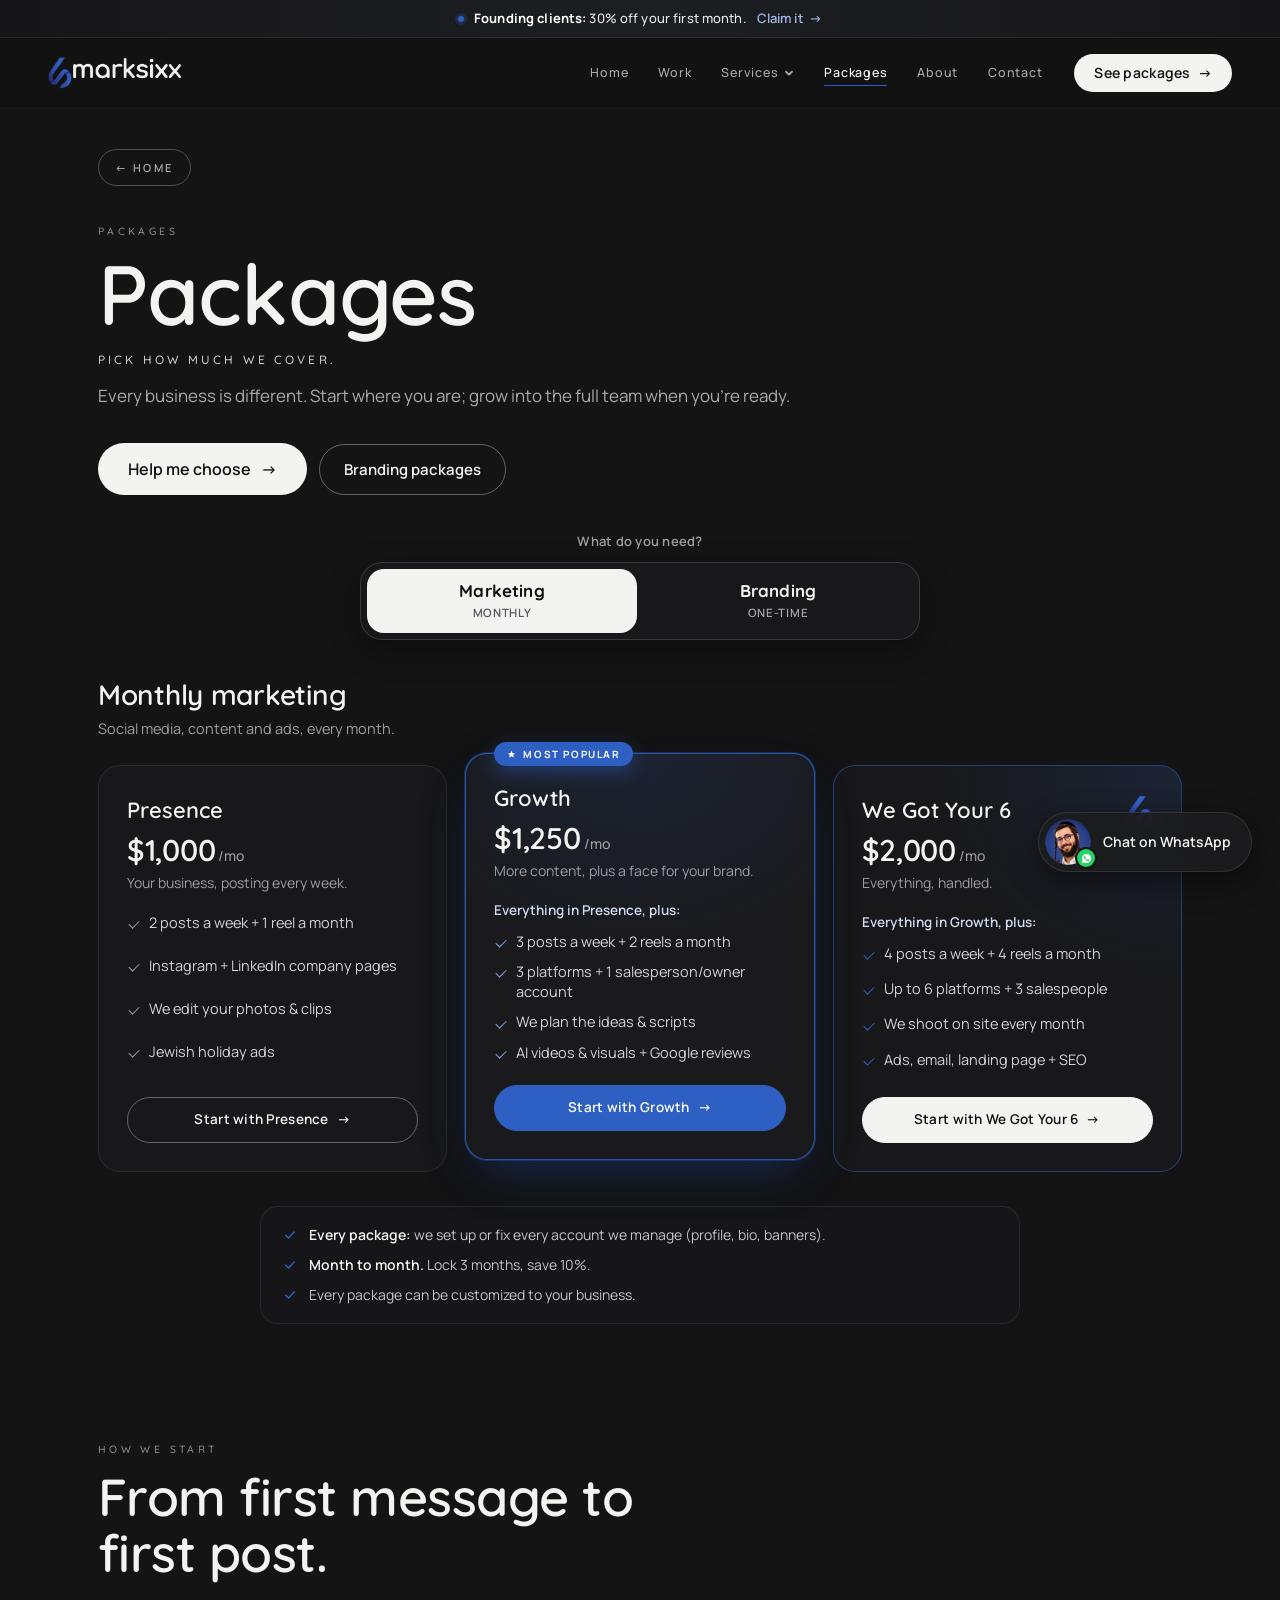
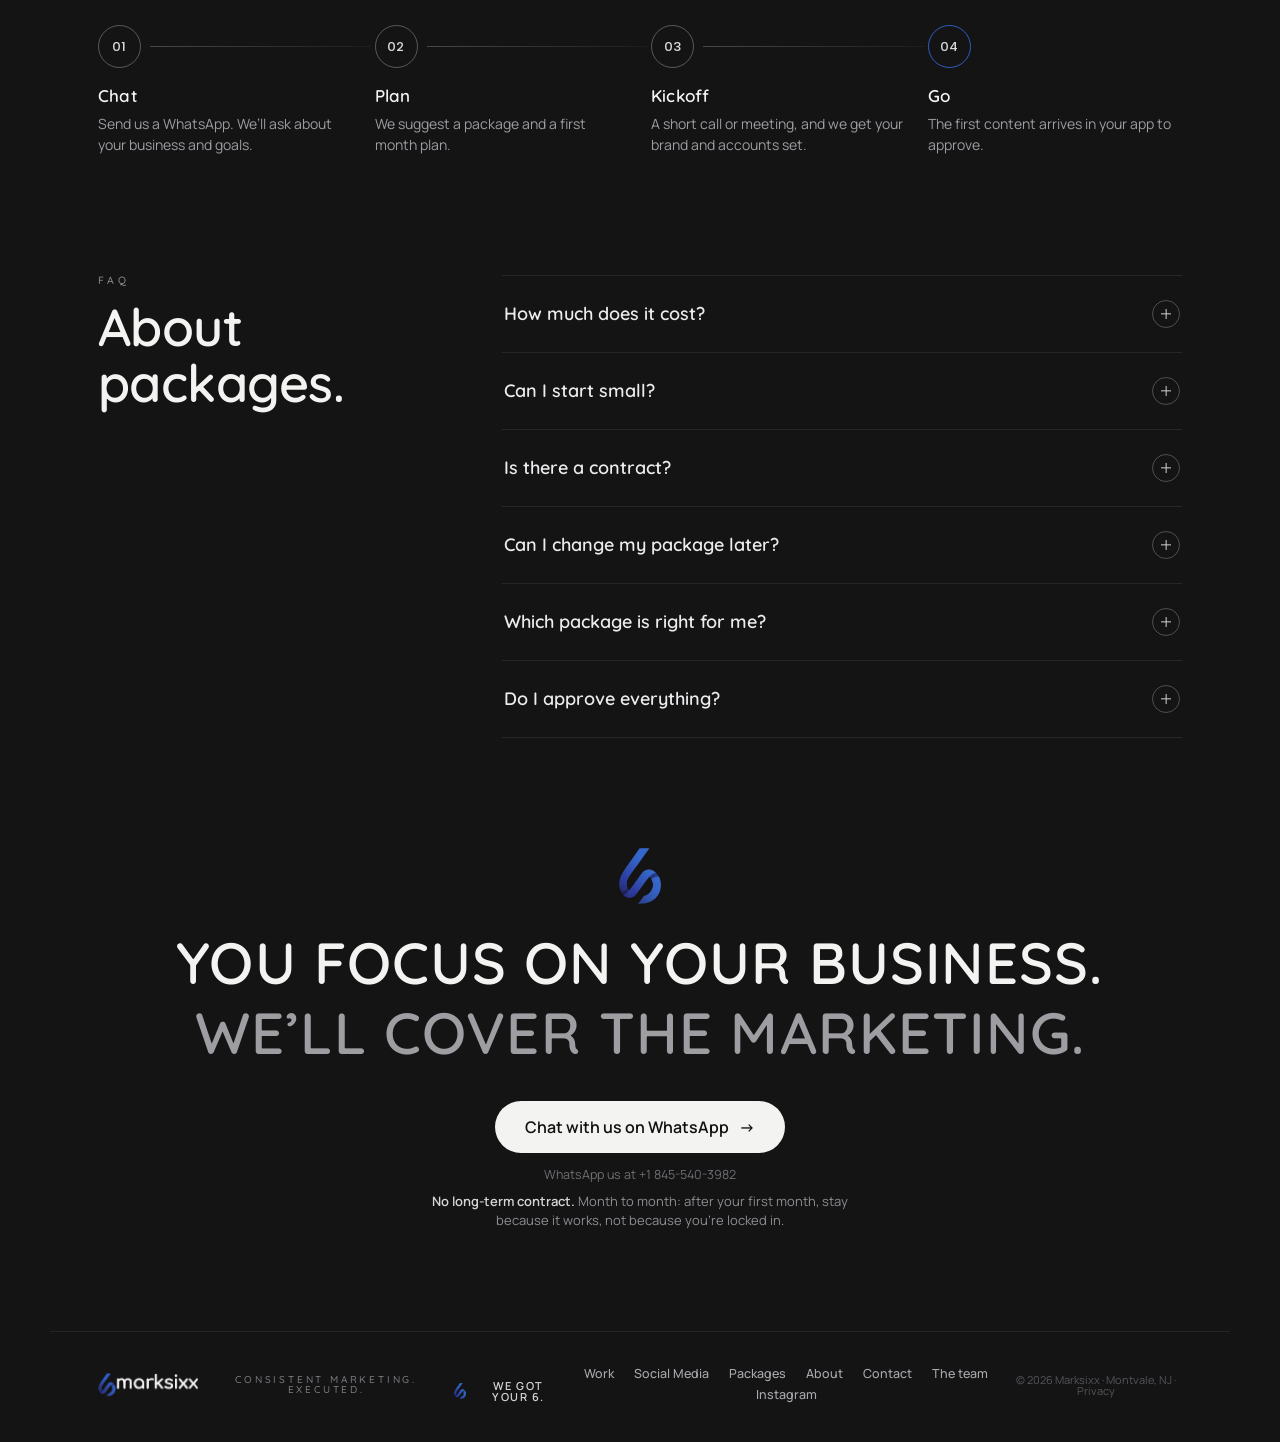
<file: packages/index.html>
<!doctype html><html lang="en"><head><meta charset="utf-8"><meta name="viewport" content="width=device-width,initial-scale=1,viewport-fit=cover">
<title>Packages — Marksixx</title><meta name="description" content="Marksixx packages. Marketing: Presence, Growth and We Got Your 6. Branding: Brand Essentials, Brand Identity and Brand Identity Launch. Ask on WhatsApp.">
<meta property="og:title" content="Packages — Marksixx"><meta property="og:description" content="Marksixx packages. Marketing: Presence, Growth and We Got Your 6. Branding: Brand Essentials, Brand Identity and Brand Identity Launch. Ask on WhatsApp."><meta property="og:image" content="https://marksixx.com/assets/og.jpg">
<meta name="theme-color" content="#141415"><link rel="icon" href="/assets/six.png"><link rel="stylesheet" href="/assets/style.css"><link rel="stylesheet" href="/assets/home.css"><link rel="stylesheet" href="/assets/svc.css"><link rel="stylesheet" href="/assets/v5.css"><link rel="stylesheet" href="/assets/v7.css"><link rel="stylesheet" href="/assets/v9.css"><link rel="stylesheet" href="/assets/pk15.css">
<script>document.documentElement.classList.add('fxjs')</script><link rel="stylesheet" href="/assets/wa6.css"><link rel="stylesheet" href="/assets/nov9b.css?v=1"><link rel="stylesheet" href="/assets/leadpop-v1.css?v=1"><link rel="stylesheet" href="/assets/nov9c.css?v=1">
</head>
<body class="svc-page p-packages"><a class="offer-bar" href="/contact/?offer=founding" aria-label="Founding clients: 30% off your first month. Get in touch."><span><b>Founding clients:</b> 30% off your first month.</span><span class="ob-go" aria-hidden="true">Claim it<i>&rarr;</i></span></a>
<div class="page">
<header class="top solid"><a class="logo" href="/" aria-label="Marksixx home"><img class="logo-lockup" src="/assets/logo-lockup.png" alt="marksixx" width="825" height="198"></a>
<nav class="dnav" aria-label="Main"><a href="/">Home</a><a href="/work/">Work</a><div class="dn-dd"><button type="button" class="dn-btn" aria-expanded="false" aria-controls="dnMenu">Services<svg viewBox="0 0 12 12" aria-hidden="true"><path d="M2.5 4.5 6 8l3.5-3.5"/></svg></button><div class="dn-menu" id="dnMenu"><a href="/social-media/">Social Media</a><a href="/branding/">Branding</a><a href="/advertising/">Advertising</a><a href="/content/">Content</a><a href="/websites/">Websites</a><a href="/we-got-your-6/">We Got Your 6</a></div></div><a href="/packages/">Packages</a><a href="/about/">About</a><a href="/contact/">Contact</a></nav><a class="cta" href="#pk-tabs">See packages <span aria-hidden="true">&rarr;</span></a></header>
<main>
<section class="sec sp-hero"><a class="sp-back" href="/">&larr; Home</a><p class="kicker sp-k">Packages</p><h1>Packages</h1><p class="sp-short">Pick how much we cover.</p><p class="lead">Every business is different. Start where you are; grow into the full team when you’re ready.</p><div class="sp-btns2"><a class="big-cta" href="https://wa.me/18455403982?text=Hi%20Marksixx%21%20I%E2%80%99d%20like%20help%20choosing%20a%20package." target="_blank" rel="noopener">Help me choose <span aria-hidden="true">&rarr;</span></a><a class="ghost" href="#branding">Branding packages</a></div></section><section class="sec" id="pk-tabs" style="padding-top:44px"><p class="pk-switch-q">What do you need?</p><nav class="pk-switch" data-pk-tabs data-pk-hash role="tablist" aria-label="Package type"><a href="#marketing" class="on" data-pk="marketing" role="tab" aria-selected="true">Marketing<small>Monthly</small></a><a href="#branding" data-pk="branding" role="tab" aria-selected="false">Branding<small>One-time</small></a></nav><div class="pk-panel on" id="marketing" role="tabpanel"><div class="pk-ph"><h2>Monthly marketing</h2><p>Social media, content and ads, every month.</p></div><ul class="pk-list"><li class="pk"><div class="pk-top"><h3>Presence</h3><p class="pk-price">$1,000<small>/mo</small></p><p>Your business, posting every week.</p></div><ul><li>2 posts a week + 1 reel a month</li><li>Instagram + LinkedIn company pages</li><li>We edit your photos &amp; clips</li><li>Jewish holiday ads</li></ul><a class="pk-cta" href="https://wa.me/18455403982?text=Hi%20Marksixx%21%20I%E2%80%99m%20interested%20in%20the%20Presence%20package." target="_blank" rel="noopener">Start with Presence <span aria-hidden="true">&rarr;</span></a></li><li class="pk pk-rec"><span class="pk-badge"><svg viewBox="0 0 24 24" aria-hidden="true"><path d="m12 4 2.4 5 5.4.6-4 3.7 1.1 5.4L12 16l-4.9 2.7 1.1-5.4-4-3.7 5.4-.6z"/></svg>Most popular</span><div class="pk-top"><h3>Growth</h3><p class="pk-price">$1,250<small>/mo</small></p><p>More content, plus a face for your brand.</p></div><p class="pk-plus">Everything in Presence, plus:</p><ul><li>3 posts a week + 2 reels a month</li><li>3 platforms + 1 salesperson/owner account</li><li>We plan the ideas &amp; scripts</li><li>AI videos &amp; visuals + Google reviews</li></ul><a class="pk-cta" href="https://wa.me/18455403982?text=Hi%20Marksixx%21%20I%E2%80%99m%20interested%20in%20the%20Growth%20package." target="_blank" rel="noopener">Start with Growth <span aria-hidden="true">&rarr;</span></a></li><li class="pk pk-six"><div class="pk-top"><img class="pk-6" src="/assets/six.png" alt="" width="301" height="400"><h3>We Got Your 6</h3><p class="pk-price">$2,000<small>/mo</small></p><p>Everything, handled.</p></div><p class="pk-plus">Everything in Growth, plus:</p><ul><li>4 posts a week + 4 reels a month</li><li>Up to 6 platforms + 3 salespeople</li><li>We shoot on site every month</li><li>Ads, email, landing page + SEO</li></ul><a class="pk-cta" href="https://wa.me/18455403982?text=Hi%20Marksixx%21%20I%E2%80%99m%20interested%20in%20the%20We%20Got%20Your%206%20package." target="_blank" rel="noopener">Start with We Got Your 6 <span aria-hidden="true">&rarr;</span></a></li></ul><ul class="pk-notes"><li><svg viewBox="0 0 24 24" aria-hidden="true"><path d="m6.5 12.5 3.5 3.5 7.5-8"/></svg><span><b>Every package:</b> we set up or fix every account we manage (profile, bio, banners).</span></li><li><svg viewBox="0 0 24 24" aria-hidden="true"><path d="m6.5 12.5 3.5 3.5 7.5-8"/></svg><span><b>Month to month.</b> Lock 3 months, save 10%.</span></li><li><svg viewBox="0 0 24 24" aria-hidden="true"><path d="m6.5 12.5 3.5 3.5 7.5-8"/></svg><span>Every package can be customized to your business.</span></li></ul></div><div class="pk-panel" id="branding" role="tabpanel"><div class="pk-ph"><h2>Branding</h2><p>One-time. For businesses that need a brand first.</p></div><ul class="pk-list"><li class="pk"><div class="pk-top"><h3>Brand Essentials</h3><p class="pk-price">$2,500<small> one-time</small></p><p>A polished, professional foundation.</p></div><ul><li>Logo + brand icon</li><li>Colors, fonts + tagline</li><li>Business card, letterhead + email signature</li><li>Organized final brand files</li></ul><a class="pk-cta" href="https://wa.me/18455403982?text=Hi%20Marksixx%21%20I%E2%80%99m%20interested%20in%20the%20Brand%20Essentials%20package." target="_blank" rel="noopener">Start with Brand Essentials <span aria-hidden="true">&rarr;</span></a></li><li class="pk"><div class="pk-top"><h3>Brand Identity</h3><p class="pk-price">$4,000<small> one-time</small></p><p>The full brand system.</p></div><p class="pk-plus">Everything in Essentials, plus:</p><ul><li>Brand strategy, positioning + messaging</li><li>Full logo set + brand guidelines</li><li>Social media profile images + banners</li><li>Invoice + quote templates, referral card, flyer</li></ul><a class="pk-cta" href="https://wa.me/18455403982?text=Hi%20Marksixx%21%20I%E2%80%99m%20interested%20in%20the%20Brand%20Identity%20package." target="_blank" rel="noopener">Start with Brand Identity <span aria-hidden="true">&rarr;</span></a></li><li class="pk pk-six"><div class="pk-top"><h3>Brand Identity Launch</h3><p class="pk-price">$8,000<small> one-time</small></p><p>Brand + website + launch.</p></div><p class="pk-plus">Everything in Brand Identity, plus:</p><ul><li>Custom website, designed + launched</li><li>Local SEO setup</li><li>Signage, vehicle wrap concept + banners</li><li>Brochures, social templates + launch support</li></ul><a class="pk-cta" href="https://wa.me/18455403982?text=Hi%20Marksixx%21%20I%E2%80%99m%20interested%20in%20the%20Brand%20Identity%20Launch%20package." target="_blank" rel="noopener">Start with Brand Identity Launch <span aria-hidden="true">&rarr;</span></a></li></ul><ul class="pk-notes"><li><svg viewBox="0 0 24 24" aria-hidden="true"><path d="m6.5 12.5 3.5 3.5 7.5-8"/></svg><span>Every package can be customized to your business.</span></li></ul></div></section><section class="sec "><div class="sec-head fx"><p class="kicker">How we start</p><h2>From first message to first post.</h2></div><ol class="steps s4 fx-kids"><li><span class="st-n">01</span><div><h3>Chat</h3><p>Send us a WhatsApp. We’ll ask about your business and goals.</p></div></li><li><span class="st-n">02</span><div><h3>Plan</h3><p>We suggest a package and a first month plan.</p></div></li><li><span class="st-n">03</span><div><h3>Kickoff</h3><p>A short call or meeting, and we get your brand and accounts set.</p></div></li><li><span class="st-n">04</span><div><h3>Go</h3><p>The first content arrives in your app to approve.</p></div></li></ol></section><section class="sec" id="faq"><div class="faq-wrap"><div class="sec-head fx"><p class="kicker">FAQ</p><h2>About packages.</h2></div><div class="faq fx-kids"><details><summary>How much does it cost?<i aria-hidden="true"></i></summary><div class="a"><p>Marketing starts at $1,000 a month and branding at $2,500 one-time. Prices are on each package above. Every package can be customized to your business, so we confirm the details with you on WhatsApp. No surprises.</p></div></details><details><summary>Can I start small?<i aria-hidden="true"></i></summary><div class="a"><p>Yes. Start with Presence or one service and add more when it makes sense.</p></div></details><details><summary>Is there a contract?<i aria-hidden="true"></i></summary><div class="a"><p>No long-term contract. We work month to month. The first month is the minimum, and each month runs in full, because we plan and make a whole month of content ahead. After your first month, stay because it works, not because you’re locked in. Want to lock 3 months? You save 10%.</p></div></details><details><summary>Can I change my package later?<i aria-hidden="true"></i></summary><div class="a"><p>Of course. As the business grows, the plan can grow with it.</p></div></details><details><summary>Which package is right for me?<i aria-hidden="true"></i></summary><div class="a"><p>If you mainly need to show up consistently on social, start with Presence. If you want more content and a face for your brand, Growth. If you want marketing fully off your plate, We Got Your 6. Need a logo or a full brand first? See the Branding tab.</p></div></details><details><summary>Do I approve everything?<i aria-hidden="true"></i></summary><div class="a"><p>Yes, in every package. Nothing goes out without your OK.</p></div></details></div></div></section>
<section class="sec sec-cta"><img class="cta-6 fx" src="/assets/six.png" alt="" width="301" height="400" loading="lazy"><h2 class="fx"><span>You focus on your business.</span><span>We’ll cover the marketing.</span></h2>
<a class="big-cta fx" href="https://wa.me/18455403982?text=Hi%20Marksixx%21%20I%E2%80%99d%20like%20to%20talk%20about%20my%20marketing." target="_blank" rel="noopener">Chat with us on WhatsApp <span aria-hidden="true">&rarr;</span></a>
<p class="cta-sub">WhatsApp us at +1 845-540-3982</p><p class="cta-promise"><b>No long-term contract.</b> Month to month: after your first month, stay because it works, not because you’re locked in.</p></section>
<footer class="foot"><img class="foot-logo" src="/assets/logo-lockup.png" alt="marksixx" width="825" height="198" loading="lazy"><p class="foot-slogan">Consistent Marketing. Executed.</p><p class="foot-six"><img src="/assets/six.png" alt="" width="301" height="400" loading="lazy">We got your 6.</p><nav class="foot-nav" aria-label="Footer"><a href="/work/">Work</a><a href="/social-media/">Social Media</a><a href="/packages/">Packages</a><a href="/about/">About</a><a href="/contact/">Contact</a><a href="/about/#team">The team</a><a href="https://www.instagram.com/mark6.x/" target="_blank" rel="noopener">Instagram</a></nav><p class="foot-c">© 2026 Marksixx · Montvale, NJ · <a href="/privacy/">Privacy</a></p></footer>
</main>
<nav class="tabbar" aria-label="Main"><a href="/"><svg viewBox="0 0 24 24"><path d="M3.5 10.5 12 4l8.5 6.5V20a.5.5 0 0 1-.5.5h-5v-6h-6v6H4a.5.5 0 0 1-.5-.5z"/></svg><span>Home</span></a><a href="/work/"><svg viewBox="0 0 24 24"><rect x="3.5" y="5" width="17" height="14" rx="1.5"/><path d="m3.5 16 5-5 4 4 3-3 5 5"/><circle cx="15.5" cy="9" r="1.3"/></svg><span>Work</span></a><a href="/packages/" class="on"><svg viewBox="0 0 24 24"><path d="M12 3.5 20 7.5v9L12 20.5 4 16.5v-9z"/><path d="m4 7.5 8 4 8-4M12 11.5v9"/></svg><span>Packages</span></a><a href="/social-media/"><svg viewBox="0 0 24 24"><rect x="3.5" y="3.5" width="17" height="17" rx="5"/><circle cx="12" cy="12" r="3.9"/><circle cx="17.2" cy="6.8" r=".5"/></svg><span>Social</span></a><a href="/contact/"><svg viewBox="0 0 24 24"><path d="M20 12a8 8 0 0 1-11.8 7l-4.2 1.1 1.1-4A8 8 0 1 1 20 12z"/></svg><span>Contact</span></a></nav>
</div>
<div class="lb" id="lb" hidden><button type="button" class="lb-x" aria-label="Close"><svg viewBox="0 0 24 24"><path d="M6 6l12 12M18 6 6 18"/></svg></button><img id="lbImg" alt=""><p id="lbCap"></p></div>
<script src="/assets/svc.js" defer></script><script src="/assets/v5.js" defer></script><script src="/assets/v9.js" defer></script><script src="/assets/nov9b.js?v=1" defer></script><a class="wa6" href="https://wa.me/18455403982?text=Hi%20Marksixx%21%20I%E2%80%99d%20like%20to%20talk%20about%20my%20marketing." target="_blank" rel="noopener" aria-label="Chat with Marksixx on WhatsApp"><img src="/assets/wa6-guy.webp" alt="" width="132" height="132"><span class="wa6-b"><svg viewBox="0 0 24 24" aria-hidden="true"><path d="M12.04 2C6.58 2 2.13 6.45 2.13 11.91c0 1.75.46 3.45 1.32 4.95L2.05 22l5.25-1.38a9.9 9.9 0 0 0 4.74 1.21h.01c5.46 0 9.91-4.45 9.91-9.91A9.85 9.85 0 0 0 12.04 2zm5.8 14.13c-.24.69-1.42 1.32-1.96 1.37-.5.05-1.13.07-1.83-.11-.42-.13-.96-.31-1.65-.61-2.9-1.25-4.79-4.17-4.94-4.36-.14-.2-1.18-1.57-1.18-3 0-1.42.75-2.12 1.01-2.41.27-.29.58-.36.78-.36h.56c.18.01.42-.07.66.5.24.58.83 2.01.9 2.15.07.15.12.32.02.51-.1.2-.15.32-.29.49-.15.17-.31.38-.44.51-.15.15-.3.3-.13.6.17.29.76 1.25 1.63 2.03 1.12 1 2.07 1.31 2.36 1.46.29.15.46.12.63-.07.17-.2.73-.85.92-1.14.2-.29.39-.24.66-.15.27.1 1.71.81 2 .96.29.15.49.22.56.34.07.12.07.71-.17 1.39z"/></svg></span><span class="wa6-t">Chat on WhatsApp</span></a>
<script src="/assets/wa6.js" defer></script>
<script src="/assets/leadpop-v2.js?v=1" defer></script><script src="/assets/nov9c.js?v=1" defer></script>
</body></html>
</file>
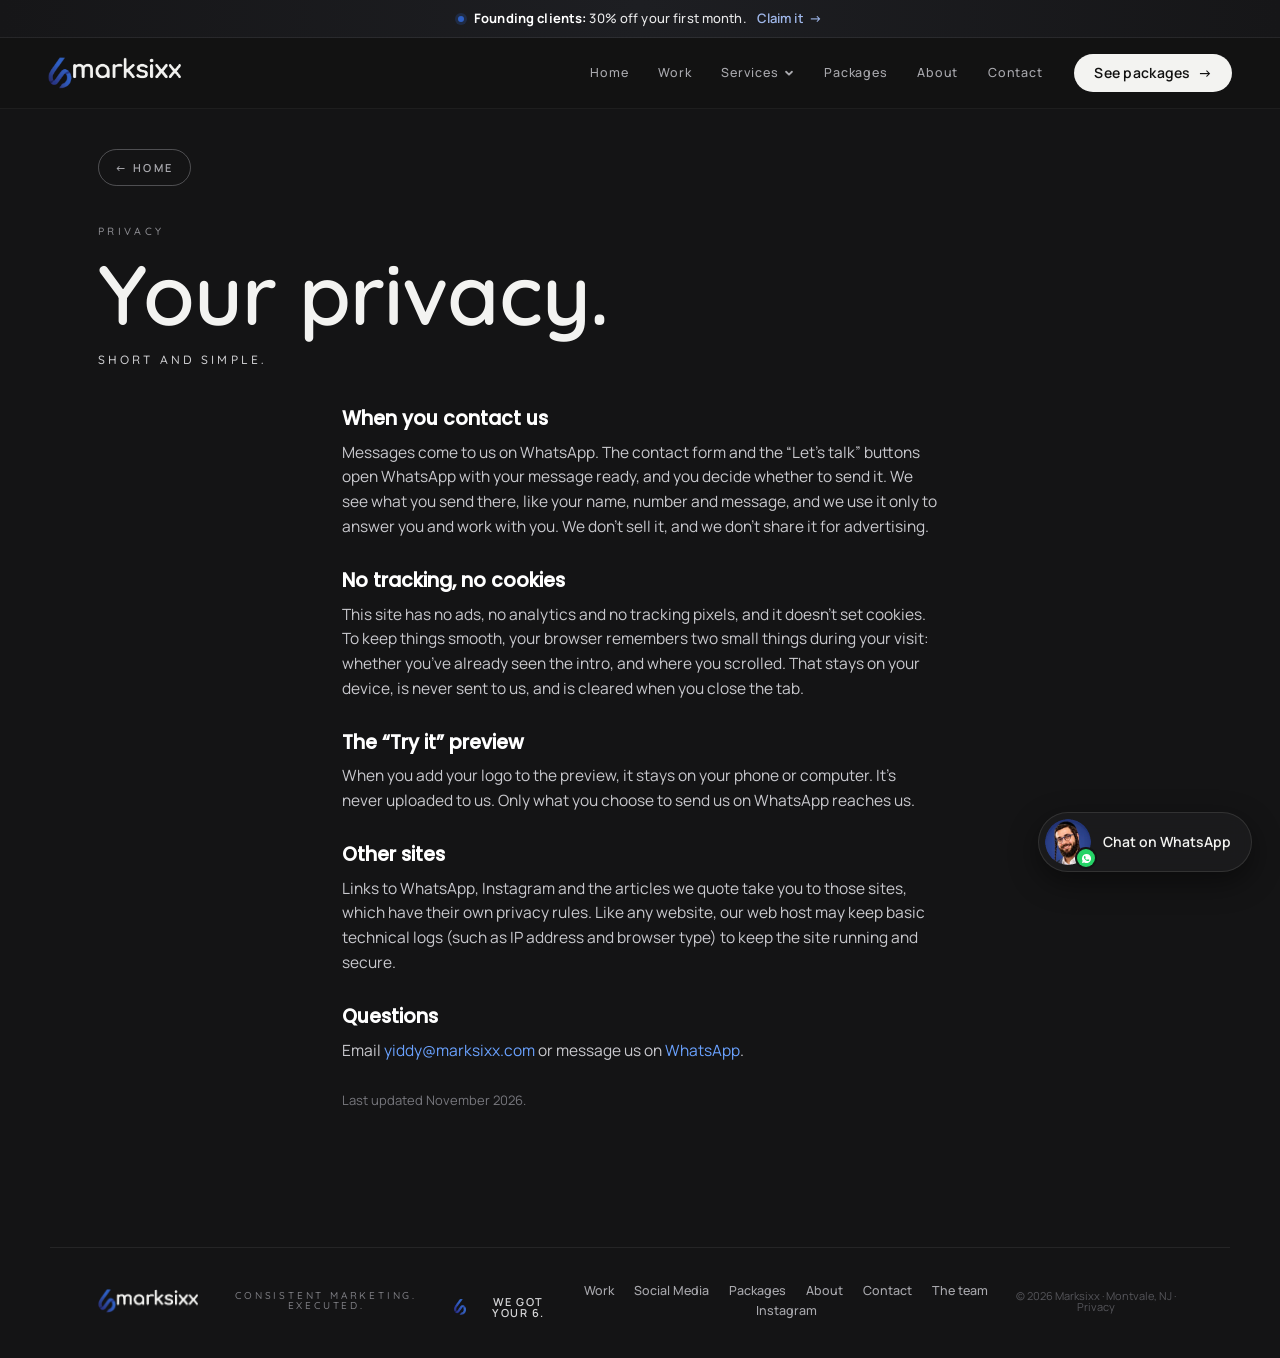
<file: privacy/index.html>
<!doctype html><html lang="en"><head><meta charset="utf-8"><meta name="viewport" content="width=device-width,initial-scale=1,viewport-fit=cover">
<title>Privacy — Marksixx</title><meta name="description" content="How Marksixx handles your information: messages come to us on WhatsApp, no tracking, no cookies.">
<meta property="og:title" content="Privacy — Marksixx"><meta property="og:description" content="How Marksixx handles your information: messages come to us on WhatsApp, no tracking, no cookies."><meta property="og:image" content="https://marksixx.com/assets/og.jpg">
<meta name="theme-color" content="#141415"><link rel="icon" href="/assets/six.png"><link rel="stylesheet" href="/assets/style.css"><link rel="stylesheet" href="/assets/home.css"><link rel="stylesheet" href="/assets/svc.css"><link rel="stylesheet" href="/assets/v5.css"><link rel="stylesheet" href="/assets/v7.css"><link rel="stylesheet" href="/assets/v9.css">
<script>document.documentElement.classList.add('fxjs')</script><style>.pv{max-width:640px;margin:0 auto;padding:8px 22px 56px}.pv h2{font:600 19px/1.3 Poppins,Manrope,sans-serif;color:#fff;margin:30px 0 8px}.pv p{font:400 15.5px/1.6 Manrope,sans-serif;color:#c9c9ce;margin:0 0 10px}.pv a{color:#6aa2ff}.pv .pv-d{font-size:13px;color:#77777d;margin-top:28px}</style>
<link rel="stylesheet" href="/assets/wa6.css"><link rel="stylesheet" href="/assets/leadpop-v1.css?v=1"><link rel="stylesheet" href="/assets/nov9c.css?v=1">
</head>
<body class="svc-page p-privacy"><a class="offer-bar" href="/contact/?offer=founding" aria-label="Founding clients: 30% off your first month. Get in touch."><span><b>Founding clients:</b> 30% off your first month.</span><span class="ob-go" aria-hidden="true">Claim it<i>&rarr;</i></span></a>
<div class="page">
<header class="top solid"><a class="logo" href="/" aria-label="Marksixx home"><img class="logo-lockup" src="/assets/logo-lockup.png" alt="marksixx" width="825" height="198"></a>
<nav class="dnav" aria-label="Main"><a href="/">Home</a><a href="/work/">Work</a><div class="dn-dd"><button type="button" class="dn-btn" aria-expanded="false" aria-controls="dnMenu">Services<svg viewBox="0 0 12 12" aria-hidden="true"><path d="M2.5 4.5 6 8l3.5-3.5"/></svg></button><div class="dn-menu" id="dnMenu"><a href="/social-media/">Social Media</a><a href="/branding/">Branding</a><a href="/advertising/">Advertising</a><a href="/content/">Content</a><a href="/websites/">Websites</a><a href="/we-got-your-6/">We Got Your 6</a></div></div><a href="/packages/">Packages</a><a href="/about/">About</a><a href="/contact/">Contact</a></nav><a class="cta" href="/packages/">See packages <span aria-hidden="true">&rarr;</span></a></header>
<main>
<section class="sec sp-hero"><a class="sp-back" href="/">&larr; Home</a><p class="kicker sp-k">Privacy</p><h1>Your privacy.</h1><p class="sp-short">Short and simple.</p></section>
<section class="pv">
<h2>When you contact us</h2>
<p>Messages come to us on WhatsApp. The contact form and the “Let’s talk” buttons open WhatsApp with your message ready, and you decide whether to send it. We see what you send there, like your name, number and message, and we use it only to answer you and work with you. We don’t sell it, and we don’t share it for advertising.</p>
<h2>No tracking, no cookies</h2>
<p>This site has no ads, no analytics and no tracking pixels, and it doesn’t set cookies. To keep things smooth, your browser remembers two small things during your visit: whether you’ve already seen the intro, and where you scrolled. That stays on your device, is never sent to us, and is cleared when you close the tab.</p>
<h2>The “Try it” preview</h2>
<p>When you add your logo to the preview, it stays on your phone or computer. It’s never uploaded to us. Only what you choose to send us on WhatsApp reaches us.</p>
<h2>Other sites</h2>
<p>Links to WhatsApp, Instagram and the articles we quote take you to those sites, which have their own privacy rules. Like any website, our web host may keep basic technical logs (such as IP address and browser type) to keep the site running and secure.</p>
<h2>Questions</h2>
<p>Email <a href="mailto:yiddy@marksixx.com">yiddy@marksixx.com</a> or message us on <a href="https://wa.me/18455403982" target="_blank" rel="noopener">WhatsApp</a>.</p>
<p class="pv-d">Last updated November 2026.</p>
</section>

<footer class="foot"><img class="foot-logo" src="/assets/logo-lockup.png" alt="marksixx" width="825" height="198" loading="lazy"><p class="foot-slogan">Consistent Marketing. Executed.</p><p class="foot-six"><img src="/assets/six.png" alt="" width="301" height="400" loading="lazy">We got your 6.</p><nav class="foot-nav" aria-label="Footer"><a href="/work/">Work</a><a href="/social-media/">Social Media</a><a href="/packages/">Packages</a><a href="/about/">About</a><a href="/contact/">Contact</a><a href="/about/#team">The team</a><a href="https://www.instagram.com/mark6.x/" target="_blank" rel="noopener">Instagram</a></nav><p class="foot-c">© 2026 Marksixx · Montvale, NJ · <a href="/privacy/">Privacy</a></p></footer>
</main>
<nav class="tabbar" aria-label="Main"><a href="/"><svg viewBox="0 0 24 24"><path d="M3.5 10.5 12 4l8.5 6.5V20a.5.5 0 0 1-.5.5h-5v-6h-6v6H4a.5.5 0 0 1-.5-.5z"/></svg><span>Home</span></a><a href="/work/"><svg viewBox="0 0 24 24"><rect x="3.5" y="5" width="17" height="14" rx="1.5"/><path d="m3.5 16 5-5 4 4 3-3 5 5"/><circle cx="15.5" cy="9" r="1.3"/></svg><span>Work</span></a><a href="/packages/"><svg viewBox="0 0 24 24"><path d="M12 3.5 20 7.5v9L12 20.5 4 16.5v-9z"/><path d="m4 7.5 8 4 8-4M12 11.5v9"/></svg><span>Packages</span></a><a href="/social-media/"><svg viewBox="0 0 24 24"><rect x="3.5" y="3.5" width="17" height="17" rx="5"/><circle cx="12" cy="12" r="3.9"/><circle cx="17.2" cy="6.8" r=".5"/></svg><span>Social</span></a><a href="/contact/"><svg viewBox="0 0 24 24"><path d="M20 12a8 8 0 0 1-11.8 7l-4.2 1.1 1.1-4A8 8 0 1 1 20 12z"/></svg><span>Contact</span></a></nav>
</div>
<div class="lb" id="lb" hidden><button type="button" class="lb-x" aria-label="Close"><svg viewBox="0 0 24 24"><path d="M6 6l12 12M18 6 6 18"/></svg></button><img id="lbImg" alt=""><p id="lbCap"></p></div>
<script src="/assets/svc.js" defer></script><script src="/assets/v5.js" defer></script><a class="wa6" href="https://wa.me/18455403982?text=Hi%20Marksixx%21%20I%E2%80%99d%20like%20to%20talk%20about%20my%20marketing." target="_blank" rel="noopener" aria-label="Chat with Marksixx on WhatsApp"><img src="/assets/wa6-guy.webp" alt="" width="132" height="132"><span class="wa6-b"><svg viewBox="0 0 24 24" aria-hidden="true"><path d="M12.04 2C6.58 2 2.13 6.45 2.13 11.91c0 1.75.46 3.45 1.32 4.95L2.05 22l5.25-1.38a9.9 9.9 0 0 0 4.74 1.21h.01c5.46 0 9.91-4.45 9.91-9.91A9.85 9.85 0 0 0 12.04 2zm5.8 14.13c-.24.69-1.42 1.32-1.96 1.37-.5.05-1.13.07-1.83-.11-.42-.13-.96-.31-1.65-.61-2.9-1.25-4.79-4.17-4.94-4.36-.14-.2-1.18-1.57-1.18-3 0-1.42.75-2.12 1.01-2.41.27-.29.58-.36.78-.36h.56c.18.01.42-.07.66.5.24.58.83 2.01.9 2.15.07.15.12.32.02.51-.1.2-.15.32-.29.49-.15.17-.31.38-.44.51-.15.15-.3.3-.13.6.17.29.76 1.25 1.63 2.03 1.12 1 2.07 1.31 2.36 1.46.29.15.46.12.63-.07.17-.2.73-.85.92-1.14.2-.29.39-.24.66-.15.27.1 1.71.81 2 .96.29.15.49.22.56.34.07.12.07.71-.17 1.39z"/></svg></span><span class="wa6-t">Chat on WhatsApp</span></a>
<script src="/assets/wa6.js" defer></script>
<script src="/assets/leadpop-v2.js?v=1" defer></script><script src="/assets/nov9c.js?v=1" defer></script>
</body></html>
</file>
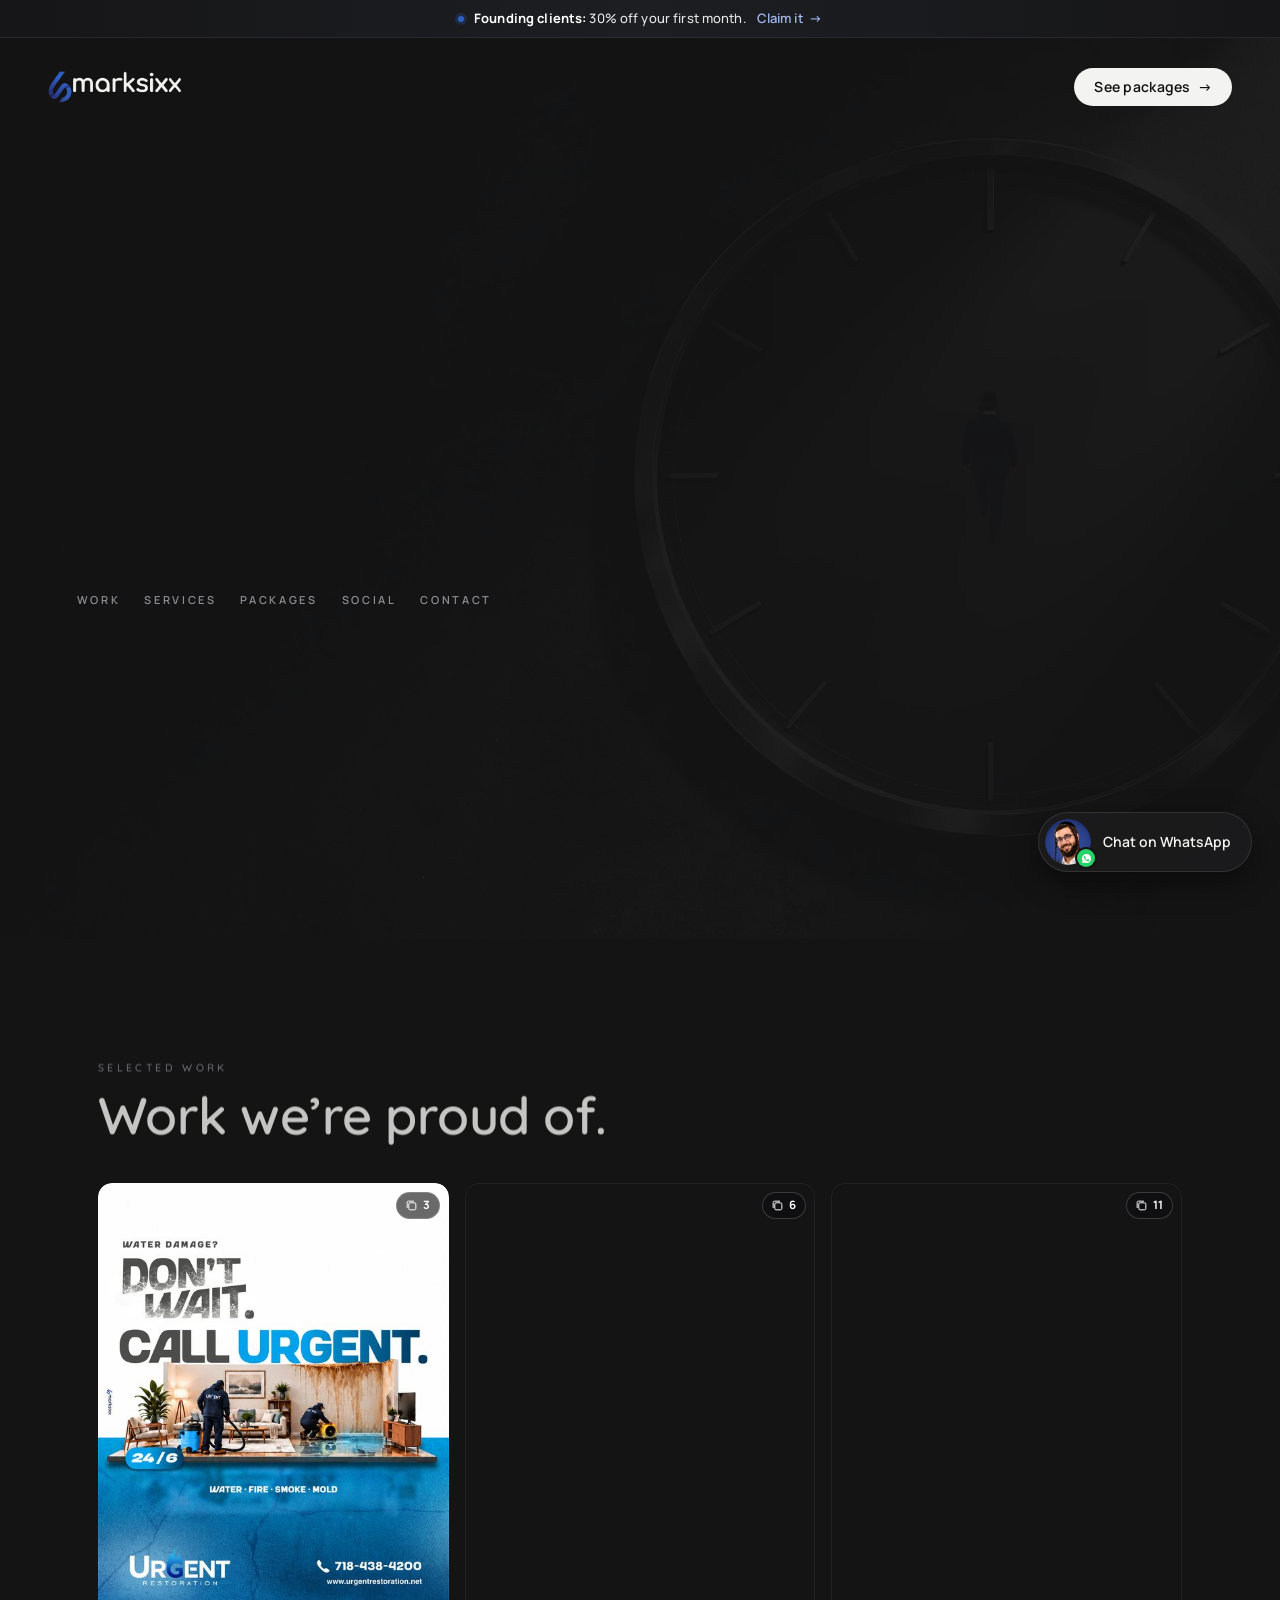
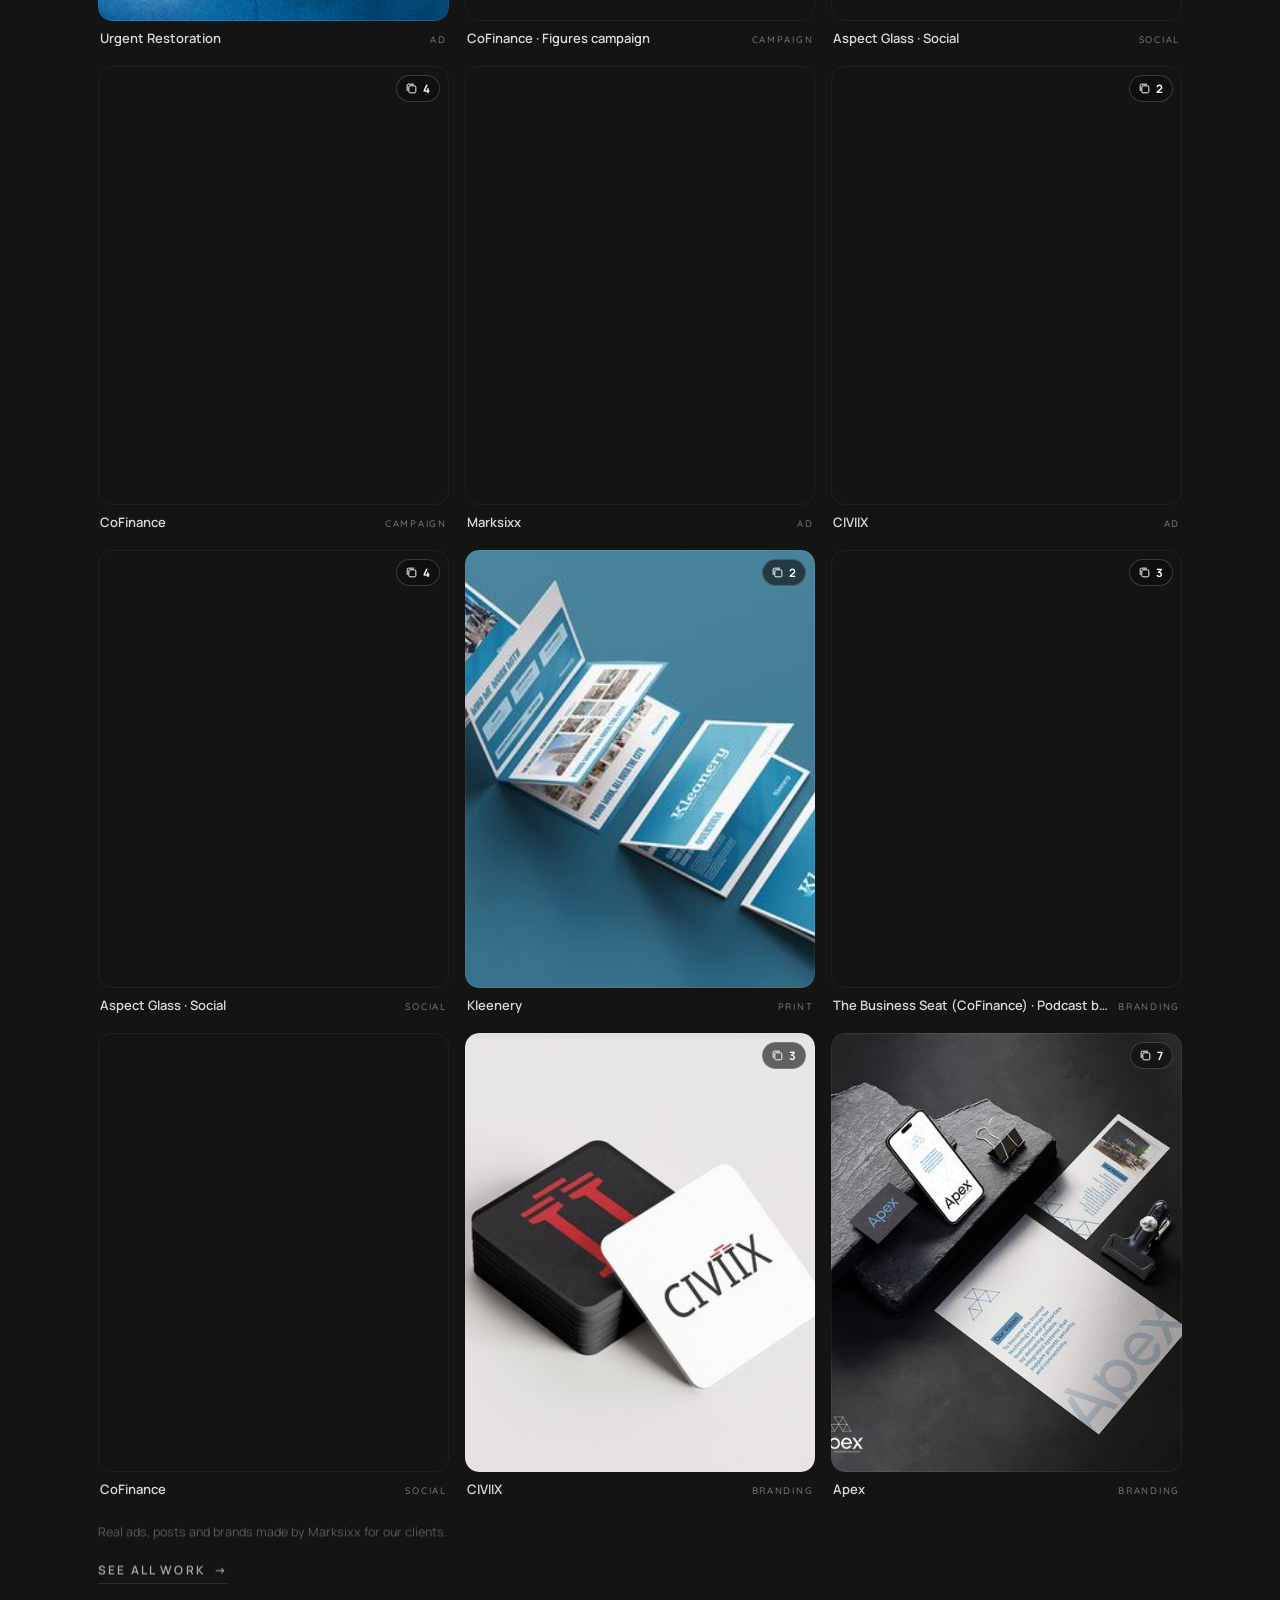
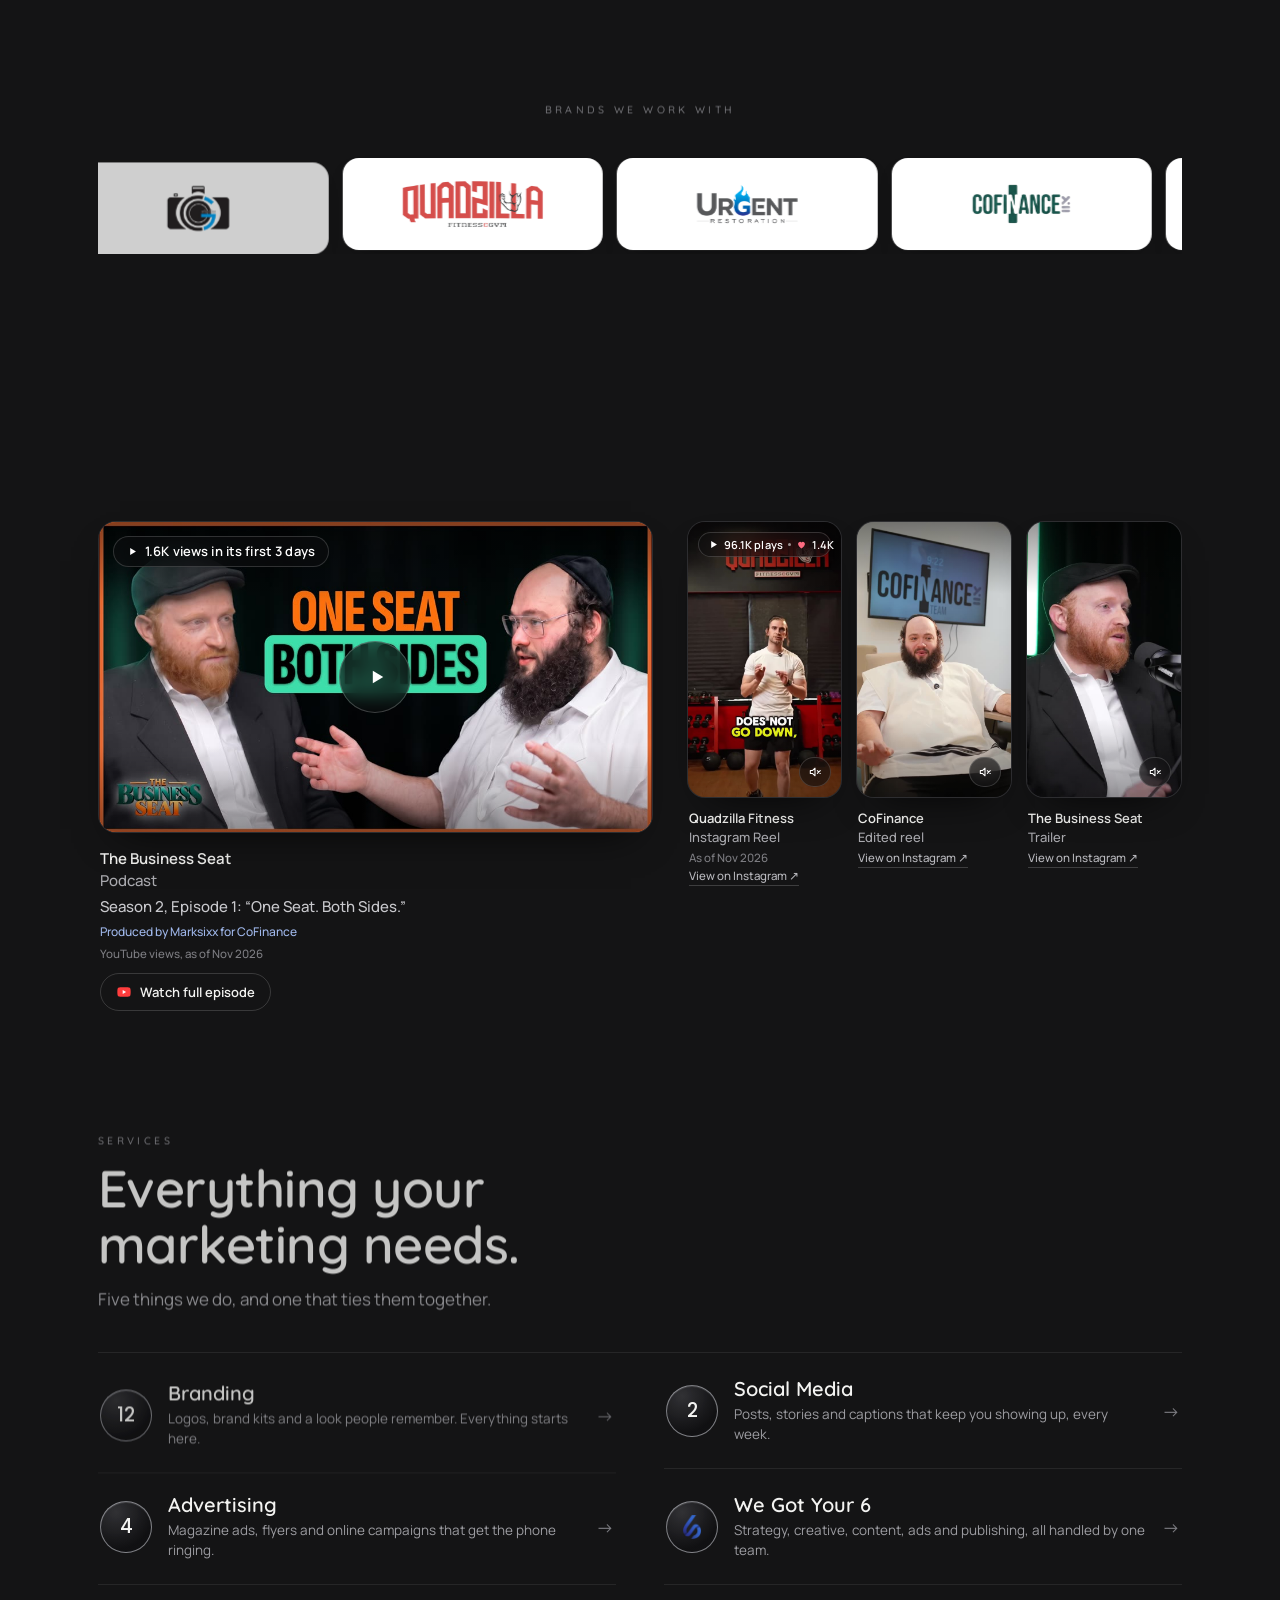
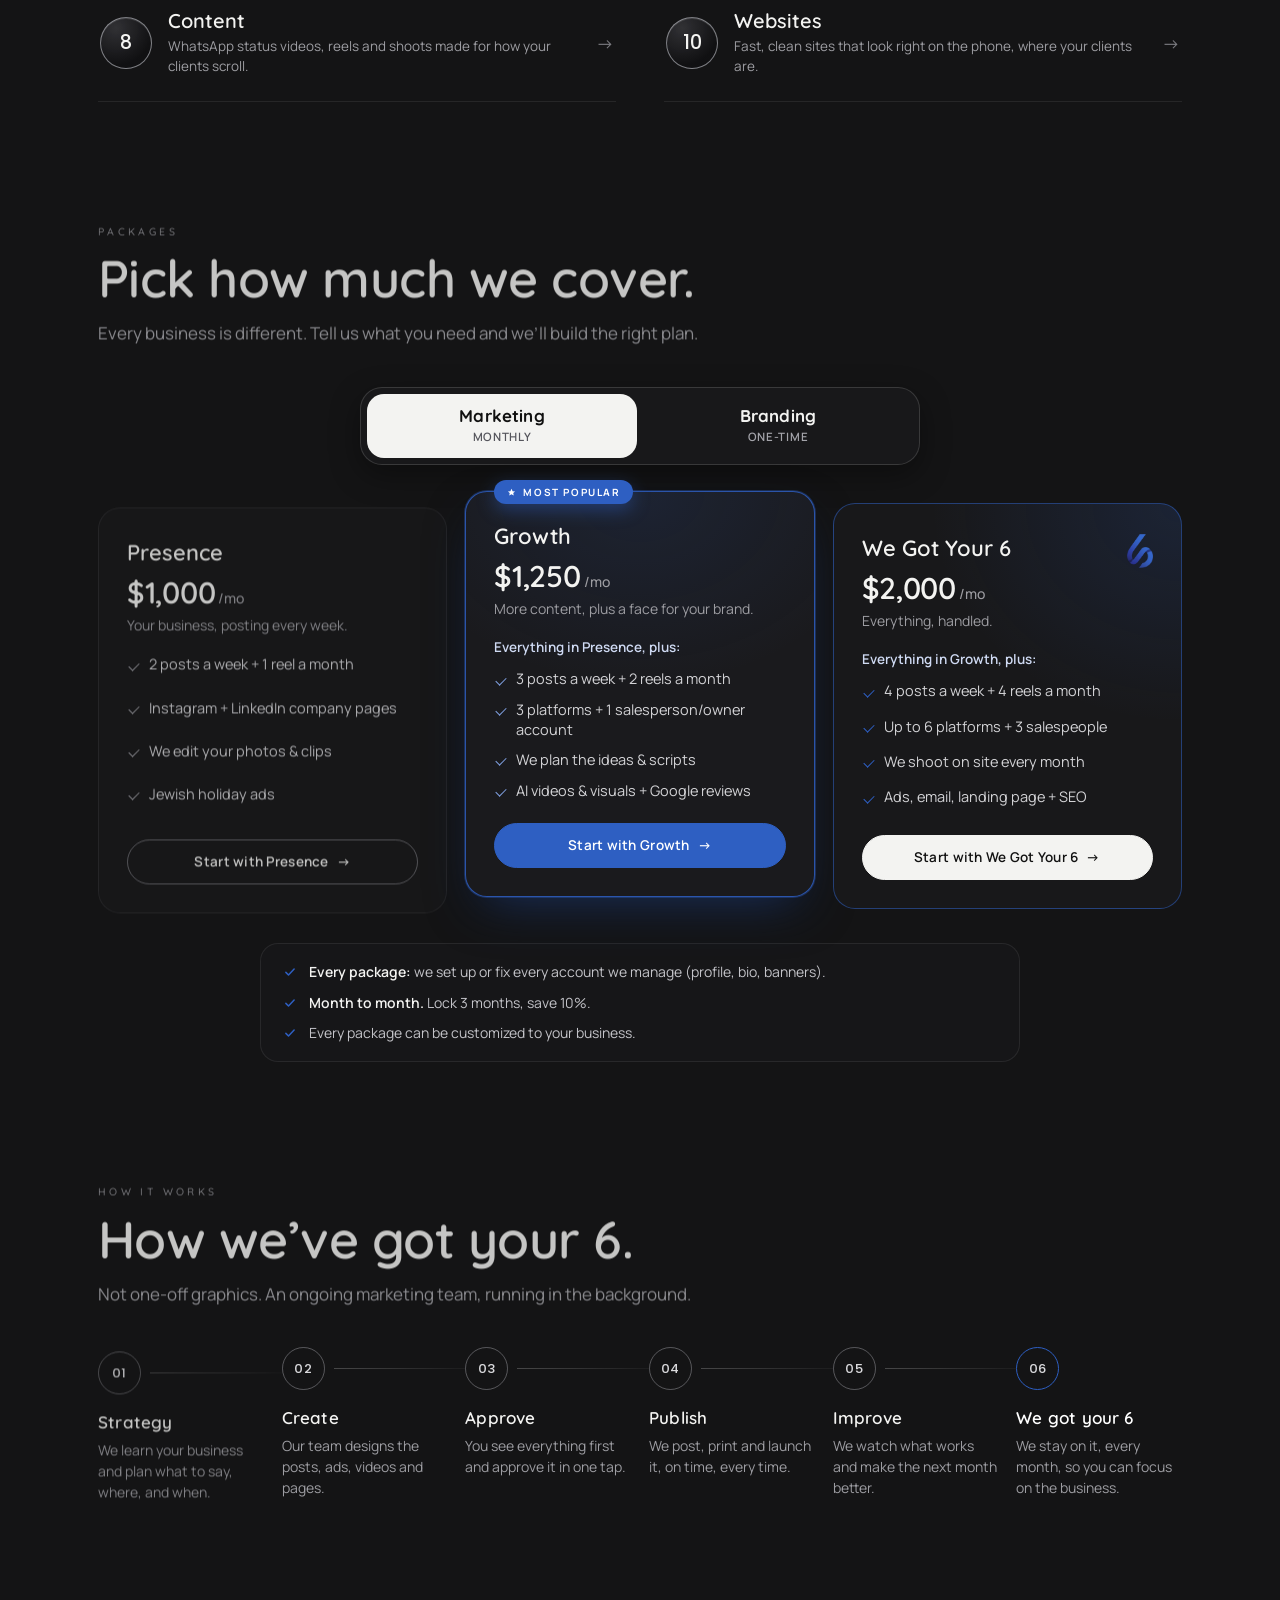
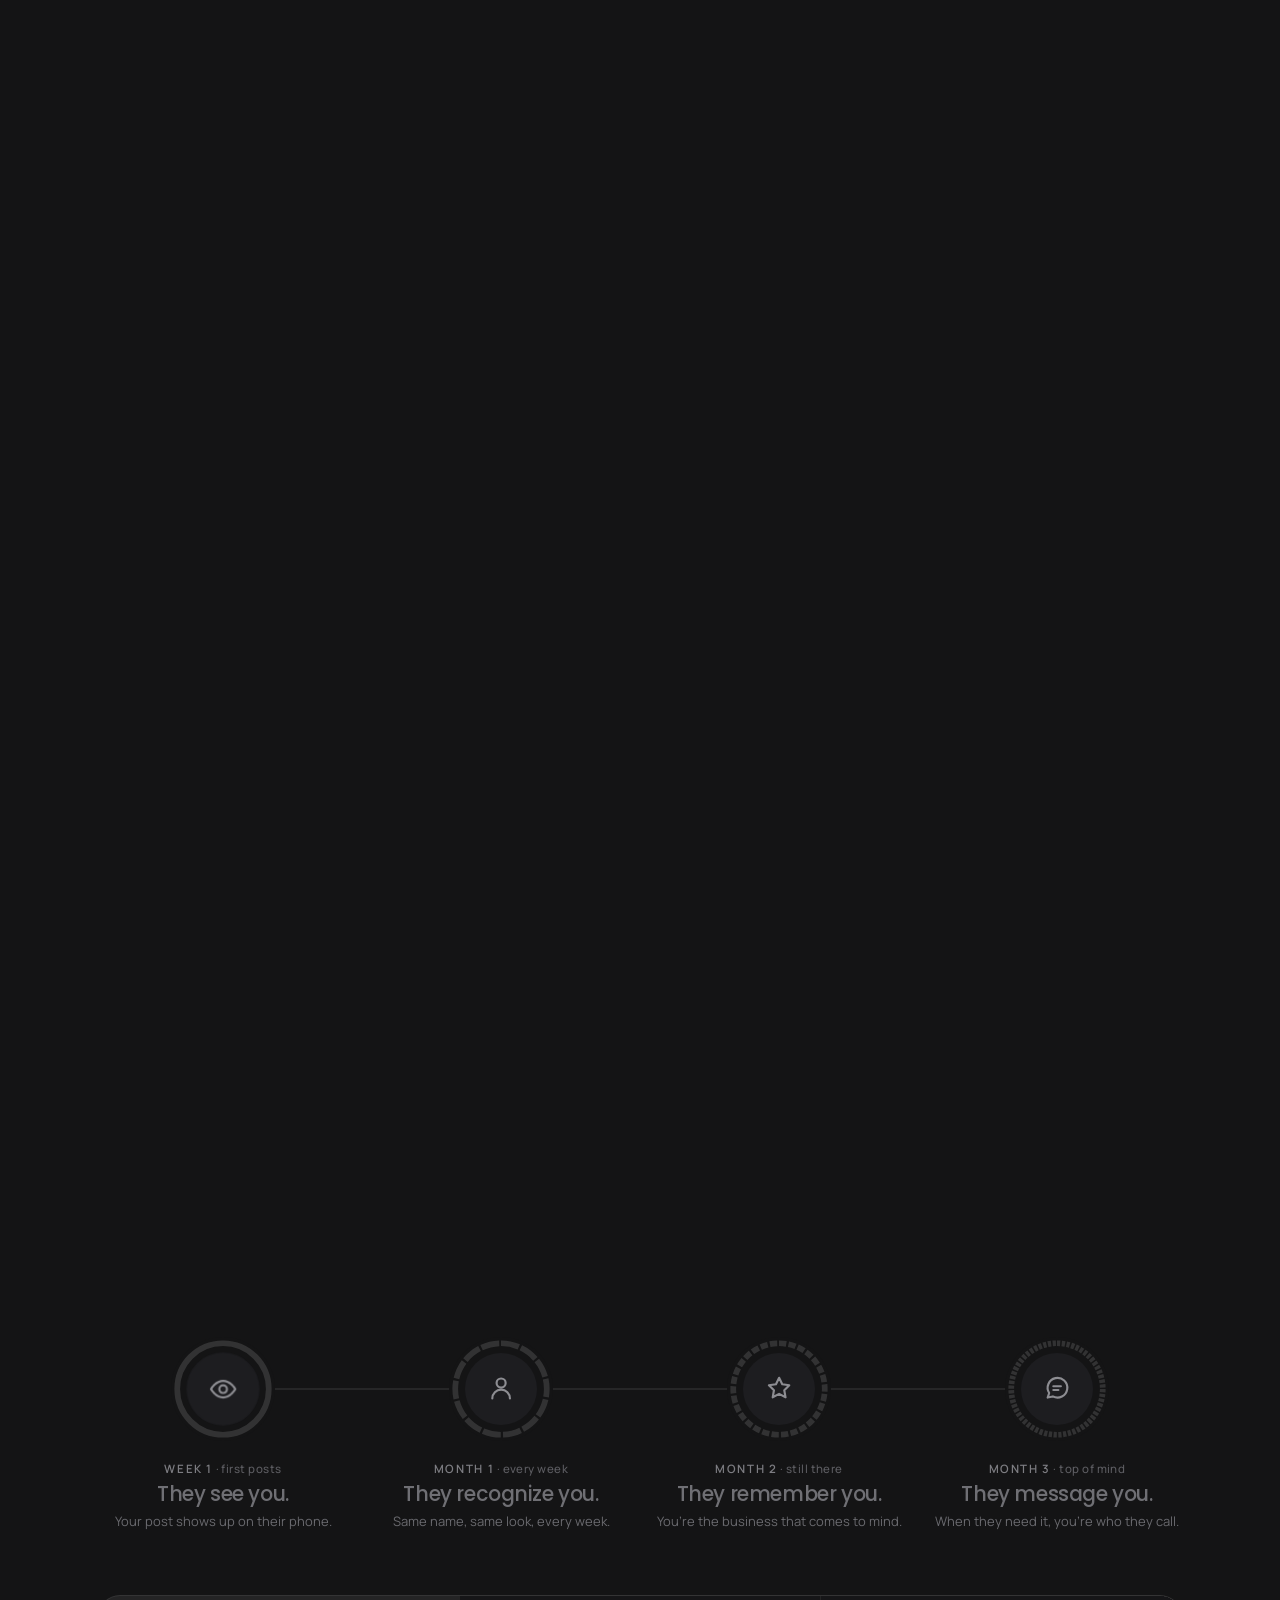
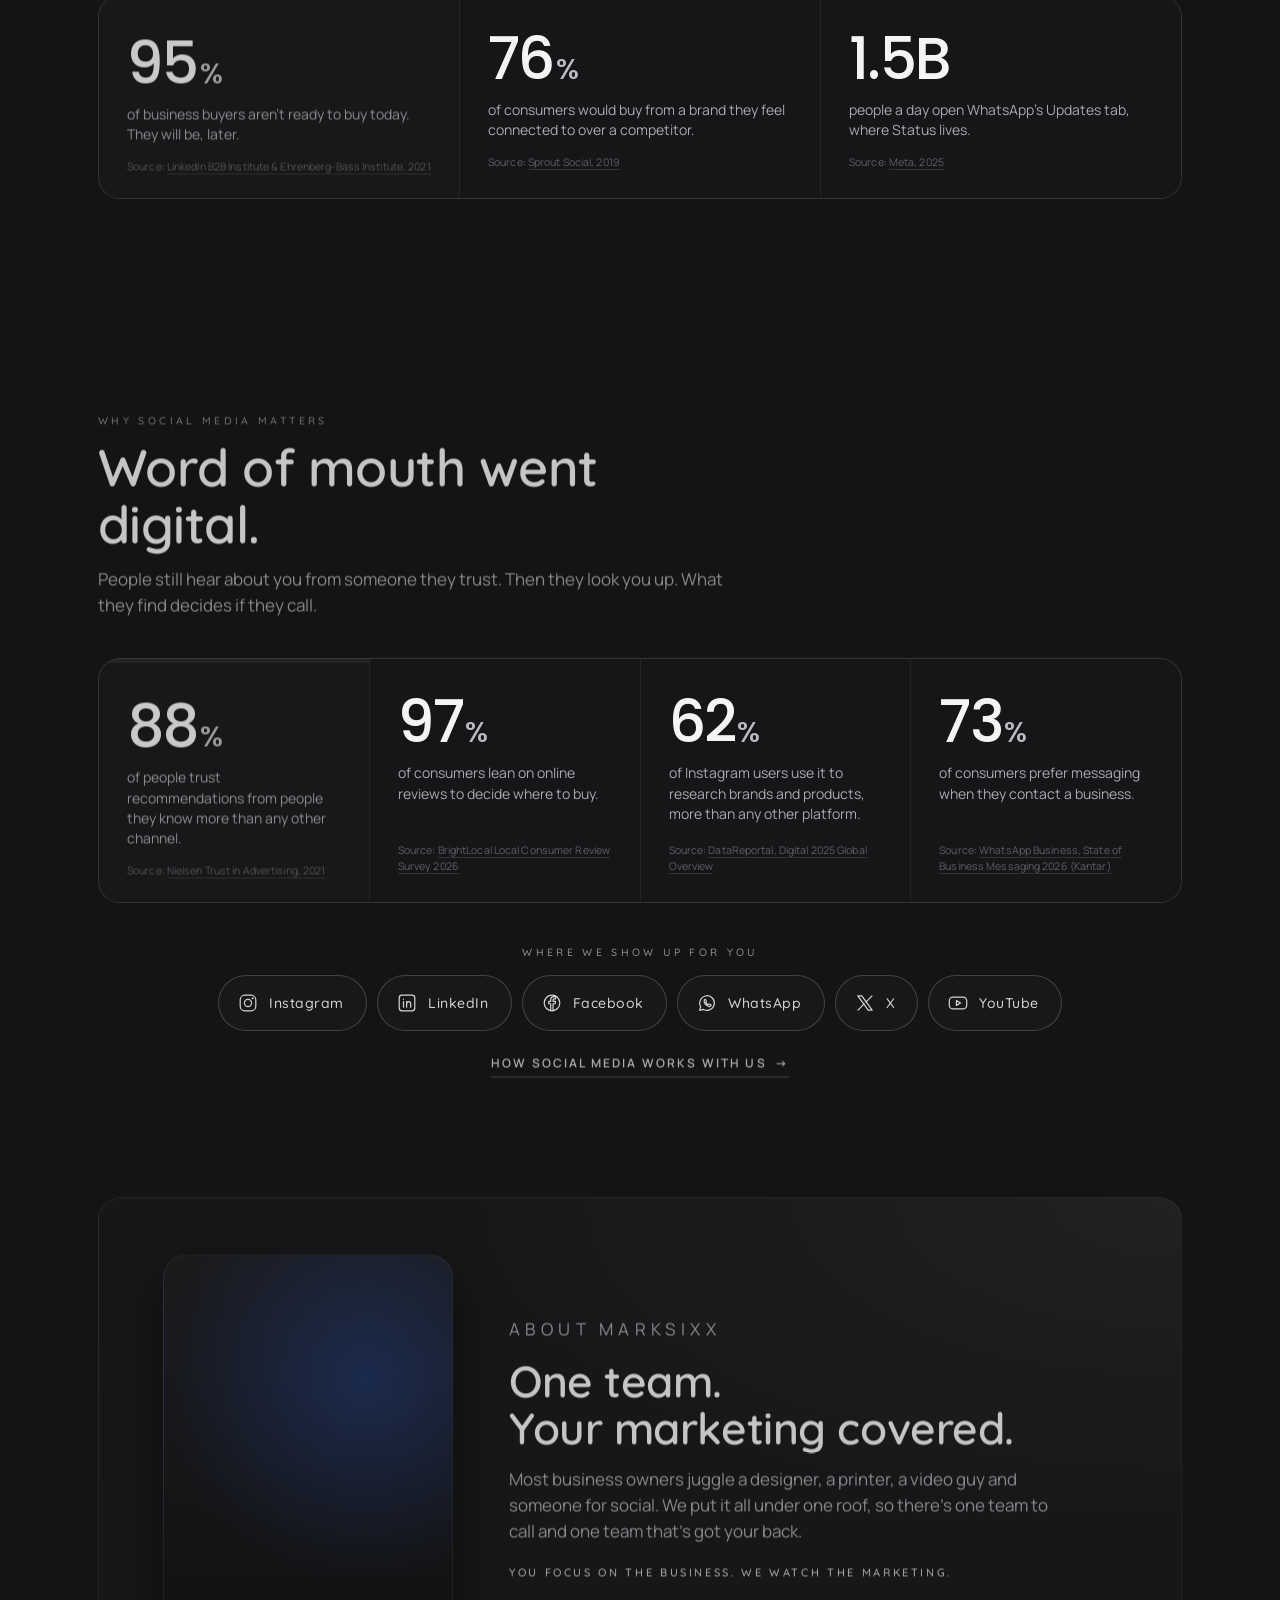
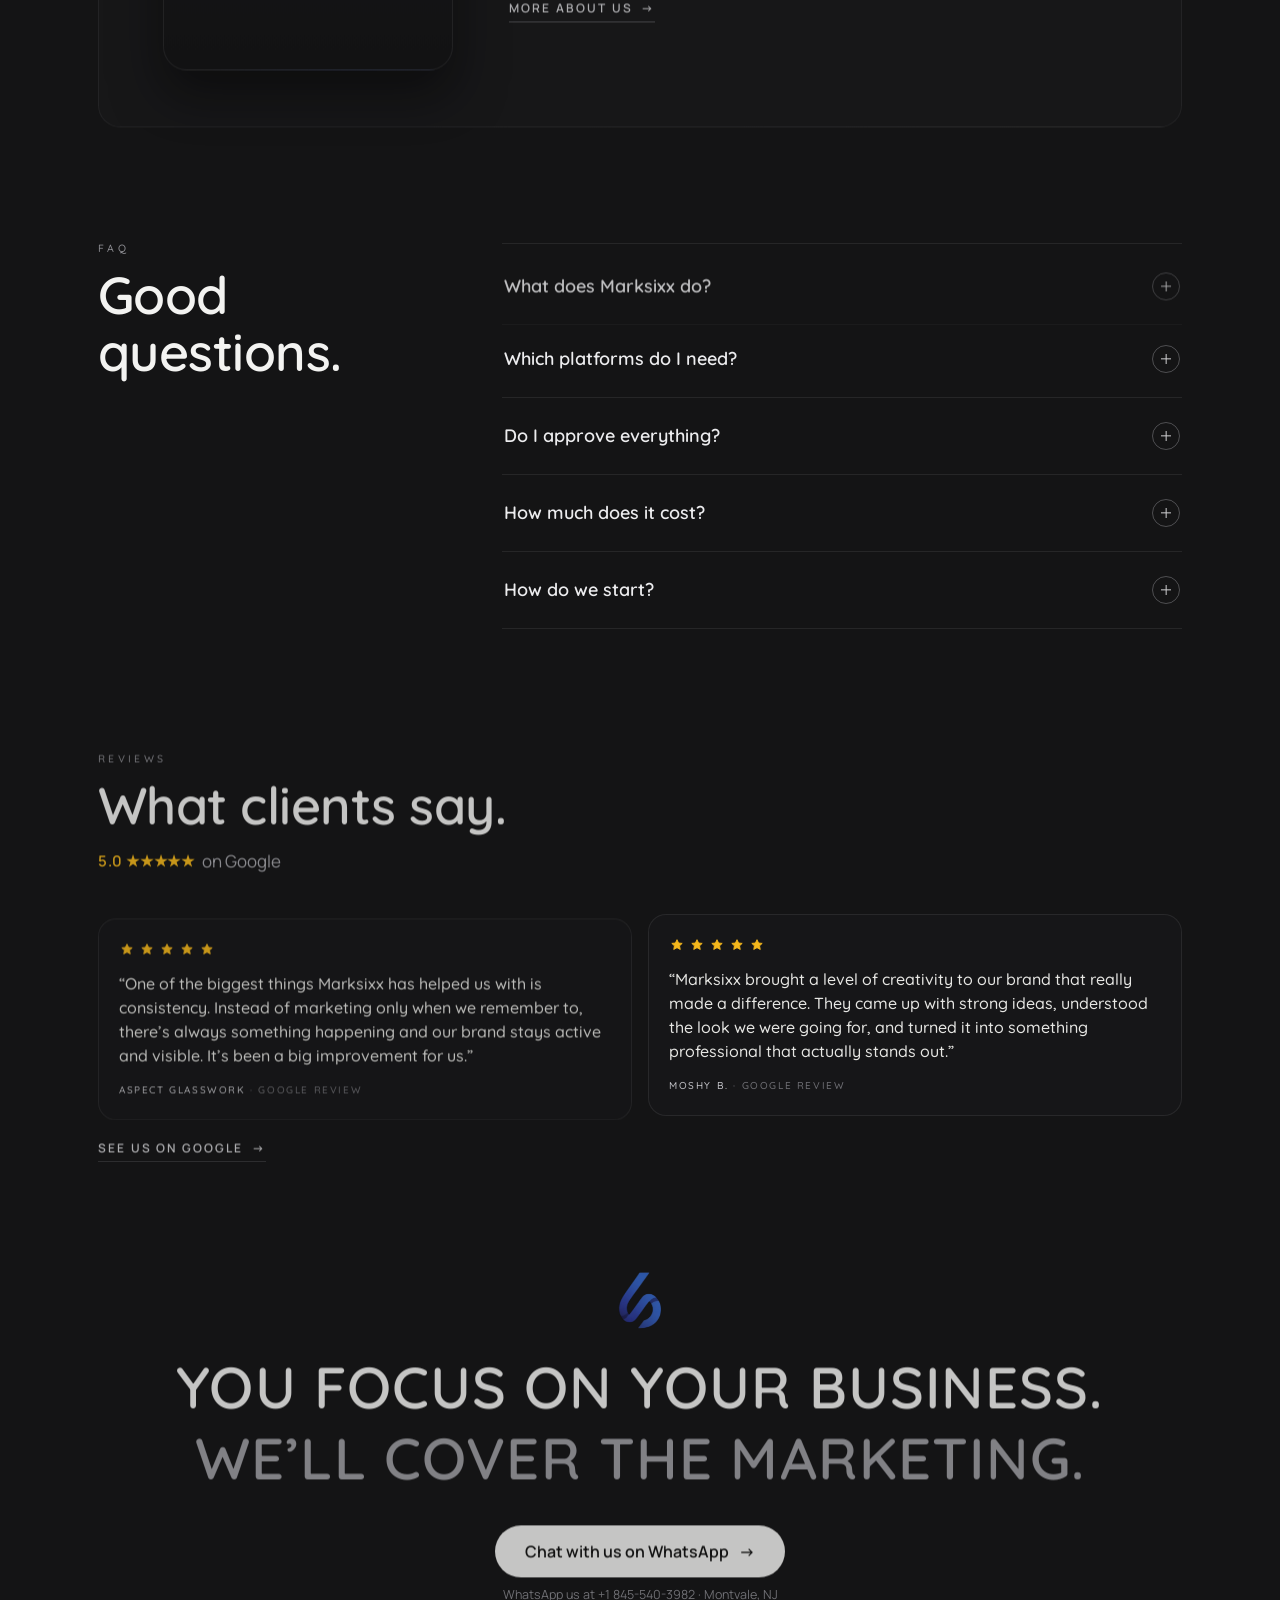
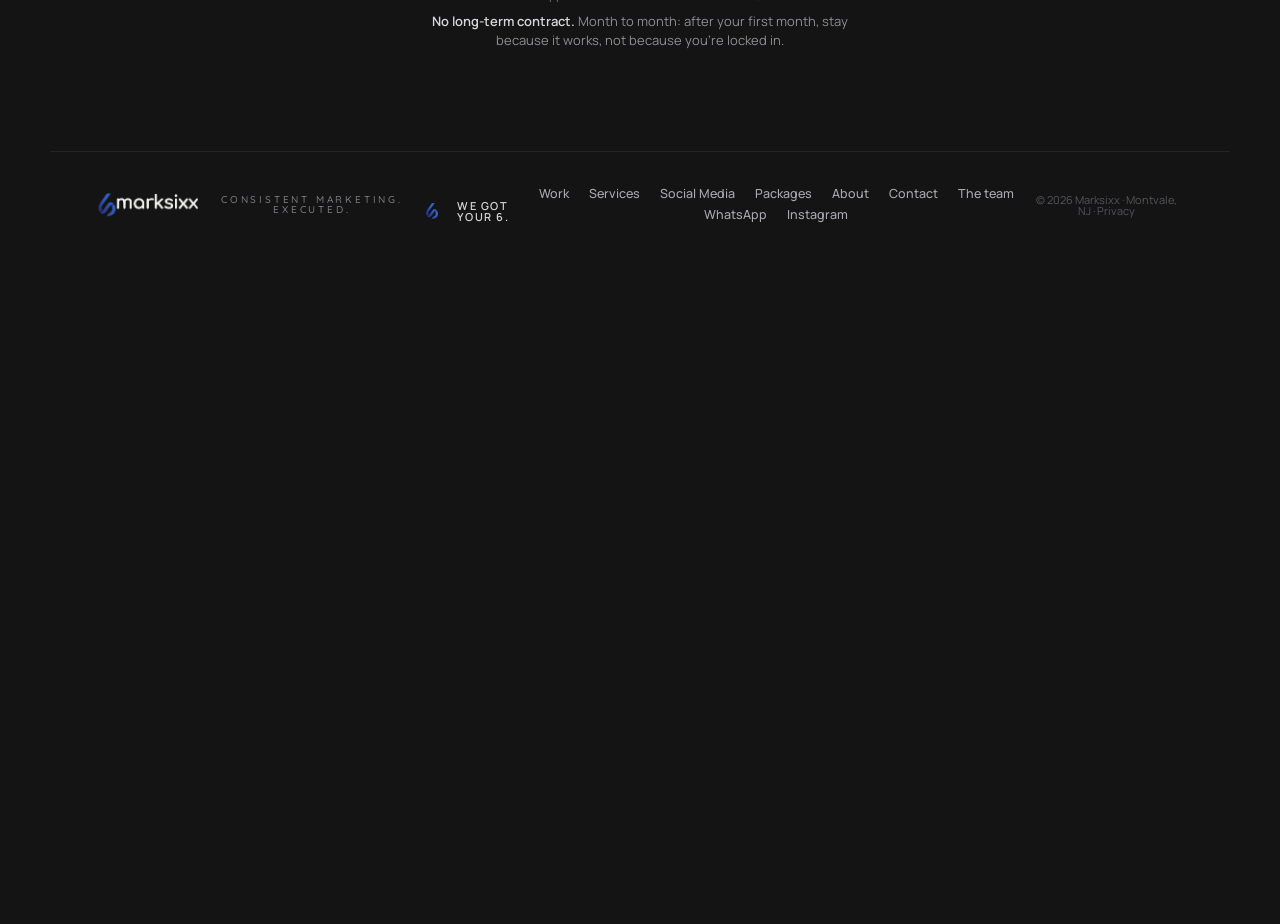
<file: reviews/index.html>
<!doctype html><html lang="en"><head><meta charset="utf-8"><meta name="viewport" content="width=device-width,initial-scale=1"><title>Reviews — Marksixx</title>
<meta http-equiv="refresh" content="0; url=/#reviews"><link rel="canonical" href="/"><meta name="theme-color" content="#141415"><style>body{background:#141415}</style></head><body><a href="/" style="color:#ccc;font-family:sans-serif">Reviews</a></body></html>
</file>
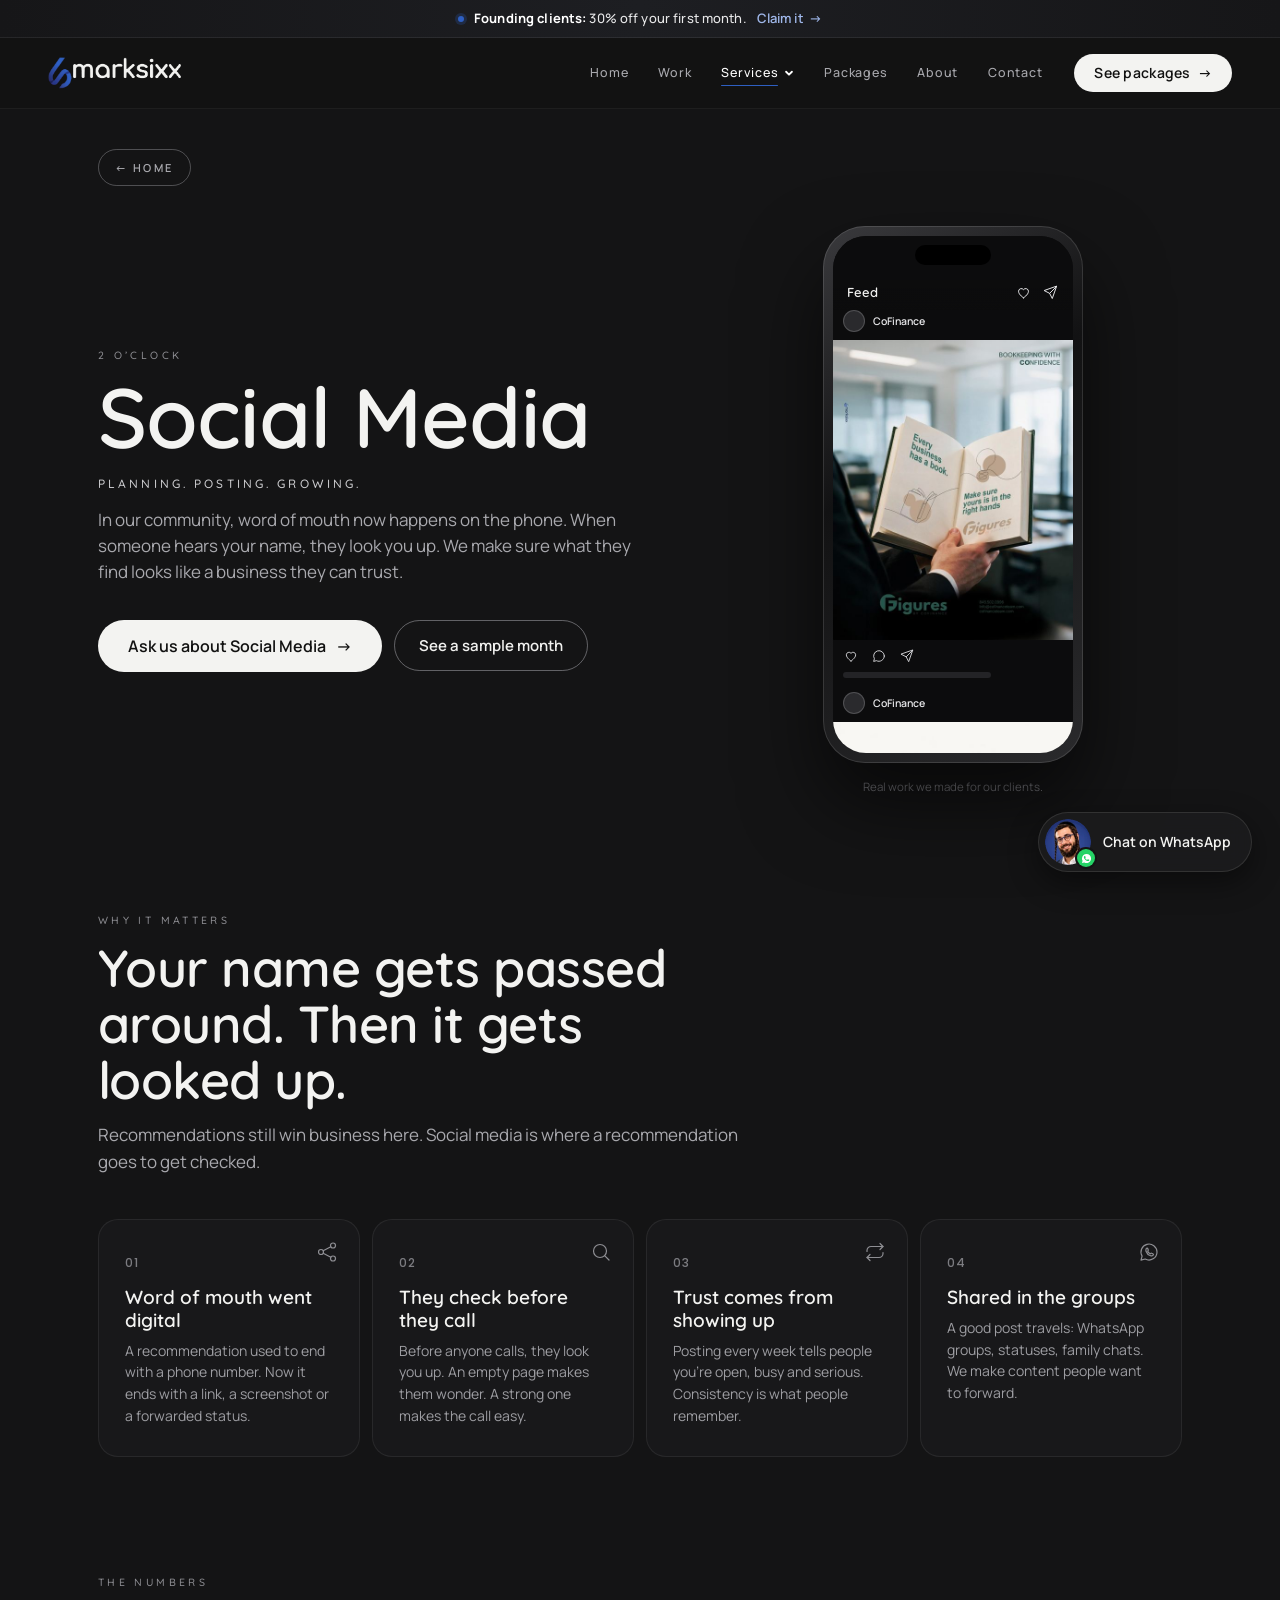
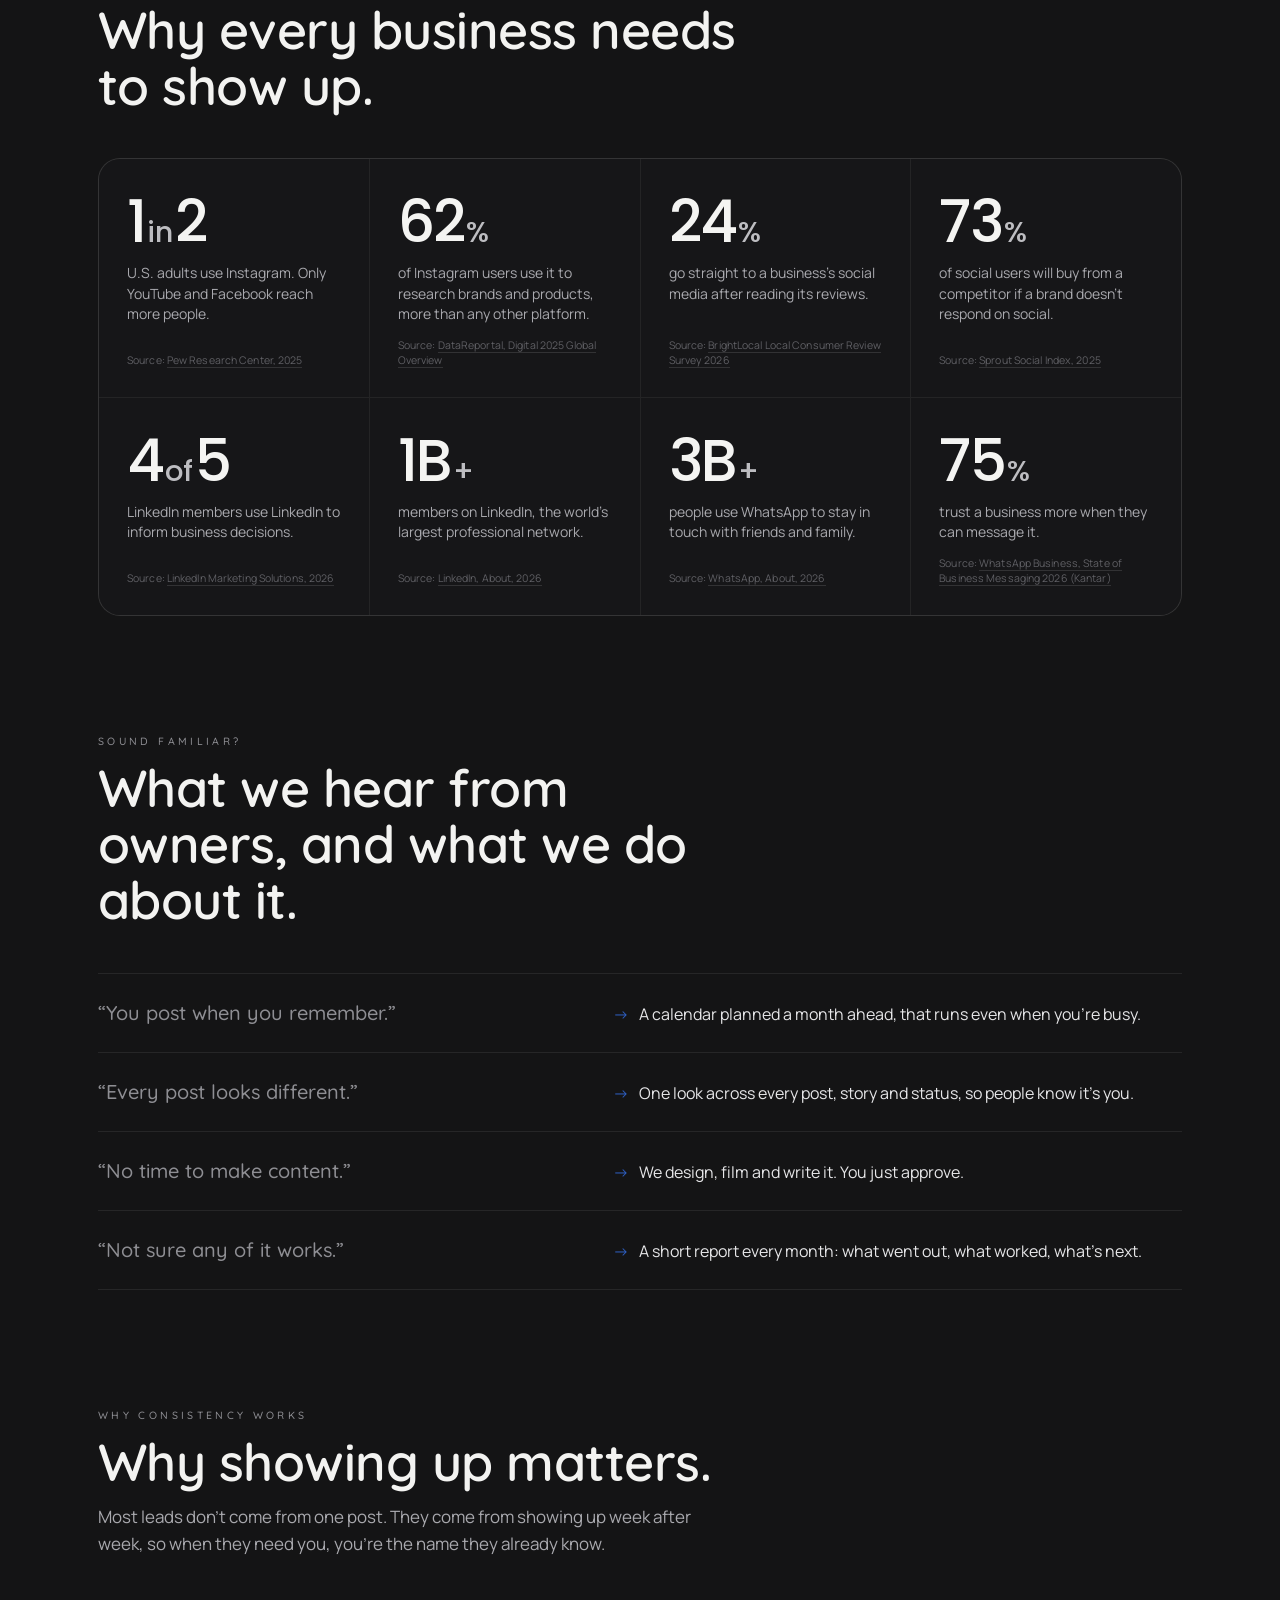
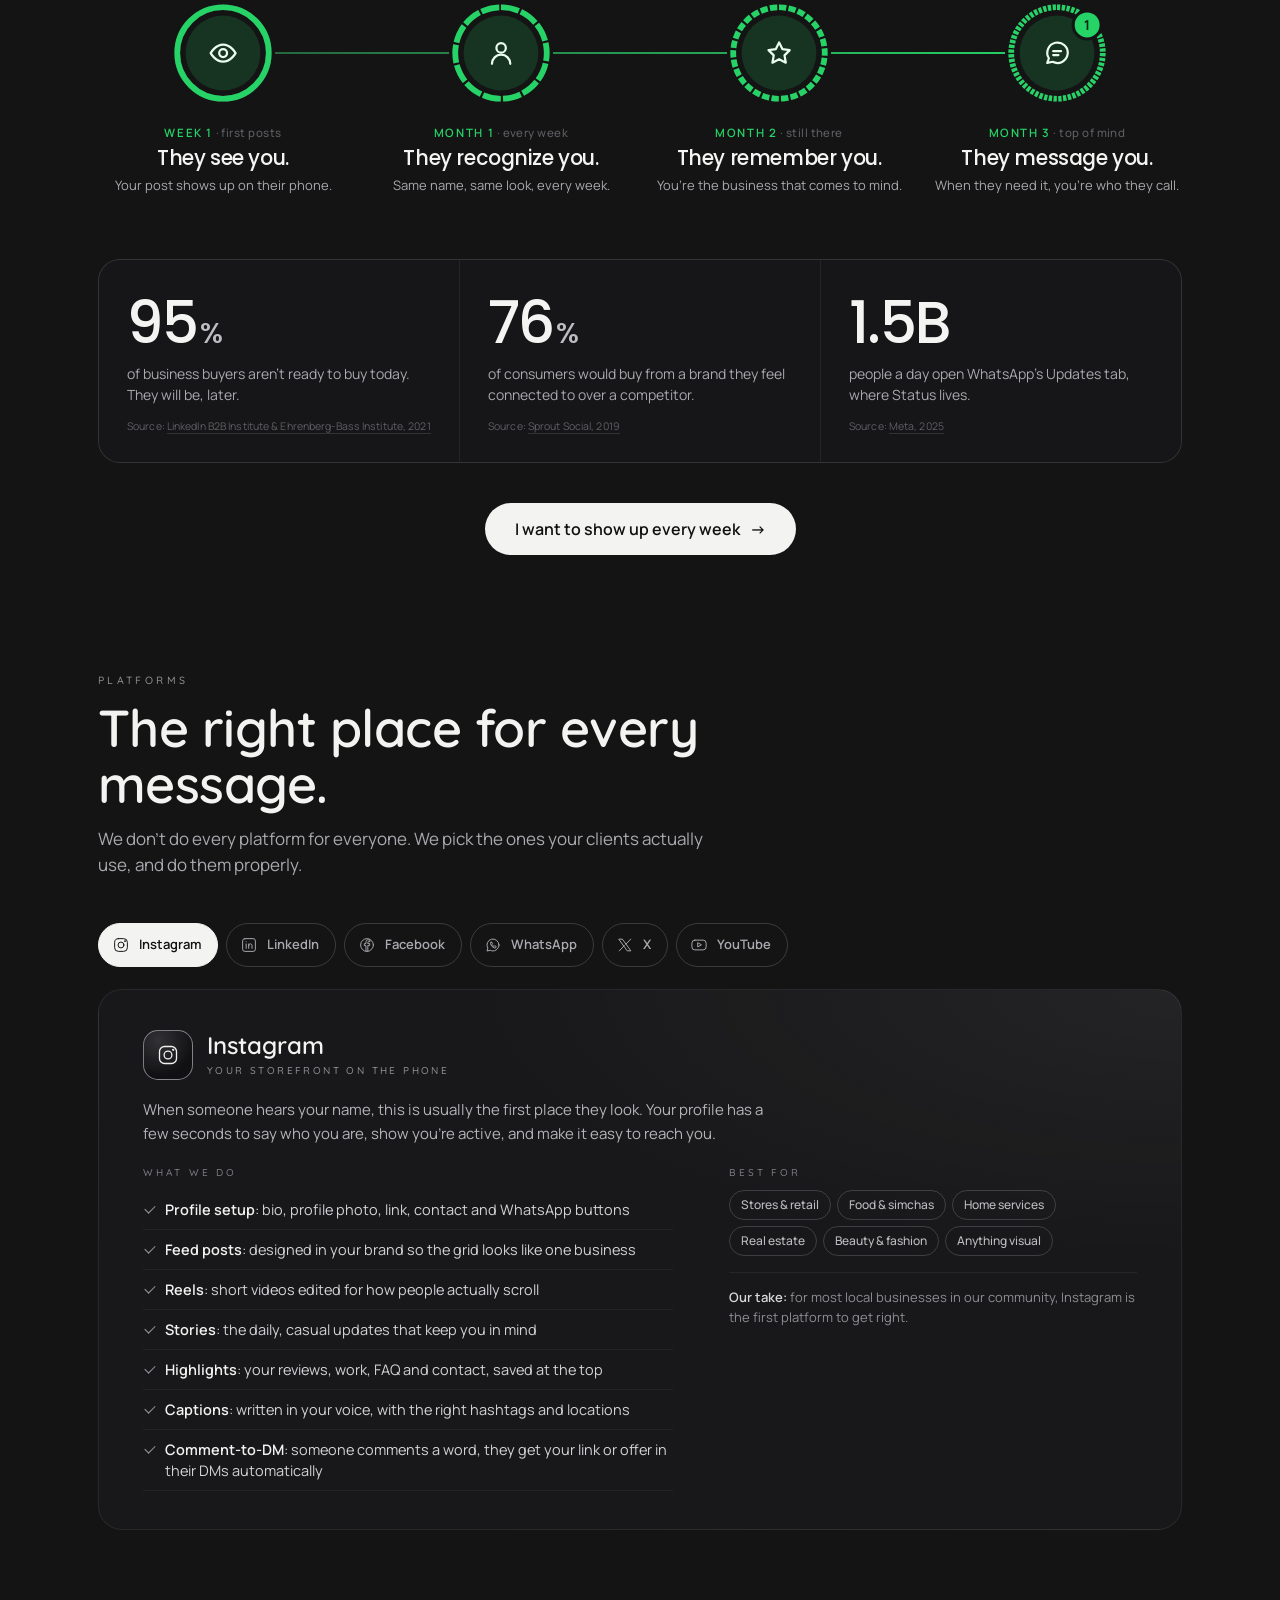
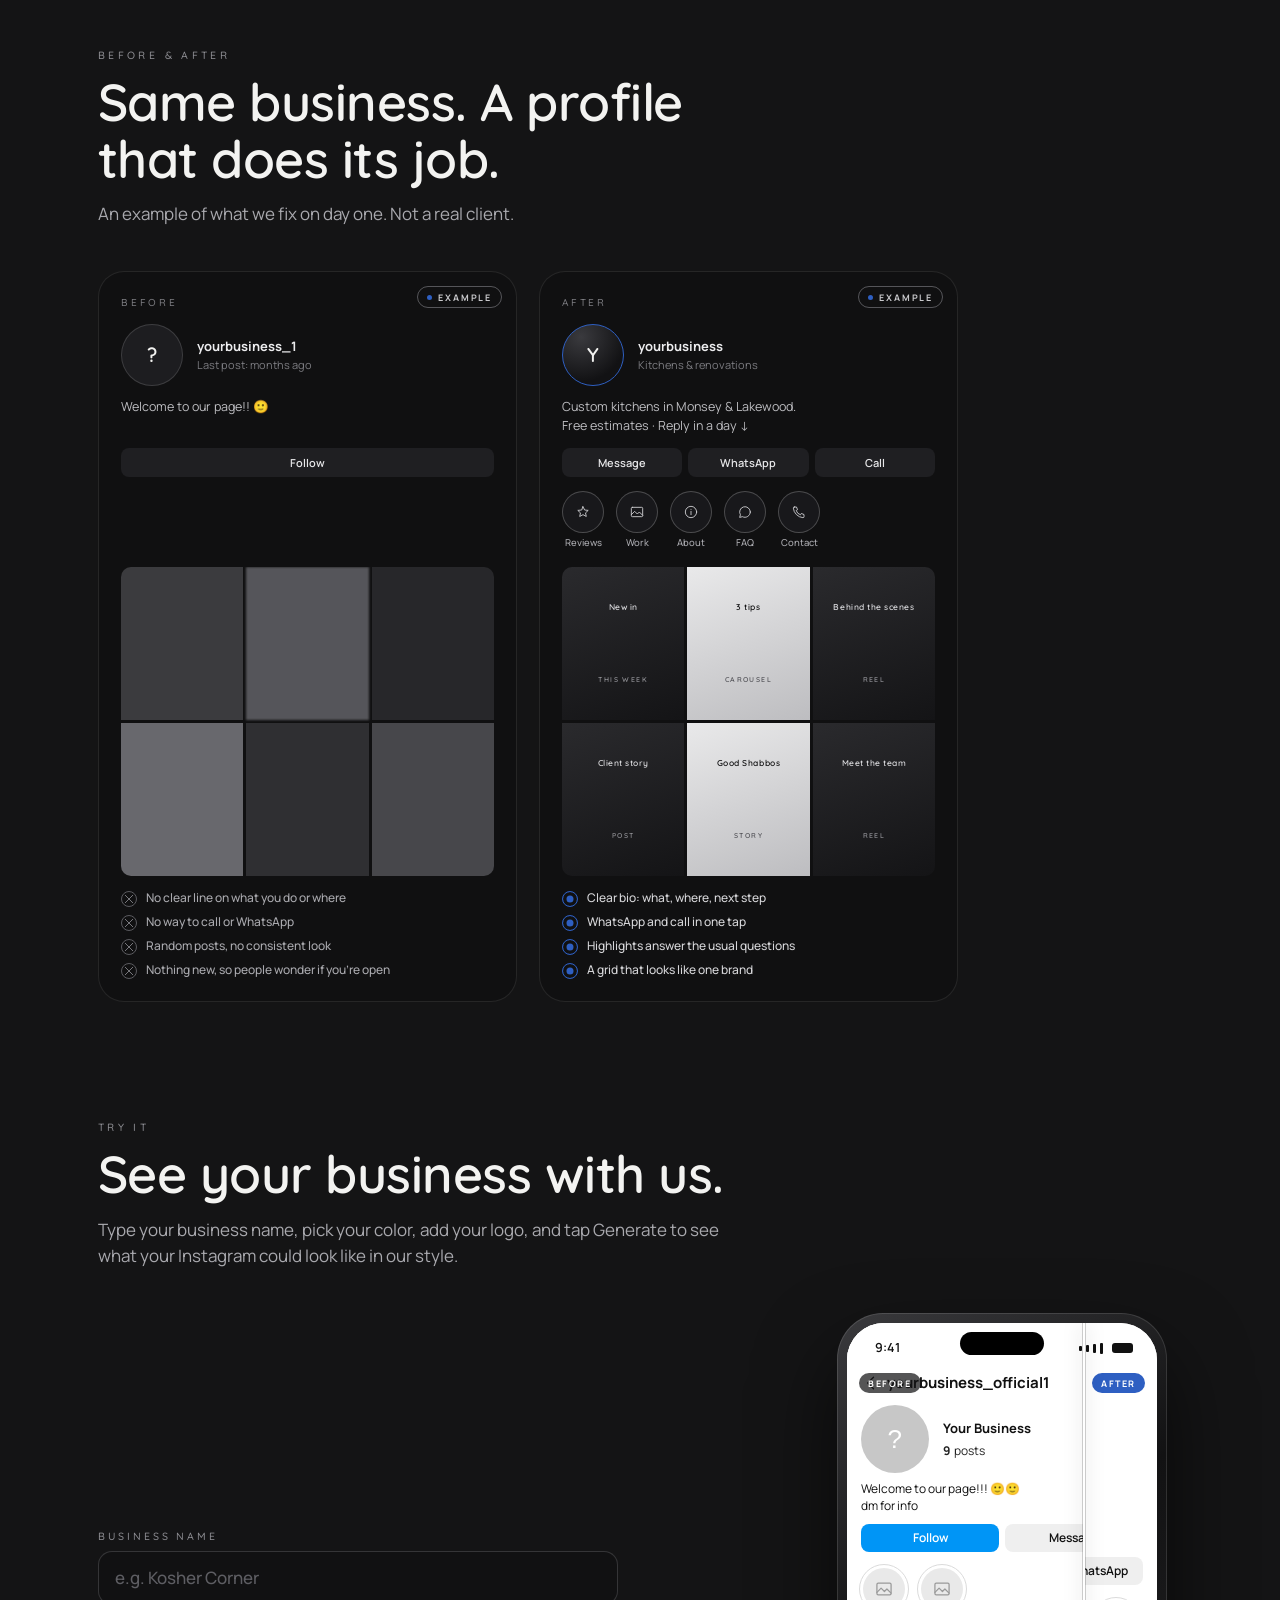
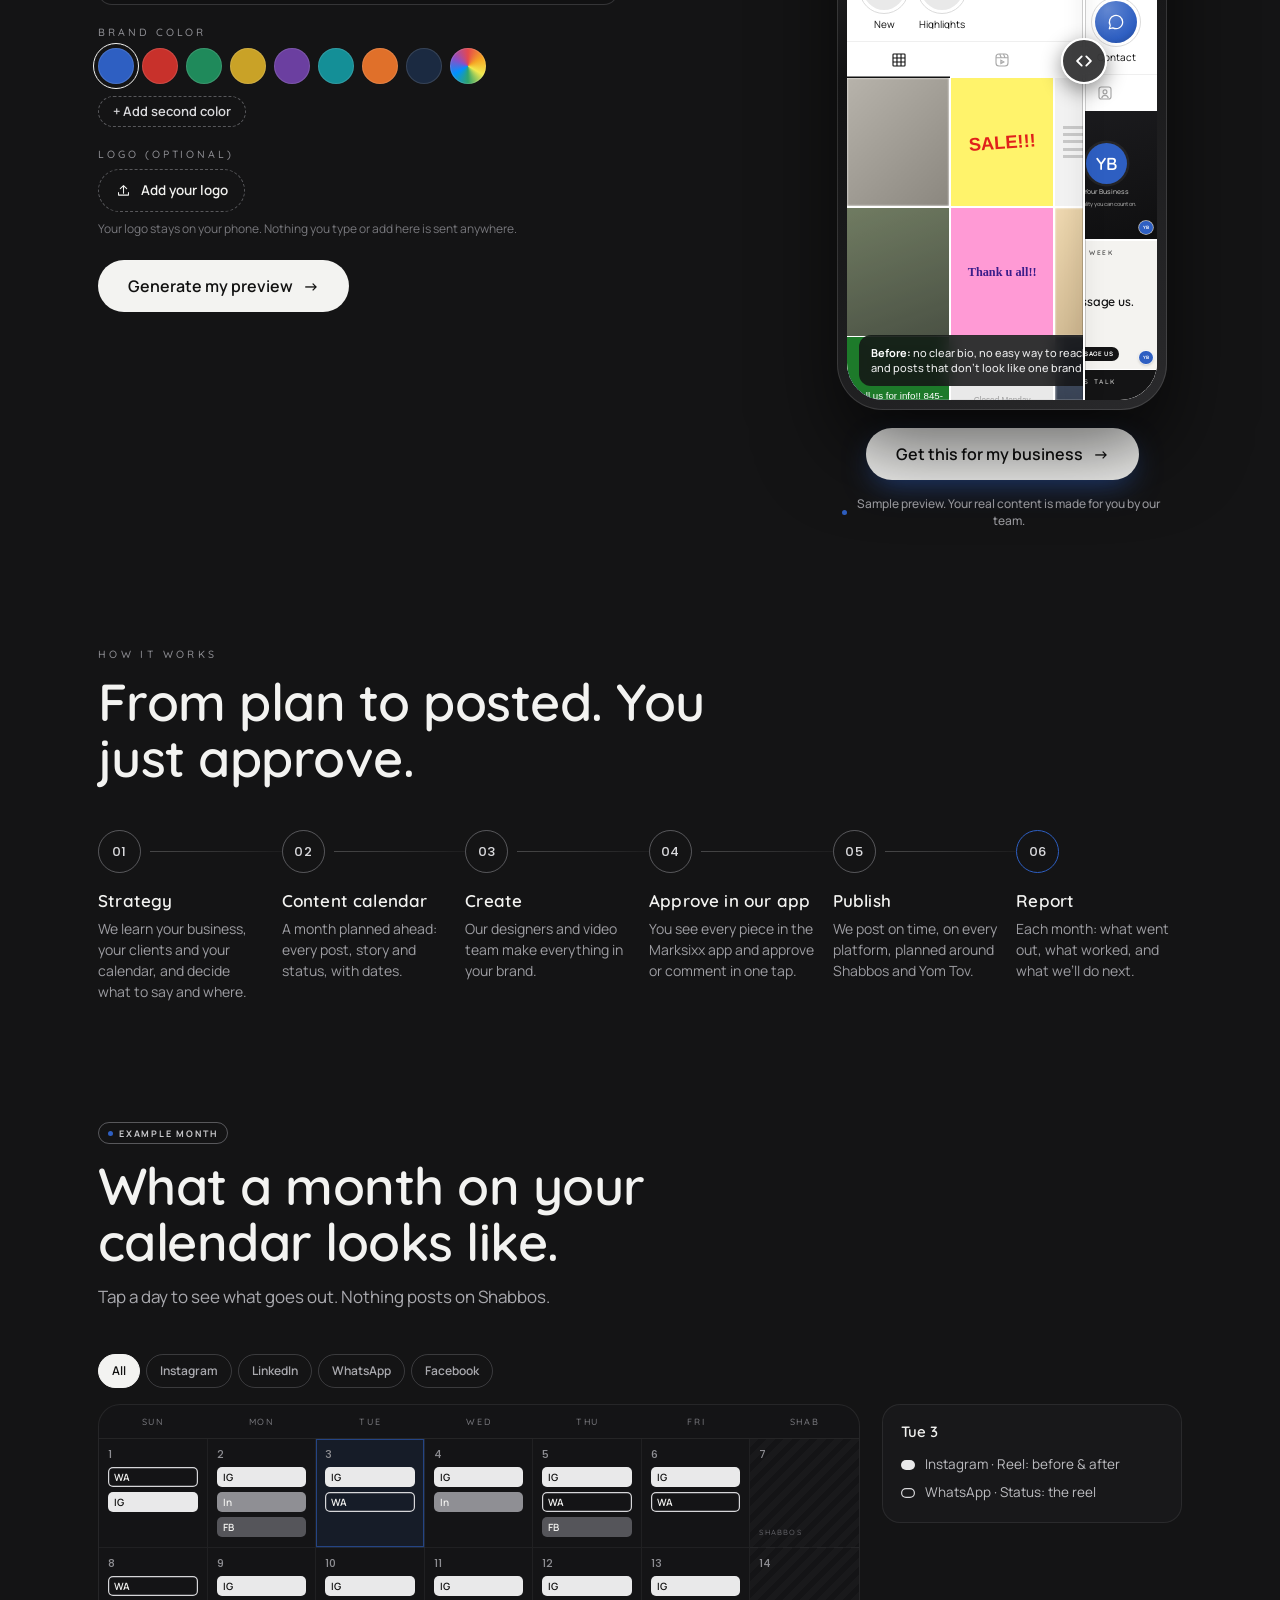
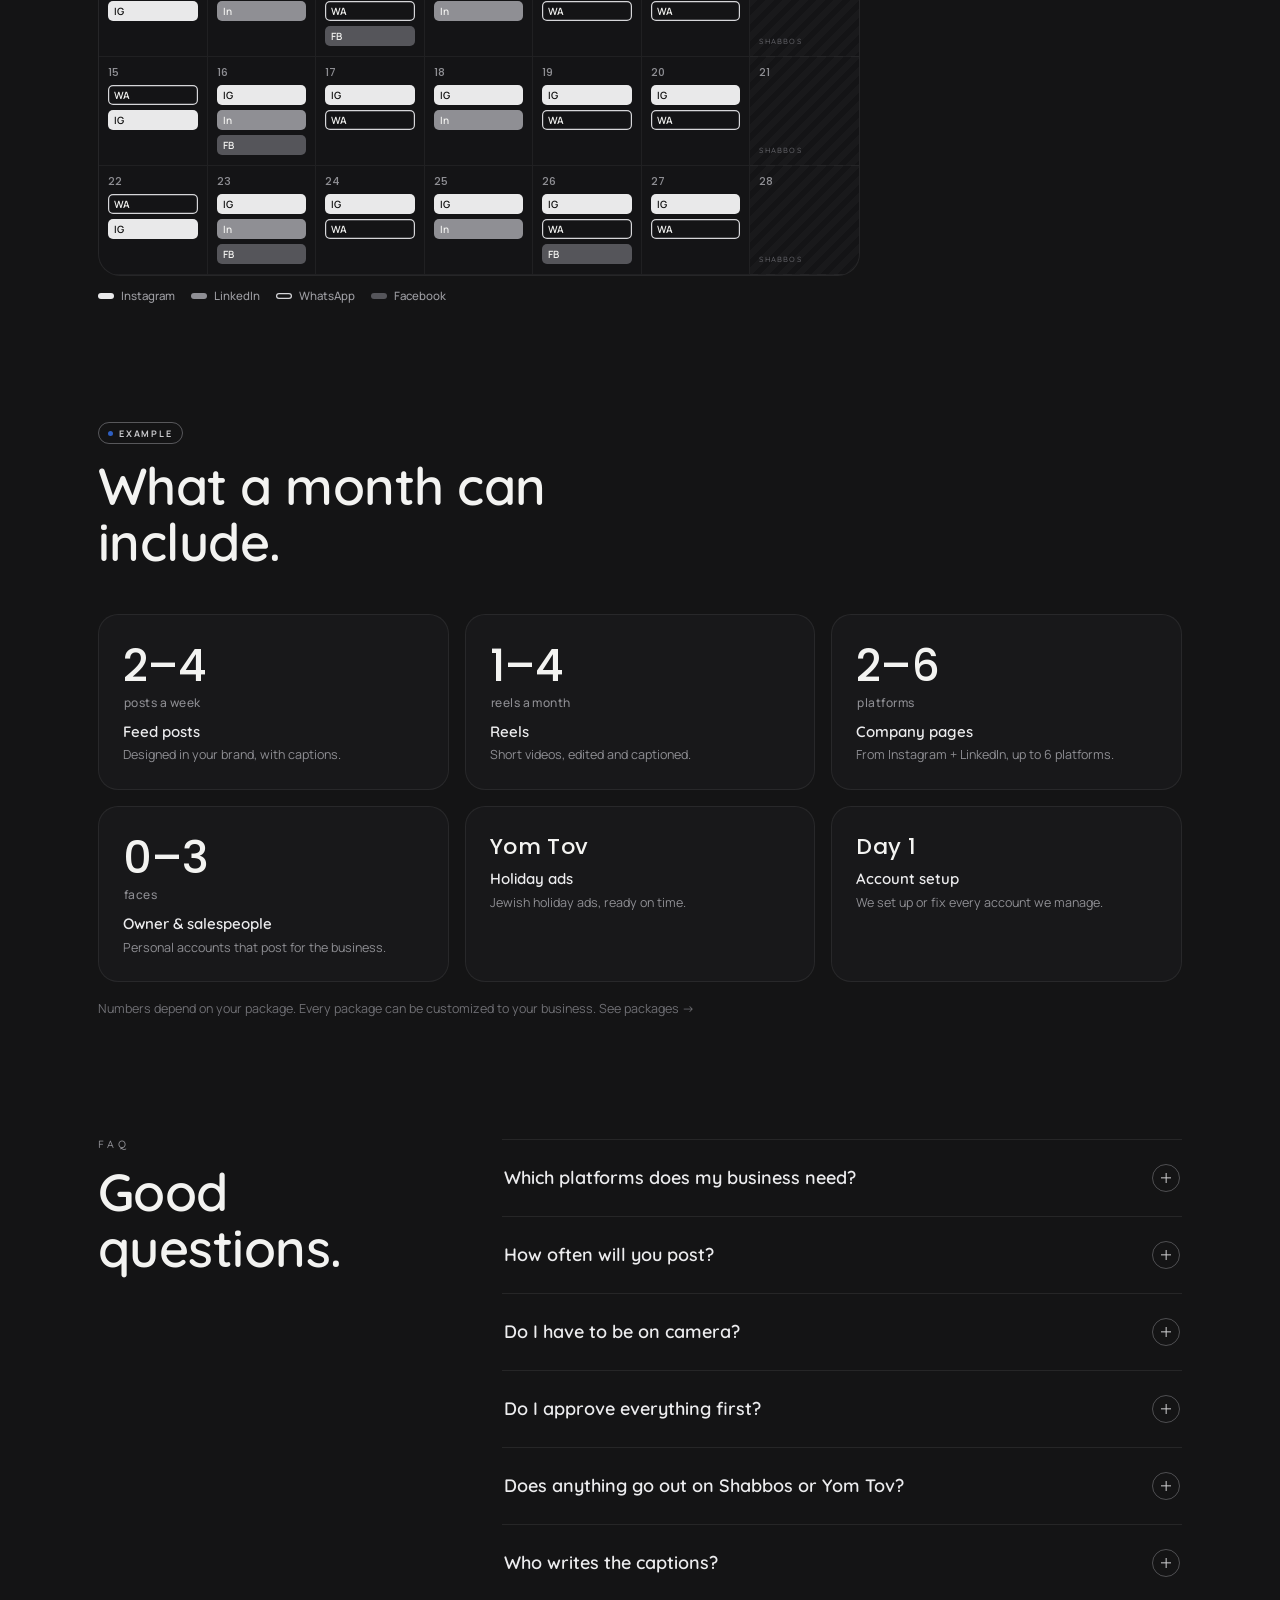
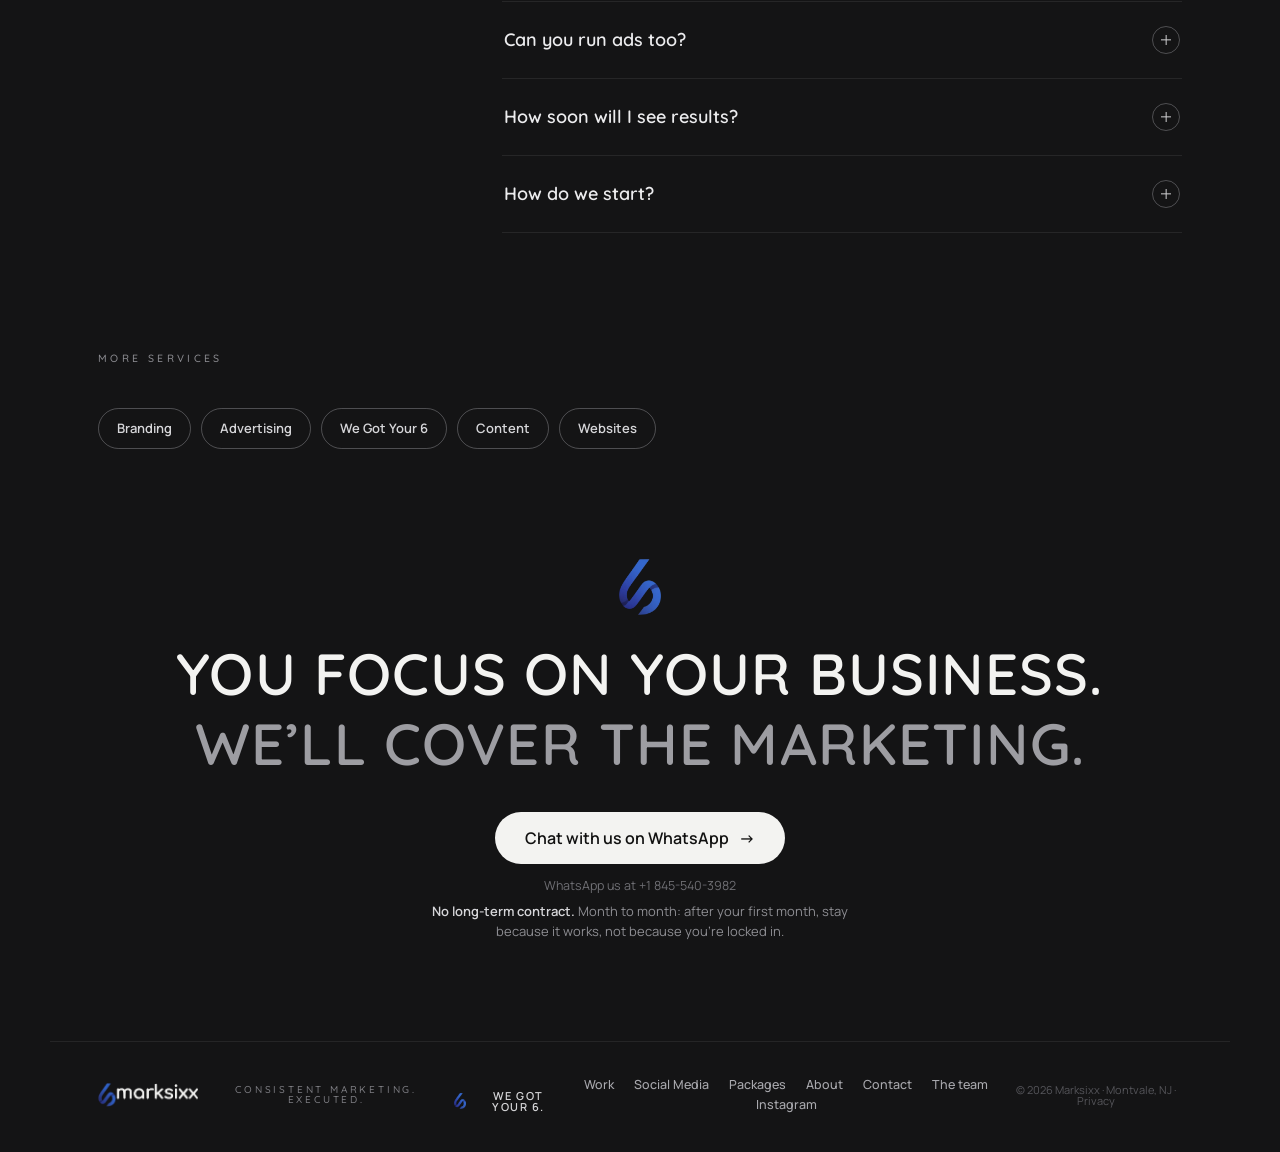
<file: social-media/index.html>
<!doctype html><html lang="en"><head><meta charset="utf-8"><meta name="viewport" content="width=device-width,initial-scale=1,viewport-fit=cover">
<title>Social Media — Marksixx</title><meta name="description" content="Instagram, LinkedIn, Facebook, WhatsApp Status, X and YouTube, planned, created and posted for you. You approve, we publish. Marksixx — We Got Your 6.">
<meta property="og:title" content="Social Media — Marksixx"><meta property="og:description" content="Instagram, LinkedIn, Facebook, WhatsApp Status, X and YouTube, planned, created and posted for you. You approve, we publish. Marksixx — We Got Your 6."><meta property="og:image" content="https://marksixx.com/assets/og.jpg">
<meta name="theme-color" content="#141415"><link rel="icon" href="/assets/six.png"><link rel="stylesheet" href="/assets/style.css"><link rel="stylesheet" href="/assets/home.css"><link rel="stylesheet" href="/assets/svc.css"><link rel="stylesheet" href="/assets/v5.css"><link rel="stylesheet" href="/assets/v7.css"><link rel="stylesheet" href="/assets/v9.css">
<link rel="stylesheet" href="/assets/v10.css"><link rel="stylesheet" href="/assets/v11.css">
<script>document.documentElement.classList.add('fxjs')</script><link rel="stylesheet" href="/assets/wa6.css">
<link rel="stylesheet" href="/assets/nov9b.css?v=1"><link rel="stylesheet" href="/assets/leadpop-v1.css?v=1"><link rel="stylesheet" href="/assets/nov9c.css?v=1">
</head>
<body class="svc-page p-social"><a class="offer-bar" href="/contact/?offer=founding" aria-label="Founding clients: 30% off your first month. Get in touch."><span><b>Founding clients:</b> 30% off your first month.</span><span class="ob-go" aria-hidden="true">Claim it<i>&rarr;</i></span></a>
<div class="page">
<header class="top solid"><a class="logo" href="/" aria-label="Marksixx home"><img class="logo-lockup" src="/assets/logo-lockup.png" alt="marksixx" width="825" height="198"></a>
<nav class="dnav" aria-label="Main"><a href="/">Home</a><a href="/work/">Work</a><div class="dn-dd"><button type="button" class="dn-btn" aria-expanded="false" aria-controls="dnMenu">Services<svg viewBox="0 0 12 12" aria-hidden="true"><path d="M2.5 4.5 6 8l3.5-3.5"/></svg></button><div class="dn-menu" id="dnMenu"><a href="/social-media/">Social Media</a><a href="/branding/">Branding</a><a href="/advertising/">Advertising</a><a href="/content/">Content</a><a href="/websites/">Websites</a><a href="/we-got-your-6/">We Got Your 6</a></div></div><a href="/packages/">Packages</a><a href="/about/">About</a><a href="/contact/">Contact</a></nav><a class="cta" href="/packages/">See packages <span aria-hidden="true">&rarr;</span></a></header>
<main>
<section class="sec sp-hero"><a class="sp-back" href="/">&larr; Home</a><div class="sp-hero2"><div><p class="kicker sp-k">2 o’clock</p><h1>Social Media</h1><p class="sp-short">Planning. Posting. Growing.</p><p class="lead">In our community, word of mouth now happens on the phone. When someone hears your name, they look you up. We make sure what they find looks like a business they can trust.</p><div class="sp-btns2"><a class="big-cta" href="https://wa.me/18455403982?text=Hi%20Marksixx%21%20I%E2%80%99d%20like%20to%20hear%20about%20Social%20Media." target="_blank" rel="noopener">Ask us about Social Media <span aria-hidden="true">&rarr;</span></a><a class="ghost" href="#month">See a sample month</a></div></div><div class="fx"><div class="phone" aria-label="A phone scrolling a feed of real work made by Marksixx" role="img"><div class="phone-in"><div class="ph-bar"><b>Feed</b><span><svg viewBox="0 0 24 24" aria-hidden="true"><path d="M12 19.5s-7-4.3-7-9.3A3.9 3.9 0 0 1 12 8a3.9 3.9 0 0 1 7 2.2c0 5-7 9.3-7 9.3z"/></svg><svg viewBox="0 0 24 24" aria-hidden="true"><path d="M20.5 3.5 10.8 13.2M20.5 3.5l-6 17-3.7-7.3-7.3-3.7z"/></svg></span></div><div class="feed"><div class="feed-track"><div class="post"><div class="pu"><i></i><b>CoFinance</b></div><img src="/assets/work9/figures-05-sm.jpg" alt="" width="520" height="650" loading="lazy" decoding="async"><div class="pa"><svg viewBox="0 0 24 24" aria-hidden="true"><path d="M12 19.5s-7-4.3-7-9.3A3.9 3.9 0 0 1 12 8a3.9 3.9 0 0 1 7 2.2c0 5-7 9.3-7 9.3z"/></svg><svg viewBox="0 0 24 24" aria-hidden="true"><path d="M20 12a8 8 0 0 1-11.8 7l-4.2 1.1 1.1-4A8 8 0 1 1 20 12z"/></svg><svg viewBox="0 0 24 24" aria-hidden="true"><path d="M20.5 3.5 10.8 13.2M20.5 3.5l-6 17-3.7-7.3-7.3-3.7z"/></svg></div><div class="pc"></div></div><div class="post"><div class="pu"><i></i><b>CoFinance</b></div><img src="/assets/work9/mazel-tov-01-sm.jpg" alt="" width="520" height="650" loading="lazy" decoding="async"><div class="pa"><svg viewBox="0 0 24 24" aria-hidden="true"><path d="M12 19.5s-7-4.3-7-9.3A3.9 3.9 0 0 1 12 8a3.9 3.9 0 0 1 7 2.2c0 5-7 9.3-7 9.3z"/></svg><svg viewBox="0 0 24 24" aria-hidden="true"><path d="M20 12a8 8 0 0 1-11.8 7l-4.2 1.1 1.1-4A8 8 0 1 1 20 12z"/></svg><svg viewBox="0 0 24 24" aria-hidden="true"><path d="M20.5 3.5 10.8 13.2M20.5 3.5l-6 17-3.7-7.3-7.3-3.7z"/></svg></div><div class="pc"></div></div><div class="post"><div class="pu"><i></i><b>CIVIIX</b></div><img src="/assets/work9/civiix-ads-02-sm.jpg" alt="" width="520" height="924" loading="lazy" decoding="async"><div class="pa"><svg viewBox="0 0 24 24" aria-hidden="true"><path d="M12 19.5s-7-4.3-7-9.3A3.9 3.9 0 0 1 12 8a3.9 3.9 0 0 1 7 2.2c0 5-7 9.3-7 9.3z"/></svg><svg viewBox="0 0 24 24" aria-hidden="true"><path d="M20 12a8 8 0 0 1-11.8 7l-4.2 1.1 1.1-4A8 8 0 1 1 20 12z"/></svg><svg viewBox="0 0 24 24" aria-hidden="true"><path d="M20.5 3.5 10.8 13.2M20.5 3.5l-6 17-3.7-7.3-7.3-3.7z"/></svg></div><div class="pc"></div></div><div class="post"><div class="pu"><i></i><b>Aspect Glasswork</b></div><img src="/assets/work9/aspect-seasonal-03-sm.jpg" alt="" width="520" height="650" loading="lazy" decoding="async"><div class="pa"><svg viewBox="0 0 24 24" aria-hidden="true"><path d="M12 19.5s-7-4.3-7-9.3A3.9 3.9 0 0 1 12 8a3.9 3.9 0 0 1 7 2.2c0 5-7 9.3-7 9.3z"/></svg><svg viewBox="0 0 24 24" aria-hidden="true"><path d="M20 12a8 8 0 0 1-11.8 7l-4.2 1.1 1.1-4A8 8 0 1 1 20 12z"/></svg><svg viewBox="0 0 24 24" aria-hidden="true"><path d="M20.5 3.5 10.8 13.2M20.5 3.5l-6 17-3.7-7.3-7.3-3.7z"/></svg></div><div class="pc"></div></div><div class="post"><div class="pu"><i></i><b>Urgent Restoration</b></div><img src="/assets/work9/urgent-ads-01-sm.jpg" alt="" width="520" height="650" loading="lazy" decoding="async"><div class="pa"><svg viewBox="0 0 24 24" aria-hidden="true"><path d="M12 19.5s-7-4.3-7-9.3A3.9 3.9 0 0 1 12 8a3.9 3.9 0 0 1 7 2.2c0 5-7 9.3-7 9.3z"/></svg><svg viewBox="0 0 24 24" aria-hidden="true"><path d="M20 12a8 8 0 0 1-11.8 7l-4.2 1.1 1.1-4A8 8 0 1 1 20 12z"/></svg><svg viewBox="0 0 24 24" aria-hidden="true"><path d="M20.5 3.5 10.8 13.2M20.5 3.5l-6 17-3.7-7.3-7.3-3.7z"/></svg></div><div class="pc"></div></div><div class="post"><div class="pu"><i></i><b>CoFinance</b></div><img src="/assets/work9/in-the-green-01-sm.jpg" alt="" width="520" height="650" loading="lazy" decoding="async"><div class="pa"><svg viewBox="0 0 24 24" aria-hidden="true"><path d="M12 19.5s-7-4.3-7-9.3A3.9 3.9 0 0 1 12 8a3.9 3.9 0 0 1 7 2.2c0 5-7 9.3-7 9.3z"/></svg><svg viewBox="0 0 24 24" aria-hidden="true"><path d="M20 12a8 8 0 0 1-11.8 7l-4.2 1.1 1.1-4A8 8 0 1 1 20 12z"/></svg><svg viewBox="0 0 24 24" aria-hidden="true"><path d="M20.5 3.5 10.8 13.2M20.5 3.5l-6 17-3.7-7.3-7.3-3.7z"/></svg></div><div class="pc"></div></div><div class="post"><div class="pu"><i></i><b>Marksixx</b></div><img src="/assets/work9/yom-tov-01-sm.jpg" alt="" width="520" height="650" loading="lazy" decoding="async"><div class="pa"><svg viewBox="0 0 24 24" aria-hidden="true"><path d="M12 19.5s-7-4.3-7-9.3A3.9 3.9 0 0 1 12 8a3.9 3.9 0 0 1 7 2.2c0 5-7 9.3-7 9.3z"/></svg><svg viewBox="0 0 24 24" aria-hidden="true"><path d="M20 12a8 8 0 0 1-11.8 7l-4.2 1.1 1.1-4A8 8 0 1 1 20 12z"/></svg><svg viewBox="0 0 24 24" aria-hidden="true"><path d="M20.5 3.5 10.8 13.2M20.5 3.5l-6 17-3.7-7.3-7.3-3.7z"/></svg></div><div class="pc"></div></div><div class="post"><div class="pu"><i></i><b>CoFinance</b></div><img aria-hidden="true" src="/assets/work9/figures-05-sm.jpg" alt="" width="520" height="650" loading="lazy" decoding="async"><div class="pa"><svg viewBox="0 0 24 24" aria-hidden="true"><path d="M12 19.5s-7-4.3-7-9.3A3.9 3.9 0 0 1 12 8a3.9 3.9 0 0 1 7 2.2c0 5-7 9.3-7 9.3z"/></svg><svg viewBox="0 0 24 24" aria-hidden="true"><path d="M20 12a8 8 0 0 1-11.8 7l-4.2 1.1 1.1-4A8 8 0 1 1 20 12z"/></svg><svg viewBox="0 0 24 24" aria-hidden="true"><path d="M20.5 3.5 10.8 13.2M20.5 3.5l-6 17-3.7-7.3-7.3-3.7z"/></svg></div><div class="pc"></div></div><div class="post"><div class="pu"><i></i><b>CoFinance</b></div><img aria-hidden="true" src="/assets/work9/mazel-tov-01-sm.jpg" alt="" width="520" height="650" loading="lazy" decoding="async"><div class="pa"><svg viewBox="0 0 24 24" aria-hidden="true"><path d="M12 19.5s-7-4.3-7-9.3A3.9 3.9 0 0 1 12 8a3.9 3.9 0 0 1 7 2.2c0 5-7 9.3-7 9.3z"/></svg><svg viewBox="0 0 24 24" aria-hidden="true"><path d="M20 12a8 8 0 0 1-11.8 7l-4.2 1.1 1.1-4A8 8 0 1 1 20 12z"/></svg><svg viewBox="0 0 24 24" aria-hidden="true"><path d="M20.5 3.5 10.8 13.2M20.5 3.5l-6 17-3.7-7.3-7.3-3.7z"/></svg></div><div class="pc"></div></div><div class="post"><div class="pu"><i></i><b>Urgent Restoration</b></div><img aria-hidden="true" src="/assets/work9/civiix-ads-02-sm.jpg" alt="" width="520" height="924" loading="lazy" decoding="async"><div class="pa"><svg viewBox="0 0 24 24" aria-hidden="true"><path d="M12 19.5s-7-4.3-7-9.3A3.9 3.9 0 0 1 12 8a3.9 3.9 0 0 1 7 2.2c0 5-7 9.3-7 9.3z"/></svg><svg viewBox="0 0 24 24" aria-hidden="true"><path d="M20 12a8 8 0 0 1-11.8 7l-4.2 1.1 1.1-4A8 8 0 1 1 20 12z"/></svg><svg viewBox="0 0 24 24" aria-hidden="true"><path d="M20.5 3.5 10.8 13.2M20.5 3.5l-6 17-3.7-7.3-7.3-3.7z"/></svg></div><div class="pc"></div></div><div class="post"><div class="pu"><i></i><b>Aspect Glasswork</b></div><img aria-hidden="true" src="/assets/work9/aspect-seasonal-03-sm.jpg" alt="" width="520" height="650" loading="lazy" decoding="async"><div class="pa"><svg viewBox="0 0 24 24" aria-hidden="true"><path d="M12 19.5s-7-4.3-7-9.3A3.9 3.9 0 0 1 12 8a3.9 3.9 0 0 1 7 2.2c0 5-7 9.3-7 9.3z"/></svg><svg viewBox="0 0 24 24" aria-hidden="true"><path d="M20 12a8 8 0 0 1-11.8 7l-4.2 1.1 1.1-4A8 8 0 1 1 20 12z"/></svg><svg viewBox="0 0 24 24" aria-hidden="true"><path d="M20.5 3.5 10.8 13.2M20.5 3.5l-6 17-3.7-7.3-7.3-3.7z"/></svg></div><div class="pc"></div></div><div class="post"><div class="pu"><i></i><b>Urgent Restoration</b></div><img aria-hidden="true" src="/assets/work9/urgent-ads-01-sm.jpg" alt="" width="520" height="650" loading="lazy" decoding="async"><div class="pa"><svg viewBox="0 0 24 24" aria-hidden="true"><path d="M12 19.5s-7-4.3-7-9.3A3.9 3.9 0 0 1 12 8a3.9 3.9 0 0 1 7 2.2c0 5-7 9.3-7 9.3z"/></svg><svg viewBox="0 0 24 24" aria-hidden="true"><path d="M20 12a8 8 0 0 1-11.8 7l-4.2 1.1 1.1-4A8 8 0 1 1 20 12z"/></svg><svg viewBox="0 0 24 24" aria-hidden="true"><path d="M20.5 3.5 10.8 13.2M20.5 3.5l-6 17-3.7-7.3-7.3-3.7z"/></svg></div><div class="pc"></div></div><div class="post"><div class="pu"><i></i><b>CoFinance</b></div><img aria-hidden="true" src="/assets/work9/in-the-green-01-sm.jpg" alt="" width="520" height="650" loading="lazy" decoding="async"><div class="pa"><svg viewBox="0 0 24 24" aria-hidden="true"><path d="M12 19.5s-7-4.3-7-9.3A3.9 3.9 0 0 1 12 8a3.9 3.9 0 0 1 7 2.2c0 5-7 9.3-7 9.3z"/></svg><svg viewBox="0 0 24 24" aria-hidden="true"><path d="M20 12a8 8 0 0 1-11.8 7l-4.2 1.1 1.1-4A8 8 0 1 1 20 12z"/></svg><svg viewBox="0 0 24 24" aria-hidden="true"><path d="M20.5 3.5 10.8 13.2M20.5 3.5l-6 17-3.7-7.3-7.3-3.7z"/></svg></div><div class="pc"></div></div><div class="post"><div class="pu"><i></i><b>Marksixx</b></div><img aria-hidden="true" src="/assets/work9/yom-tov-01-sm.jpg" alt="" width="520" height="650" loading="lazy" decoding="async"><div class="pa"><svg viewBox="0 0 24 24" aria-hidden="true"><path d="M12 19.5s-7-4.3-7-9.3A3.9 3.9 0 0 1 12 8a3.9 3.9 0 0 1 7 2.2c0 5-7 9.3-7 9.3z"/></svg><svg viewBox="0 0 24 24" aria-hidden="true"><path d="M20 12a8 8 0 0 1-11.8 7l-4.2 1.1 1.1-4A8 8 0 1 1 20 12z"/></svg><svg viewBox="0 0 24 24" aria-hidden="true"><path d="M20.5 3.5 10.8 13.2M20.5 3.5l-6 17-3.7-7.3-7.3-3.7z"/></svg></div><div class="pc"></div></div></div></div></div></div><p class="phone-cap">Real work we made for our clients.</p></div></div></section><section class="sec "><div class="sec-head fx"><p class="kicker">Why it matters</p><h2>Your name gets passed around. Then it gets looked up.</h2><p class="lead">Recommendations still win business here. Social media is where a recommendation goes to get checked.</p></div><div class="cards c4 fx-kids"><article class="card"><svg viewBox="0 0 24 24" class=ci aria-hidden="true"><circle cx="18" cy="5.5" r="2.5"/><circle cx="6" cy="12" r="2.5"/><circle cx="18" cy="18.5" r="2.5"/><path d="m8.2 10.8 7.6-4M8.2 13.2l7.6 4"/></svg><span class="c-n">01</span><h3>Word of mouth went digital</h3><p>A recommendation used to end with a phone number. Now it ends with a link, a screenshot or a forwarded status.</p></article><article class="card"><svg viewBox="0 0 24 24" class=ci aria-hidden="true"><circle cx="11" cy="11" r="6.5"/><path d="m20 20-4.4-4.4"/></svg><span class="c-n">02</span><h3>They check before they call</h3><p>Before anyone calls, they look you up. An empty page makes them wonder. A strong one makes the call easy.</p></article><article class="card"><svg viewBox="0 0 24 24" class=ci aria-hidden="true"><path d="M17 3.5 20 6.5l-3 3"/><path d="M4 11.5v-1a4 4 0 0 1 4-4h12M7 20.5l-3-3 3-3"/><path d="M20 12.5v1a4 4 0 0 1-4 4H4"/></svg><span class="c-n">03</span><h3>Trust comes from showing up</h3><p>Posting every week tells people you’re open, busy and serious. Consistency is what people remember.</p></article><article class="card"><svg viewBox="0 0 24 24" class=ci aria-hidden="true"><path d="M20 12a8 8 0 0 1-11.8 7l-4.2 1.1 1.1-4A8 8 0 1 1 20 12z"/><path d="M9.3 8.4c.6-.5 1.2-.3 1.4.2l.6 1.4c.1.3 0 .5-.2.7l-.4.5c.5 1.2 1.4 2.1 2.6 2.6l.5-.4c.2-.2.4-.3.7-.2l1.4.6c.5.2.7.8.2 1.4-.6.7-1.6.9-2.5.6a7.4 7.4 0 0 1-4.6-4.6c-.3-.9-.1-1.9.3-2.8z"/></svg><span class="c-n">04</span><h3>Shared in the groups</h3><p>A good post travels: WhatsApp groups, statuses, family chats. We make content people want to forward.</p></article></div></section><section class="sec"><div class="sec-head fx"><p class="kicker">The numbers</p><h2>Why every business needs to show up.</h2></div><div class="stats fx-kids "><div class="stat"><p class="stat-n">1<small>in</small>2</p><p class="stat-l">U.S. adults use Instagram. Only YouTube and Facebook reach more people.</p><p class="src">Source: <a href="https://www.pewresearch.org/internet/2025/11/20/americans-social-media-use-2025/" target="_blank" rel="noopener">Pew Research Center, 2025</a></p></div><div class="stat"><p class="stat-n">62<small>%</small></p><p class="stat-l">of Instagram users use it to research brands and products, more than any other platform.</p><p class="src">Source: <a href="https://datareportal.com/reports/digital-2025-global-overview-report" target="_blank" rel="noopener">DataReportal, Digital 2025 Global Overview</a></p></div><div class="stat"><p class="stat-n">24<small>%</small></p><p class="stat-l">go straight to a business’s social media after reading its reviews.</p><p class="src">Source: <a href="https://www.brightlocal.com/research/local-consumer-review-survey/" target="_blank" rel="noopener">BrightLocal Local Consumer Review Survey 2026</a></p></div><div class="stat"><p class="stat-n">73<small>%</small></p><p class="stat-l">of social users will buy from a competitor if a brand doesn’t respond on social.</p><p class="src">Source: <a href="https://sproutsocial.com/insights/social-media-customer-service-statistics/" target="_blank" rel="noopener">Sprout Social Index, 2025</a></p></div><div class="stat"><p class="stat-n">4<small>of</small>5</p><p class="stat-l">LinkedIn members use LinkedIn to inform business decisions.</p><p class="src">Source: <a href="https://business.linkedin.com/advertise/startups" target="_blank" rel="noopener">LinkedIn Marketing Solutions, 2026</a></p></div><div class="stat"><p class="stat-n">1B<small>+</small></p><p class="stat-l">members on LinkedIn, the world’s largest professional network.</p><p class="src">Source: <a href="https://about.linkedin.com/" target="_blank" rel="noopener">LinkedIn, About, 2026</a></p></div><div class="stat"><p class="stat-n">3B<small>+</small></p><p class="stat-l">people use WhatsApp to stay in touch with friends and family.</p><p class="src">Source: <a href="https://www.whatsapp.com/about" target="_blank" rel="noopener">WhatsApp, About, 2026</a></p></div><div class="stat"><p class="stat-n">75<small>%</small></p><p class="stat-l">trust a business more when they can message it.</p><p class="src">Source: <a href="https://whatsappbusiness.com/resources/resource-library/state-of-business-messaging/" target="_blank" rel="noopener">WhatsApp Business, State of Business Messaging 2026 (Kantar)</a></p></div></div></section><section class="sec "><div class="sec-head fx"><p class="kicker">Sound familiar?</p><h2>What we hear from owners, and what we do about it.</h2></div><ul class="pairs fx-kids"><li><p class="pq">“You post when you remember.”</p><p class="pa2"><span aria-hidden="true">&rarr;</span>A calendar planned a month ahead, that runs even when you’re busy.</p></li><li><p class="pq">“Every post looks different.”</p><p class="pa2"><span aria-hidden="true">&rarr;</span>One look across every post, story and status, so people know it’s you.</p></li><li><p class="pq">“No time to make content.”</p><p class="pa2"><span aria-hidden="true">&rarr;</span>We design, film and write it. You just approve.</p></li><li><p class="pq">“Not sure any of it works.”</p><p class="pa2"><span aria-hidden="true">&rarr;</span>A short report every month: what went out, what worked, what’s next.</p></li></ul></section><section class="sec sec-ed" id="everyday" aria-labelledby="ed-h-sm">
    <div class="sec-head fx"><p class="kicker">Why consistency works</p><h2 id="ed-h-sm">Why showing up matters.</h2><p class="lead">Most leads don’t come from one post. They come from showing up week after week, so when they need you, you’re the name they already know.</p></div>
    <div class="ed-tl" data-ed><div class="ed-line" aria-hidden="true"><i></i></div><ol class="ed-steps"><li class="ed-step" style="--i:0"><div class="ed-ring" aria-hidden="true"><svg viewBox="0 0 100 100"><circle class="ed-track" cx="50" cy="50" r="44" stroke-dasharray="276.460 0"/><circle class="ed-fill" cx="50" cy="50" r="44" stroke-dasharray="276.460 0" mask="url(#ed-m0-sm)"/><mask id="ed-m0-sm"><circle class="ed-mask" cx="50" cy="50" r="44" pathLength="100"/></mask></svg><span class="ed-ic"><svg viewBox="0 0 24 24"><path d="M2.5 12S6 5.5 12 5.5 21.5 12 21.5 12 18 18.5 12 18.5 2.5 12 2.5 12z"/><circle cx="12" cy="12" r="3"/></svg></span></div><div class="ed-txt"><p class="ed-when">Week 1<span class="ed-n"> · first posts</span></p><h3>They see you.</h3><p class="ed-sub">Your post shows up on their phone.</p></div></li><li class="ed-step" style="--i:1"><div class="ed-ring" aria-hidden="true"><svg viewBox="0 0 100 100"><circle class="ed-track" cx="50" cy="50" r="44" stroke-dasharray="17.547 2.200"/><circle class="ed-fill" cx="50" cy="50" r="44" stroke-dasharray="17.547 2.200" mask="url(#ed-m1-sm)"/><mask id="ed-m1-sm"><circle class="ed-mask" cx="50" cy="50" r="44" pathLength="100"/></mask></svg><span class="ed-ic"><svg viewBox="0 0 24 24"><circle cx="12" cy="8" r="3.6"/><path d="M5 20.2a7 7 0 0 1 14 0"/></svg></span></div><div class="ed-txt"><p class="ed-when">Month 1<span class="ed-n"> · every week</span></p><h3>They recognize you.</h3><p class="ed-sub">Same name, same look, every week.</p></div></li><li class="ed-step" style="--i:2"><div class="ed-ring" aria-hidden="true"><svg viewBox="0 0 100 100"><circle class="ed-track" cx="50" cy="50" r="44" stroke-dasharray="7.015 2.200"/><circle class="ed-fill" cx="50" cy="50" r="44" stroke-dasharray="7.015 2.200" mask="url(#ed-m2-sm)"/><mask id="ed-m2-sm"><circle class="ed-mask" cx="50" cy="50" r="44" pathLength="100"/></mask></svg><span class="ed-ic"><svg viewBox="0 0 24 24"><path d="M12 3.8l2.5 5.1 5.6.8-4 4 1 5.6-5.1-2.7-5.1 2.7 1-5.6-4-4 5.6-.8z"/></svg></span></div><div class="ed-txt"><p class="ed-when">Month 2<span class="ed-n"> · still there</span></p><h3>They remember you.</h3><p class="ed-sub">You’re the business that comes to mind.</p></div></li><li class="ed-step" style="--i:3"><div class="ed-ring" aria-hidden="true"><svg viewBox="0 0 100 100"><circle class="ed-track" cx="50" cy="50" r="44" stroke-dasharray="3.133 1.474"/><circle class="ed-fill" cx="50" cy="50" r="44" stroke-dasharray="3.133 1.474" mask="url(#ed-m3-sm)"/><mask id="ed-m3-sm"><circle class="ed-mask" cx="50" cy="50" r="44" pathLength="100"/></mask></svg><span class="ed-ic"><svg viewBox="0 0 24 24"><path d="M4.5 19.5l1.2-3.6A7.8 7.8 0 1 1 8.6 18.6z"/><path d="M9 10.5h6M9 13.5h4"/></svg><i class="ed-dot">1</i></span></div><div class="ed-txt"><p class="ed-when">Month 3<span class="ed-n"> · top of mind</span></p><h3>They message you.</h3><p class="ed-sub">When they need it, you’re who they call.</p></div></li></ol></div>
    <div class="stats ed-stats fx-kids"><div class="stat"><p class="stat-n"><span class="ed-cnt" data-to="95">95</span><small>%</small></p><p class="stat-l">of business buyers aren’t ready to buy today. They will be, later.</p><p class="src">Source: <a href="https://business.linkedin.com/advertise/resources/b2b-institute/b2b-research/trends/95-5-rule" target="_blank" rel="noopener">LinkedIn B2B Institute &amp; Ehrenberg-Bass Institute, 2021</a></p></div><div class="stat"><p class="stat-n"><span class="ed-cnt" data-to="76">76</span><small>%</small></p><p class="stat-l">of consumers would buy from a brand they feel connected to over a competitor.</p><p class="src">Source: <a href="https://sproutsocial.com/insights/data/social-media-connection/" target="_blank" rel="noopener">Sprout Social, 2019</a></p></div><div class="stat"><p class="stat-n"><span class="ed-cnt" data-to="1.5B">1.5B</span></p><p class="stat-l">people a day open WhatsApp’s Updates tab, where Status lives.</p><p class="src">Source: <a href="https://about.fb.com/news/2025/06/helping-you-find-more-channels-businesses-on-whatsapp/" target="_blank" rel="noopener">Meta, 2025</a></p></div></div>
    <div class="ed-cta fx"><a class="big-cta" href="https://wa.me/18455403982?text=Hi%20Marksixx%21%20I%E2%80%99d%20like%20to%20show%20up%20every%20week." target="_blank" rel="noopener">I want to show up every week <span aria-hidden="true">&rarr;</span></a></div>
  </section>
  <section class="sec " id="platforms"><div class="sec-head fx"><p class="kicker">Platforms</p><h2>The right place for every message.</h2><p class="lead">We don’t do every platform for everyone. We pick the ones your clients actually use, and do them properly.</p></div><div data-tabs><div class="ptabs fx" role="tablist" aria-label="Platforms"><button type="button" class="ptab" role="tab" id="t-instagram" data-key="instagram" aria-controls="p-instagram" aria-selected="true" tabindex="0"><svg viewBox="0 0 24 24" aria-hidden="true"><rect x="3.5" y="3.5" width="17" height="17" rx="5"/><circle cx="12" cy="12" r="3.9"/><circle cx="17.2" cy="6.8" r=".5"/></svg>Instagram</button><button type="button" class="ptab" role="tab" id="t-linkedin" data-key="linkedin" aria-controls="p-linkedin" aria-selected="false" tabindex="-1"><svg viewBox="0 0 24 24" aria-hidden="true"><rect x="3.5" y="3.5" width="17" height="17" rx="3"/><path d="M8.2 10.6v5.9M8.2 7.7v.1M11.6 16.5v-5.9M11.6 13.1c0-1.6 1-2.6 2.3-2.6 1.4 0 2.1.9 2.1 2.6v3.4"/></svg>LinkedIn</button><button type="button" class="ptab" role="tab" id="t-facebook" data-key="facebook" aria-controls="p-facebook" aria-selected="false" tabindex="-1"><svg viewBox="0 0 24 24" aria-hidden="true"><circle cx="12" cy="12" r="8.5"/><path d="M13.1 20.4v-7.6h2.3l.4-2.6h-2.7V8.7c0-.8.3-1.3 1.4-1.3h1.4V5.1a15 15 0 0 0-2-.1c-2 0-3.3 1.2-3.3 3.4v1.8H8.4v2.6h2.2v7.5"/></svg>Facebook</button><button type="button" class="ptab" role="tab" id="t-whatsapp" data-key="whatsapp" aria-controls="p-whatsapp" aria-selected="false" tabindex="-1"><svg viewBox="0 0 24 24" aria-hidden="true"><path d="M20 12a8 8 0 0 1-11.8 7l-4.2 1.1 1.1-4A8 8 0 1 1 20 12z"/><path d="M9.3 8.4c.6-.5 1.2-.3 1.4.2l.6 1.4c.1.3 0 .5-.2.7l-.4.5c.5 1.2 1.4 2.1 2.6 2.6l.5-.4c.2-.2.4-.3.7-.2l1.4.6c.5.2.7.8.2 1.4-.6.7-1.6.9-2.5.6a7.4 7.4 0 0 1-4.6-4.6c-.3-.9-.1-1.9.3-2.8z"/></svg>WhatsApp</button><button type="button" class="ptab" role="tab" id="t-x" data-key="x" aria-controls="p-x" aria-selected="false" tabindex="-1"><svg viewBox="0 0 24 24" aria-hidden="true"><path d="M4.2 4.2h4.3l11.3 15.6h-4.3z"/><path d="M4.4 19.8l6.6-6.9M13 11.1l6.6-6.9"/></svg>X</button><button type="button" class="ptab" role="tab" id="t-youtube" data-key="youtube" aria-controls="p-youtube" aria-selected="false" tabindex="-1"><svg viewBox="0 0 24 24" aria-hidden="true"><rect x="2.5" y="5.5" width="19" height="13" rx="4"/><path d="M10.3 9.4v5.2l4.5-2.6z"/></svg>YouTube</button></div><div class="ppanel" role="tabpanel" id="p-instagram" aria-labelledby="t-instagram"><div class="pp-top"><span class="pp-ic"><svg viewBox="0 0 24 24" aria-hidden="true"><rect x="3.5" y="3.5" width="17" height="17" rx="5"/><circle cx="12" cy="12" r="3.9"/><circle cx="17.2" cy="6.8" r=".5"/></svg></span><div><h3>Instagram</h3><p>Your storefront on the phone</p></div></div><p class="pp-lead">When someone hears your name, this is usually the first place they look. Your profile has a few seconds to say who you are, show you’re active, and make it easy to reach you.</p><div class="pp-cols"><div><p class="pp-h">What we do</p><ul class="pp-list"><li><b>Profile setup</b>: bio, profile photo, link, contact and WhatsApp buttons</li><li><b>Feed posts</b>: designed in your brand so the grid looks like one business</li><li><b>Reels</b>: short videos edited for how people actually scroll</li><li><b>Stories</b>: the daily, casual updates that keep you in mind</li><li><b>Highlights</b>: your reviews, work, FAQ and contact, saved at the top</li><li><b>Captions</b>: written in your voice, with the right hashtags and locations</li><li><b>Comment-to-DM</b>: someone comments a word, they get your link or offer in their DMs automatically</li></ul></div><div><p class="pp-h">Best for</p><div class="chips"><span class="chip">Stores &amp; retail</span><span class="chip">Food &amp; simchas</span><span class="chip">Home services</span><span class="chip">Real estate</span><span class="chip">Beauty &amp; fashion</span><span class="chip">Anything visual</span></div><p class="pp-note"><b>Our take:</b> for most local businesses in our community, Instagram is the first platform to get right.</p></div></div></div><div class="ppanel" role="tabpanel" id="p-linkedin" aria-labelledby="t-linkedin" hidden><div class="pp-top"><span class="pp-ic"><svg viewBox="0 0 24 24" aria-hidden="true"><rect x="3.5" y="3.5" width="17" height="17" rx="3"/><path d="M8.2 10.6v5.9M8.2 7.7v.1M11.6 16.5v-5.9M11.6 13.1c0-1.6 1-2.6 2.3-2.6 1.4 0 2.1.9 2.1 2.6v3.4"/></svg></span><div><h3>LinkedIn</h3><p>Where owners and professionals do business</p></div></div><p class="pp-lead">For B2B, finance, real estate, law, insurance, staffing and consulting, LinkedIn is where decisions get made. People buy from people, so the owner’s own profile often matters more than the company page.</p><div class="pp-cols"><div><p class="pp-h">What we do</p><ul class="pp-list"><li><b>Founder personal brand</b>: posts written with you, in your voice, about what you know</li><li><b>Profile makeover</b>: headline, banner, about section and featured links</li><li><b>Company page</b>: set up properly and kept active every week</li><li><b>Carousels &amp; insights</b>: useful posts that make you the expert in your field</li><li><b>Milestones &amp; hiring</b>: the wins and news that build trust over time</li></ul></div><div><p class="pp-h">Best for</p><div class="chips"><span class="chip">B2B &amp; services</span><span class="chip">Finance &amp; insurance</span><span class="chip">Real estate</span><span class="chip">Law &amp; accounting</span><span class="chip">Staffing</span><span class="chip">Consulting</span></div><p class="pp-note"><b>Our take:</b> if your clients are businesses, a steady founder profile is one of the best things you can build.</p></div></div></div><div class="ppanel" role="tabpanel" id="p-facebook" aria-labelledby="t-facebook" hidden><div class="pp-top"><span class="pp-ic"><svg viewBox="0 0 24 24" aria-hidden="true"><circle cx="12" cy="12" r="8.5"/><path d="M13.1 20.4v-7.6h2.3l.4-2.6h-2.7V8.7c0-.8.3-1.3 1.4-1.3h1.4V5.1a15 15 0 0 0-2-.1c-2 0-3.3 1.2-3.3 3.4v1.8H8.4v2.6h2.2v7.5"/></svg></span><div><h3>Facebook</h3><p>Still where many locals look</p></div></div><p class="pp-lead">Plenty of customers still check a business on Facebook for hours, reviews and events. We keep it accurate and active alongside Instagram, without making it a second job.</p><div class="pp-cols"><div><p class="pp-h">What we do</p><ul class="pp-list"><li><b>Page setup</b>: hours, contact, services and reviews kept correct</li><li><b>Posts &amp; events</b>: shared with Instagram content, planned together</li><li><b>Community groups</b>: the right local groups for your news and offers</li><li><b>Ads</b>: run from the same account when you’re ready (see Advertising)</li></ul></div><div><p class="pp-h">Best for</p><div class="chips"><span class="chip">Local services</span><span class="chip">Events</span><span class="chip">Older audiences</span><span class="chip">Retail</span></div><p class="pp-note"><b>Our take:</b> Facebook rarely leads, but an empty or outdated page costs trust.</p></div></div></div><div class="ppanel" role="tabpanel" id="p-whatsapp" aria-labelledby="t-whatsapp" hidden><div class="pp-top"><span class="pp-ic"><svg viewBox="0 0 24 24" aria-hidden="true"><path d="M20 12a8 8 0 0 1-11.8 7l-4.2 1.1 1.1-4A8 8 0 1 1 20 12z"/><path d="M9.3 8.4c.6-.5 1.2-.3 1.4.2l.6 1.4c.1.3 0 .5-.2.7l-.4.5c.5 1.2 1.4 2.1 2.6 2.6l.5-.4c.2-.2.4-.3.7-.2l1.4.6c.5.2.7.8.2 1.4-.6.7-1.6.9-2.5.6a7.4 7.4 0 0 1-4.6-4.6c-.3-.9-.1-1.9.3-2.8z"/></svg></span><div><h3>WhatsApp</h3><p>Status and Channels: the community’s feed</p></div></div><p class="pp-lead">In our community a lot of sharing happens on WhatsApp: statuses, groups, family chats, forwarded flyers. We design for it so your news travels the way people already talk.</p><div class="pp-cols"><div><p class="pp-h">What we do</p><ul class="pp-list"><li><b>Status designs &amp; videos</b>: weekly statuses made to be seen and forwarded</li><li><b>WhatsApp Channels</b>: a channel for your updates, offers and news</li><li><b>Business profile</b>: catalog, hours, greeting and quick replies set up</li><li><b>Shareable graphics</b>: flyers and announcements sized for groups and broadcasts</li></ul></div><div><p class="pp-h">Best for</p><div class="chips"><span class="chip">Every local business</span><span class="chip">Offers &amp; sales</span><span class="chip">Events &amp; simchas</span><span class="chip">Announcements</span></div><p class="pp-note"><b>Our take:</b> this is the channel most agencies forget, and often the one that moves the fastest here.</p></div></div></div><div class="ppanel" role="tabpanel" id="p-x" aria-labelledby="t-x" hidden><div class="pp-top"><span class="pp-ic"><svg viewBox="0 0 24 24" aria-hidden="true"><path d="M4.2 4.2h4.3l11.3 15.6h-4.3z"/><path d="M4.4 19.8l6.6-6.9M13 11.1l6.6-6.9"/></svg></span><div><h3>X</h3><p>Where the conversation happens in real time</p></div></div><p class="pp-lead">X is where news, opinions and quick updates move fast. For owners, professionals and brands with something to say, a steady presence there keeps you part of the conversation and easy to find.</p><div class="pp-cols"><div><p class="pp-h">What we do</p><ul class="pp-list"><li><b>Profile setup</b>: name, bio, banner, pinned post and links</li><li><b>Posts &amp; threads</b>: short updates and longer threads, written in your voice</li><li><b>Visuals &amp; clips</b>: graphics and short videos sized for the timeline</li><li><b>Replies &amp; mentions</b>: we keep an eye on them and help you answer</li><li><b>Reuse across platforms</b>: your news and content, adapted for X</li></ul></div><div><p class="pp-h">Best for</p><div class="chips"><span class="chip">Owners &amp; founders</span><span class="chip">Professionals</span><span class="chip">News &amp; updates</span><span class="chip">B2B</span><span class="chip">Personal brands</span></div><p class="pp-note"><b>Our take:</b> X works when there’s a real voice behind it. We help you post regularly, without it taking over your day.</p></div></div></div><div class="ppanel" role="tabpanel" id="p-youtube" aria-labelledby="t-youtube" hidden><div class="pp-top"><span class="pp-ic"><svg viewBox="0 0 24 24" aria-hidden="true"><rect x="2.5" y="5.5" width="19" height="13" rx="4"/><path d="M10.3 9.4v5.2l4.5-2.6z"/></svg></span><div><h3>YouTube</h3><p>Video people search for and come back to</p></div></div><p class="pp-lead">YouTube is where people go to watch, learn and search. How-tos, behind the scenes, interviews and Shorts keep working for you long after the day they’re posted.</p><div class="pp-cols"><div><p class="pp-h">What we do</p><ul class="pp-list"><li><b>Channel setup</b>: banner, profile, about section, links and playlists</li><li><b>Videos</b>: planned, filmed and edited for your channel</li><li><b>Shorts</b>: vertical clips cut from your longer videos</li><li><b>Thumbnails &amp; titles</b>: designed and written so people click</li><li><b>Descriptions</b>: written so people can find you in search</li></ul></div><div><p class="pp-h">Best for</p><div class="chips"><span class="chip">Experts &amp; educators</span><span class="chip">Products</span><span class="chip">Events</span><span class="chip">Podcasts</span><span class="chip">Real estate</span></div><p class="pp-note"><b>Our take:</b> one good video can become Shorts, Reels and statuses too. YouTube gives it a home people can find.</p></div></div></div></div></section><section class="sec "><div class="sec-head fx"><p class="kicker">Before &amp; after</p><h2>Same business. A profile that does its job.</h2><p class="lead">An example of what we fix on day one. Not a real client.</p></div><div data-ba><div class="ba-sw" role="group" aria-label="Show"><button type="button" data-v="before" aria-pressed="false">Before</button><button type="button" data-v="after" aria-pressed="true">After</button></div><div class="ba fx" data-show="after"><div class="prof before"><span class="ex-tag">Example</span><p class="prof-h">Before</p><div class="pr-top"><span class="pr-av">?</span><div class="pr-name"><b>yourbusiness_1</b><span>Last post: months ago</span></div></div><p class="pr-bio">Welcome to our page!! 🙂</p><div class="pr-btns"><span>Follow</span></div><div class="pr-hl"></div><div class="pr-grid"><i></i><i></i><i></i><i></i><i></i><i></i></div><ul class="pr-notes"><li>No clear line on what you do or where</li><li>No way to call or WhatsApp</li><li>Random posts, no consistent look</li><li>Nothing new, so people wonder if you’re open</li></ul></div><div class="prof after"><span class="ex-tag">Example</span><p class="prof-h">After</p><div class="pr-top"><span class="pr-av">Y</span><div class="pr-name"><b>yourbusiness</b><span>Kitchens &amp; renovations</span></div></div><p class="pr-bio">Custom kitchens in Monsey &amp; Lakewood.<br>Free estimates · Reply in a day ↓</p><div class="pr-btns"><span>Message</span><span>WhatsApp</span><span>Call</span></div><div class="pr-hl"><span><i><svg viewBox="0 0 24 24" aria-hidden="true"><path d="m12 4 2.4 5 5.4.6-4 3.7 1.1 5.4L12 16l-4.9 2.7 1.1-5.4-4-3.7 5.4-.6z"/></svg></i>Reviews</span><span><i><svg viewBox="0 0 24 24" aria-hidden="true"><rect x="3.5" y="5" width="17" height="14" rx="1.5"/><path d="m3.5 16 5-5 4 4 3-3 5 5"/></svg></i>Work</span><span><i><svg viewBox="0 0 24 24" aria-hidden="true"><circle cx="12" cy="12" r="8.5"/><path d="M12 11v5M12 8v.1"/></svg></i>About</span><span><i><svg viewBox="0 0 24 24" aria-hidden="true"><path d="M20 12a8 8 0 0 1-11.8 7l-4.2 1.1 1.1-4A8 8 0 1 1 20 12z"/></svg></i>FAQ</span><span><i><svg viewBox="0 0 24 24" aria-hidden="true"><path d="M5 4.5h3.2l1.6 4-2 1.3a10 10 0 0 0 6.4 6.4l1.3-2 4 1.6v3.2a1.5 1.5 0 0 1-1.6 1.5A16 16 0 0 1 3.5 6.1 1.5 1.5 0 0 1 5 4.5z"/></svg></i>Contact</span></div><div class="pr-grid"><i>New in<em>This week</em></i><i>3 tips<em>Carousel</em></i><i>Behind the scenes<em>Reel</em></i><i>Client story<em>Post</em></i><i>Good Shabbos<em>Story</em></i><i>Meet the team<em>Reel</em></i></div><ul class="pr-notes"><li>Clear bio: what, where, next step</li><li>WhatsApp and call in one tap</li><li>Highlights answer the usual questions</li><li>A grid that looks like one brand</li></ul></div></div></div></section>
  <section class="sec sec-mx mx" id="see" data-mx aria-labelledby="see-h">
    <div class="sec-head fx"><p class="kicker">Try it</p><h2 id="see-h">See your business with us.</h2>
      <p class="lead">Type your business name, pick your color, add your logo, and tap Generate to see what your Instagram could look like in our style.</p></div>
    <div class="mx-wrap">
      <div class="mx-ctl fx">
        <div><label class="mx-lab" for="see-name">Business name</label><input class="mx-in" id="see-name" type="text" maxlength="40" autocomplete="organization" placeholder="e.g. Kosher Corner" spellcheck="false"></div>
        <div><span class="mx-lab" id="see-cl">Brand color</span><div class="mx-sw" role="group" aria-labelledby="see-cl"><button type="button" style="--s:#2E5FC2" data-c="#2E5FC2" aria-label="Blue" aria-pressed="true"></button><button type="button" style="--s:#C8312B" data-c="#C8312B" aria-label="Red" aria-pressed="false"></button><button type="button" style="--s:#1F8A5B" data-c="#1F8A5B" aria-label="Green" aria-pressed="false"></button><button type="button" style="--s:#C9A227" data-c="#C9A227" aria-label="Gold" aria-pressed="false"></button><button type="button" style="--s:#6B3FA0" data-c="#6B3FA0" aria-label="Purple" aria-pressed="false"></button><button type="button" style="--s:#148F97" data-c="#148F97" aria-label="Teal" aria-pressed="false"></button><button type="button" style="--s:#E0702A" data-c="#E0702A" aria-label="Orange" aria-pressed="false"></button><button type="button" style="--s:#1B2A41" data-c="#1B2A41" aria-label="Navy" aria-pressed="false"></button><label class="mx-pick" style="--s:#2E5FC2" title="Pick any color"><input type="color" value="#2E5FC2" aria-label="Pick any color"></label></div></div>
        <div><span class="mx-lab">Logo (optional)</span><div class="mx-logo"><label class="mx-up"><svg viewBox="0 0 24 24" aria-hidden="true"><path d="M12 16V5M7.5 9.5 12 5l4.5 4.5M5 15v3.5h14V15"/></svg>Add your logo<input class="mx-file" type="file" accept="image/*"></label><div class="mx-got" hidden><span class="mx-th"><img alt="Your logo"></span><span class="mx-ok">Logo added <b aria-hidden="true">&#10003;</b></span><button type="button" class="mx-chg">Change</button><button type="button" class="mx-rm">Remove</button></div></div>
          <p class="mx-fine">Your logo stays on your phone. Nothing you type or add here is sent anywhere.</p></div>
      
        <div class="mx-go"><button type="button" class="big-cta mx-gen">Generate my preview <span aria-hidden="true">&rarr;</span></button><p class="mx-err" hidden>Type your business name first.</p><div class="mx-load" hidden aria-live="polite"><div class="mx-lt"><span class="mx-lt-t">Building your preview…</span><span class="mx-pc">0%</span></div><div class="mx-bar"><i></i></div><ol class="mx-steps"></ol><button type="button" class="mx-ready" hidden>Ready <b aria-hidden="true">&#10003;</b> <span>Scroll to see it</span> <em aria-hidden="true">&darr;</em></button></div></div>
      </div>
      <div class="mx-stage fx">
        <div class="mx-phone" aria-label="Sample Instagram profile preview, before and after"><div class="mx-scr"><div class="mx-build" aria-hidden="true"><span class="mx-spin"></span><span class="mx-bt">Building your profile…</span></div><div class="mx-v mx-after"></div><div class="mx-v mx-before"></div>
          <span class="mx-tag mx-tag-b" aria-hidden="true">Before</span><span class="mx-tag mx-tag-a" aria-hidden="true">After</span>
          <div class="mx-div" aria-hidden="true"></div><button type="button" class="mx-hdl" role="slider" aria-label="Drag to compare before and after" aria-valuemin="0" aria-valuemax="100" aria-valuenow="50"><svg viewBox="0 0 24 24" aria-hidden="true"><path d="M9.5 7 4.5 12l5 5M14.5 7l5 5-5 5"/></svg></button></div></div>
        <div class="mx-cta"><a class="big-cta mx-wa" href="https://wa.me/18455403982" target="_blank" rel="noopener">Get this for my business <span aria-hidden="true">&rarr;</span></a></div>
        <p class="mx-note">Sample preview. Your real content is made for you by our team.</p>
      </div>
    </div>
  </section>
<section class="sec " id="how"><div class="sec-head fx"><p class="kicker">How it works</p><h2>From plan to posted. You just approve.</h2></div><ol class="steps s6 fx-kids"><li><span class="st-n">01</span><div><h3>Strategy</h3><p>We learn your business, your clients and your calendar, and decide what to say and where.</p></div></li><li><span class="st-n">02</span><div><h3>Content calendar</h3><p>A month planned ahead: every post, story and status, with dates.</p></div></li><li><span class="st-n">03</span><div><h3>Create</h3><p>Our designers and video team make everything in your brand.</p></div></li><li><span class="st-n">04</span><div><h3>Approve in our app</h3><p>You see every piece in the Marksixx app and approve or comment in one tap.</p></div></li><li><span class="st-n">05</span><div><h3>Publish</h3><p>We post on time, on every platform, planned around Shabbos and Yom Tov.</p></div></li><li><span class="st-n">06</span><div><h3>Report</h3><p>Each month: what went out, what worked, and what we’ll do next.</p></div></li></ol></section><section class="sec " id="month"><div class="sec-head fx"><p class="kicker"><span class="ex-tag">Example month</span></p><h2>What a month on your calendar looks like.</h2><p class="lead">Tap a day to see what goes out. Nothing posts on Shabbos.</p></div><div class="cal-f fx" role="group" aria-label="Filter by platform"><button type="button" data-f="all" aria-pressed="true">All</button><button type="button" data-f="ig" aria-pressed="false">Instagram</button><button type="button" data-f="li" aria-pressed="false">LinkedIn</button><button type="button" data-f="wa" aria-pressed="false">WhatsApp</button><button type="button" data-f="fb" aria-pressed="false">Facebook</button></div><div class="cal-layout fx"><div><div class="cal" id="cal"></div><div class="cal-key"><span><i class="ev ig"></i>Instagram</span><span><i class="ev li"></i>LinkedIn</span><span><i class="ev wa"></i>WhatsApp</span><span><i class="ev fb"></i>Facebook</span></div></div><div class="cal-dt" id="calDt" aria-live="polite"></div></div></section><section class="sec "><div class="sec-head fx"><p class="kicker"><span class="ex-tag">Example</span></p><h2>What a month can include.</h2></div><div class="month fx-kids"><div class="mo"><p class="mo-n"><b>2–4</b><small>posts a week</small></p><h3>Feed posts</h3><p>Designed in your brand, with captions.</p></div><div class="mo"><p class="mo-n"><b>1–4</b><small>reels a month</small></p><h3>Reels</h3><p>Short videos, edited and captioned.</p></div><div class="mo"><p class="mo-n"><b>2–6</b><small>platforms</small></p><h3>Company pages</h3><p>From Instagram + LinkedIn, up to 6 platforms.</p></div><div class="mo"><p class="mo-n"><b>0–3</b><small>faces</small></p><h3>Owner &amp; salespeople</h3><p>Personal accounts that post for the business.</p></div><div class="mo"><p class="mo-n" style="font-size:22px;letter-spacing:.02em">Yom Tov</p><h3>Holiday ads</h3><p>Jewish holiday ads, ready on time.</p></div><div class="mo"><p class="mo-n" style="font-size:22px;letter-spacing:.02em">Day 1</p><h3>Account setup</h3><p>We set up or fix every account we manage.</p></div></div><p class="sec-note">Numbers depend on your package. Every package can be customized to your business. <a href="/packages/">See packages &rarr;</a></p></section><section class="sec" id="faq"><div class="faq-wrap"><div class="sec-head fx"><p class="kicker">FAQ</p><h2>Good questions.</h2></div><div class="faq fx-kids"><details><summary>Which platforms does my business need?<i aria-hidden="true"></i></summary><div class="a"><p>It depends on who your clients are. Most local businesses start with Instagram and WhatsApp Status. If you sell to other businesses, LinkedIn matters a lot. We’ll tell you honestly in the first conversation.</p></div></details><details><summary>How often will you post?<i aria-hidden="true"></i></summary><div class="a"><p>Enough to stay consistent without burning out your audience. A typical plan is a few feed posts a week plus stories and statuses, and we adjust as we see what works.</p></div></details><details><summary>Do I have to be on camera?<i aria-hidden="true"></i></summary><div class="a"><p>No. Plenty of great accounts never show the owner. If you’re comfortable, a little of you goes a long way, and we’ll make it easy.</p></div></details><details><summary>Do I approve everything first?<i aria-hidden="true"></i></summary><div class="a"><p>Yes. Every post comes to you in our app before it goes out. Approve it in one tap or leave a comment and we’ll fix it.</p></div></details><details><summary>Does anything go out on Shabbos or Yom Tov?<i aria-hidden="true"></i></summary><div class="a"><p>No. We plan the calendar around Shabbos and Yom Tov, so nothing is posted then.</p></div></details><details><summary>Who writes the captions?<i aria-hidden="true"></i></summary><div class="a"><p>We do, in your voice. You’ll see them with the post when you approve.</p></div></details><details><summary>Can you run ads too?<i aria-hidden="true"></i></summary><div class="a"><p>Yes. Posting builds trust; ads reach new people. We can run both from the same plan. See <a class="v5-link" style="margin:0;padding:0;border:0;letter-spacing:.08em" href="/advertising/">Advertising</a>.</p></div></details><details><summary>How soon will I see results?<i aria-hidden="true"></i></summary><div class="a"><p>Social media builds over months, not days. Consistency is what compounds. We report every month so you can see what’s working.</p></div></details><details><summary>How do we start?<i aria-hidden="true"></i></summary><div class="a"><p>Send us a WhatsApp. We’ll look at your current pages, ask a few questions and suggest a plan.</p></div></details></div></div></section><section class="sec"><div class="sec-head"><p class="kicker">More services</p></div><nav class="sp-more"><a href="/branding/">Branding</a><a href="/advertising/">Advertising</a><a href="/we-got-your-6/">We Got Your 6</a><a href="/content/">Content</a><a href="/websites/">Websites</a></nav></section>
<section class="sec sec-cta"><img class="cta-6 fx" src="/assets/six.png" alt="" width="301" height="400" loading="lazy"><h2 class="fx"><span>You focus on your business.</span><span>We’ll cover the marketing.</span></h2>
<a class="big-cta fx" href="https://wa.me/18455403982?text=Hi%20Marksixx%21%20I%E2%80%99d%20like%20to%20talk%20about%20my%20marketing." target="_blank" rel="noopener">Chat with us on WhatsApp <span aria-hidden="true">&rarr;</span></a>
<p class="cta-sub">WhatsApp us at +1 845-540-3982</p><p class="cta-promise"><b>No long-term contract.</b> Month to month: after your first month, stay because it works, not because you’re locked in.</p></section>
<footer class="foot"><img class="foot-logo" src="/assets/logo-lockup.png" alt="marksixx" width="825" height="198" loading="lazy"><p class="foot-slogan">Consistent Marketing. Executed.</p><p class="foot-six"><img src="/assets/six.png" alt="" width="301" height="400" loading="lazy">We got your 6.</p><nav class="foot-nav" aria-label="Footer"><a href="/work/">Work</a><a href="/social-media/">Social Media</a><a href="/packages/">Packages</a><a href="/about/">About</a><a href="/contact/">Contact</a><a href="/about/#team">The team</a><a href="https://www.instagram.com/mark6.x/" target="_blank" rel="noopener">Instagram</a></nav><p class="foot-c">© 2026 Marksixx · Montvale, NJ · <a href="/privacy/">Privacy</a></p></footer>
</main>
<nav class="tabbar" aria-label="Main"><a href="/"><svg viewBox="0 0 24 24"><path d="M3.5 10.5 12 4l8.5 6.5V20a.5.5 0 0 1-.5.5h-5v-6h-6v6H4a.5.5 0 0 1-.5-.5z"/></svg><span>Home</span></a><a href="/work/"><svg viewBox="0 0 24 24"><rect x="3.5" y="5" width="17" height="14" rx="1.5"/><path d="m3.5 16 5-5 4 4 3-3 5 5"/><circle cx="15.5" cy="9" r="1.3"/></svg><span>Work</span></a><a href="/packages/"><svg viewBox="0 0 24 24"><path d="M12 3.5 20 7.5v9L12 20.5 4 16.5v-9z"/><path d="m4 7.5 8 4 8-4M12 11.5v9"/></svg><span>Packages</span></a><a href="/social-media/" class="on"><svg viewBox="0 0 24 24"><rect x="3.5" y="3.5" width="17" height="17" rx="5"/><circle cx="12" cy="12" r="3.9"/><circle cx="17.2" cy="6.8" r=".5"/></svg><span>Social</span></a><a href="/contact/"><svg viewBox="0 0 24 24"><path d="M20 12a8 8 0 0 1-11.8 7l-4.2 1.1 1.1-4A8 8 0 1 1 20 12z"/></svg><span>Contact</span></a></nav>
</div>
<div class="lb" id="lb" hidden><button type="button" class="lb-x" aria-label="Close"><svg viewBox="0 0 24 24"><path d="M6 6l12 12M18 6 6 18"/></svg></button><img id="lbImg" alt=""><p id="lbCap"></p></div>
<script src="/assets/svc.js" defer></script><script src="/assets/v5.js" defer></script><script src="/assets/v9.js" defer></script>
<script src="/assets/v10.js" defer></script><a class="wa6" href="https://wa.me/18455403982?text=Hi%20Marksixx%21%20I%E2%80%99d%20like%20to%20talk%20about%20my%20marketing." target="_blank" rel="noopener" aria-label="Chat with Marksixx on WhatsApp"><img src="/assets/wa6-guy.webp" alt="" width="132" height="132"><span class="wa6-b"><svg viewBox="0 0 24 24" aria-hidden="true"><path d="M12.04 2C6.58 2 2.13 6.45 2.13 11.91c0 1.75.46 3.45 1.32 4.95L2.05 22l5.25-1.38a9.9 9.9 0 0 0 4.74 1.21h.01c5.46 0 9.91-4.45 9.91-9.91A9.85 9.85 0 0 0 12.04 2zm5.8 14.13c-.24.69-1.42 1.32-1.96 1.37-.5.05-1.13.07-1.83-.11-.42-.13-.96-.31-1.65-.61-2.9-1.25-4.79-4.17-4.94-4.36-.14-.2-1.18-1.57-1.18-3 0-1.42.75-2.12 1.01-2.41.27-.29.58-.36.78-.36h.56c.18.01.42-.07.66.5.24.58.83 2.01.9 2.15.07.15.12.32.02.51-.1.2-.15.32-.29.49-.15.17-.31.38-.44.51-.15.15-.3.3-.13.6.17.29.76 1.25 1.63 2.03 1.12 1 2.07 1.31 2.36 1.46.29.15.46.12.63-.07.17-.2.73-.85.92-1.14.2-.29.39-.24.66-.15.27.1 1.71.81 2 .96.29.15.49.22.56.34.07.12.07.71-.17 1.39z"/></svg></span><span class="wa6-t">Chat on WhatsApp</span></a>
<script src="/assets/nov9b.js?v=1" defer></script><script src="/assets/wa6.js" defer></script>
<script src="/assets/leadpop-v2.js?v=1" defer></script><script src="/assets/nov9c.js?v=1" defer></script>
</body></html>
</file>
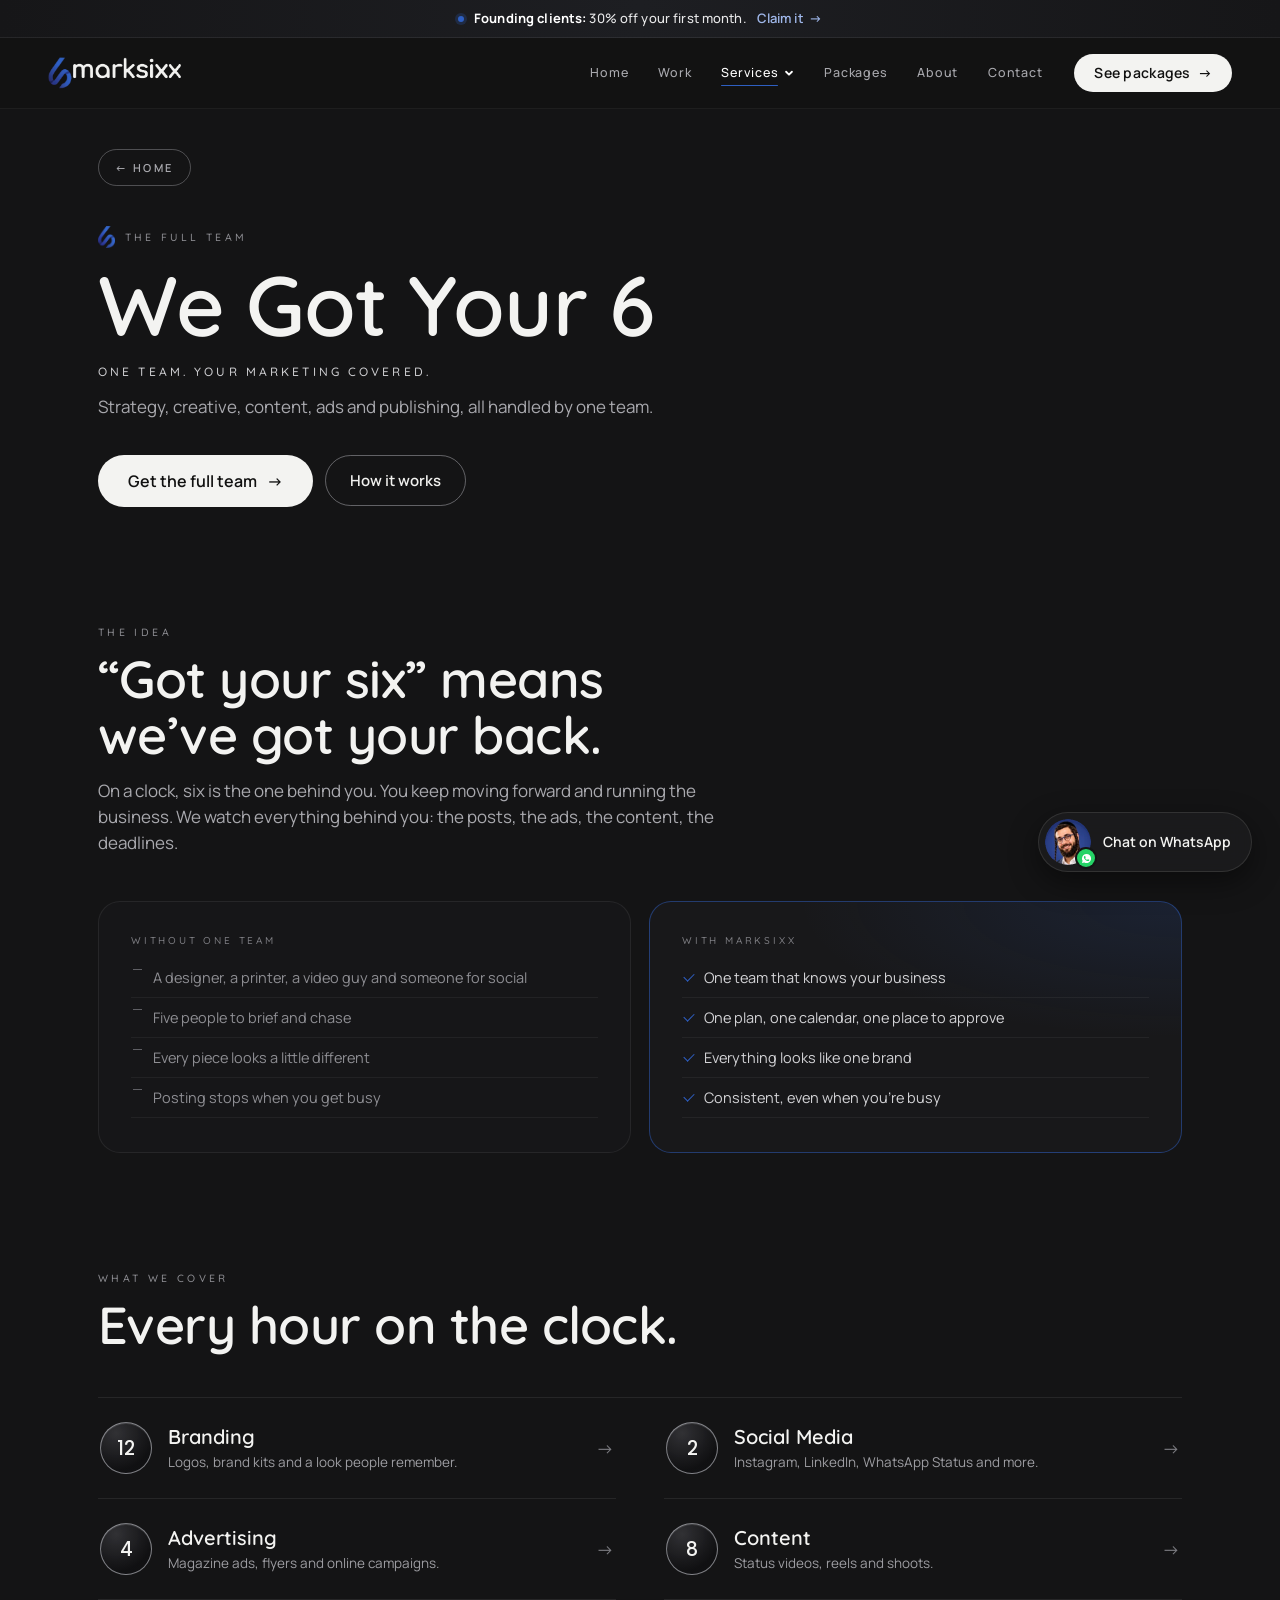
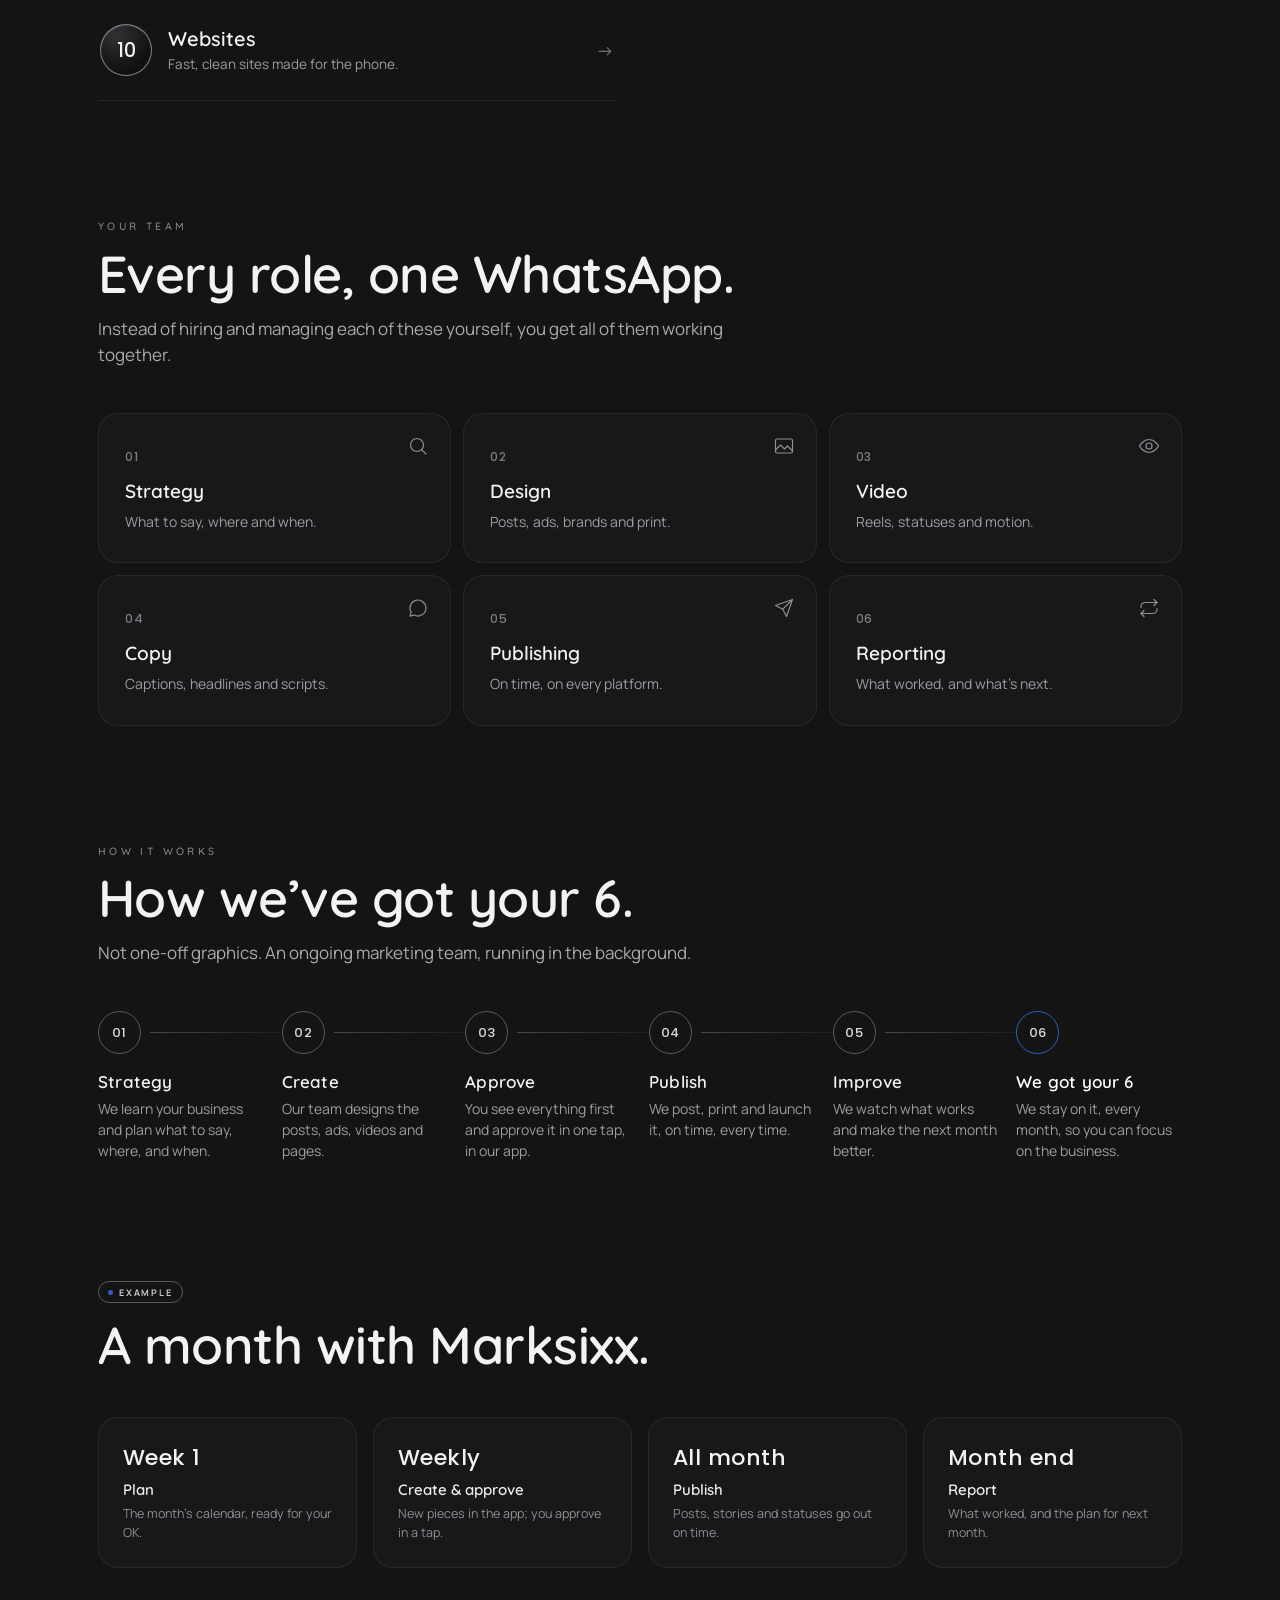
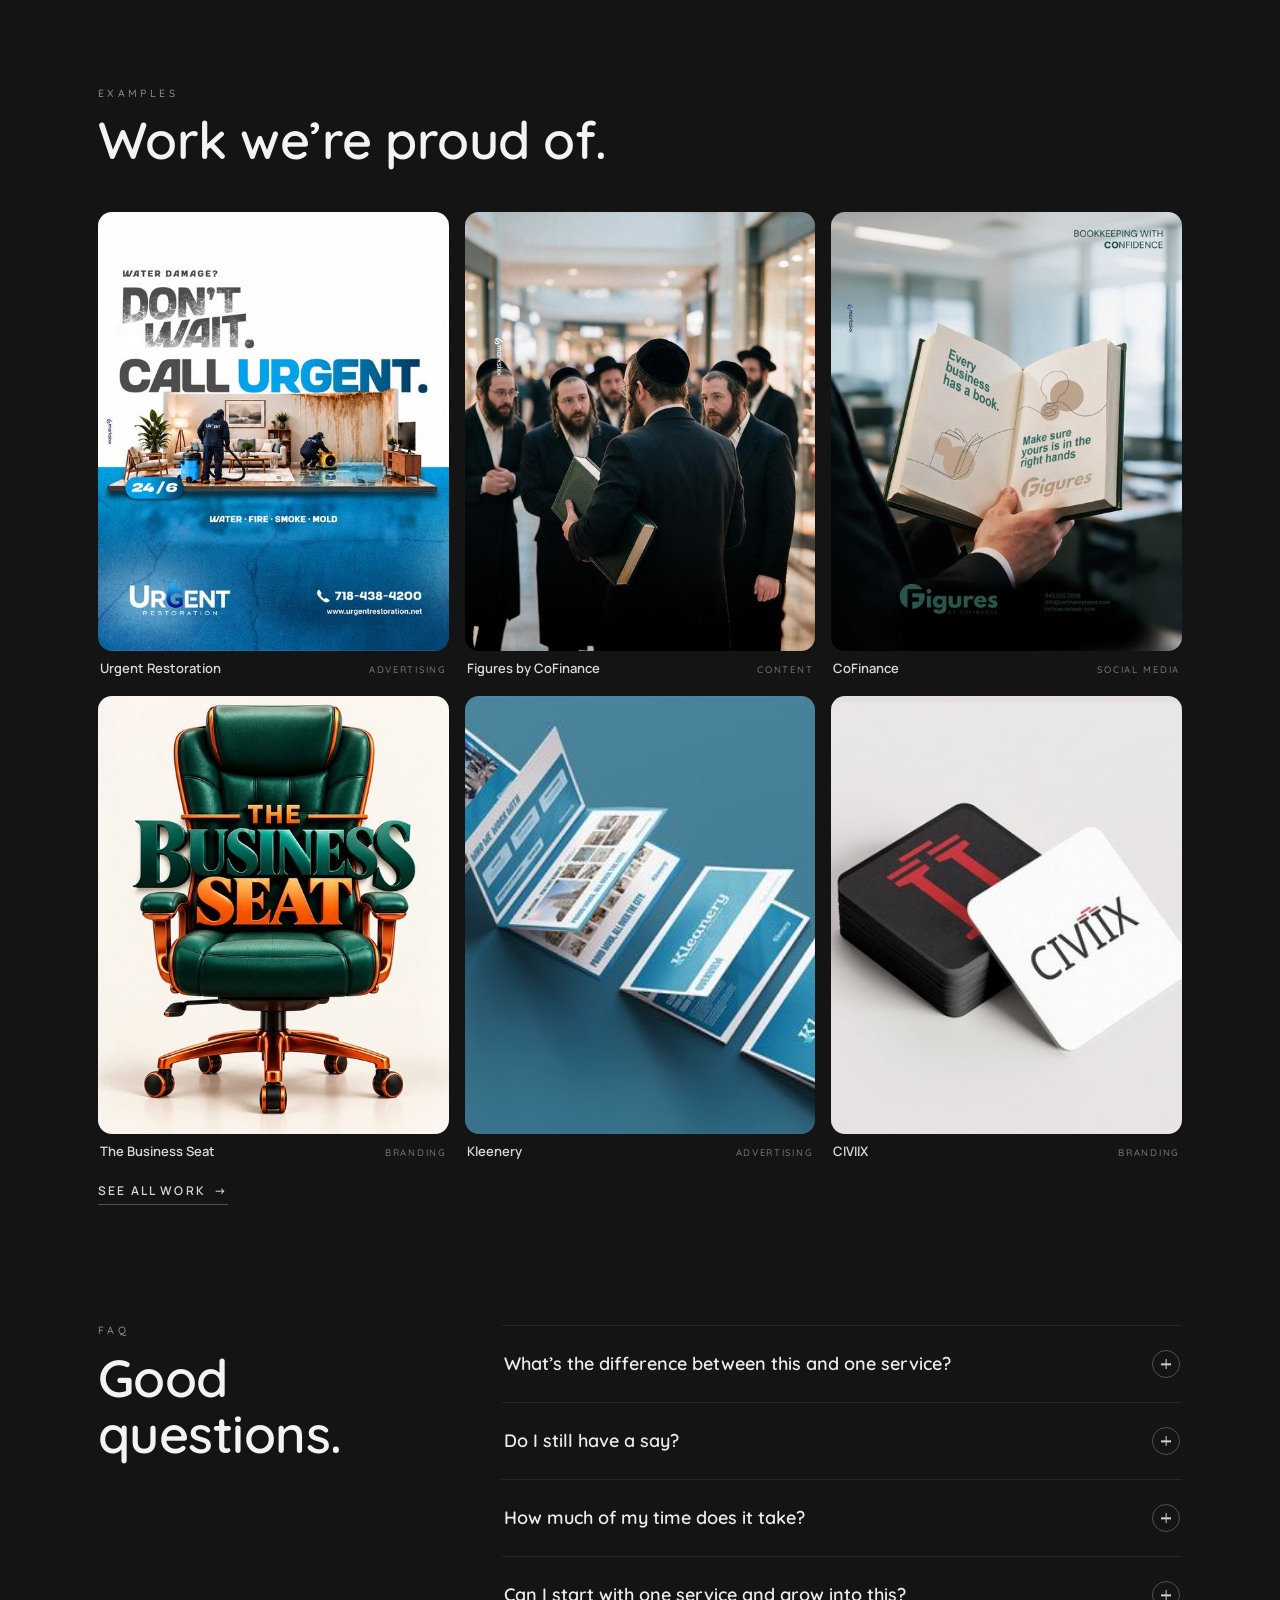
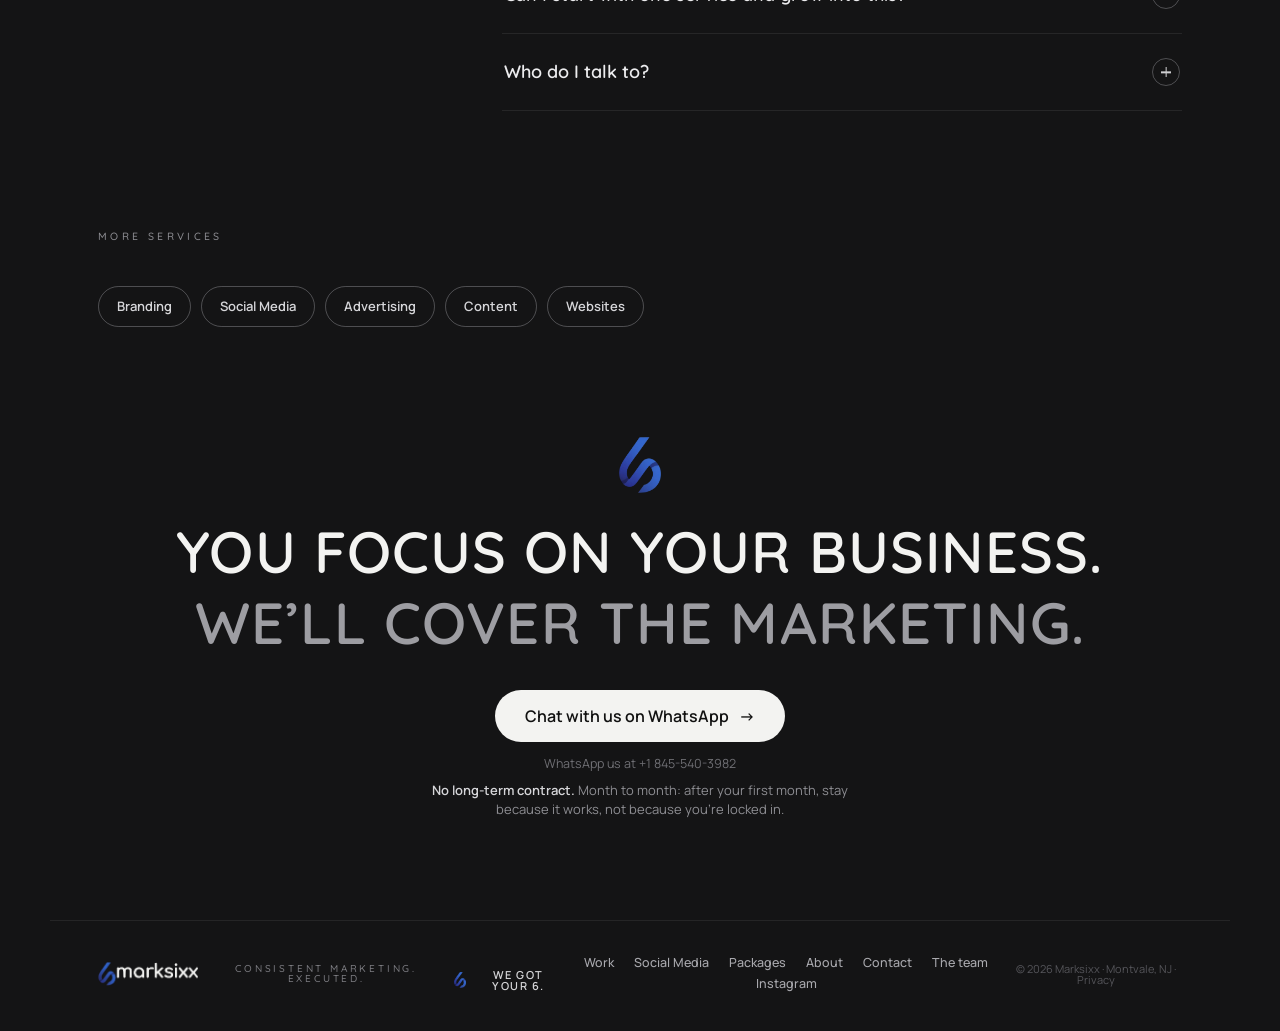
<file: we-got-your-6/index.html>
<!doctype html><html lang="en"><head><meta charset="utf-8"><meta name="viewport" content="width=device-width,initial-scale=1,viewport-fit=cover">
<title>We Got Your 6 — Marksixx</title><meta name="description" content="We Got Your 6: one team for your whole marketing. Strategy, creative, content, ads and publishing, all handled by Marksixx.">
<meta property="og:title" content="We Got Your 6 — Marksixx"><meta property="og:description" content="We Got Your 6: one team for your whole marketing. Strategy, creative, content, ads and publishing, all handled by Marksixx."><meta property="og:image" content="https://marksixx.com/assets/og.jpg">
<meta name="theme-color" content="#141415"><link rel="icon" href="/assets/six.png"><link rel="stylesheet" href="/assets/style.css"><link rel="stylesheet" href="/assets/home.css"><link rel="stylesheet" href="/assets/svc.css"><link rel="stylesheet" href="/assets/v5.css"><link rel="stylesheet" href="/assets/v7.css"><link rel="stylesheet" href="/assets/v9.css">
<script>document.documentElement.classList.add('fxjs')</script><link rel="stylesheet" href="/assets/wa6.css"><link rel="stylesheet" href="/assets/leadpop-v1.css?v=1"><link rel="stylesheet" href="/assets/nov9c.css?v=1">
</head>
<body class="svc-page p-wgy6"><a class="offer-bar" href="/contact/?offer=founding" aria-label="Founding clients: 30% off your first month. Get in touch."><span><b>Founding clients:</b> 30% off your first month.</span><span class="ob-go" aria-hidden="true">Claim it<i>&rarr;</i></span></a>
<div class="page">
<header class="top solid"><a class="logo" href="/" aria-label="Marksixx home"><img class="logo-lockup" src="/assets/logo-lockup.png" alt="marksixx" width="825" height="198"></a>
<nav class="dnav" aria-label="Main"><a href="/">Home</a><a href="/work/">Work</a><div class="dn-dd"><button type="button" class="dn-btn" aria-expanded="false" aria-controls="dnMenu">Services<svg viewBox="0 0 12 12" aria-hidden="true"><path d="M2.5 4.5 6 8l3.5-3.5"/></svg></button><div class="dn-menu" id="dnMenu"><a href="/social-media/">Social Media</a><a href="/branding/">Branding</a><a href="/advertising/">Advertising</a><a href="/content/">Content</a><a href="/websites/">Websites</a><a href="/we-got-your-6/">We Got Your 6</a></div></div><a href="/packages/">Packages</a><a href="/about/">About</a><a href="/contact/">Contact</a></nav><a class="cta" href="/packages/">See packages <span aria-hidden="true">&rarr;</span></a></header>
<main>
<section class="sec sp-hero"><a class="sp-back" href="/">&larr; Home</a><div><p class="kicker sp-k"><img src="/assets/six.png" alt="">The full team</p><h1>We Got Your 6</h1><p class="sp-short">One team. Your marketing covered.</p><p class="lead">Strategy, creative, content, ads and publishing, all handled by one team.</p><div class="sp-btns2"><a class="big-cta" href="https://wa.me/18455403982?text=Hi%20Marksixx%21%20I%E2%80%99d%20like%20a%20full%20marketing%20team." target="_blank" rel="noopener">Get the full team <span aria-hidden="true">&rarr;</span></a><a class="ghost" href="#how">How it works</a></div></div></section><section class="sec"><div class="sec-head fx"><p class="kicker">The idea</p><h2>“Got your six” means we’ve got your back.</h2><p class="lead">On a clock, six is the one behind you. You keep moving forward and running the business. We watch everything behind you: the posts, the ads, the content, the deadlines.</p></div><div class="vs fx-kids"><div class="vs-c"><p class="pp-h">Without one team</p><ul class="pp-list vs-no"><li>A designer, a printer, a video guy and someone for social</li><li>Five people to brief and chase</li><li>Every piece looks a little different</li><li>Posting stops when you get busy</li></ul></div><div class="vs-c vs-6"><p class="pp-h">With Marksixx</p><ul class="pp-list"><li>One team that knows your business</li><li>One plan, one calendar, one place to approve</li><li>Everything looks like one brand</li><li>Consistent, even when you’re busy</li></ul></div></div></section><section class="sec "><div class="sec-head fx"><p class="kicker">What we cover</p><h2>Every hour on the clock.</h2></div><ul class="svc-list"><li class="fx"><a class="svc" href="/branding/"><span class="svc-n">12</span><span class="svc-t"><strong>Branding</strong><span>Logos, brand kits and a look people remember.</span></span><span class="svc-go" aria-hidden="true">&rarr;</span></a></li><li class="fx"><a class="svc" href="/social-media/"><span class="svc-n">2</span><span class="svc-t"><strong>Social Media</strong><span>Instagram, LinkedIn, WhatsApp Status and more.</span></span><span class="svc-go" aria-hidden="true">&rarr;</span></a></li><li class="fx"><a class="svc" href="/advertising/"><span class="svc-n">4</span><span class="svc-t"><strong>Advertising</strong><span>Magazine ads, flyers and online campaigns.</span></span><span class="svc-go" aria-hidden="true">&rarr;</span></a></li><li class="fx"><a class="svc" href="/content/"><span class="svc-n">8</span><span class="svc-t"><strong>Content</strong><span>Status videos, reels and shoots.</span></span><span class="svc-go" aria-hidden="true">&rarr;</span></a></li><li class="fx"><a class="svc" href="/websites/"><span class="svc-n">10</span><span class="svc-t"><strong>Websites</strong><span>Fast, clean sites made for the phone.</span></span><span class="svc-go" aria-hidden="true">&rarr;</span></a></li></ul></section><section class="sec "><div class="sec-head fx"><p class="kicker">Your team</p><h2>Every role, one WhatsApp.</h2><p class="lead">Instead of hiring and managing each of these yourself, you get all of them working together.</p></div><div class="cards c3 fx-kids"><article class="card"><svg viewBox="0 0 24 24" class=ci aria-hidden="true"><circle cx="11" cy="11" r="6.5"/><path d="m20 20-4.4-4.4"/></svg><span class="c-n">01</span><h3>Strategy</h3><p>What to say, where and when.</p></article><article class="card"><svg viewBox="0 0 24 24" class=ci aria-hidden="true"><rect x="3.5" y="5" width="17" height="14" rx="1.5"/><path d="m3.5 16 5-5 4 4 3-3 5 5"/></svg><span class="c-n">02</span><h3>Design</h3><p>Posts, ads, brands and print.</p></article><article class="card"><svg viewBox="0 0 24 24" class=ci aria-hidden="true"><path d="M2.5 12S6 5.5 12 5.5 21.5 12 21.5 12 18 18.5 12 18.5 2.5 12 2.5 12z"/><circle cx="12" cy="12" r="3"/></svg><span class="c-n">03</span><h3>Video</h3><p>Reels, statuses and motion.</p></article><article class="card"><svg viewBox="0 0 24 24" class=ci aria-hidden="true"><path d="M20 12a8 8 0 0 1-11.8 7l-4.2 1.1 1.1-4A8 8 0 1 1 20 12z"/></svg><span class="c-n">04</span><h3>Copy</h3><p>Captions, headlines and scripts.</p></article><article class="card"><svg viewBox="0 0 24 24" class=ci aria-hidden="true"><path d="M20.5 3.5 10.8 13.2M20.5 3.5l-6 17-3.7-7.3-7.3-3.7z"/></svg><span class="c-n">05</span><h3>Publishing</h3><p>On time, on every platform.</p></article><article class="card"><svg viewBox="0 0 24 24" class=ci aria-hidden="true"><path d="M17 3.5 20 6.5l-3 3"/><path d="M4 11.5v-1a4 4 0 0 1 4-4h12M7 20.5l-3-3 3-3"/><path d="M20 12.5v1a4 4 0 0 1-4 4H4"/></svg><span class="c-n">06</span><h3>Reporting</h3><p>What worked, and what’s next.</p></article></div></section><section class="sec " id="how"><div class="sec-head fx"><p class="kicker">How it works</p><h2>How we’ve got your 6.</h2><p class="lead">Not one-off graphics. An ongoing marketing team, running in the background.</p></div><ol class="steps s6  fx-kids"><li><span class="st-n">01</span><div><h3>Strategy</h3><p>We learn your business and plan what to say, where, and when.</p></div></li><li><span class="st-n">02</span><div><h3>Create</h3><p>Our team designs the posts, ads, videos and pages.</p></div></li><li><span class="st-n">03</span><div><h3>Approve</h3><p>You see everything first and approve it in one tap, in our app.</p></div></li><li><span class="st-n">04</span><div><h3>Publish</h3><p>We post, print and launch it, on time, every time.</p></div></li><li><span class="st-n">05</span><div><h3>Improve</h3><p>We watch what works and make the next month better.</p></div></li><li class="st-six"><span class="st-n">06</span><div><h3>We got your 6</h3><p>We stay on it, every month, so you can focus on the business.</p></div></li></ol></section><section class="sec "><div class="sec-head fx"><p class="kicker"><span class="ex-tag">Example</span></p><h2>A month with Marksixx.</h2></div><div class="month fx-kids m4"><div class="mo"><p class="mo-n" style="font-size:22px;letter-spacing:.02em">Week 1</p><h3>Plan</h3><p>The month’s calendar, ready for your OK.</p></div><div class="mo"><p class="mo-n" style="font-size:22px;letter-spacing:.02em">Weekly</p><h3>Create &amp; approve</h3><p>New pieces in the app; you approve in a tap.</p></div><div class="mo"><p class="mo-n" style="font-size:22px;letter-spacing:.02em">All month</p><h3>Publish</h3><p>Posts, stories and statuses go out on time.</p></div><div class="mo"><p class="mo-n" style="font-size:22px;letter-spacing:.02em">Month end</p><h3>Report</h3><p>What worked, and the plan for next month.</p></div></div></section><section class="sec "><div class="sec-head fx"><p class="kicker">Examples</p><h2>Work we’re proud of.</h2></div><div class="work-grid sp-grid g9c g9c-3"><figure class="w w-tall" data-c="Advertising"><button type="button" class="w-btn" data-full="/assets/work9/urgent-ads-01.jpg" data-cap="Urgent Restoration — Water &amp; fire damage ad"><img src="/assets/work9/urgent-ads-01-sm.jpg" srcset="/assets/work9/urgent-ads-01-sm.jpg 520w, /assets/work9/urgent-ads-01.jpg 960w" sizes="(min-width:1300px) 280px, (min-width:900px) 33vw, 50vw" alt="Urgent Restoration: Water &amp; fire damage ad" width="960" height="1200" loading="lazy" decoding="async"></button><figcaption><span>Urgent Restoration</span><em>Advertising</em></figcaption></figure><figure class="w w-tall" data-c="Content"><button type="button" class="w-btn" data-full="/assets/work9/figures-01.jpg" data-cap="Figures by CoFinance — Figures campaign"><img src="/assets/work9/figures-01-sm.jpg" srcset="/assets/work9/figures-01-sm.jpg 520w, /assets/work9/figures-01.jpg 675w" sizes="(min-width:1300px) 280px, (min-width:900px) 33vw, 50vw" alt="Figures by CoFinance: Figures campaign" width="675" height="1200" loading="lazy" decoding="async"></button><figcaption><span>Figures by CoFinance</span><em>Content</em></figcaption></figure><figure class="w w-sq" data-c="Social Media"><button type="button" class="w-btn" data-full="/assets/work9/figures-05.jpg" data-cap="CoFinance — Instagram post"><img src="/assets/work9/figures-05-sm.jpg" srcset="/assets/work9/figures-05-sm.jpg 520w, /assets/work9/figures-05.jpg 960w" sizes="(min-width:1300px) 280px, (min-width:900px) 33vw, 50vw" alt="CoFinance: Instagram post" width="960" height="1200" loading="lazy" decoding="async"></button><figcaption><span>CoFinance</span><em>Social Media</em></figcaption></figure><figure class="w w-sq" data-c="Branding"><button type="button" class="w-btn" data-full="/assets/work9/business-seat-01.jpg" data-cap="The Business Seat — Podcast logo art"><img src="/assets/work9/business-seat-01-sm.jpg" srcset="/assets/work9/business-seat-01-sm.jpg 520w, /assets/work9/business-seat-01.jpg 960w" sizes="(min-width:1300px) 280px, (min-width:900px) 33vw, 50vw" alt="The Business Seat: Podcast logo art" width="960" height="1200" loading="lazy" decoding="async"></button><figcaption><span>The Business Seat</span><em>Branding</em></figcaption></figure><figure class="w w-sq" data-c="Advertising"><button type="button" class="w-btn" data-full="/assets/work9/kleenery-flyer.jpg" data-cap="Kleenery — Folded flyer"><img src="/assets/work9/kleenery-flyer-sm.jpg" srcset="/assets/work9/kleenery-flyer-sm.jpg 520w, /assets/work9/kleenery-flyer.jpg 1200w" sizes="(min-width:1300px) 280px, (min-width:900px) 33vw, 50vw" alt="Kleenery: folded flyer" width="1200" height="718" loading="lazy" decoding="async"></button><figcaption><span>Kleenery</span><em>Advertising</em></figcaption></figure><figure class="w w-sq" data-c="Branding"><button type="button" class="w-btn" data-full="/assets/work9/civiix-brand-coasters.jpg" data-cap="CIVIIX — Brand identity"><img src="/assets/work9/civiix-brand-coasters-sm.jpg" srcset="/assets/work9/civiix-brand-coasters-sm.jpg 520w, /assets/work9/civiix-brand-coasters.jpg 1200w" sizes="(min-width:1300px) 280px, (min-width:900px) 33vw, 50vw" alt="CIVIIX: Brand identity" width="1200" height="900" loading="lazy" decoding="async"></button><figcaption><span>CIVIIX</span><em>Branding</em></figcaption></figure></div><a class="v5-link" href="/work/">See all work <span>&rarr;</span></a></section><section class="sec" id="faq"><div class="faq-wrap"><div class="sec-head fx"><p class="kicker">FAQ</p><h2>Good questions.</h2></div><div class="faq fx-kids"><details><summary>What’s the difference between this and one service?<i aria-hidden="true"></i></summary><div class="a"><p>A single service is one job done well. We Got Your 6 is the whole marketing team: we plan everything together, so your branding, social, ads and content all push the same way.</p></div></details><details><summary>Do I still have a say?<i aria-hidden="true"></i></summary><div class="a"><p>Always. Nothing goes out without your approval, and you can comment on anything in the app.</p></div></details><details><summary>How much of my time does it take?<i aria-hidden="true"></i></summary><div class="a"><p>Very little. A short kickoff, then a few taps a week to approve. That’s the point.</p></div></details><details><summary>Can I start with one service and grow into this?<i aria-hidden="true"></i></summary><div class="a"><p>Yes. Many clients start with social or a brand refresh and add the rest later.</p></div></details><details><summary>Who do I talk to?<i aria-hidden="true"></i></summary><div class="a"><p>One team, one WhatsApp. You don’t have to chase five different people.</p></div></details></div></div></section><section class="sec"><div class="sec-head"><p class="kicker">More services</p></div><nav class="sp-more"><a href="/branding/">Branding</a><a href="/social-media/">Social Media</a><a href="/advertising/">Advertising</a><a href="/content/">Content</a><a href="/websites/">Websites</a></nav></section>
<section class="sec sec-cta"><img class="cta-6 fx" src="/assets/six.png" alt="" width="301" height="400" loading="lazy"><h2 class="fx"><span>You focus on your business.</span><span>We’ll cover the marketing.</span></h2>
<a class="big-cta fx" href="https://wa.me/18455403982?text=Hi%20Marksixx%21%20I%E2%80%99d%20like%20to%20talk%20about%20my%20marketing." target="_blank" rel="noopener">Chat with us on WhatsApp <span aria-hidden="true">&rarr;</span></a>
<p class="cta-sub">WhatsApp us at +1 845-540-3982</p><p class="cta-promise"><b>No long-term contract.</b> Month to month: after your first month, stay because it works, not because you’re locked in.</p></section>
<footer class="foot"><img class="foot-logo" src="/assets/logo-lockup.png" alt="marksixx" width="825" height="198" loading="lazy"><p class="foot-slogan">Consistent Marketing. Executed.</p><p class="foot-six"><img src="/assets/six.png" alt="" width="301" height="400" loading="lazy">We got your 6.</p><nav class="foot-nav" aria-label="Footer"><a href="/work/">Work</a><a href="/social-media/">Social Media</a><a href="/packages/">Packages</a><a href="/about/">About</a><a href="/contact/">Contact</a><a href="/about/#team">The team</a><a href="https://www.instagram.com/mark6.x/" target="_blank" rel="noopener">Instagram</a></nav><p class="foot-c">© 2026 Marksixx · Montvale, NJ · <a href="/privacy/">Privacy</a></p></footer>
</main>
<nav class="tabbar" aria-label="Main"><a href="/"><svg viewBox="0 0 24 24"><path d="M3.5 10.5 12 4l8.5 6.5V20a.5.5 0 0 1-.5.5h-5v-6h-6v6H4a.5.5 0 0 1-.5-.5z"/></svg><span>Home</span></a><a href="/work/"><svg viewBox="0 0 24 24"><rect x="3.5" y="5" width="17" height="14" rx="1.5"/><path d="m3.5 16 5-5 4 4 3-3 5 5"/><circle cx="15.5" cy="9" r="1.3"/></svg><span>Work</span></a><a href="/packages/"><svg viewBox="0 0 24 24"><path d="M12 3.5 20 7.5v9L12 20.5 4 16.5v-9z"/><path d="m4 7.5 8 4 8-4M12 11.5v9"/></svg><span>Packages</span></a><a href="/social-media/"><svg viewBox="0 0 24 24"><rect x="3.5" y="3.5" width="17" height="17" rx="5"/><circle cx="12" cy="12" r="3.9"/><circle cx="17.2" cy="6.8" r=".5"/></svg><span>Social</span></a><a href="/contact/"><svg viewBox="0 0 24 24"><path d="M20 12a8 8 0 0 1-11.8 7l-4.2 1.1 1.1-4A8 8 0 1 1 20 12z"/></svg><span>Contact</span></a></nav>
</div>
<div class="lb" id="lb" hidden><button type="button" class="lb-x" aria-label="Close"><svg viewBox="0 0 24 24"><path d="M6 6l12 12M18 6 6 18"/></svg></button><img id="lbImg" alt=""><p id="lbCap"></p></div>
<script src="/assets/svc.js" defer></script><script src="/assets/v5.js" defer></script><script src="/assets/v9.js" defer></script><a class="wa6" href="https://wa.me/18455403982?text=Hi%20Marksixx%21%20I%E2%80%99d%20like%20to%20talk%20about%20my%20marketing." target="_blank" rel="noopener" aria-label="Chat with Marksixx on WhatsApp"><img src="/assets/wa6-guy.webp" alt="" width="132" height="132"><span class="wa6-b"><svg viewBox="0 0 24 24" aria-hidden="true"><path d="M12.04 2C6.58 2 2.13 6.45 2.13 11.91c0 1.75.46 3.45 1.32 4.95L2.05 22l5.25-1.38a9.9 9.9 0 0 0 4.74 1.21h.01c5.46 0 9.91-4.45 9.91-9.91A9.85 9.85 0 0 0 12.04 2zm5.8 14.13c-.24.69-1.42 1.32-1.96 1.37-.5.05-1.13.07-1.83-.11-.42-.13-.96-.31-1.65-.61-2.9-1.25-4.79-4.17-4.94-4.36-.14-.2-1.18-1.57-1.18-3 0-1.42.75-2.12 1.01-2.41.27-.29.58-.36.78-.36h.56c.18.01.42-.07.66.5.24.58.83 2.01.9 2.15.07.15.12.32.02.51-.1.2-.15.32-.29.49-.15.17-.31.38-.44.51-.15.15-.3.3-.13.6.17.29.76 1.25 1.63 2.03 1.12 1 2.07 1.31 2.36 1.46.29.15.46.12.63-.07.17-.2.73-.85.92-1.14.2-.29.39-.24.66-.15.27.1 1.71.81 2 .96.29.15.49.22.56.34.07.12.07.71-.17 1.39z"/></svg></span><span class="wa6-t">Chat on WhatsApp</span></a>
<script src="/assets/wa6.js" defer></script>
<script src="/assets/leadpop-v2.js?v=1" defer></script><script src="/assets/nov9c.js?v=1" defer></script>
</body></html>
</file>
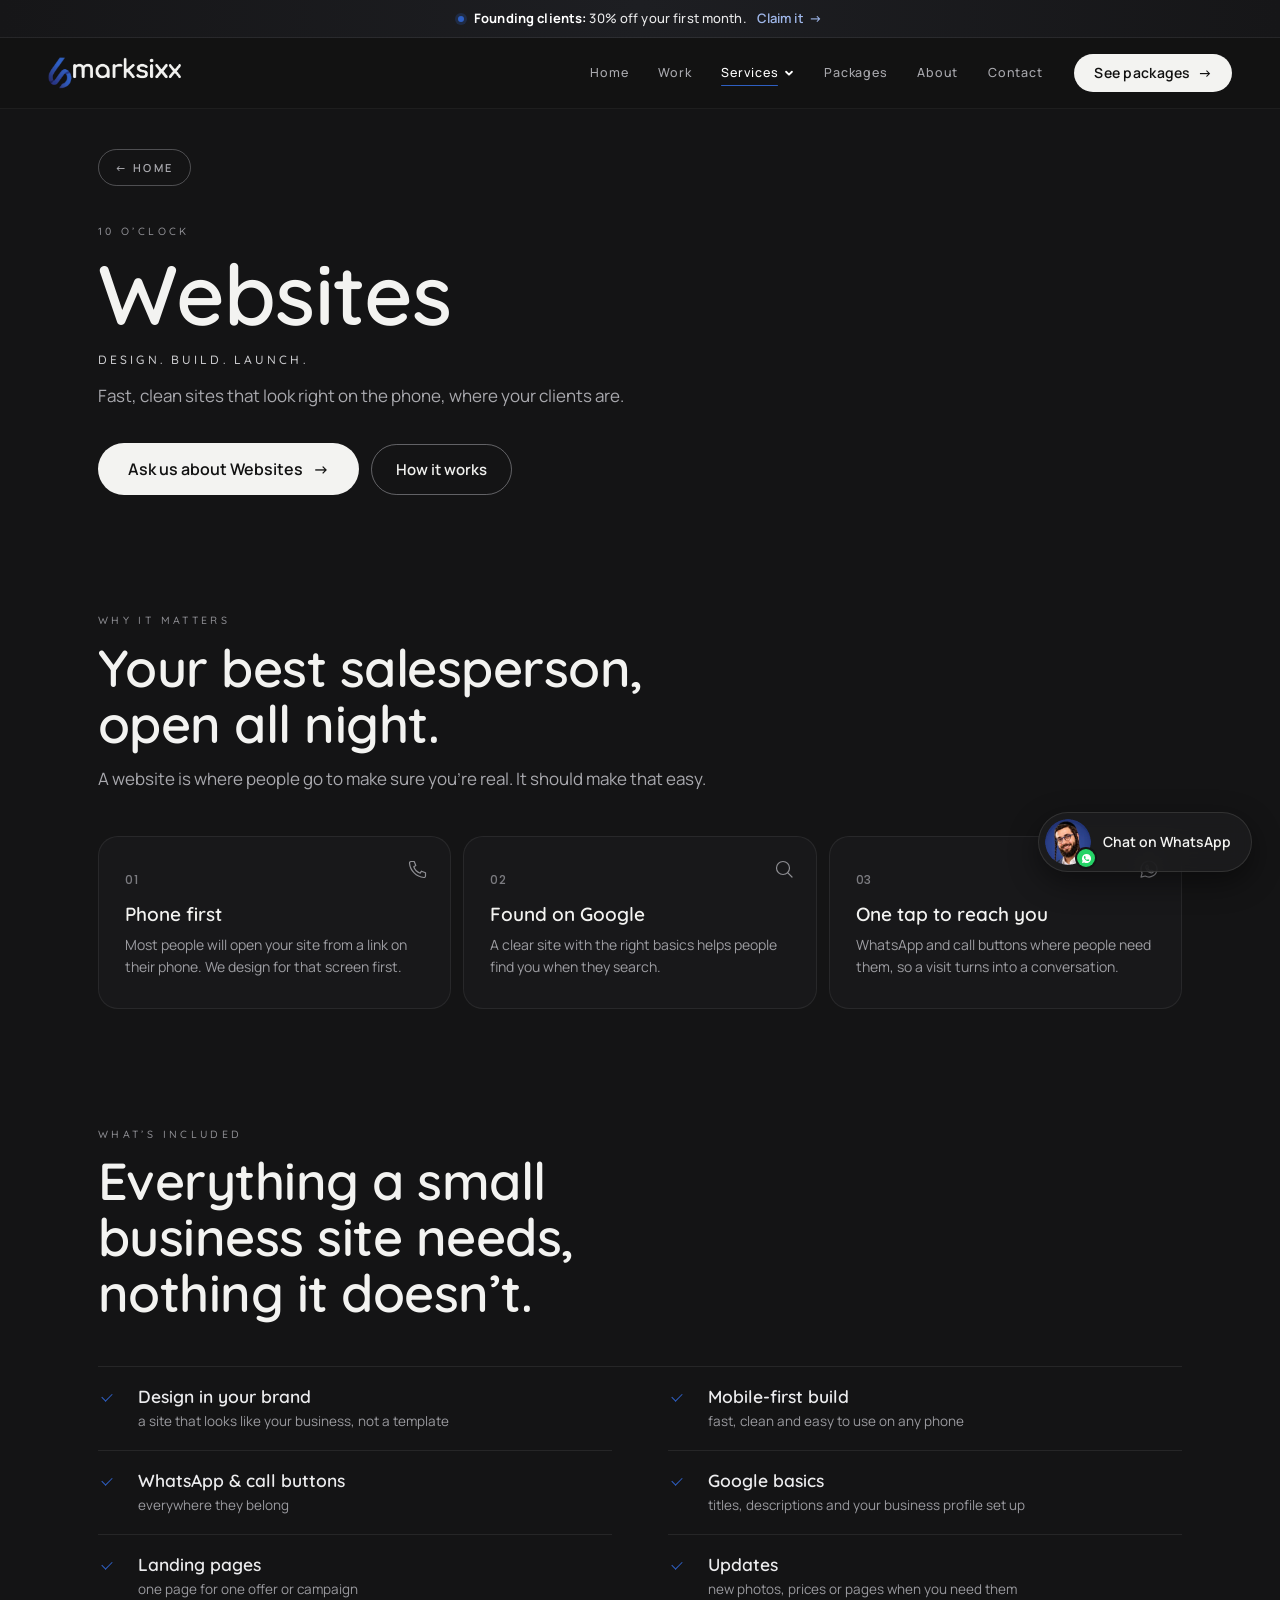
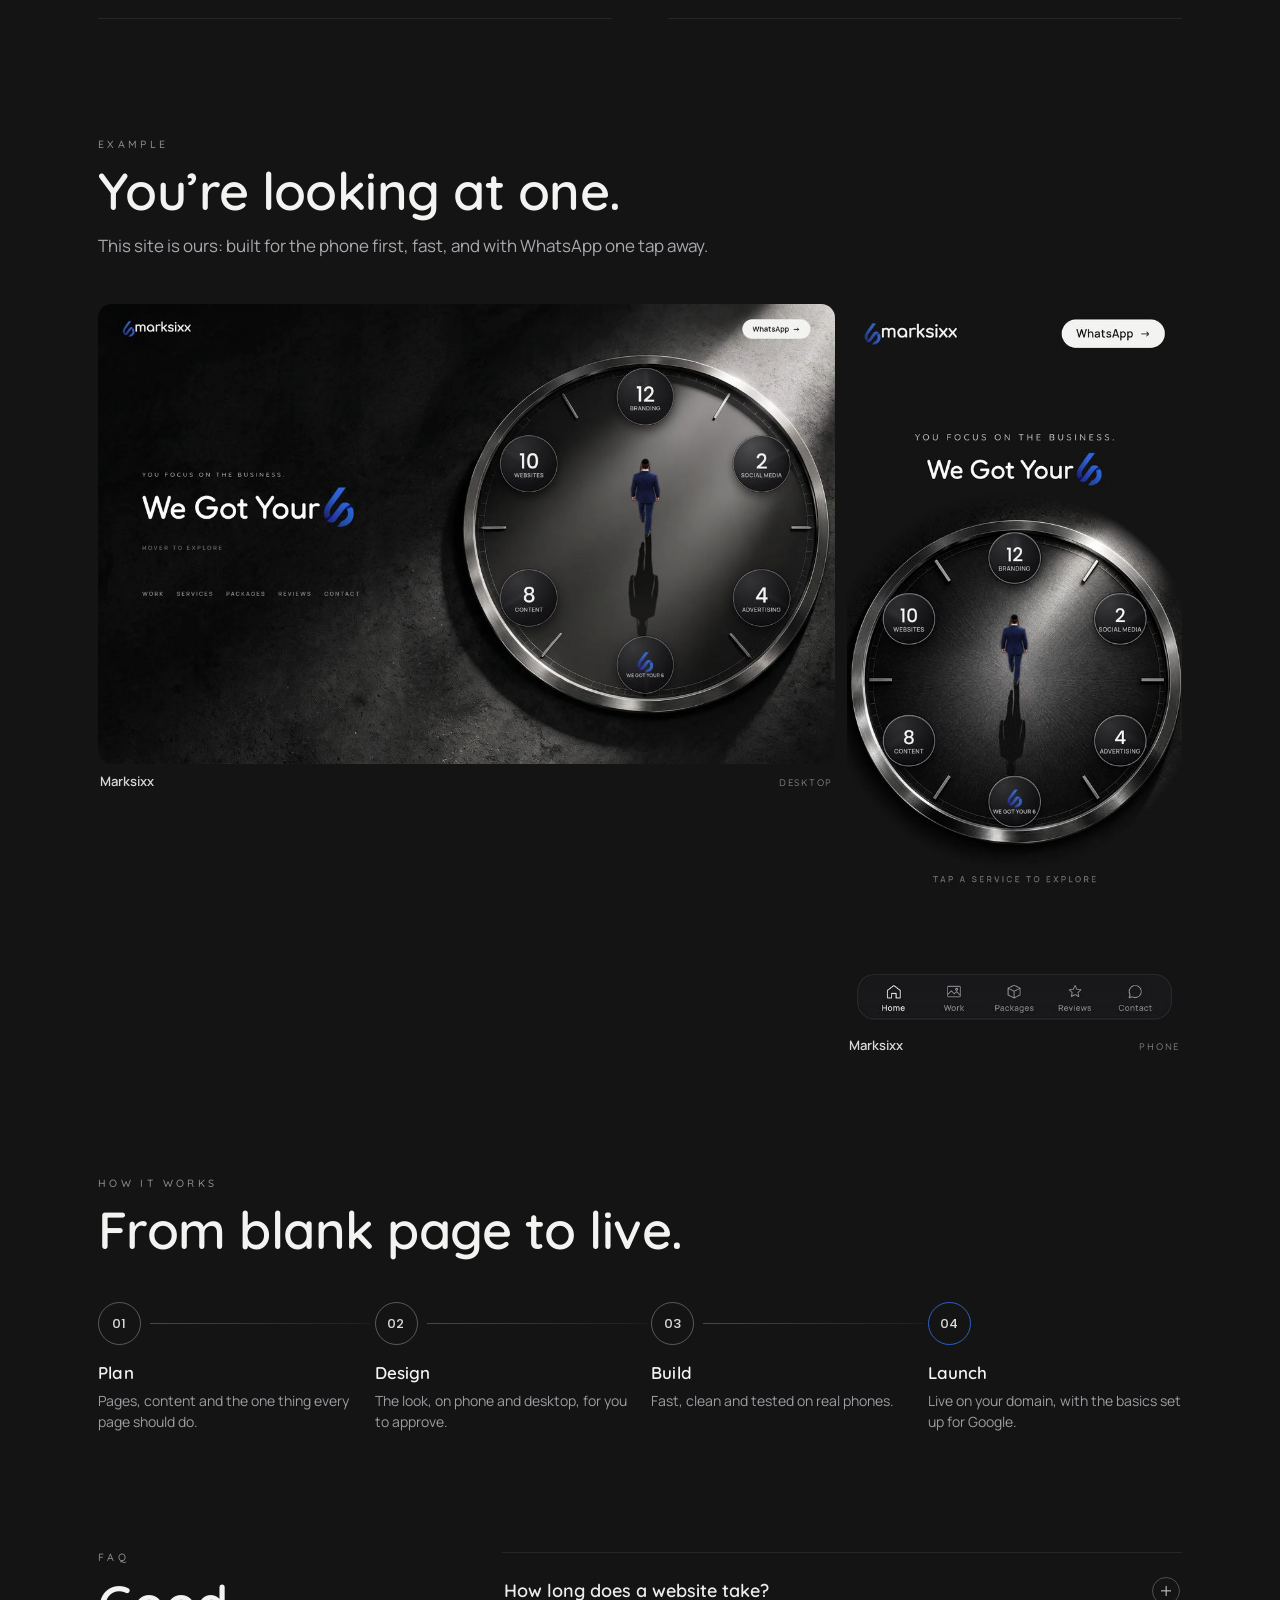
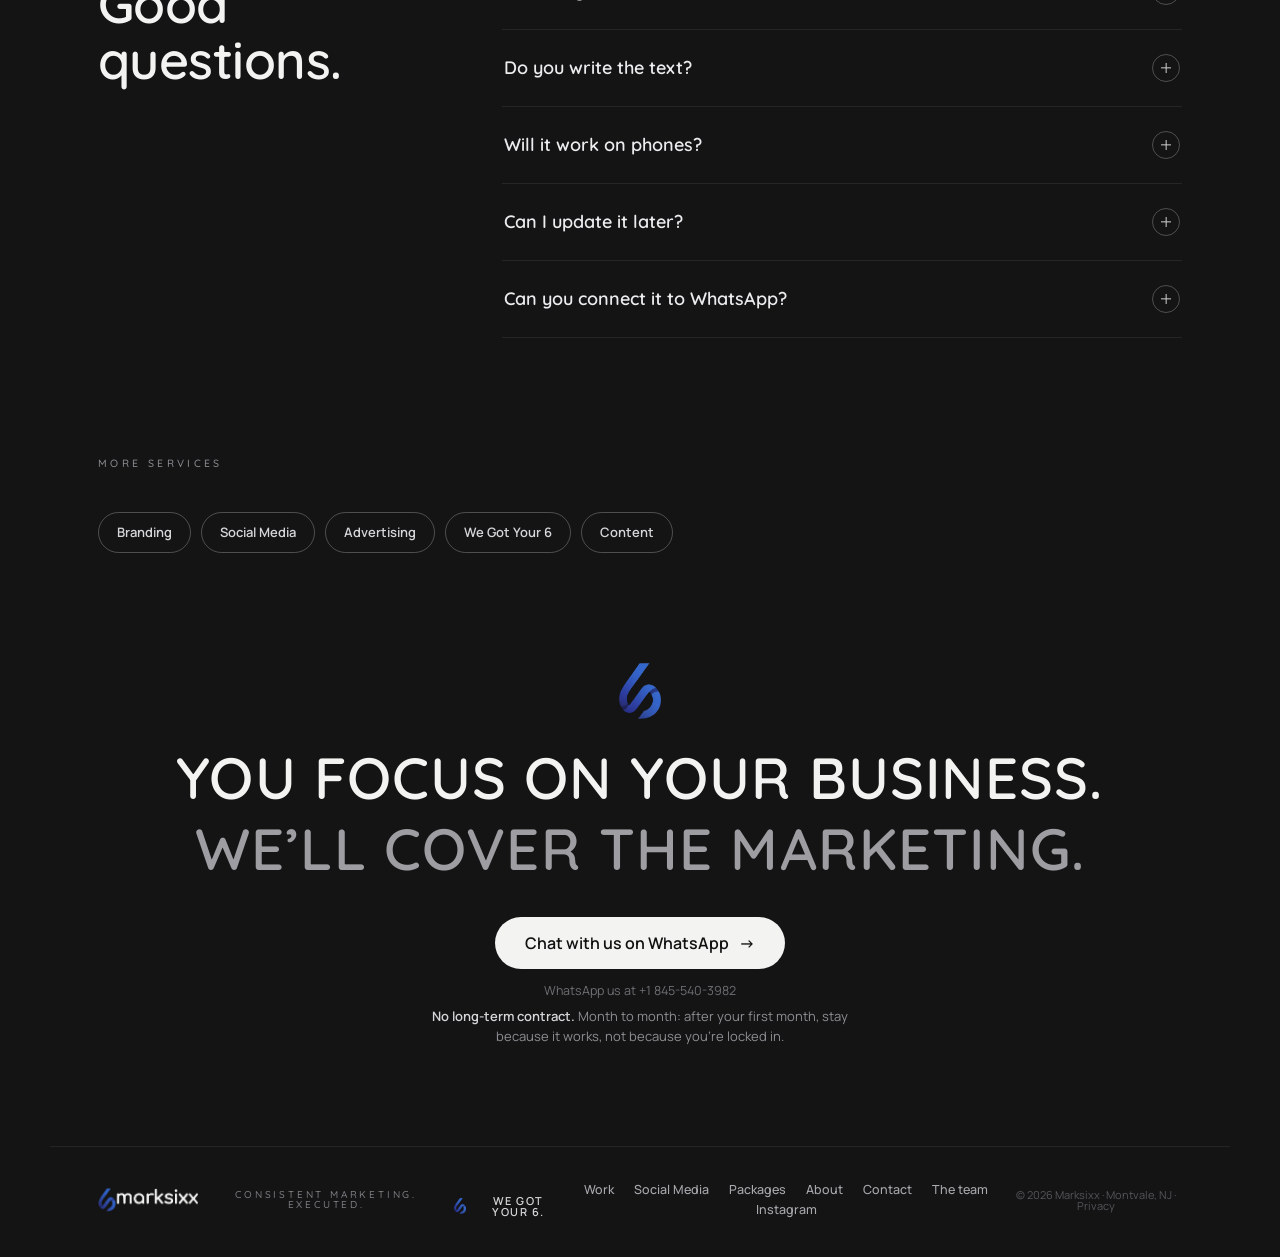
<file: websites/index.html>
<!doctype html><html lang="en"><head><meta charset="utf-8"><meta name="viewport" content="width=device-width,initial-scale=1,viewport-fit=cover">
<title>Websites — Marksixx</title><meta name="description" content="Websites by Marksixx. Fast, clean sites that look right on the phone, where your clients are.">
<meta property="og:title" content="Websites — Marksixx"><meta property="og:description" content="Websites by Marksixx. Fast, clean sites that look right on the phone, where your clients are."><meta property="og:image" content="https://marksixx.com/assets/og.jpg">
<meta name="theme-color" content="#141415"><link rel="icon" href="/assets/six.png"><link rel="stylesheet" href="/assets/style.css"><link rel="stylesheet" href="/assets/home.css"><link rel="stylesheet" href="/assets/svc.css"><link rel="stylesheet" href="/assets/v5.css"><link rel="stylesheet" href="/assets/v7.css"><link rel="stylesheet" href="/assets/v9.css">
<script>document.documentElement.classList.add('fxjs')</script><link rel="stylesheet" href="/assets/wa6.css"><link rel="stylesheet" href="/assets/leadpop-v1.css?v=1"><link rel="stylesheet" href="/assets/nov9c.css?v=1">
</head>
<body class="svc-page p-websites"><a class="offer-bar" href="/contact/?offer=founding" aria-label="Founding clients: 30% off your first month. Get in touch."><span><b>Founding clients:</b> 30% off your first month.</span><span class="ob-go" aria-hidden="true">Claim it<i>&rarr;</i></span></a>
<div class="page">
<header class="top solid"><a class="logo" href="/" aria-label="Marksixx home"><img class="logo-lockup" src="/assets/logo-lockup.png" alt="marksixx" width="825" height="198"></a>
<nav class="dnav" aria-label="Main"><a href="/">Home</a><a href="/work/">Work</a><div class="dn-dd"><button type="button" class="dn-btn" aria-expanded="false" aria-controls="dnMenu">Services<svg viewBox="0 0 12 12" aria-hidden="true"><path d="M2.5 4.5 6 8l3.5-3.5"/></svg></button><div class="dn-menu" id="dnMenu"><a href="/social-media/">Social Media</a><a href="/branding/">Branding</a><a href="/advertising/">Advertising</a><a href="/content/">Content</a><a href="/websites/">Websites</a><a href="/we-got-your-6/">We Got Your 6</a></div></div><a href="/packages/">Packages</a><a href="/about/">About</a><a href="/contact/">Contact</a></nav><a class="cta" href="/packages/">See packages <span aria-hidden="true">&rarr;</span></a></header>
<main>
<section class="sec sp-hero"><a class="sp-back" href="/">&larr; Home</a><div><p class="kicker sp-k">10 o’clock</p><h1>Websites</h1><p class="sp-short">Design. Build. Launch.</p><p class="lead">Fast, clean sites that look right on the phone, where your clients are.</p><div class="sp-btns2"><a class="big-cta" href="https://wa.me/18455403982?text=Hi%20Marksixx%21%20I%E2%80%99d%20like%20to%20hear%20about%20Websites." target="_blank" rel="noopener">Ask us about Websites <span aria-hidden="true">&rarr;</span></a><a class="ghost" href="#how">How it works</a></div></div></section><section class="sec "><div class="sec-head fx"><p class="kicker">Why it matters</p><h2>Your best salesperson, open all night.</h2><p class="lead">A website is where people go to make sure you’re real. It should make that easy.</p></div><div class="cards c3 fx-kids"><article class="card"><svg viewBox="0 0 24 24" class=ci aria-hidden="true"><path d="M5 4.5h3.2l1.6 4-2 1.3a10 10 0 0 0 6.4 6.4l1.3-2 4 1.6v3.2a1.5 1.5 0 0 1-1.6 1.5A16 16 0 0 1 3.5 6.1 1.5 1.5 0 0 1 5 4.5z"/></svg><span class="c-n">01</span><h3>Phone first</h3><p>Most people will open your site from a link on their phone. We design for that screen first.</p></article><article class="card"><svg viewBox="0 0 24 24" class=ci aria-hidden="true"><circle cx="11" cy="11" r="6.5"/><path d="m20 20-4.4-4.4"/></svg><span class="c-n">02</span><h3>Found on Google</h3><p>A clear site with the right basics helps people find you when they search.</p></article><article class="card"><svg viewBox="0 0 24 24" class=ci aria-hidden="true"><path d="M20 12a8 8 0 0 1-11.8 7l-4.2 1.1 1.1-4A8 8 0 1 1 20 12z"/><path d="M9.3 8.4c.6-.5 1.2-.3 1.4.2l.6 1.4c.1.3 0 .5-.2.7l-.4.5c.5 1.2 1.4 2.1 2.6 2.6l.5-.4c.2-.2.4-.3.7-.2l1.4.6c.5.2.7.8.2 1.4-.6.7-1.6.9-2.5.6a7.4 7.4 0 0 1-4.6-4.6c-.3-.9-.1-1.9.3-2.8z"/></svg><span class="c-n">03</span><h3>One tap to reach you</h3><p>WhatsApp and call buttons where people need them, so a visit turns into a conversation.</p></article></div></section><section class="sec "><div class="sec-head fx"><p class="kicker">What’s included</p><h2>Everything a small business site needs, nothing it doesn’t.</h2></div><ul class="inc fx-kids"><li><strong>Design in your brand</strong><span>a site that looks like your business, not a template</span></li><li><strong>Mobile-first build</strong><span>fast, clean and easy to use on any phone</span></li><li><strong>WhatsApp &amp; call buttons</strong><span>everywhere they belong</span></li><li><strong>Google basics</strong><span>titles, descriptions and your business profile set up</span></li><li><strong>Landing pages</strong><span>one page for one offer or campaign</span></li><li><strong>Updates</strong><span>new photos, prices or pages when you need them</span></li></ul></section><section class="sec"><div class="sec-head fx"><p class="kicker">Example</p><h2>You’re looking at one.</h2><p class="lead">This site is ours: built for the phone first, fast, and with WhatsApp one tap away.</p></div><div class="web-ex fx"><figure class="w"><button type="button" class="w-btn" data-full="/assets/work/site-desktop.jpg" data-cap="Marksixx — This website (desktop)"><img src="/assets/work/site-desktop.jpg" alt="The Marksixx website on desktop" width="1200" height="750" loading="lazy" decoding="async"></button><figcaption><span>Marksixx</span><em>Desktop</em></figcaption></figure><figure class="w"><button type="button" class="w-btn" data-full="/assets/work/site-phone.jpg" data-cap="Marksixx — This website (phone)"><img src="/assets/work/site-phone.jpg" alt="The Marksixx website on a phone" width="520" height="1125" loading="lazy" decoding="async"></button><figcaption><span>Marksixx</span><em>Phone</em></figcaption></figure></div></section><section class="sec " id="how"><div class="sec-head fx"><p class="kicker">How it works</p><h2>From blank page to live.</h2></div><ol class="steps s4 fx-kids"><li><span class="st-n">01</span><div><h3>Plan</h3><p>Pages, content and the one thing every page should do.</p></div></li><li><span class="st-n">02</span><div><h3>Design</h3><p>The look, on phone and desktop, for you to approve.</p></div></li><li><span class="st-n">03</span><div><h3>Build</h3><p>Fast, clean and tested on real phones.</p></div></li><li><span class="st-n">04</span><div><h3>Launch</h3><p>Live on your domain, with the basics set up for Google.</p></div></li></ol></section><section class="sec" id="faq"><div class="faq-wrap"><div class="sec-head fx"><p class="kicker">FAQ</p><h2>Good questions.</h2></div><div class="faq fx-kids"><details><summary>How long does a website take?<i aria-hidden="true"></i></summary><div class="a"><p>It depends on how many pages and how much content is ready. You’ll get a clear plan with dates before we start.</p></div></details><details><summary>Do you write the text?<i aria-hidden="true"></i></summary><div class="a"><p>Yes. We can write it with you, so it sounds like you and makes sense to your clients.</p></div></details><details><summary>Will it work on phones?<i aria-hidden="true"></i></summary><div class="a"><p>That’s where we start. Every page is designed and tested on the phone first.</p></div></details><details><summary>Can I update it later?<i aria-hidden="true"></i></summary><div class="a"><p>Yes. Send us what you want changed and we’ll take care of it.</p></div></details><details><summary>Can you connect it to WhatsApp?<i aria-hidden="true"></i></summary><div class="a"><p>Yes. WhatsApp buttons, and messages that arrive already filled in, so starting a chat takes one tap.</p></div></details></div></div></section><section class="sec"><div class="sec-head"><p class="kicker">More services</p></div><nav class="sp-more"><a href="/branding/">Branding</a><a href="/social-media/">Social Media</a><a href="/advertising/">Advertising</a><a href="/we-got-your-6/">We Got Your 6</a><a href="/content/">Content</a></nav></section>
<section class="sec sec-cta"><img class="cta-6 fx" src="/assets/six.png" alt="" width="301" height="400" loading="lazy"><h2 class="fx"><span>You focus on your business.</span><span>We’ll cover the marketing.</span></h2>
<a class="big-cta fx" href="https://wa.me/18455403982?text=Hi%20Marksixx%21%20I%E2%80%99d%20like%20to%20talk%20about%20my%20marketing." target="_blank" rel="noopener">Chat with us on WhatsApp <span aria-hidden="true">&rarr;</span></a>
<p class="cta-sub">WhatsApp us at +1 845-540-3982</p><p class="cta-promise"><b>No long-term contract.</b> Month to month: after your first month, stay because it works, not because you’re locked in.</p></section>
<footer class="foot"><img class="foot-logo" src="/assets/logo-lockup.png" alt="marksixx" width="825" height="198" loading="lazy"><p class="foot-slogan">Consistent Marketing. Executed.</p><p class="foot-six"><img src="/assets/six.png" alt="" width="301" height="400" loading="lazy">We got your 6.</p><nav class="foot-nav" aria-label="Footer"><a href="/work/">Work</a><a href="/social-media/">Social Media</a><a href="/packages/">Packages</a><a href="/about/">About</a><a href="/contact/">Contact</a><a href="/about/#team">The team</a><a href="https://www.instagram.com/mark6.x/" target="_blank" rel="noopener">Instagram</a></nav><p class="foot-c">© 2026 Marksixx · Montvale, NJ · <a href="/privacy/">Privacy</a></p></footer>
</main>
<nav class="tabbar" aria-label="Main"><a href="/"><svg viewBox="0 0 24 24"><path d="M3.5 10.5 12 4l8.5 6.5V20a.5.5 0 0 1-.5.5h-5v-6h-6v6H4a.5.5 0 0 1-.5-.5z"/></svg><span>Home</span></a><a href="/work/"><svg viewBox="0 0 24 24"><rect x="3.5" y="5" width="17" height="14" rx="1.5"/><path d="m3.5 16 5-5 4 4 3-3 5 5"/><circle cx="15.5" cy="9" r="1.3"/></svg><span>Work</span></a><a href="/packages/"><svg viewBox="0 0 24 24"><path d="M12 3.5 20 7.5v9L12 20.5 4 16.5v-9z"/><path d="m4 7.5 8 4 8-4M12 11.5v9"/></svg><span>Packages</span></a><a href="/social-media/"><svg viewBox="0 0 24 24"><rect x="3.5" y="3.5" width="17" height="17" rx="5"/><circle cx="12" cy="12" r="3.9"/><circle cx="17.2" cy="6.8" r=".5"/></svg><span>Social</span></a><a href="/contact/"><svg viewBox="0 0 24 24"><path d="M20 12a8 8 0 0 1-11.8 7l-4.2 1.1 1.1-4A8 8 0 1 1 20 12z"/></svg><span>Contact</span></a></nav>
</div>
<div class="lb" id="lb" hidden><button type="button" class="lb-x" aria-label="Close"><svg viewBox="0 0 24 24"><path d="M6 6l12 12M18 6 6 18"/></svg></button><img id="lbImg" alt=""><p id="lbCap"></p></div>
<script src="/assets/svc.js" defer></script><script src="/assets/v5.js" defer></script><script src="/assets/v9.js" defer></script><a class="wa6" href="https://wa.me/18455403982?text=Hi%20Marksixx%21%20I%E2%80%99d%20like%20to%20talk%20about%20my%20marketing." target="_blank" rel="noopener" aria-label="Chat with Marksixx on WhatsApp"><img src="/assets/wa6-guy.webp" alt="" width="132" height="132"><span class="wa6-b"><svg viewBox="0 0 24 24" aria-hidden="true"><path d="M12.04 2C6.58 2 2.13 6.45 2.13 11.91c0 1.75.46 3.45 1.32 4.95L2.05 22l5.25-1.38a9.9 9.9 0 0 0 4.74 1.21h.01c5.46 0 9.91-4.45 9.91-9.91A9.85 9.85 0 0 0 12.04 2zm5.8 14.13c-.24.69-1.42 1.32-1.96 1.37-.5.05-1.13.07-1.83-.11-.42-.13-.96-.31-1.65-.61-2.9-1.25-4.79-4.17-4.94-4.36-.14-.2-1.18-1.57-1.18-3 0-1.42.75-2.12 1.01-2.41.27-.29.58-.36.78-.36h.56c.18.01.42-.07.66.5.24.58.83 2.01.9 2.15.07.15.12.32.02.51-.1.2-.15.32-.29.49-.15.17-.31.38-.44.51-.15.15-.3.3-.13.6.17.29.76 1.25 1.63 2.03 1.12 1 2.07 1.31 2.36 1.46.29.15.46.12.63-.07.17-.2.73-.85.92-1.14.2-.29.39-.24.66-.15.27.1 1.71.81 2 .96.29.15.49.22.56.34.07.12.07.71-.17 1.39z"/></svg></span><span class="wa6-t">Chat on WhatsApp</span></a>
<script src="/assets/wa6.js" defer></script>
<script src="/assets/leadpop-v2.js?v=1" defer></script><script src="/assets/nov9c.js?v=1" defer></script>
</body></html>
</file>
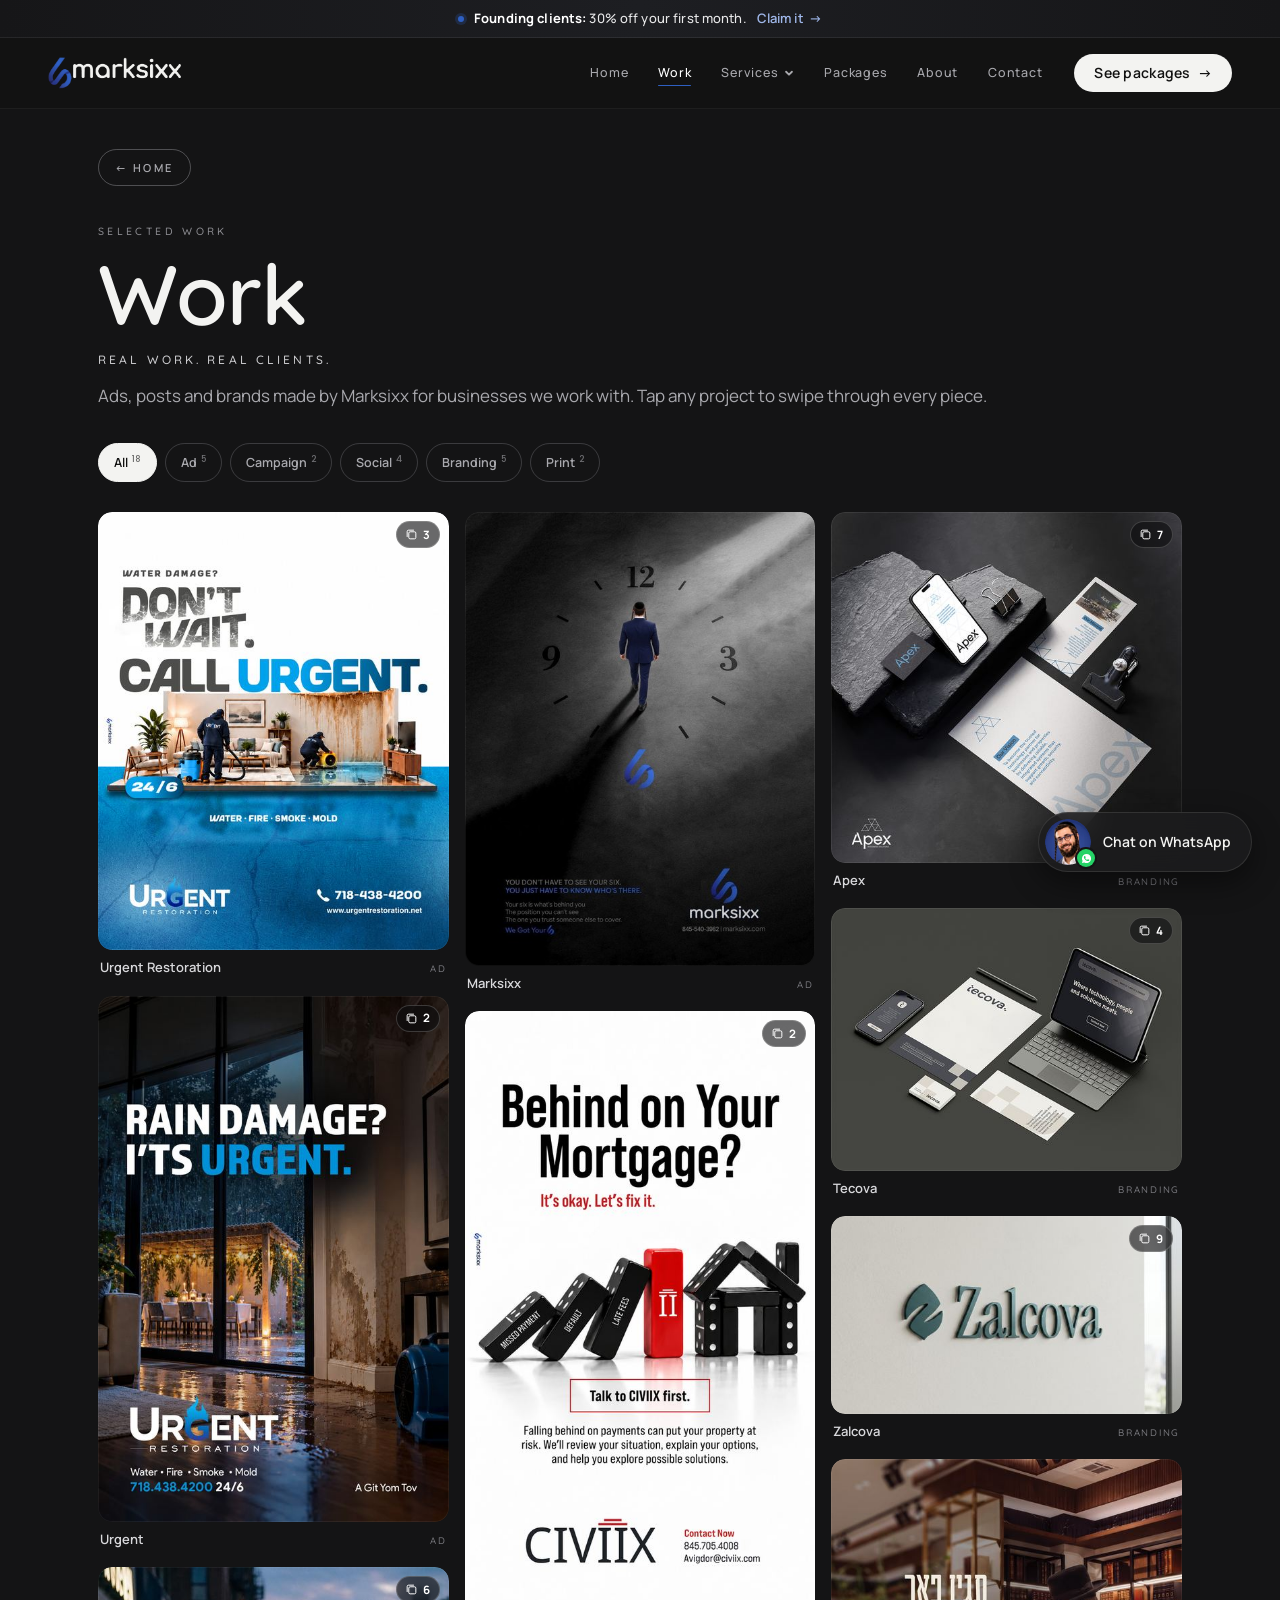
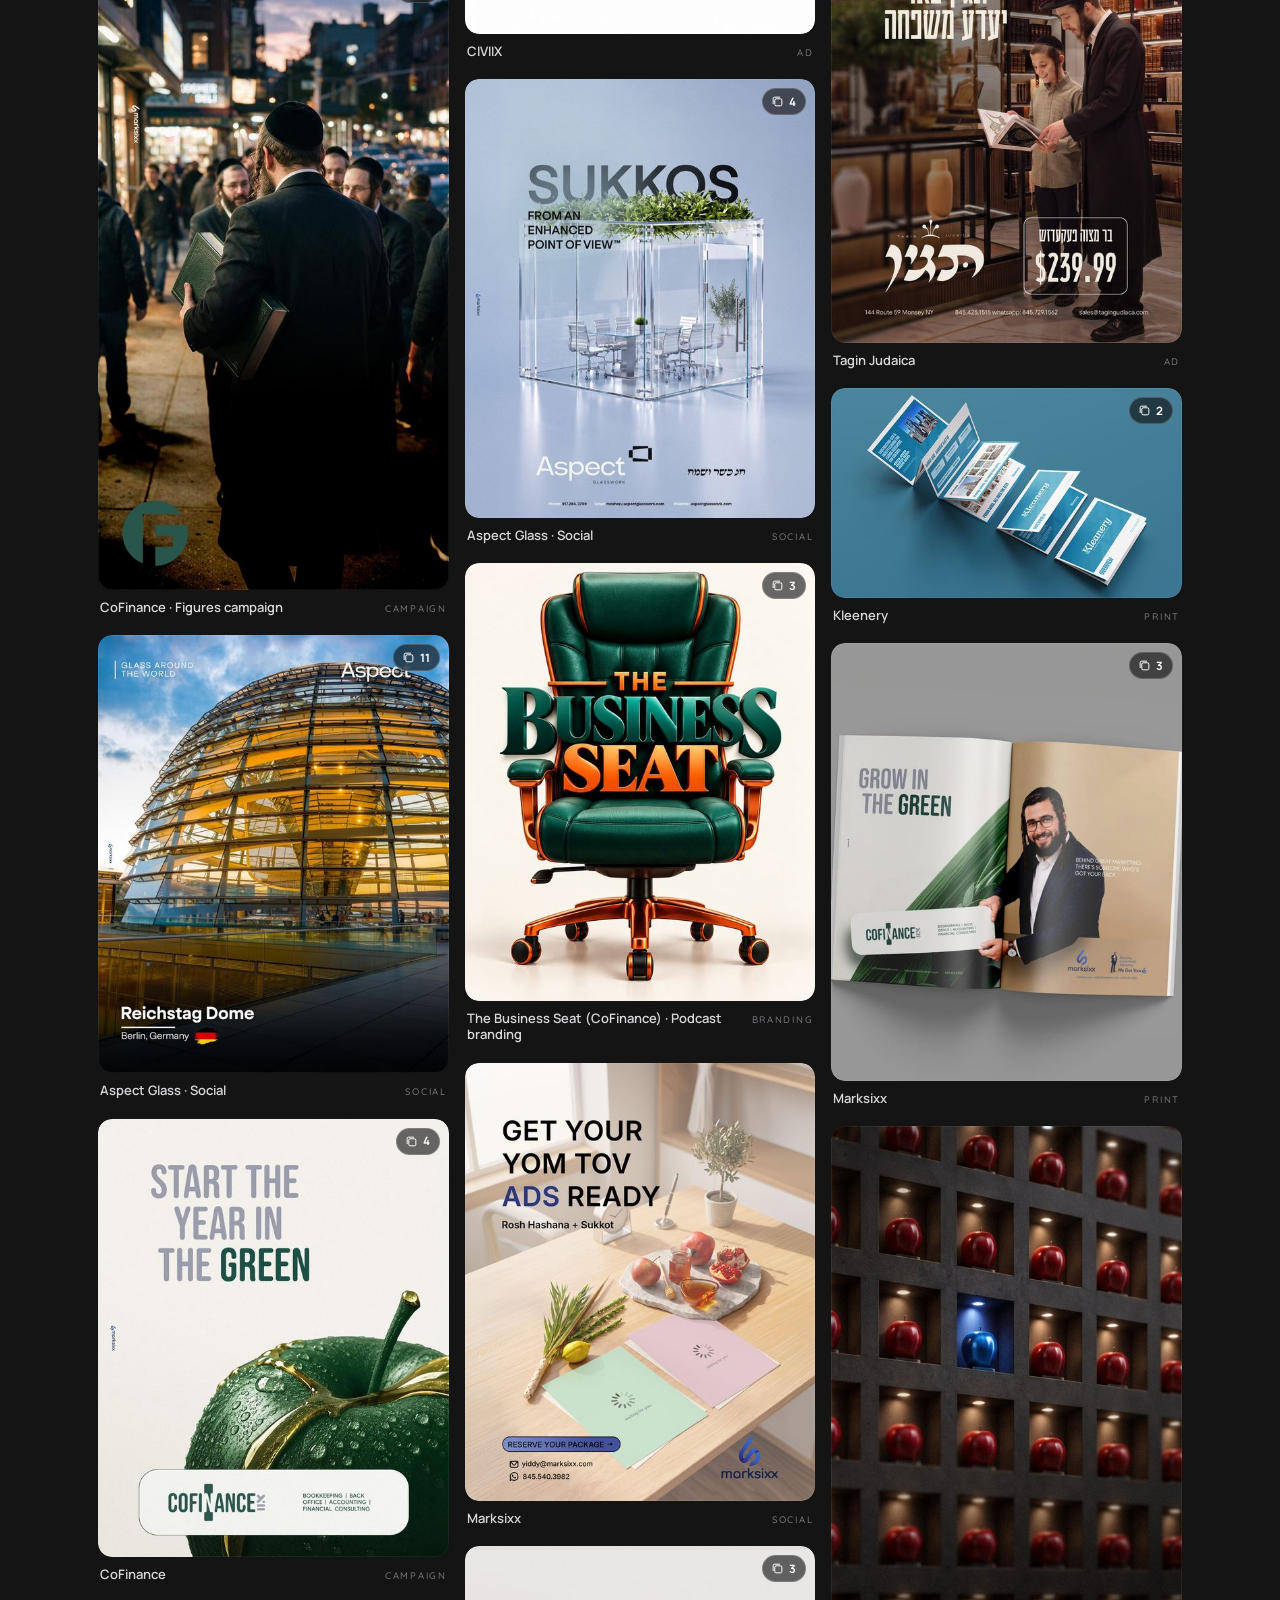
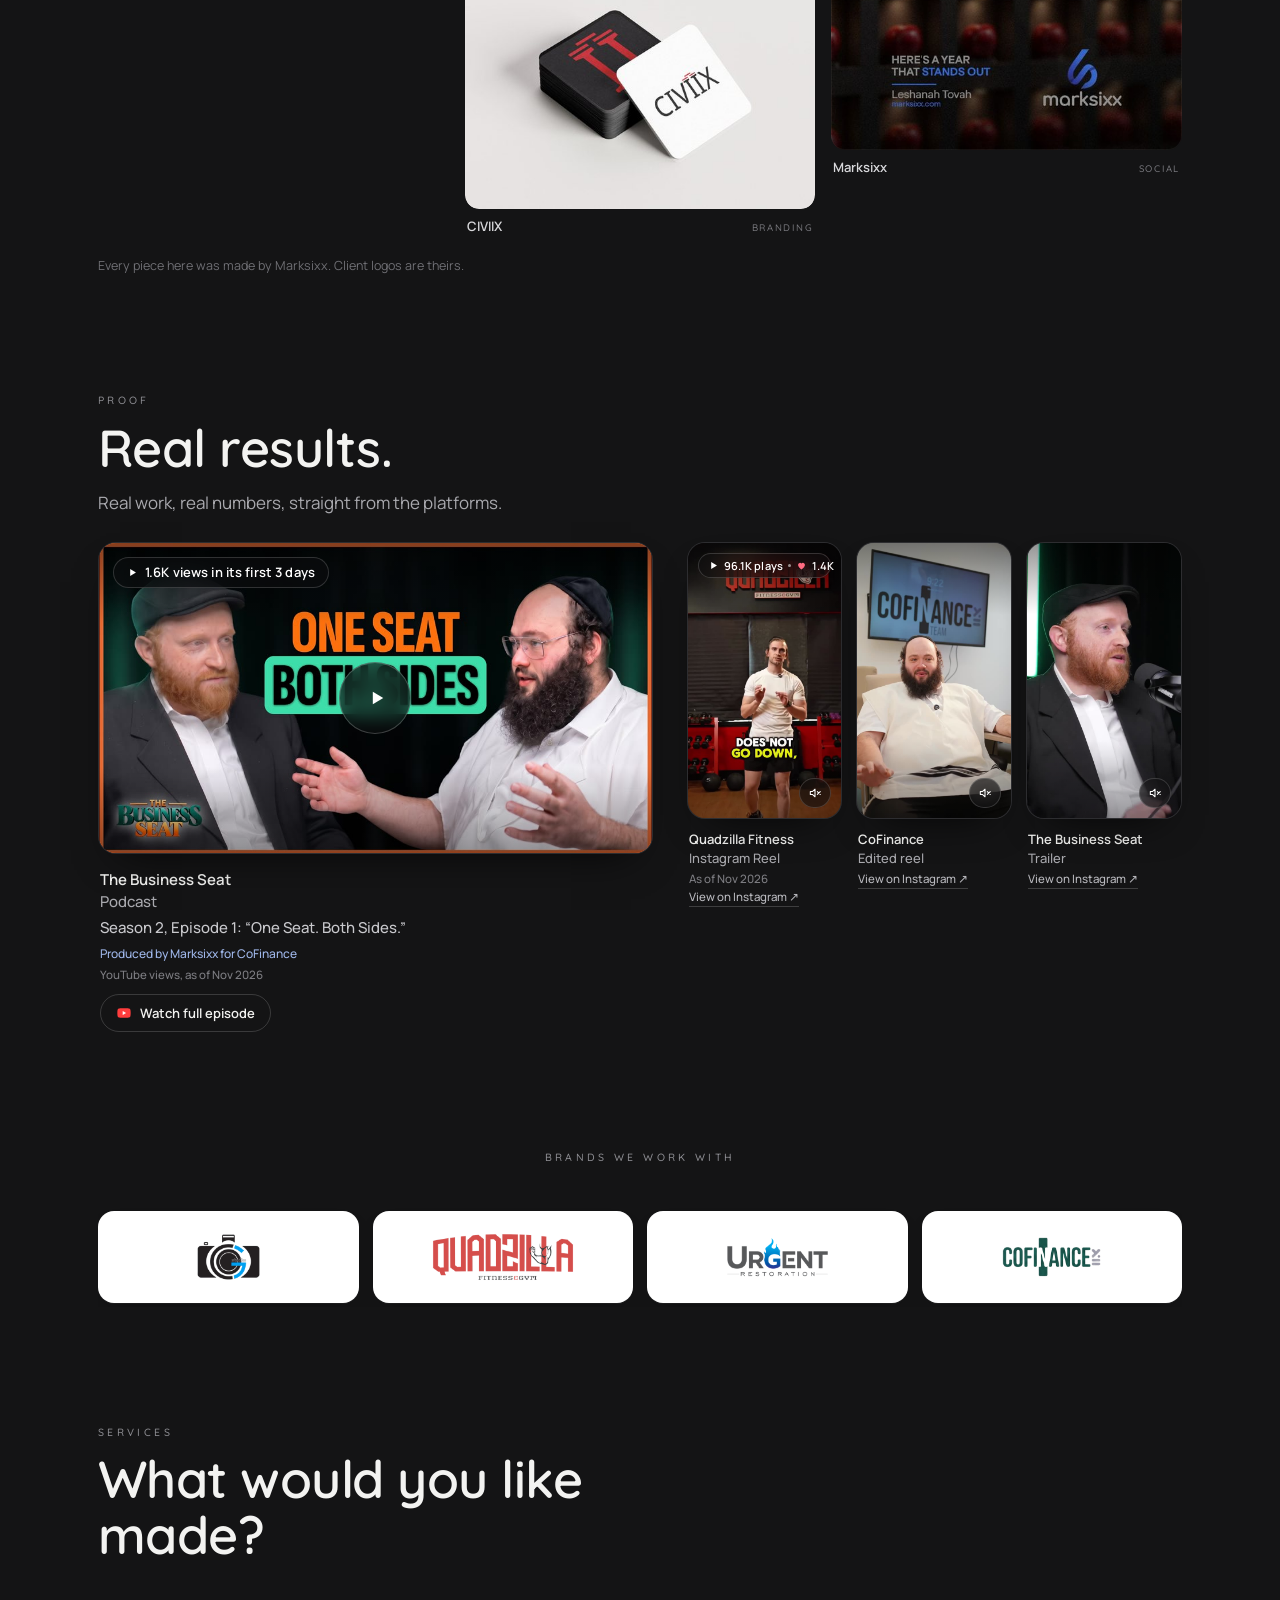
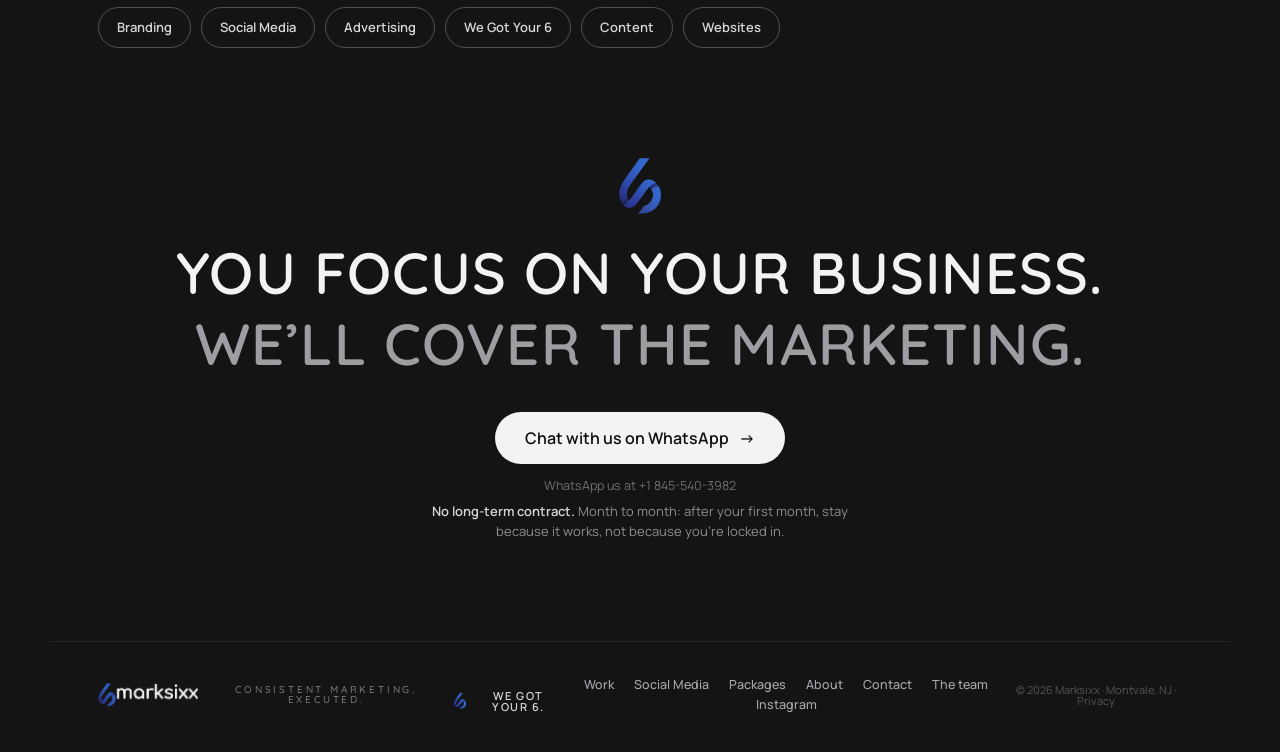
<file: work/index.html>
<!doctype html><html lang="en"><head><meta charset="utf-8"><meta name="viewport" content="width=device-width,initial-scale=1,viewport-fit=cover">
<title>Work — Marksixx</title><meta name="description" content="Selected work by Marksixx: ads, social media posts, content and brands for real clients.">
<meta property="og:title" content="Work — Marksixx"><meta property="og:description" content="Selected work by Marksixx: ads, social media posts, content and brands for real clients."><meta property="og:image" content="https://marksixx.com/assets/og.jpg">
<meta name="theme-color" content="#141415"><link rel="icon" href="/assets/six.png"><link rel="stylesheet" href="/assets/style.css"><link rel="stylesheet" href="/assets/home.css"><link rel="stylesheet" href="/assets/svc.css"><link rel="stylesheet" href="/assets/v5.css"><link rel="stylesheet" href="/assets/v7.css"><link rel="stylesheet" href="/assets/v9.css"><link rel="stylesheet" href="/assets/v8.css"><link rel="stylesheet" href="/assets/v12.css?v=14">
<script>document.documentElement.classList.add('fxjs')</script><link rel="stylesheet" href="/assets/wa6.css">
<link rel="stylesheet" href="/assets/nov9b.css?v=1"><link rel="stylesheet" href="/assets/leadpop-v1.css?v=1"><link rel="stylesheet" href="/assets/nov9c.css?v=1">
</head>
<body class="svc-page p-work"><a class="offer-bar" href="/contact/?offer=founding" aria-label="Founding clients: 30% off your first month. Get in touch."><span><b>Founding clients:</b> 30% off your first month.</span><span class="ob-go" aria-hidden="true">Claim it<i>&rarr;</i></span></a>
<div class="page">
<header class="top solid"><a class="logo" href="/" aria-label="Marksixx home"><img class="logo-lockup" src="/assets/logo-lockup.png" alt="marksixx" width="825" height="198"></a>
<nav class="dnav" aria-label="Main"><a href="/">Home</a><a href="/work/">Work</a><div class="dn-dd"><button type="button" class="dn-btn" aria-expanded="false" aria-controls="dnMenu">Services<svg viewBox="0 0 12 12" aria-hidden="true"><path d="M2.5 4.5 6 8l3.5-3.5"/></svg></button><div class="dn-menu" id="dnMenu"><a href="/social-media/">Social Media</a><a href="/branding/">Branding</a><a href="/advertising/">Advertising</a><a href="/content/">Content</a><a href="/websites/">Websites</a><a href="/we-got-your-6/">We Got Your 6</a></div></div><a href="/packages/">Packages</a><a href="/about/">About</a><a href="/contact/">Contact</a></nav><a class="cta" href="/packages/">See packages <span aria-hidden="true">&rarr;</span></a></header>
<main>
<section class="sec sp-hero"><a class="sp-back" href="/">&larr; Home</a><p class="kicker sp-k">Selected work</p><h1>Work</h1><p class="sp-short">Real work. Real clients.</p><p class="lead">Ads, posts and brands made by Marksixx for businesses we work with. Tap any project to swipe through every piece.</p></section><section class="sec" style="padding-top:34px"><div class="wf fx" role="group" aria-label="Filter work"><button type="button" data-c="all" data-k="" aria-pressed="true">All<sup>18</sup></button><button type="button" data-c="Ad" data-k="ad" aria-pressed="false">Ad<sup>5</sup></button><button type="button" data-c="Campaign" data-k="campaign" aria-pressed="false">Campaign<sup>2</sup></button><button type="button" data-c="Social" data-k="social" aria-pressed="false">Social<sup>4</sup></button><button type="button" data-c="Branding" data-k="branding" aria-pressed="false">Branding<sup>5</sup></button><button type="button" data-c="Print" data-k="print" aria-pressed="false">Print<sup>2</sup></button></div><div class="work-grid w9-grid"><figure class="w w9" data-c="Ad"><button type="button" class="w9-btn" data-p="0" aria-label="Water &amp; fire damage ads: open 3 pieces"><img src="/assets/work9/urgent-ads-01-sm.jpg" srcset="/assets/work9/urgent-ads-01-sm.jpg 520w, /assets/work9/urgent-ads-01.jpg 960w" sizes="(min-width:1300px) 280px, (min-width:900px) 33vw, 50vw" alt="Urgent Restoration: Water &amp; fire damage ads" width="960" height="1200" loading="eager" decoding="async"><span class="w9-n" aria-hidden="true"><svg viewBox="0 0 24 24" aria-hidden="true"><rect x="7" y="7" width="13" height="13" rx="2.5"/><path d="M4 16.5V6.5A2.5 2.5 0 0 1 6.5 4h10"/></svg>3</span></button><figcaption><span>Urgent Restoration</span><em>Ad</em></figcaption></figure><figure class="w w9" data-c="Ad"><button type="button" class="w9-btn" data-p="1" aria-label="Urgent ads: open 2 pieces"><img src="/assets/work9/urgent-ads-rain-sm.jpg" srcset="/assets/work9/urgent-ads-rain-sm.jpg 520w, /assets/work9/urgent-ads-rain.jpg 800w" sizes="(min-width:1300px) 280px, (min-width:900px) 33vw, 50vw" alt="Urgent: Urgent ads" width="800" height="1200" loading="eager" decoding="async"><span class="w9-n" aria-hidden="true"><svg viewBox="0 0 24 24" aria-hidden="true"><rect x="7" y="7" width="13" height="13" rx="2.5"/><path d="M4 16.5V6.5A2.5 2.5 0 0 1 6.5 4h10"/></svg>2</span></button><figcaption><span>Urgent</span><em>Ad</em></figcaption></figure><figure class="w w9" data-c="Campaign"><button type="button" class="w9-btn" data-p="2" aria-label="Figures campaign: open 6 pieces"><img src="/assets/work9/figures-03-sm.jpg" srcset="/assets/work9/figures-03-sm.jpg 520w, /assets/work9/figures-03.jpg 675w" sizes="(min-width:1300px) 280px, (min-width:900px) 33vw, 50vw" alt="CoFinance · Figures campaign: Figures campaign" width="675" height="1200" loading="eager" decoding="async"><span class="w9-n" aria-hidden="true"><svg viewBox="0 0 24 24" aria-hidden="true"><rect x="7" y="7" width="13" height="13" rx="2.5"/><path d="M4 16.5V6.5A2.5 2.5 0 0 1 6.5 4h10"/></svg>6</span></button><figcaption><span>CoFinance · Figures campaign</span><em>Campaign</em></figcaption></figure><figure class="w w9" data-c="Social"><button type="button" class="w9-btn" data-p="3" aria-label="Glass Around the World: open 11 pieces"><img src="/assets/work9/glass-around-the-world-03-sm.jpg" srcset="/assets/work9/glass-around-the-world-03-sm.jpg 520w, /assets/work9/glass-around-the-world-03.jpg 960w" sizes="(min-width:1300px) 280px, (min-width:900px) 33vw, 50vw" alt="Aspect Glass · Social: Glass Around the World" width="960" height="1200" loading="eager" decoding="async"><span class="w9-n" aria-hidden="true"><svg viewBox="0 0 24 24" aria-hidden="true"><rect x="7" y="7" width="13" height="13" rx="2.5"/><path d="M4 16.5V6.5A2.5 2.5 0 0 1 6.5 4h10"/></svg>11</span></button><figcaption><span>Aspect Glass · Social</span><em>Social</em></figcaption></figure><figure class="w w9" data-c="Campaign"><button type="button" class="w9-btn" data-p="4" aria-label="In the green: open 4 pieces"><img src="/assets/work9/in-the-green-02-sm.jpg" srcset="/assets/work9/in-the-green-02-sm.jpg 520w, /assets/work9/in-the-green-02.jpg 960w" sizes="(min-width:1300px) 280px, (min-width:900px) 33vw, 50vw" alt="CoFinance: In the green" width="960" height="1200" loading="lazy" decoding="async"><span class="w9-n" aria-hidden="true"><svg viewBox="0 0 24 24" aria-hidden="true"><rect x="7" y="7" width="13" height="13" rx="2.5"/><path d="M4 16.5V6.5A2.5 2.5 0 0 1 6.5 4h10"/></svg>4</span></button><figcaption><span>CoFinance</span><em>Campaign</em></figcaption></figure><figure class="w w9" data-c="Ad"><button type="button" class="w9-btn" data-p="5" aria-label="Clock ad: open"><img src="/assets/work9/clock-ad-01-v15c-sm.jpg" srcset="/assets/work9/clock-ad-01-v15c-sm.jpg 520w, /assets/work9/clock-ad-01-v15c.jpg 927w" sizes="(min-width:1300px) 280px, (min-width:900px) 33vw, 50vw" alt="Marksixx: Clock ad" width="927" height="1200" loading="lazy" decoding="async"></button><figcaption><span>Marksixx</span><em>Ad</em></figcaption></figure><figure class="w w9" data-c="Ad"><button type="button" class="w9-btn" data-p="6" aria-label="SBA loan &amp; mortgage ads: open 2 pieces"><img src="/assets/work9/civiix-ads-02-sm.jpg" srcset="/assets/work9/civiix-ads-02-sm.jpg 520w, /assets/work9/civiix-ads-02.jpg 675w" sizes="(min-width:1300px) 280px, (min-width:900px) 33vw, 50vw" alt="CIVIIX: SBA loan &amp; mortgage ads" width="675" height="1200" loading="lazy" decoding="async"><span class="w9-n" aria-hidden="true"><svg viewBox="0 0 24 24" aria-hidden="true"><rect x="7" y="7" width="13" height="13" rx="2.5"/><path d="M4 16.5V6.5A2.5 2.5 0 0 1 6.5 4h10"/></svg>2</span></button><figcaption><span>CIVIIX</span><em>Ad</em></figcaption></figure><figure class="w w9" data-c="Social"><button type="button" class="w9-btn" data-p="7" aria-label="Seasonal posts: open 4 pieces"><img src="/assets/work9/aspect-seasonal-03-sm.jpg" srcset="/assets/work9/aspect-seasonal-03-sm.jpg 520w, /assets/work9/aspect-seasonal-03.jpg 960w" sizes="(min-width:1300px) 280px, (min-width:900px) 33vw, 50vw" alt="Aspect Glass · Social: Seasonal posts" width="960" height="1200" loading="lazy" decoding="async"><span class="w9-n" aria-hidden="true"><svg viewBox="0 0 24 24" aria-hidden="true"><rect x="7" y="7" width="13" height="13" rx="2.5"/><path d="M4 16.5V6.5A2.5 2.5 0 0 1 6.5 4h10"/></svg>4</span></button><figcaption><span>Aspect Glass · Social</span><em>Social</em></figcaption></figure><figure class="w w9" data-c="Branding"><button type="button" class="w9-btn" data-p="9" aria-label="The Business Seat: open 3 pieces"><img src="/assets/work9/business-seat-01-sm.jpg" srcset="/assets/work9/business-seat-01-sm.jpg 520w, /assets/work9/business-seat-01.jpg 960w" sizes="(min-width:1300px) 280px, (min-width:900px) 33vw, 50vw" alt="The Business Seat (CoFinance) · Podcast branding: The Business Seat" width="960" height="1200" loading="lazy" decoding="async"><span class="w9-n" aria-hidden="true"><svg viewBox="0 0 24 24" aria-hidden="true"><rect x="7" y="7" width="13" height="13" rx="2.5"/><path d="M4 16.5V6.5A2.5 2.5 0 0 1 6.5 4h10"/></svg>3</span></button><figcaption><span>The Business Seat (CoFinance) · Podcast branding</span><em>Branding</em></figcaption></figure><figure class="w w9" data-c="Social"><button type="button" class="w9-btn" data-p="10" aria-label="&quot;Get your Yom Tov ads ready&quot;: open"><img src="/assets/work9/yom-tov-01-sm.jpg" srcset="/assets/work9/yom-tov-01-sm.jpg 520w, /assets/work9/yom-tov-01.jpg 960w" sizes="(min-width:1300px) 280px, (min-width:900px) 33vw, 50vw" alt="Marksixx: &quot;Get your Yom Tov ads ready&quot;" width="960" height="1200" loading="lazy" decoding="async"></button><figcaption><span>Marksixx</span><em>Social</em></figcaption></figure><figure class="w w9" data-c="Branding"><button type="button" class="w9-btn" data-p="12" aria-label="CIVIIX brand identity: open 3 pieces"><img src="/assets/work9/civiix-brand-coasters-sm.jpg" srcset="/assets/work9/civiix-brand-coasters-sm.jpg 520w, /assets/work9/civiix-brand-coasters.jpg 1200w" sizes="(min-width:1300px) 280px, (min-width:900px) 33vw, 50vw" alt="CIVIIX: CIVIIX brand identity" width="1200" height="900" loading="lazy" decoding="async"><span class="w9-n" aria-hidden="true"><svg viewBox="0 0 24 24" aria-hidden="true"><rect x="7" y="7" width="13" height="13" rx="2.5"/><path d="M4 16.5V6.5A2.5 2.5 0 0 1 6.5 4h10"/></svg>3</span></button><figcaption><span>CIVIIX</span><em>Branding</em></figcaption></figure><figure class="w w9" data-c="Branding"><button type="button" class="w9-btn" data-p="13" aria-label="Apex brand identity: open 7 pieces"><img src="/assets/work9/apex-stationery-sm.jpg" srcset="/assets/work9/apex-stationery-sm.jpg 520w, /assets/work9/apex-stationery.jpg 1200w" sizes="(min-width:1300px) 280px, (min-width:900px) 33vw, 50vw" alt="Apex: Apex brand identity" width="1200" height="1200" loading="lazy" decoding="async"><span class="w9-n" aria-hidden="true"><svg viewBox="0 0 24 24" aria-hidden="true"><rect x="7" y="7" width="13" height="13" rx="2.5"/><path d="M4 16.5V6.5A2.5 2.5 0 0 1 6.5 4h10"/></svg>7</span></button><figcaption><span>Apex</span><em>Branding</em></figcaption></figure><figure class="w w9" data-c="Branding"><button type="button" class="w9-btn" data-p="14" aria-label="Tecova brand identity: open 4 pieces"><img src="/assets/work9/tecova-stationery-sm.jpg" srcset="/assets/work9/tecova-stationery-sm.jpg 520w, /assets/work9/tecova-stationery.jpg 1000w" sizes="(min-width:1300px) 280px, (min-width:900px) 33vw, 50vw" alt="Tecova: Tecova brand identity" width="1000" height="750" loading="lazy" decoding="async"><span class="w9-n" aria-hidden="true"><svg viewBox="0 0 24 24" aria-hidden="true"><rect x="7" y="7" width="13" height="13" rx="2.5"/><path d="M4 16.5V6.5A2.5 2.5 0 0 1 6.5 4h10"/></svg>4</span></button><figcaption><span>Tecova</span><em>Branding</em></figcaption></figure><figure class="w w9" data-c="Branding"><button type="button" class="w9-btn" data-p="16" aria-label="Zalcova brand identity: open 9 pieces"><img src="/assets/work9/zalcova-presentation-sm.jpg" srcset="/assets/work9/zalcova-presentation-sm.jpg 520w, /assets/work9/zalcova-presentation.jpg 792w" sizes="(min-width:1300px) 280px, (min-width:900px) 33vw, 50vw" alt="Zalcova: Zalcova brand identity" width="792" height="446" loading="lazy" decoding="async"><span class="w9-n" aria-hidden="true"><svg viewBox="0 0 24 24" aria-hidden="true"><rect x="7" y="7" width="13" height="13" rx="2.5"/><path d="M4 16.5V6.5A2.5 2.5 0 0 1 6.5 4h10"/></svg>9</span></button><figcaption><span>Zalcova</span><em>Branding</em></figcaption></figure><figure class="w w9" data-c="Ad"><button type="button" class="w9-btn" data-p="19" aria-label="Bar mitzvah package ad: open"><img src="/assets/work9/tagin-ad-01-sm.jpg" srcset="/assets/work9/tagin-ad-01-sm.jpg 520w, /assets/work9/tagin-ad-01.jpg 869w" sizes="(min-width:1300px) 280px, (min-width:900px) 33vw, 50vw" alt="Tagin Judaica: Bar mitzvah package ad" width="869" height="1200" loading="lazy" decoding="async"></button><figcaption><span>Tagin Judaica</span><em>Ad</em></figcaption></figure><figure class="w w9" data-c="Print"><button type="button" class="w9-btn" data-p="20" aria-label="Kleenery: open 2 pieces"><img src="/assets/work9/kleenery-flyer-sm.jpg" srcset="/assets/work9/kleenery-flyer-sm.jpg 520w, /assets/work9/kleenery-flyer.jpg 1200w" sizes="(min-width:1300px) 280px, (min-width:900px) 33vw, 50vw" alt="Kleenery: Kleenery" width="1200" height="718" loading="lazy" decoding="async"><span class="w9-n" aria-hidden="true"><svg viewBox="0 0 24 24" aria-hidden="true"><rect x="7" y="7" width="13" height="13" rx="2.5"/><path d="M4 16.5V6.5A2.5 2.5 0 0 1 6.5 4h10"/></svg>2</span></button><figcaption><span>Kleenery</span><em>Print</em></figcaption></figure><figure class="w w9" data-c="Print"><button type="button" class="w9-btn" data-p="22" aria-label="We Got Your 6: open 3 pieces"><img src="/assets/work9/in-the-green-05-sm.jpg" srcset="/assets/work9/in-the-green-05-sm.jpg 520w, /assets/work9/in-the-green-05.jpg 961w" sizes="(min-width:1300px) 280px, (min-width:900px) 33vw, 50vw" alt="Marksixx: We Got Your 6" width="961" height="1200" loading="lazy" decoding="async"><span class="w9-n" aria-hidden="true"><svg viewBox="0 0 24 24" aria-hidden="true"><rect x="7" y="7" width="13" height="13" rx="2.5"/><path d="M4 16.5V6.5A2.5 2.5 0 0 1 6.5 4h10"/></svg>3</span></button><figcaption><span>Marksixx</span><em>Print</em></figcaption></figure><figure class="w w9" data-c="Social"><button type="button" class="w9-btn" data-p="23" aria-label="Marksixx Holidays: open"><img src="/assets/work9/marksixx-holidays-rosh-hashana-sm.jpg" srcset="/assets/work9/marksixx-holidays-rosh-hashana-sm.jpg 520w, /assets/work9/marksixx-holidays-rosh-hashana.jpg 899w" sizes="(min-width:1300px) 280px, (min-width:900px) 33vw, 50vw" alt="Marksixx: Marksixx Holidays" width="899" height="1600" loading="lazy" decoding="async"></button><figcaption><span>Marksixx</span><em>Social</em></figcaption></figure></div><p class="sec-note">Every piece here was made by Marksixx. Client logos are theirs.</p></section><section class="sec sec-rr" id="results" aria-labelledby="results-h">
    <div class="sec-head fx"><p class="kicker">Proof</p><h2 id="results-h">Real results.</h2><p class="lead">Real work, real numbers, straight from the platforms.</p></div>
    <div class="rr-grid"><div class="rr-feat"><figure class="rr-card rr-wide" data-rr="click"><div class="rr-media"><video playsinline webkit-playsinline preload="none" poster="/assets/results/podcast-thumb.jpg" data-src="/assets/results/podcast-preview.mp4" width="854" height="480" aria-label="The Business Seat, Season 2 Episode 1: 60-second preview"></video><img class="rr-thumb" src="/assets/results/podcast-thumb.jpg" alt="The Business Seat, Season 2 Episode 1: One Seat. Both Sides." width="960" height="540" loading="lazy" decoding="async"><span class="rr-badge" aria-label="1.6K views in its first 3 days"><svg viewBox="0 0 24 24" aria-hidden="true"><path d="M7 4.5v15l12.5-7.5z"/></svg>1.6K views in its first 3 days</span><button type="button" class="rr-tap" aria-label="Play a 60-second preview with sound"></button><span class="rr-play" aria-hidden="true"><svg viewBox="0 0 24 24" aria-hidden="true"><path d="M7 4.5v15l12.5-7.5z"/></svg></span></div><figcaption class="rr-cap"><span class="rr-name">The Business Seat<span class="rr-sep"> · </span><span class="rr-kind">Podcast</span></span><span class="rr-title">Season 2, Episode 1: “One Seat. Both Sides.”</span><span class="rr-by">Produced by Marksixx for CoFinance</span><span class="rr-src">YouTube views, as of Nov 2026</span><a class="rr-watch" href="https://www.youtube.com/watch?v=KBXHCXATxWM" target="_blank" rel="noopener"><svg viewBox="0 0 24 24" aria-hidden="true"><path d="M21.6 7.2a2.5 2.5 0 0 0-1.8-1.8C18.2 5 12 5 12 5s-6.2 0-7.8.4A2.5 2.5 0 0 0 2.4 7.2 26 26 0 0 0 2 12a26 26 0 0 0 .4 4.8 2.5 2.5 0 0 0 1.8 1.8c1.6.4 7.8.4 7.8.4s6.2 0 7.8-.4a2.5 2.5 0 0 0 1.8-1.8A26 26 0 0 0 22 12a26 26 0 0 0-.4-4.8z"/><path fill="#fff" d="m10 15 5.2-3L10 9z"/></svg>Watch full episode</a></figcaption></figure></div><div class="rr-side"><div class="rr-row rr-reels"><figure class="rr-card" data-rr="auto"><div class="rr-media"><video muted playsinline webkit-playsinline loop preload="none" poster="/assets/results/quadzilla-poster.jpg" data-src="/assets/results/quadzilla.mp4" width="540" height="960" aria-label="Quadzilla Fitness · Instagram Reel"></video><span class="rr-badge" aria-label="96.1K plays, 1,403 likes"><svg viewBox="0 0 24 24" aria-hidden="true"><path d="M7 4.5v15l12.5-7.5z"/></svg>96.1K plays<span class="dot"></span><svg class="hrt" viewBox="0 0 24 24" aria-hidden="true"><path d="M12 20.5s-7.5-4.6-7.5-10.3A4.3 4.3 0 0 1 12 7.6a4.3 4.3 0 0 1 7.5 2.6c0 5.7-7.5 10.3-7.5 10.3z"/></svg>1.4K</span><button type="button" class="rr-tap" aria-label="Tap for sound: Quadzilla Fitness · Instagram Reel"></button><span class="rr-snd" aria-hidden="true"><svg class="off" viewBox="0 0 24 24"><path d="M4 9.5h3.5L12 5.5v13l-4.5-4H4z"/><path d="m16 9.5 5 5M21 9.5l-5 5"/></svg><svg class="on" viewBox="0 0 24 24"><path d="M4 9.5h3.5L12 5.5v13l-4.5-4H4z"/><path d="M15.5 9a4.5 4.5 0 0 1 0 6M18 6.5a8 8 0 0 1 0 11"/></svg><em>Tap for sound</em></span></div><figcaption class="rr-cap"><span class="rr-name">Quadzilla Fitness<span class="rr-sep"> · </span><span class="rr-kind">Instagram Reel</span></span><span class="rr-src">As of Nov 2026 <span aria-hidden="true">·</span> <a href="https://www.instagram.com/reel/DWMKFhaEeIH/" target="_blank" rel="noopener">View on Instagram &#8599;</a></span></figcaption></figure><figure class="rr-card" data-rr="auto"><div class="rr-media"><video muted playsinline webkit-playsinline loop preload="none" poster="/assets/results/cofinance-poster.jpg" data-src="/assets/results/cofinance.mp4" width="540" height="960" aria-label="CoFinance · Edited reel"></video><button type="button" class="rr-tap" aria-label="Tap for sound: CoFinance · Edited reel"></button><span class="rr-snd" aria-hidden="true"><svg class="off" viewBox="0 0 24 24"><path d="M4 9.5h3.5L12 5.5v13l-4.5-4H4z"/><path d="m16 9.5 5 5M21 9.5l-5 5"/></svg><svg class="on" viewBox="0 0 24 24"><path d="M4 9.5h3.5L12 5.5v13l-4.5-4H4z"/><path d="M15.5 9a4.5 4.5 0 0 1 0 6M18 6.5a8 8 0 0 1 0 11"/></svg><em>Tap for sound</em></span></div><figcaption class="rr-cap"><span class="rr-name">CoFinance<span class="rr-sep"> · </span><span class="rr-kind">Edited reel</span></span><span class="rr-src"><a href="https://www.instagram.com/reel/DYS3LHvC3Wx/" target="_blank" rel="noopener">View on Instagram &#8599;</a></span></figcaption></figure><figure class="rr-card" data-rr="auto"><div class="rr-media"><video muted playsinline webkit-playsinline loop preload="none" poster="/assets/results/trailer-poster.jpg" data-src="/assets/results/trailer.mp4" width="540" height="960" aria-label="The Business Seat · Trailer"></video><button type="button" class="rr-tap" aria-label="Tap for sound: The Business Seat · Trailer"></button><span class="rr-snd" aria-hidden="true"><svg class="off" viewBox="0 0 24 24"><path d="M4 9.5h3.5L12 5.5v13l-4.5-4H4z"/><path d="m16 9.5 5 5M21 9.5l-5 5"/></svg><svg class="on" viewBox="0 0 24 24"><path d="M4 9.5h3.5L12 5.5v13l-4.5-4H4z"/><path d="M15.5 9a4.5 4.5 0 0 1 0 6M18 6.5a8 8 0 0 1 0 11"/></svg><em>Tap for sound</em></span></div><figcaption class="rr-cap"><span class="rr-name">The Business Seat<span class="rr-sep"> · </span><span class="rr-kind">Trailer</span></span><span class="rr-src"><a href="https://www.instagram.com/reel/DfIT7P7CuV4/" target="_blank" rel="noopener">View on Instagram &#8599;</a></span></figcaption></figure></div><p class="rr-hint">Swipe the reels &rarr;</p></div></div>
  </section>

  <section class="sec sec-clients"><div class="sec-head center fx"><p class="kicker">Brands we work with</p></div><div class="bm16"><ul class="logos logos-color logos9 bm-track"><li><img src="/assets/clients/color/g-studios.png" width="214" height="160" alt="G Studios" loading="eager" decoding="async"></li><li><img src="/assets/clients/color/quadzilla.png" width="453" height="160" alt="Quadzilla Fitness" loading="eager" decoding="async"></li><li><img src="/assets/clients/color/urgent-restoration.png" width="349" height="160" alt="Urgent Restoration" loading="eager" decoding="async"></li><li><img src="/assets/clients/color/cofinance.png" width="349" height="160" alt="CoFinance" loading="eager" decoding="async"></li><li><img src="/assets/clients/color/civiix.png" width="467" height="160" alt="CIVIIX" loading="eager" decoding="async"></li><li><img src="/assets/clients/color/business-seat.png" width="332" height="160" alt="The Business Seat" loading="eager" decoding="async"></li><li><img src="/assets/clients/color/aspect-white.png" width="496" height="160" alt="Aspect Glasswork" loading="eager" decoding="async"></li><li><img src="/assets/clients/color/apex.png" width="469" height="160" alt="Apex Integrated Solutions" loading="eager" decoding="async"></li><li><img src="/assets/clients/color/tecova.png" width="697" height="160" alt="Tecova" loading="eager" decoding="async"></li><li><img src="/assets/clients/color/zalcova.png" width="647" height="160" alt="Zalcova" loading="eager" decoding="async"></li><li aria-hidden="true"><img src="/assets/clients/color/g-studios.png" width="214" height="160" alt="" loading="eager" decoding="async"></li><li aria-hidden="true"><img src="/assets/clients/color/quadzilla.png" width="453" height="160" alt="" loading="eager" decoding="async"></li><li aria-hidden="true"><img src="/assets/clients/color/urgent-restoration.png" width="349" height="160" alt="" loading="eager" decoding="async"></li><li aria-hidden="true"><img src="/assets/clients/color/cofinance.png" width="349" height="160" alt="" loading="eager" decoding="async"></li><li aria-hidden="true"><img src="/assets/clients/color/civiix.png" width="467" height="160" alt="" loading="eager" decoding="async"></li><li aria-hidden="true"><img src="/assets/clients/color/business-seat.png" width="332" height="160" alt="" loading="eager" decoding="async"></li><li aria-hidden="true"><img src="/assets/clients/color/aspect-white.png" width="496" height="160" alt="" loading="eager" decoding="async"></li><li aria-hidden="true"><img src="/assets/clients/color/apex.png" width="469" height="160" alt="" loading="eager" decoding="async"></li><li aria-hidden="true"><img src="/assets/clients/color/tecova.png" width="697" height="160" alt="" loading="eager" decoding="async"></li><li aria-hidden="true"><img src="/assets/clients/color/zalcova.png" width="647" height="160" alt="" loading="eager" decoding="async"></li></ul></div></section><section class="sec"><div class="sec-head fx"><p class="kicker">Services</p><h2>What would you like made?</h2></div><nav class="sp-more fx"><a href="/branding/">Branding</a><a href="/social-media/">Social Media</a><a href="/advertising/">Advertising</a><a href="/we-got-your-6/">We Got Your 6</a><a href="/content/">Content</a><a href="/websites/">Websites</a></nav></section>
<section class="sec sec-cta"><img class="cta-6 fx" src="/assets/six.png" alt="" width="301" height="400" loading="lazy"><h2 class="fx"><span>You focus on your business.</span><span>We’ll cover the marketing.</span></h2>
<a class="big-cta fx" href="https://wa.me/18455403982?text=Hi%20Marksixx%21%20I%E2%80%99d%20like%20to%20talk%20about%20my%20marketing." target="_blank" rel="noopener">Chat with us on WhatsApp <span aria-hidden="true">&rarr;</span></a>
<p class="cta-sub">WhatsApp us at +1 845-540-3982</p><p class="cta-promise"><b>No long-term contract.</b> Month to month: after your first month, stay because it works, not because you’re locked in.</p></section>
<footer class="foot"><img class="foot-logo" src="/assets/logo-lockup.png" alt="marksixx" width="825" height="198" loading="lazy"><p class="foot-slogan">Consistent Marketing. Executed.</p><p class="foot-six"><img src="/assets/six.png" alt="" width="301" height="400" loading="lazy">We got your 6.</p><nav class="foot-nav" aria-label="Footer"><a href="/work/">Work</a><a href="/social-media/">Social Media</a><a href="/packages/">Packages</a><a href="/about/">About</a><a href="/contact/">Contact</a><a href="/about/#team">The team</a><a href="https://www.instagram.com/mark6.x/" target="_blank" rel="noopener">Instagram</a></nav><p class="foot-c">© 2026 Marksixx · Montvale, NJ · <a href="/privacy/">Privacy</a></p></footer>
</main>
<nav class="tabbar" aria-label="Main"><a href="/"><svg viewBox="0 0 24 24"><path d="M3.5 10.5 12 4l8.5 6.5V20a.5.5 0 0 1-.5.5h-5v-6h-6v6H4a.5.5 0 0 1-.5-.5z"/></svg><span>Home</span></a><a href="/work/" class="on"><svg viewBox="0 0 24 24"><rect x="3.5" y="5" width="17" height="14" rx="1.5"/><path d="m3.5 16 5-5 4 4 3-3 5 5"/><circle cx="15.5" cy="9" r="1.3"/></svg><span>Work</span></a><a href="/packages/"><svg viewBox="0 0 24 24"><path d="M12 3.5 20 7.5v9L12 20.5 4 16.5v-9z"/><path d="m4 7.5 8 4 8-4M12 11.5v9"/></svg><span>Packages</span></a><a href="/social-media/"><svg viewBox="0 0 24 24"><rect x="3.5" y="3.5" width="17" height="17" rx="5"/><circle cx="12" cy="12" r="3.9"/><circle cx="17.2" cy="6.8" r=".5"/></svg><span>Social</span></a><a href="/contact/"><svg viewBox="0 0 24 24"><path d="M20 12a8 8 0 0 1-11.8 7l-4.2 1.1 1.1-4A8 8 0 1 1 20 12z"/></svg><span>Contact</span></a></nav>
</div>
<div class="lb" id="lb" hidden><button type="button" class="lb-x" aria-label="Close"><svg viewBox="0 0 24 24"><path d="M6 6l12 12M18 6 6 18"/></svg></button><img id="lbImg" alt=""><p id="lbCap"></p></div>
<script src="/assets/svc.js" defer></script><script src="/assets/v5.js" defer></script><script src="/assets/v9.js" defer></script><script src="/assets/v8.js" defer></script><script type="application/json" id="w9data">[{"t": "Water & fire damage ads", "c": "Urgent Restoration", "k": "Ad", "d": "Ad series for Urgent Restoration: water damage, fire damage, and water & fire.", "dt": "2026-10-29", "i": [{"s": "/assets/work9/urgent-ads-01.jpg", "w": 960, "h": 1200, "cap": "Water damage ad"}, {"s": "/assets/work9/3-urgent-ads-thanksgiving.jpg", "w": 960, "h": 1200, "cap": "Thanksgiving ad"}, {"s": "/assets/work9/6-urgent-ads-veterans-day.jpg", "w": 960, "h": 1200, "cap": "Veterans Day ad"}]}, {"t": "Urgent ads", "c": "Urgent", "k": "Ad", "d": "Ads for Urgent Restoration.", "dt": "2026-10-29", "i": [{"s": "/assets/work9/urgent-ads-rain.jpg", "w": 800, "h": 1200, "cap": "Rain damage ad"}, {"s": "/assets/work9/urgent-ads-rosh-hashana.jpg", "w": 1152, "h": 2048, "cap": "Rosh Hashana ad"}]}, {"t": "Figures campaign", "c": "CoFinance · Figures campaign", "k": "Campaign", "d": "Teaser ads, the \"every business has a book\" reveal, then the 10% off promotion.", "dt": "2026-10", "i": [{"s": "/assets/work9/figures-03.jpg", "w": 675, "h": 1200, "cap": "Teaser ad 3"}, {"s": "/assets/work9/figures-01.jpg", "w": 675, "h": 1200, "cap": "Teaser ad 1"}, {"s": "/assets/work9/figures-02.jpg", "w": 675, "h": 1200, "cap": "Teaser ad 2"}, {"s": "/assets/work9/figures-05.jpg", "w": 960, "h": 1200, "cap": "Reveal: every business has a book (post)"}, {"s": "/assets/work9/figures-06.jpg", "w": 675, "h": 1200, "cap": "10% off promotion (story)"}, {"s": "/assets/work9/figures-phones.jpg", "w": 1200, "h": 800, "cap": "10% off promotion on phones"}]}, {"t": "Glass Around the World", "c": "Aspect Glass · Social", "k": "Social", "d": "Instagram carousel series featuring iconic glass landmarks, two slides per episode.", "dt": "2026-07 to 2026-10", "i": [{"s": "/assets/work9/glass-around-the-world-03.jpg", "w": 960, "h": 1200, "cap": "Reichstag Dome, Berlin"}, {"s": "/assets/work9/glass-around-the-world-04.jpg", "w": 960, "h": 1200, "cap": "Reichstag Dome, Berlin (slide 2)"}, {"s": "/assets/work9/glass-around-the-world-14.jpg", "w": 960, "h": 1200, "cap": "Louvre Pyramid, Paris"}, {"s": "/assets/work9/glass-around-the-world-15.jpg", "w": 960, "h": 1200, "cap": "Louvre Pyramid, Paris (slide 2)"}, {"s": "/assets/work9/glass-around-the-world-01.jpg", "w": 960, "h": 1200, "cap": "Elbphilharmonie, Hamburg"}, {"s": "/assets/work9/glass-around-the-world-09.jpg", "w": 960, "h": 1200, "cap": "Palace of Peace, Astana"}, {"s": "/assets/work9/glass-around-the-world-10.jpg", "w": 960, "h": 1200, "cap": "Palace of Peace, Astana (slide 2)"}, {"s": "/assets/work9/glass-around-the-world-05.jpg", "w": 960, "h": 1200, "cap": "30 St Mary Axe, London"}, {"s": "/assets/work9/glass-around-the-world-06.jpg", "w": 960, "h": 1200, "cap": "30 St Mary Axe, London (slide 2)"}, {"s": "/assets/work9/glass-around-the-world-11.jpg", "w": 960, "h": 1200, "cap": "The Bow, Calgary"}, {"s": "/assets/work9/glass-around-the-world-12.jpg", "w": 960, "h": 1200, "cap": "The Bow, Calgary (slide 2)"}]}, {"t": "In the green", "c": "CoFinance", "k": "Campaign", "d": "\"In the green\" series: Instagram posts and magazine ads.", "dt": "2026", "i": [{"s": "/assets/work9/in-the-green-02.jpg", "w": 960, "h": 1200, "cap": "\"Start the year in the green\""}, {"s": "/assets/work9/in-the-green-01.jpg", "w": 960, "h": 1200, "cap": "\"Hard work looks better in the green\""}, {"s": "/assets/work9/in-the-green-03.jpg", "w": 960, "h": 1200, "cap": "\"Grow in the green\""}, {"s": "/assets/work9/mazel-tov-01.jpg", "w": 960, "h": 1200, "cap": "Mazel tov post"}]}, {"t": "Clock ad", "c": "Marksixx", "k": "Ad", "d": "Marksixx clock ad.", "dt": "2026-11", "i": [{"s": "/assets/work9/clock-ad-01-v15c.jpg", "w": 927, "h": 1200, "cap": "Clock ad"}]}, {"t": "SBA loan & mortgage ads", "c": "CIVIIX", "k": "Ad", "d": "Ads for CIVIIX: SBA loans and mortgages.", "dt": "2026-10", "i": [{"s": "/assets/work9/civiix-ads-02.jpg", "w": 675, "h": 1200, "cap": "Mortgage ad"}, {"s": "/assets/work9/civiix-ads-01.jpg", "w": 675, "h": 1200, "cap": "SBA loan ad"}]}, {"t": "Seasonal posts", "c": "Aspect Glass · Social", "k": "Social", "d": "Holiday and seasonal Instagram posts for Aspect Glasswork.", "dt": "2026-09 to 2026-10", "i": [{"s": "/assets/work9/aspect-seasonal-03.jpg", "w": 960, "h": 1200, "cap": "Sukkos post"}, {"s": "/assets/work9/aspect-seasonal-01.jpg", "w": 960, "h": 1200, "cap": "\"Build big. Build right.\" (Labor Day)"}, {"s": "/assets/work9/aspect-seasonal-02.jpg", "w": 960, "h": 1200, "cap": "\"New year. Fresh perspective.\""}, {"s": "/assets/work9/aspect-seasonal-hiring.jpg", "w": 1200, "h": 1500, "cap": "\"We're hiring\""}]}, {"t": "\"Studio sound. Not studio prices.\"", "c": "YL Studios", "k": "Ad", "d": "Ad for YL Studios recording studio.", "dt": "2026-10-12", "i": [{"s": "/assets/work9/yl-studios-01.jpg", "w": 960, "h": 1200, "cap": "\"Studio sound. Not studio prices.\" ad"}]}, {"t": "The Business Seat", "c": "The Business Seat (CoFinance) · Podcast branding", "k": "Branding", "d": "Podcast logo and episode thumbnail for The Business Seat, CoFinance's podcast.", "dt": "2026-10", "i": [{"s": "/assets/work9/business-seat-01.jpg", "w": 960, "h": 1200, "cap": "Podcast logo"}, {"s": "/assets/work9/1-business-seat-expos.jpg", "w": 960, "h": 1200, "cap": "Are business expos worth it?"}, {"s": "/assets/work9/business-seat-thumbnail.jpg", "w": 960, "h": 540, "cap": "Podcast thumbnail"}]}, {"t": "\"Get your Yom Tov ads ready\"", "c": "Marksixx", "k": "Social", "d": "Marksixx post for the Yom Tov season.", "dt": "2026", "i": [{"s": "/assets/work9/yom-tov-01.jpg", "w": 960, "h": 1200, "cap": "\"Get your Yom Tov ads ready\""}]}, {"t": "Marksixx brand identity", "c": "Marksixx", "k": "Branding", "d": "Marksixx logo, \"We Got Your 6\" slogan art and social banners.", "dt": "2026", "i": [{"s": "/assets/work9/marksixx-brand-01.jpg", "w": 1200, "h": 936, "cap": "Logo"}, {"s": "/assets/work9/marksixx-brand-02.jpg", "w": 1200, "h": 1200, "cap": "\"We Got Your 6\" slogan"}, {"s": "/assets/work9/marksixx-brand-03.jpg", "w": 1200, "h": 457, "cap": "Facebook cover"}, {"s": "/assets/work9/marksixx-brand-04.jpg", "w": 1128, "h": 191, "cap": "LinkedIn banner: \"Consistent. Marketing. Executed.\""}, {"s": "/assets/work9/marksixx-brand-05.jpg", "w": 1200, "h": 300, "cap": "LinkedIn banner: \"We Got Your 6\""}]}, {"t": "CIVIIX brand identity", "c": "CIVIIX", "k": "Branding", "d": "CIVIIX brand on coasters and a business card.", "dt": "2026", "i": [{"s": "/assets/work9/civiix-brand-coasters.jpg", "w": 1200, "h": 900, "cap": "Coasters mockup"}, {"s": "/assets/work9/civiix-brand-card.jpg", "w": 1007, "h": 1200, "cap": "Business card, front and back"}, {"s": "/assets/work9/w262.jpg", "w": 563, "h": 713, "cap": "Letterhead"}]}, {"t": "Apex brand identity", "c": "Apex", "k": "Branding", "d": "Apex brand: logo, stationery, apparel and brand pages.", "dt": "", "i": [{"s": "/assets/work9/apex-brand-phone.jpg", "w": 1200, "h": 1200, "cap": "Phone mockup"}, {"s": "/assets/work9/apex-stationery.jpg", "w": 1200, "h": 1200, "cap": "Stationery mockup"}, {"s": "/assets/work9/apex-logo.jpg", "w": 1200, "h": 900, "cap": "Logo"}, {"s": "/assets/work9/apex-mark.jpg", "w": 1200, "h": 900, "cap": "Logo mark pattern"}, {"s": "/assets/work9/apex-tshirt.jpg", "w": 1026, "h": 1026, "cap": "T-shirt mockup"}, {"s": "/assets/work9/apex-screen.jpg", "w": 1200, "h": 900, "cap": "Brand on a stage screen"}, {"s": "/assets/work9/apex-guidelines.jpg", "w": 1200, "h": 756, "cap": "Brand guidelines pages"}]}, {"t": "Tecova brand identity", "c": "Tecova", "k": "Branding", "d": "Tecova logo, colors and stationery.", "dt": "", "i": [{"s": "/assets/work9/tecova-stationery.jpg", "w": 1000, "h": 750, "cap": "Stationery mockup"}, {"s": "/assets/work9/tecova-logo.jpg", "w": 1200, "h": 900, "cap": "Logo"}, {"s": "/assets/work9/tecova-colors.jpg", "w": 1200, "h": 900, "cap": "Brand colors"}, {"s": "/assets/work9/tecova-mockup.jpg", "w": 1200, "h": 1200, "cap": "Brand mockup"}]}, {"t": "Taquev brand identity", "c": "Taquev", "k": "Branding", "d": "Taquev full brand: logo, colors, packaging and business cards.", "dt": "", "i": [{"s": "/assets/work9/taquev-box.jpg", "w": 1200, "h": 900, "cap": "Box packaging mockup"}, {"s": "/assets/work9/taquev-brand.jpg", "w": 1200, "h": 900, "cap": "Full brand"}, {"s": "/assets/work9/taquev-01.jpg", "w": 1200, "h": 900, "cap": "Logo"}, {"s": "/assets/work9/taquev-02.jpg", "w": 1200, "h": 900, "cap": "Brand page 2"}, {"s": "/assets/work9/taquev-03.jpg", "w": 1200, "h": 900, "cap": "Brand page 3"}, {"s": "/assets/work9/taquev-04.jpg", "w": 1200, "h": 900, "cap": "Brand page 4"}, {"s": "/assets/work9/taquev-05.jpg", "w": 1200, "h": 900, "cap": "Brand page 5"}, {"s": "/assets/work9/taquev-08.jpg", "w": 1200, "h": 900, "cap": "Brand page 6"}, {"s": "/assets/work9/taquev-cards.jpg", "w": 1200, "h": 900, "cap": "Business cards mockup"}, {"s": "/assets/work9/taquev-jars.jpg", "w": 1200, "h": 900, "cap": "Jar packaging mockup"}]}, {"t": "Zalcova brand identity", "c": "Zalcova", "k": "Branding", "d": "Zalcova logo, colors, brand presentation and mockups.", "dt": "", "i": [{"s": "/assets/work9/zalcova-presentation.jpg", "w": 792, "h": 446, "cap": "Brand presentation"}, {"s": "/assets/work9/zalcova-logo.jpg", "w": 792, "h": 612, "cap": "Logo versions"}, {"s": "/assets/work9/zalcova-colors.jpg", "w": 792, "h": 612, "cap": "Logo and colors"}, {"s": "/assets/work9/zalcova-mockup-2.jpg", "w": 1180, "h": 912, "cap": "Brand mockup"}, {"s": "/assets/work9/zalcova-mockup-1.jpg", "w": 1180, "h": 912, "cap": "Brand mockup"}, {"s": "/assets/work9/zalcova-mugs-mint.jpg", "w": 1200, "h": 900, "cap": "Mug mockup, mint"}, {"s": "/assets/work9/zalcova-mugs.jpg", "w": 1200, "h": 900, "cap": "Mug mockup"}, {"s": "/assets/work9/zalcova-mugs-white.jpg", "w": 1200, "h": 900, "cap": "Mug mockup, white"}, {"s": "/assets/work9/zalcova-mockup-3.jpg", "w": 1200, "h": 641, "cap": "Brand mockup"}]}, {"t": "Maxim", "c": "Maxim", "k": "Branding", "d": "Maxim design on a laptop mockup.", "dt": "", "i": [{"s": "/assets/work9/maxim-01.jpg", "w": 960, "h": 1200, "cap": "Laptop mockup"}, {"s": "/assets/work9/maxim-wide.jpg", "w": 1200, "h": 502, "cap": "Laptop mockup, wide"}]}, {"t": "Simcha cards", "c": "Simcha Cards", "k": "Print", "d": "Simcha card designs, printed.", "dt": "", "i": [{"s": "/assets/work9/simcha-wall.jpg", "w": 912, "h": 1180, "cap": "Cards on display"}, {"s": "/assets/work9/simcha-kd1.jpg", "w": 842, "h": 1089, "cap": "Card design 1"}, {"s": "/assets/work9/simcha-kd2.jpg", "w": 842, "h": 1089, "cap": "Card design 2"}, {"s": "/assets/work9/simcha-kd3.jpg", "w": 842, "h": 1089, "cap": "Card design 3"}, {"s": "/assets/work9/simcha-print.jpg", "w": 900, "h": 1200, "cap": "Printed cards"}, {"s": "/assets/work9/simcha-grid.jpg", "w": 1200, "h": 900, "cap": "Card grid mockup"}]}, {"t": "Bar mitzvah package ad", "c": "Tagin Judaica", "k": "Ad", "d": "Ad for Tagin Judaica: bar mitzvah package.", "dt": "", "i": [{"s": "/assets/work9/tagin-ad-01.jpg", "w": 869, "h": 1200, "cap": "Bar mitzvah package ad"}]}, {"t": "Kleenery", "c": "Kleenery", "k": "Print", "d": "Kleenery folded flyer and brochure.", "dt": "", "i": [{"s": "/assets/work9/kleenery-flyer.jpg", "w": 1200, "h": 718, "cap": "Folded flyer mockup"}, {"s": "/assets/work9/kleenery-brochure.jpg", "w": 1200, "h": 827, "cap": "Brochure pages"}]}, {"t": "Northstar Windows flyer", "c": "Northstar Windows", "k": "Print", "d": "C-fold flyer for Northstar Windows.", "dt": "", "i": [{"s": "/assets/work9/northstar-flyer.jpg", "w": 1200, "h": 1200, "cap": "C-fold flyer mockup"}]}, {"t": "We Got Your 6", "c": "Marksixx", "k": "Print", "d": "", "dt": "", "i": [{"s": "/assets/work9/in-the-green-05.jpg", "w": 961, "h": 1200, "cap": "Magazine spread · CoFinance \"Grow in the green\" ad + Marksixx ad"}, {"s": "/assets/work9/in-the-green-04.jpg", "w": 960, "h": 1200, "cap": "CoFinance · \"Grow in the green\" magazine ad"}, {"s": "/assets/work9/magazine-mockup-01.jpg", "w": 960, "h": 1200, "cap": "Marksixx magazine ad mockup"}]}, {"t": "Marksixx Holidays", "c": "Marksixx", "k": "Social", "d": "", "dt": "", "i": [{"s": "/assets/work9/marksixx-holidays-rosh-hashana.jpg", "w": 899, "h": 1600, "cap": "Rosh Hashana ad"}]}]</script><div class="lb9" id="lb9" hidden role="dialog" aria-modal="true" aria-label="Project viewer"><div class="lb9-top"><span class="lb9-ct" aria-live="polite"></span><button type="button" class="lb9-x" aria-label="Close"><svg viewBox="0 0 24 24"><path d="M6 6l12 12M18 6 6 18"/></svg></button></div><div class="lb9-track" tabindex="0"></div><button type="button" class="lb9-nav lb9-prev" aria-label="Previous"><svg viewBox="0 0 24 24"><path d="M15 5l-7 7 7 7"/></svg></button><button type="button" class="lb9-nav lb9-next" aria-label="Next"><svg viewBox="0 0 24 24"><path d="M9 5l7 7-7 7"/></svg></button><div class="lb9-info"><p class="lb9-c"></p><h3 class="lb9-t"></h3><p class="lb9-d"></p><p class="lb9-dt"></p><div class="lb9-dots"></div></div></div><script src="/assets/v9work.js" defer></script>
<a class="wa6" href="https://wa.me/18455403982?text=Hi%20Marksixx%21%20I%E2%80%99d%20like%20to%20talk%20about%20my%20marketing." target="_blank" rel="noopener" aria-label="Chat with Marksixx on WhatsApp"><img src="/assets/wa6-guy.webp" alt="" width="132" height="132"><span class="wa6-b"><svg viewBox="0 0 24 24" aria-hidden="true"><path d="M12.04 2C6.58 2 2.13 6.45 2.13 11.91c0 1.75.46 3.45 1.32 4.95L2.05 22l5.25-1.38a9.9 9.9 0 0 0 4.74 1.21h.01c5.46 0 9.91-4.45 9.91-9.91A9.85 9.85 0 0 0 12.04 2zm5.8 14.13c-.24.69-1.42 1.32-1.96 1.37-.5.05-1.13.07-1.83-.11-.42-.13-.96-.31-1.65-.61-2.9-1.25-4.79-4.17-4.94-4.36-.14-.2-1.18-1.57-1.18-3 0-1.42.75-2.12 1.01-2.41.27-.29.58-.36.78-.36h.56c.18.01.42-.07.66.5.24.58.83 2.01.9 2.15.07.15.12.32.02.51-.1.2-.15.32-.29.49-.15.17-.31.38-.44.51-.15.15-.3.3-.13.6.17.29.76 1.25 1.63 2.03 1.12 1 2.07 1.31 2.36 1.46.29.15.46.12.63-.07.17-.2.73-.85.92-1.14.2-.29.39-.24.66-.15.27.1 1.71.81 2 .96.29.15.49.22.56.34.07.12.07.71-.17 1.39z"/></svg></span><span class="wa6-t">Chat on WhatsApp</span></a>
<script src="/assets/nov9b.js?v=1" defer></script><script src="/assets/wa6.js" defer></script>
<script src="/assets/leadpop-v2.js?v=1" defer></script><script src="/assets/nov9c.js?v=1" defer></script>
</body></html>
</file>
<file: assets/style.css>
@font-face{font-family:"Poppins";src:url(/assets/Poppins-Medium.woff2) format("woff2");font-weight:500;font-display:swap}
@font-face{font-family:"Poppins";src:url(/assets/Poppins-Regular.woff2) format("woff2");font-weight:400;font-display:swap}
@font-face{font-family:"Manrope";src:url(/assets/Manrope.woff2) format("woff2");font-weight:200 800;font-display:swap}
:root{--bg:#141415;--ink:#f1f1ef;--mute:#9a9a9f;--dim:#6f6f74;--blue:#2E5FC2;--rim:rgba(214,216,222,.55)}
*{box-sizing:border-box;margin:0;padding:0}
html,body{background:var(--bg);color:var(--ink);-webkit-font-smoothing:antialiased;-webkit-tap-highlight-color:transparent}
body{font-family:Manrope,system-ui,sans-serif;min-height:100svh;overflow-x:hidden}
a{color:inherit;text-decoration:none}
img{display:block;max-width:none}
ul{list-style:none}

/* ---------- header ---------- */
.top{position:fixed;inset:0 0 auto 0;z-index:20;display:flex;align-items:center;justify-content:space-between;padding:calc(env(safe-area-inset-top) + 18px) 20px 0}
.logo{display:flex;align-items:center;gap:7px;height:30px}
.logo-six{height:27px;width:auto}
.logo-word{height:15px;width:auto;margin-top:3px}
.cta{font:600 13px/1 Manrope,sans-serif;letter-spacing:.02em;color:#111;background:#f3f3f1;border-radius:999px;padding:10px 16px 10px 17px;display:inline-flex;gap:7px;align-items:center;transition:background .2s}
.cta:hover{background:#fff}

/* ---------- hero ---------- */
.hero{position:relative;min-height:100svh;overflow:hidden}
.copy{position:relative;z-index:6;text-align:center;padding:calc(env(safe-area-inset-top) + 86px) 20px 0;pointer-events:none}
.copy a,.copy nav{pointer-events:auto}
.eyebrow{font:600 10.5px/1 Manrope,sans-serif;letter-spacing:.34em;text-transform:uppercase;color:#b4b4b8;margin-right:-.34em}
.headline{font:500 clamp(30px,8.6vw,40px)/1.08 Poppins,sans-serif;letter-spacing:-.015em;margin-top:12px;display:inline-flex;align-items:baseline;gap:.08em;white-space:nowrap}
.headline .h6{height:.98em;width:auto;align-self:center;transform:translateY(.04em);margin-left:.2em}
.desk-extra{display:none}

/* stage = the photographic plate + the interactive layers, all positioned in plate % */
.stage{position:relative;z-index:2}
.plate{position:relative;width:var(--pw);aspect-ratio:var(--par);margin:0 auto;left:50%;transform:translateX(-50%);
  --pw:min(113vw,60svh);--par:1/1;--cx:50%;--cy:50%;--rn:.4295;--rpx:calc(var(--pw) * var(--rn))}
.plate>picture,.plate>picture>img{position:absolute;inset:0;width:100%;height:100%}
.plate>picture>img{object-fit:cover;-webkit-mask-image:radial-gradient(closest-side at var(--cx) var(--cy),#000 86%,transparent 100%);mask-image:radial-gradient(closest-side at var(--cx) var(--cy),#000 86%,transparent 100%)}

/* the man + his shadow; the figure's origin (0,0) is the point between his feet */
.figure{position:absolute;left:calc(var(--cx) + var(--fx,0%));top:calc(var(--cy) + var(--fy,0%));width:0;height:0;z-index:2;
  transform:translateY(var(--walk,0px))}
.guy{position:absolute;bottom:0;left:0;height:calc(var(--rpx) * .44);width:auto;
  transform:translateX(var(--gx,-50%)) translateY(var(--gy,8%)) rotate(var(--sway,0deg));transform-origin:50% 100%;
  filter:drop-shadow(0 1px 1px rgba(0,0,0,.55))}
.shadow{position:absolute;left:0;top:0;width:0;height:0;transform:rotate(var(--rot,0deg));will-change:transform}
.shadow img{position:absolute;top:calc(var(--rpx) * -.012);left:0;transform:translateX(-50%) scaleY(var(--slen,1));transform-origin:50% 0;
  height:calc(var(--rpx) * .64);width:auto;opacity:var(--sop,.9)}

/* the entrance light: a dark veil with a moving spotlight hole */
.light{position:absolute;inset:-30% -60%;z-index:3;pointer-events:none;opacity:0;
  background:radial-gradient(circle at var(--lx,62%) var(--ly,38%),rgba(20,20,21,0) 0,rgba(20,20,21,0) var(--lr0,0%),rgba(20,20,21,.95) var(--lr1,8%))}
.intro .light{opacity:1}

/* ---------- the six service markers ---------- */
.marks{position:absolute;inset:0;z-index:4}
.marks li{position:absolute;--a:calc(var(--h) * 30deg);--rr:calc(var(--rpx) * .75);
  left:calc(var(--cx) + sin(var(--a)) * var(--rr));top:calc(var(--cy) - cos(var(--a)) * var(--rr) * var(--yk,1));width:0;height:0}
.mark{position:absolute;left:0;top:0;width:var(--d);height:var(--d);--d:calc(var(--rpx) * .32);
  margin:calc(var(--d) / -2) 0 0 calc(var(--d) / -2);border-radius:50%;display:flex;flex-direction:column;align-items:center;justify-content:center;gap:.06em;
  background:radial-gradient(120% 120% at 30% 20%,rgba(58,58,62,.78),rgba(16,16,18,.9) 62%);
  -webkit-backdrop-filter:blur(3px);backdrop-filter:blur(3px);
  border:1px solid var(--rim);
  box-shadow:inset 0 1px 0 rgba(255,255,255,.14),inset 0 -1px 2px rgba(0,0,0,.6),0 0 0 1px rgba(0,0,0,.55),0 calc(var(--d)*.08) calc(var(--d)*.18) rgba(0,0,0,.55);
  transition:transform .35s cubic-bezier(.2,.7,.2,1),border-color .3s,box-shadow .3s,opacity .5s;cursor:pointer;outline:none}
.mark .n{font:500 calc(var(--d) * .36)/1 Poppins,sans-serif;color:#f4f4f2;letter-spacing:-.01em;margin-top:calc(var(--d)*.04)}
.mark .l{font:600 max(7px,calc(var(--d) * .1))/1.1 Manrope,sans-serif;letter-spacing:.035em;text-transform:uppercase;color:#bdbdc1;text-align:center;white-space:nowrap}
.mark-six .six{height:calc(var(--d) * .36);width:auto;margin-top:calc(var(--d)*.02)}
.mark-six .l{font-size:max(6.5px,calc(var(--d) * .086));letter-spacing:.02em}
.mark.is-active,.mark:focus-visible{transform:translateY(-4px);border-color:var(--blue);
  box-shadow:inset 0 1px 0 rgba(255,255,255,.16),inset 0 -1px 2px rgba(0,0,0,.6),0 0 0 1px rgba(46,95,194,.35),0 calc(var(--d)*.14) calc(var(--d)*.26) rgba(0,0,0,.6)}
.mark.is-active .l{color:#fff}
.intro .mark{opacity:0;transform:translateY(6px)}
.marks li.in .mark{opacity:1}

.helper{font:600 9.5px/1 Manrope,sans-serif;letter-spacing:.3em;text-transform:uppercase;color:var(--dim);text-align:center;margin-right:-.3em}
.helper-mob{position:relative;z-index:5;margin-top:-2px}

/* intro fades */
.eyebrow,.headline,.helper{transition:opacity .7s ease,transform .7s ease}
.intro .eyebrow,.intro .headline,.intro .helper{opacity:0;transform:translateY(6px)}
.page.s-eyebrow .eyebrow,.page.s-head .headline,.page.s-help .helper{opacity:1;transform:none}

/* ---------- bottom nav (mobile) ---------- */
.tabbar{position:fixed;left:12px;right:12px;bottom:calc(env(safe-area-inset-bottom) + 10px);z-index:30;display:flex;justify-content:space-around;
  padding:9px 6px 8px;border-radius:20px;background:rgba(28,28,30,.62);-webkit-backdrop-filter:blur(14px) saturate(1.2);backdrop-filter:blur(14px) saturate(1.2);
  border:1px solid rgba(255,255,255,.09)}
.tabbar a{display:flex;flex-direction:column;align-items:center;gap:4px;font:500 9.5px/1 Manrope,sans-serif;letter-spacing:.04em;color:#8c8c91;min-width:54px}
.tabbar svg{width:21px;height:21px;fill:none;stroke:currentColor;stroke-width:1.25;stroke-linejoin:round;stroke-linecap:round}
.tabbar a.on{color:#f2f2f0}

/* ---------- mobile vertical rhythm ---------- */
@media (max-width:899px){
  .hero{display:flex;flex-direction:column;justify-content:center;padding:calc(env(safe-area-inset-top) + 64px) 0 calc(env(safe-area-inset-bottom) + 82px)}
  .copy{padding-top:0}
  .stage{margin-top:6px}
  .helper-mob{margin-top:8px}
}

/* ---------- desktop composition ---------- */
@media (min-width:900px){
  .top{padding:30px 48px 0}
  .logo{height:36px;gap:9px}.logo-six{height:34px}.logo-word{height:19px}
  .cta{font-size:14px;padding:12px 20px}
  .tabbar,.helper-mob{display:none}
  .hero{height:100vh;min-height:640px}
  .stage{position:absolute;inset:0}
  .plate{position:absolute;left:50%;top:50%;transform:translate(-50%,-50%);margin:0;
    --par:2752/1536;--pw:min(max(100vw,calc(100vh * 2752 / 1536)),calc(100vh * 2.25));--cx:71.66%;--cy:49.3%;--rn:.2169}
  .plate>picture>img{-webkit-mask-image:linear-gradient(90deg,transparent,#000 5%,#000 95%,transparent);mask-image:linear-gradient(90deg,transparent,#000 5%,#000 95%,transparent)}
  .copy{position:absolute;z-index:6;left:clamp(48px,6vw,110px);top:50%;transform:translateY(-50%);text-align:left;padding:0;width:min(34vw,470px)}
  .eyebrow{font-size:12px;letter-spacing:.38em}
  .headline{font-size:clamp(44px,4.4vw,68px);margin-top:18px}
  .desk-extra{display:block;margin-top:34px}
  .helper-desk{text-align:left;margin:0;min-height:44px;display:flex;flex-direction:column;gap:9px}
  .helper-desk .hl-label{font:600 11px/1 Manrope,sans-serif;letter-spacing:.32em;color:var(--dim);transition:color .25s}
  .helper-desk .hl-desc{font:400 15px/1.3 Manrope,sans-serif;letter-spacing:.01em;text-transform:none;color:#cfcfd2;opacity:0;transform:translateY(4px);transition:opacity .25s,transform .25s}
  .helper-desk.on .hl-label{color:#f1f1ef}
  .helper-desk.on .hl-desc{opacity:1;transform:none}
  .desk-nav{display:flex;gap:26px;margin-top:46px}
  .desk-nav a{font:600 11px/1 Manrope,sans-serif;letter-spacing:.24em;text-transform:uppercase;color:#8d8d92;transition:color .2s}
  .desk-nav a:hover{color:#fff}
}

@media (prefers-reduced-motion:reduce){
  *,*::before,*::after{transition-duration:.01ms!important;animation-duration:.01ms!important}
  .intro .light{opacity:0}
}
</file>
<file: assets/home.css>
/* ===== v4 additions — the hero above is locked; only the logo, eyebrow and headline rules below change it ===== */
@font-face{font-family:"Quicksand";src:url(/assets/Quicksand.woff2) format("woff2");font-weight:300 700;font-display:swap}

/* 3. the official horizontal lockup (blue 6 before marksixx), one image, true proportions */
.logo{height:30px}
.logo-lockup{height:26px;width:auto}
/* 2. eyebrow in the brand's rounded geometric look, light and quiet */
.eyebrow{font:500 10.5px/1 Quicksand,Manrope,sans-serif;letter-spacing:.3em;color:#b9b9bd;margin-right:-.3em;white-space:nowrap}
/* 1. the real "We Got Your 6" slogan artwork (words white, the 6 blue) */
.headline{display:block;margin-top:12px;line-height:0}
.headline .slogan{height:clamp(34px,10vw,46px);width:auto;margin:0 auto}
@media (min-width:900px){
  .logo{height:36px}.logo-lockup{height:32px}
  .eyebrow{font-size:12px;letter-spacing:.34em}
  .headline{margin-top:18px}
  .headline .slogan{height:clamp(54px,5.5vw,86px);margin:0}
  .desk-nav{gap:24px}
}

/* header gets a quiet backing once you scroll past the hero */
.top{transition:background .3s,padding .3s,-webkit-backdrop-filter .3s,backdrop-filter .3s}
.top.solid{background:rgba(18,18,19,.78);-webkit-backdrop-filter:blur(14px);backdrop-filter:blur(14px);padding-bottom:12px;border-bottom:1px solid rgba(255,255,255,.05)}
@media (min-width:900px){.top.solid{padding-top:16px;padding-bottom:16px}}
html{scroll-behavior:smooth;scroll-padding-top:72px}
@media (prefers-reduced-motion:reduce){html{scroll-behavior:auto}}

/* ===== sections ===== */
.sec{position:relative;max-width:1180px;margin:0 auto;padding:84px 20px 0}
.sec-head{max-width:640px;margin-bottom:30px}
.sec-head.center{text-align:center;margin-left:auto;margin-right:auto}
.kicker{font:500 10.5px/1 Quicksand,Manrope,sans-serif;letter-spacing:.32em;text-transform:uppercase;color:#8e8e93;margin-bottom:14px}
.sec h2{font:600 clamp(28px,7.6vw,52px)/1.08 Quicksand,Manrope,sans-serif;letter-spacing:-.01em;color:#f3f3f1}
.lead{font:400 15.5px/1.55 Manrope,sans-serif;color:#a9a9ae;margin-top:14px}
.sec-note{font:400 12.5px/1.5 Manrope,sans-serif;color:#6f6f74;margin-top:18px}
.tag-ph{display:inline-block;font:700 9.5px/1 Manrope;letter-spacing:.18em;text-transform:uppercase;color:#141415;background:#c9c9cc;border-radius:4px;padding:4px 6px 3px;margin-right:6px;vertical-align:2px}
main{display:block}
.page{padding-bottom:calc(env(safe-area-inset-bottom) + 96px)}
@media (min-width:900px){.page{padding-bottom:0}.sec{padding:120px 48px 0}.sec-head{margin-bottom:44px}.lead{font-size:17px}}

/* work — natural proportions, no cropping */
.work-grid{column-count:2;column-gap:10px}
.w{position:relative;margin:0 0 14px;border-radius:14px;overflow:hidden;background:#1c1c1e;break-inside:avoid;display:block}
.w-btn{display:block;width:100%;border:0;padding:0;background:none;cursor:zoom-in}
.w img{width:100%;height:auto;display:block;transition:transform .6s cubic-bezier(.2,.7,.2,1)}
.w{background:none;border-radius:0;overflow:visible}
.w-btn{border-radius:14px;overflow:hidden;background:#1c1c1e}
.w figcaption{display:flex;justify-content:space-between;align-items:baseline;gap:8px;padding:9px 2px 4px}
.w figcaption span{font:600 11.5px/1.25 Manrope;color:#d8d8db}
.w figcaption em{font:500 8.5px/1 Quicksand,Manrope;font-style:normal;letter-spacing:.18em;text-transform:uppercase;color:#77777c;white-space:nowrap}
@media (hover:hover){.w:hover img{transform:scale(1.03)}}
@media (min-width:900px){.work-grid{column-count:3;column-gap:16px}.w{margin-bottom:16px}.w figcaption span{font-size:13px}.w figcaption em{font-size:9.5px}}
@media (min-width:1300px){.work-grid{column-count:4}}
/* services */
.svc-list{border-top:1px solid rgba(255,255,255,.08)}
.svc{display:flex;align-items:center;gap:16px;padding:18px 2px;border-bottom:1px solid rgba(255,255,255,.08);transition:background .25s}
.svc-n{flex:none;width:52px;height:52px;border-radius:50%;display:grid;place-items:center;font:500 19px/1 Poppins,sans-serif;color:#f4f4f2;
  background:radial-gradient(120% 120% at 30% 20%,rgba(58,58,62,.78),rgba(16,16,18,.9) 62%);border:1px solid var(--rim);box-shadow:inset 0 1px 0 rgba(255,255,255,.12)}
.svc-n img{height:24px;width:auto}
.svc-t{flex:1;display:flex;flex-direction:column;gap:5px;min-width:0}
.svc-t strong{font:600 18px/1.15 Quicksand,Manrope,sans-serif;color:#f3f3f1}
.svc-t span{font:400 13.5px/1.45 Manrope;color:#9d9da2}
.svc-go{flex:none;color:#7c7c81;font-size:18px;transition:transform .25s,color .25s}
.svc:hover .svc-go,.svc:focus-visible .svc-go{color:#fff;transform:translateX(3px)}
.svc:hover .svc-n,.svc:focus-visible .svc-n{border-color:var(--blue)}
.svc:focus-visible{outline:1px solid var(--blue);outline-offset:4px;border-radius:6px}
@media (min-width:900px){.svc-list{display:grid;grid-template-columns:1fr 1fr;column-gap:48px}.svc{padding:24px 2px}.svc-t strong{font-size:20px}}

/* how */
.steps{list-style:none;position:relative;display:grid;gap:0}
.steps li{display:flex;gap:18px;padding:0 0 26px;position:relative}
.steps li:not(:last-child)::before{content:"";position:absolute;left:21px;top:46px;bottom:4px;width:1px;background:linear-gradient(rgba(255,255,255,.22),rgba(255,255,255,.04))}
.st-n{flex:none;width:43px;height:43px;border-radius:50%;border:1px solid rgba(214,216,222,.35);display:grid;place-items:center;font:500 13px/1 Poppins;color:#d9d9dc;letter-spacing:.02em}
.steps h3{font:600 17px/1.2 Quicksand,Manrope;color:#f3f3f1;margin:4px 0 6px;letter-spacing:.01em}
.steps p{font:400 14px/1.5 Manrope;color:#9d9da2}
.steps li:last-child .st-n{border-color:var(--blue)}
@media (min-width:900px){
  .steps{grid-template-columns:repeat(5,1fr);gap:22px}
  .steps li{flex-direction:column;gap:14px;padding:0}
  .steps li:not(:last-child)::before{left:52px;right:-18px;top:21px;bottom:auto;width:auto;height:1px;background:linear-gradient(90deg,rgba(255,255,255,.22),rgba(255,255,255,.04))}
}

/* about */
.about-in{display:grid;grid-template-columns:86px 1fr;gap:22px;align-items:center;border-radius:22px;padding:30px 22px;
  background:radial-gradient(130% 120% at 100% 0%,rgba(255,255,255,.06),rgba(255,255,255,0) 55%),#18181a;border:1px solid rgba(255,255,255,.07)}
.about-art{display:flex;justify-content:center;align-self:stretch;align-items:flex-end}
.about-art img{height:150px;width:auto;filter:drop-shadow(0 18px 18px rgba(0,0,0,.6))}
.about-copy h2{font-size:clamp(24px,6.6vw,44px)}
.about-copy p{font:400 15px/1.55 Manrope;color:#a9a9ae;margin-top:14px}
.about-copy .about-tag{font:500 11px/1.4 Quicksand,Manrope;letter-spacing:.24em;text-transform:uppercase;color:#d8d8db;margin-top:20px}
@media (max-width:420px){.about-in{grid-template-columns:1fr}.about-art{display:none}}
@media (min-width:900px){.about-in{grid-template-columns:200px 1fr;gap:56px;padding:56px 64px}.about-art img{height:300px}.about-copy p{font-size:17px;max-width:560px}}

/* clients */
.logos{display:grid;grid-template-columns:repeat(3,1fr);gap:26px 18px;align-items:center;justify-items:center;padding:8px 0}
.logos img{max-width:100%;max-height:44px;width:auto;height:auto;object-fit:contain;opacity:.82;filter:grayscale(1)}
.logos img.inv{filter:grayscale(1) brightness(0) invert(1)}
@media (min-width:900px){.logos{grid-template-columns:repeat(auto-fit,minmax(120px,1fr));gap:40px}.logos img{max-height:56px}}

/* reviews */
.rv-list{display:grid;gap:12px}
.rv{border:1px dashed rgba(255,255,255,.18);border-radius:18px;padding:22px 20px;background:rgba(255,255,255,.015)}
.stars{display:flex;gap:4px;margin-bottom:14px}
.stars svg{width:16px;height:16px;fill:none;stroke:#77777c;stroke-width:1.3;stroke-linejoin:round}
.rv-ph{font:500 16px/1.4 Quicksand,Manrope;color:#8e8e93}
.rv-who{font:500 10px/1 Quicksand,Manrope;letter-spacing:.22em;text-transform:uppercase;color:#5f5f64;margin-top:16px}
@media (min-width:900px){.rv-list{grid-template-columns:repeat(3,1fr);gap:16px}}

/* packages */
.pk-list{display:grid;gap:14px}
.pk{border-radius:22px;padding:26px 22px 22px;background:#18181a;border:1px solid rgba(255,255,255,.08);display:flex;flex-direction:column}
.pk-six{background:radial-gradient(120% 90% at 100% 0%,rgba(46,95,194,.16),rgba(46,95,194,0) 60%),#18181a;border-color:rgba(46,95,194,.55)}
.pk-top{position:relative}
.pk-6{position:absolute;right:0;top:-2px;height:34px;width:auto}
.pk h3{font:600 22px/1.15 Quicksand,Manrope;color:#f3f3f1}
.pk-top p{font:400 14px/1.4 Manrope;color:#9d9da2;margin-top:6px}
.pk ul{list-style:none;margin:20px 0 22px;display:grid;gap:10px;flex:1}
.pk ul li{font:400 14.5px/1.4 Manrope;color:#d3d3d6;padding-left:22px;position:relative}
.pk ul li::before{content:"";position:absolute;left:2px;top:.5em;width:9px;height:5px;border-left:1.5px solid #9a9a9f;border-bottom:1.5px solid #9a9a9f;transform:rotate(-45deg)}
.pk-six ul li::before{border-color:var(--blue)}
.pk-cta{display:flex;justify-content:center;gap:8px;font:600 13.5px/1 Manrope;letter-spacing:.02em;padding:15px 18px;border-radius:999px;border:1px solid rgba(214,216,222,.4);color:#f1f1ef;transition:border-color .2s,background .2s}
.pk-cta:hover{border-color:#fff}
.pk-six .pk-cta{background:#f3f3f1;color:#111;border-color:#f3f3f1}
@media (min-width:900px){.pk-list{grid-template-columns:repeat(3,1fr);gap:18px}.pk{padding:32px 28px 28px}}

/* final CTA */
.sec-cta{text-align:center;padding-top:110px;padding-bottom:30px;display:flex;flex-direction:column;align-items:center}
.cta-6{height:56px;width:auto;margin-bottom:26px}
.sec-cta h2{font-size:clamp(25px,7vw,58px);text-transform:uppercase;letter-spacing:.02em;line-height:1.15;display:flex;flex-direction:column;gap:4px}
.sec-cta h2 span:last-child{color:#9d9da2}
.big-cta{margin-top:34px;display:inline-flex;gap:10px;align-items:center;font:600 16px/1 Manrope;color:#111;background:#f3f3f1;border-radius:999px;padding:18px 30px;transition:background .2s,transform .2s}
.big-cta:hover{background:#fff;transform:translateY(-2px)}
.cta-sub{font:400 12.5px/1 Manrope;color:#6f6f74;margin-top:16px}

/* footer */
.foot{max-width:1180px;margin:70px auto 0;padding:34px 20px 30px;border-top:1px solid rgba(255,255,255,.07);display:flex;flex-direction:column;align-items:center;gap:14px;text-align:center}
.foot-logo{height:24px;width:auto}
.foot-slogan{font:500 10px/1 Quicksand,Manrope;letter-spacing:.28em;text-transform:uppercase;color:#7c7c81}
.foot-nav{display:flex;flex-wrap:wrap;justify-content:center;gap:8px 20px;margin-top:6px}
.foot-nav a{font:500 12.5px/1 Manrope;color:#a9a9ae}
.foot-nav a:hover{color:#fff}
.foot-c{font:400 11px/1 Manrope;color:#55555a}
@media (min-width:900px){.foot{flex-direction:row;justify-content:space-between;padding:36px 48px 40px}.foot-nav{margin:0}}

/* ===== the bottom sheet (mobile tap on a number) ===== */
.sheet-bg{position:fixed;inset:0;z-index:40;background:rgba(6,6,7,.45);opacity:0;transition:opacity .3s}
.sheet-bg.on{opacity:1}
.sheet{position:fixed;left:8px;right:8px;bottom:calc(env(safe-area-inset-bottom) + 8px);z-index:41;border-radius:24px;padding:12px 20px 18px;
  background:rgba(24,24,26,.94);-webkit-backdrop-filter:blur(20px) saturate(1.2);backdrop-filter:blur(20px) saturate(1.2);border:1px solid rgba(255,255,255,.1);
  box-shadow:0 -10px 40px rgba(0,0,0,.5);transform:translateY(calc(100% + 30px));transition:transform .42s cubic-bezier(.2,.8,.2,1);max-width:520px;margin:0 auto;touch-action:pan-y}
.sheet.on{transform:translateY(var(--drag,0px))}
.sheet.dragging{transition:none}
.sheet-grab{width:38px;height:4px;border-radius:4px;background:rgba(255,255,255,.22);margin:0 auto 14px}
.sheet-x{position:absolute;right:12px;top:12px;width:34px;height:34px;border-radius:50%;border:0;background:rgba(255,255,255,.07);display:grid;place-items:center;cursor:pointer}
.sheet-x svg,.lb-x svg{width:16px;height:16px;stroke:#d6d6d9;stroke-width:1.6;fill:none;stroke-linecap:round}
.sheet-k{font:500 10px/1 Quicksand,Manrope;letter-spacing:.3em;text-transform:uppercase;color:#8e8e93;display:flex;align-items:center;gap:8px;min-height:16px}
.sheet-k img{height:16px;width:auto}
.sheet-t{font:600 26px/1.1 Quicksand,Manrope;color:#f3f3f1;margin-top:8px}
.sheet-d{font:400 14.5px/1.5 Manrope;color:#a9a9ae;margin-top:8px;max-width:420px}
.sheet-tiles{display:grid;grid-template-columns:repeat(3,1fr);gap:8px;margin-top:16px}
.sheet-tiles .st{aspect-ratio:1/1;border-radius:12px;overflow:hidden;background:#222225;border:1px solid rgba(255,255,255,.06);position:relative}
.sheet-tiles .st img{width:100%;height:100%;object-fit:cover}
.sheet-tiles .st-ph{display:grid;place-items:center;text-align:center;font:500 9px/1.4 Quicksand,Manrope;letter-spacing:.16em;text-transform:uppercase;color:#6a6a6f;border-style:dashed;padding:6px}
.sheet-btns{display:flex;gap:10px;margin-top:18px}
.sheet-btns a{flex:1;display:flex;justify-content:center;align-items:center;gap:8px;font:600 14px/1 Manrope;padding:15px 12px;border-radius:999px;white-space:nowrap}
.sb-main{background:#f3f3f1;color:#111}
.sb-alt{border:1px solid rgba(214,216,222,.4);color:#f1f1ef}
@media (min-width:900px){.sheet{left:auto;right:28px;bottom:28px;width:420px}}
@media (prefers-reduced-motion:reduce){.sheet,.sheet-bg{transition:none}}

/* lightbox */
.lb{position:fixed;inset:0;z-index:50;background:rgba(8,8,9,.94);display:flex;flex-direction:column;align-items:center;justify-content:center;padding:60px 14px 40px;gap:14px}
.lb[hidden],.sheet[hidden],.sheet-bg[hidden]{display:none}
.lb img{max-width:100%;max-height:calc(100svh - 140px);object-fit:contain;border-radius:8px}
.lb p{font:500 12px/1.4 Manrope;color:#a9a9ae;letter-spacing:.02em}
.lb-x{position:absolute;right:14px;top:calc(env(safe-area-inset-top) + 14px);width:40px;height:40px;border-radius:50%;border:0;background:rgba(255,255,255,.08);display:grid;place-items:center;cursor:pointer}
body.lock{overflow:hidden}
.snap,.snap *{transition:none!important}
@media (min-width:900px){html{scroll-padding-top:88px}}
</file>
<file: assets/v5.css>
/* ===== v5 additions: new sections and pages only. Nothing above (style.css, home.css) is changed. ===== */
/* scroll reveal: polished, quiet; off for reduced motion */
.fxjs .fx{opacity:0;transform:translateY(22px);transition:opacity .9s cubic-bezier(.2,.7,.2,1),transform .9s cubic-bezier(.2,.7,.2,1);transition-delay:var(--d,0s)}
.fxjs .fx.in{opacity:1;transform:none}
@media (prefers-reduced-motion:reduce){.fxjs .fx{opacity:1;transform:none;transition:none}}

.v5-link{display:inline-flex;align-items:center;gap:8px;margin-top:22px;font:600 12px/1 Manrope;letter-spacing:.18em;text-transform:uppercase;color:#d6d6d9;border-bottom:1px solid rgba(214,216,222,.3);padding-bottom:7px;transition:color .2s,border-color .2s}
.v5-link:hover{color:#fff;border-color:var(--blue)}
.v5-link span{transition:transform .25s}.v5-link:hover span{transform:translateX(3px)}
.src{font:400 10.5px/1.45 Manrope;color:#606065;margin-top:10px;letter-spacing:.01em}
.src a{border-bottom:1px solid rgba(255,255,255,.12)}
.ex-tag{display:inline-flex;align-items:center;gap:6px;font:700 9px/1 Manrope;letter-spacing:.2em;text-transform:uppercase;color:#c9c9cc;border:1px solid rgba(214,216,222,.35);border-radius:999px;padding:6px 9px 5px}
.ex-tag::before{content:"";width:5px;height:5px;border-radius:50%;background:var(--blue)}
.hair{border:0;border-top:1px solid rgba(255,255,255,.08);margin:0}

/* stat band */
.stats{display:grid;grid-template-columns:1fr 1fr;gap:1px;background:rgba(255,255,255,.07);border:1px solid rgba(255,255,255,.07);border-radius:22px;overflow:hidden}
.stat{background:#161618;padding:24px 18px 20px;display:flex;flex-direction:column}
.stat-n{font:500 clamp(34px,10vw,58px)/1 Poppins,sans-serif;letter-spacing:-.03em;color:#f4f4f2;display:flex;align-items:baseline;gap:2px}
.stat-n small{font-size:.5em;color:#bdbdc1;letter-spacing:0}
.stat-l{font:400 13px/1.45 Manrope;color:#a9a9ae;margin-top:12px;flex:1}
.stat .src{margin-top:14px}
.stat-wide{grid-column:1/-1}
@media (min-width:900px){.stats{grid-template-columns:repeat(4,1fr)}.stat{padding:34px 28px 28px}.stat-l{font-size:14px}.stat-wide{grid-column:auto}}

/* platform strip */
.plats{display:flex;flex-wrap:wrap;justify-content:center;gap:10px}
.plat{display:flex;align-items:center;gap:10px;padding:12px 16px 12px 13px;border-radius:999px;border:1px solid rgba(214,216,222,.22);background:rgba(255,255,255,.02);font:500 13px/1 Quicksand,Manrope;letter-spacing:.04em;color:#d6d6d9;transition:border-color .25s,color .25s,transform .25s}
.plat svg{width:20px;height:20px;fill:none;stroke:currentColor;stroke-width:1.3;stroke-linecap:round;stroke-linejoin:round;flex:none}
a.plat:hover{border-color:var(--blue);color:#fff;transform:translateY(-2px)}
@media (min-width:900px){.plats{gap:14px}.plat{padding:16px 22px 16px 18px;font-size:14px}.plat svg{width:22px;height:22px}}

/* FAQ */
.faq{border-top:1px solid rgba(255,255,255,.08)}
.faq details{border-bottom:1px solid rgba(255,255,255,.08)}
.faq summary{list-style:none;cursor:pointer;display:flex;justify-content:space-between;align-items:center;gap:18px;padding:20px 2px;font:600 16.5px/1.35 Quicksand,Manrope;color:#ececee}
.faq summary::-webkit-details-marker{display:none}
.faq summary i{flex:none;width:28px;height:28px;border-radius:50%;border:1px solid rgba(214,216,222,.3);position:relative;transition:transform .35s,border-color .25s}
.faq summary i::before,.faq summary i::after{content:"";position:absolute;left:50%;top:50%;width:10px;height:1.3px;background:#cfcfd2;transform:translate(-50%,-50%)}
.faq summary i::after{transform:translate(-50%,-50%) rotate(90deg);transition:transform .35s}
.faq details[open] summary i{border-color:var(--blue)}
.faq details[open] summary i::after{transform:translate(-50%,-50%) rotate(0deg)}
.faq .a{font:400 14.5px/1.6 Manrope;color:#a3a3a8;padding:0 44px 22px 2px;max-width:720px}
.faq .a p+p{margin-top:10px}
@media (min-width:900px){.faq summary{font-size:18px;padding:24px 2px}.faq .a{font-size:15.5px}}
.faq-wrap{display:grid;gap:10px}
@media (min-width:900px){.faq-wrap{grid-template-columns:340px 1fr;gap:64px}.faq-wrap .sec-head{position:sticky;top:110px;align-self:start}}

/* sub-page hero: split on desktop */
.sp-hero2{display:grid;gap:44px;align-items:center}
.sp-hero2 .lead{max-width:560px}
.sp-btns2{display:flex;flex-wrap:wrap;gap:12px;align-items:center;margin-top:6px}
.ghost{margin-top:34px;display:inline-flex;gap:8px;align-items:center;font:600 15px/1 Manrope;color:#f1f1ef;border:1px solid rgba(214,216,222,.4);border-radius:999px;padding:17px 24px;transition:border-color .2s}
.ghost:hover{border-color:#fff}
@media (min-width:900px){.sp-hero2{grid-template-columns:1.1fr .9fr;gap:64px}}

/* numbered idea cards */
.cards{display:grid;gap:12px}
.card{border-radius:20px;padding:24px 22px;background:#18181a;border:1px solid rgba(255,255,255,.07);position:relative;overflow:hidden}
.card .c-n{font:500 12px/1 Poppins;color:#7c7c81;letter-spacing:.06em}
.card h3{font:600 19px/1.2 Quicksand,Manrope;color:#f3f3f1;margin:14px 0 8px}
.card p{font:400 14px/1.55 Manrope;color:#9d9da2}
.card svg.ci{position:absolute;right:20px;top:20px;width:24px;height:24px;fill:none;stroke:#8e8e93;stroke-width:1.2;stroke-linecap:round;stroke-linejoin:round}
@media (min-width:700px){.cards{grid-template-columns:1fr 1fr}}
@media (min-width:1100px){.cards.c4{grid-template-columns:repeat(4,1fr)}.cards.c3{grid-template-columns:repeat(3,1fr)}.card{padding:30px 26px}}

/* included list with descriptions */
.inc{display:grid;border-top:1px solid rgba(255,255,255,.08)}
.inc li{display:grid;grid-template-columns:28px 1fr;gap:4px 12px;padding:18px 0;border-bottom:1px solid rgba(255,255,255,.08)}
.inc li::before{content:"";grid-row:1/3;width:9px;height:5px;margin:8px 0 0 4px;border-left:1.5px solid var(--blue);border-bottom:1.5px solid var(--blue);transform:rotate(-45deg)}
.inc strong{font:600 16.5px/1.3 Quicksand,Manrope;color:#ececee}
.inc span{font:400 13.5px/1.5 Manrope;color:#9a9a9f}
@media (min-width:900px){.inc{grid-template-columns:1fr 1fr;column-gap:56px}.inc strong{font-size:17.5px}}

/* platform tabs */
.ptabs{display:flex;gap:8px;overflow-x:auto;scrollbar-width:none;margin:0 -20px;padding:2px 20px 4px;scroll-snap-type:x proximity}
.ptabs::-webkit-scrollbar{display:none}
.ptab{flex:none;display:flex;align-items:center;gap:9px;font:600 13px/1 Manrope;color:#a9a9ae;padding:12px 16px 12px 13px;border-radius:999px;border:1px solid rgba(214,216,222,.2);background:none;cursor:pointer;scroll-snap-align:start;transition:color .25s,border-color .25s,background .25s}
.ptab svg{width:18px;height:18px;fill:none;stroke:currentColor;stroke-width:1.3;stroke-linecap:round;stroke-linejoin:round}
.ptab[aria-selected=true]{color:#111;background:#f3f3f1;border-color:#f3f3f1}
.ptab:focus-visible{outline:1px solid var(--blue);outline-offset:3px}
.ppanel{margin-top:22px;border-radius:24px;background:radial-gradient(120% 90% at 100% 0%,rgba(255,255,255,.05),rgba(255,255,255,0) 55%),#18181a;border:1px solid rgba(255,255,255,.07);padding:26px 22px 24px}
.ppanel[hidden]{display:none}
.ppanel.swap{animation:pin .5s cubic-bezier(.2,.7,.2,1)}
@keyframes pin{from{opacity:0;transform:translateY(10px)}to{opacity:1;transform:none}}
@media (prefers-reduced-motion:reduce){.ppanel.swap{animation:none}}
.pp-top{display:flex;align-items:center;gap:14px}
.pp-ic{width:50px;height:50px;border-radius:15px;border:1px solid var(--rim);display:grid;place-items:center;background:radial-gradient(120% 120% at 30% 20%,rgba(58,58,62,.78),rgba(16,16,18,.9) 62%)}
.pp-ic svg{width:24px;height:24px;fill:none;stroke:#f1f1ef;stroke-width:1.3;stroke-linecap:round;stroke-linejoin:round}
.pp-top h3{font:600 24px/1.1 Quicksand,Manrope;color:#f3f3f1}
.pp-top p{font:500 10px/1.3 Quicksand,Manrope;letter-spacing:.24em;text-transform:uppercase;color:#8e8e93;margin-top:6px}
.pp-lead{font:400 15px/1.6 Manrope;color:#b4b4b8;margin-top:18px;max-width:640px}
.pp-cols{display:grid;gap:22px;margin-top:22px}
.pp-h{font:500 10px/1 Quicksand,Manrope;letter-spacing:.28em;text-transform:uppercase;color:#7c7c81;margin-bottom:12px}
.pp-list li{font:400 14.5px/1.45 Manrope;color:#d3d3d6;padding:9px 0 9px 22px;position:relative;border-bottom:1px solid rgba(255,255,255,.05)}
.pp-list li::before{content:"";position:absolute;left:2px;top:1.05em;width:9px;height:5px;border-left:1.5px solid #9a9a9f;border-bottom:1.5px solid #9a9a9f;transform:rotate(-45deg)}
.pp-list li b{font-weight:600;color:#f1f1ef}
.chips{display:flex;flex-wrap:wrap;gap:6px}
.chip{font:500 12px/1 Manrope;color:#bdbdc1;border:1px solid rgba(214,216,222,.2);border-radius:999px;padding:8px 11px}
.pp-note{font:400 13px/1.55 Manrope;color:#8e8e93;margin-top:16px;padding-top:14px;border-top:1px solid rgba(255,255,255,.06)}
.pp-note b{color:#d6d6d9;font-weight:600}
@media (min-width:900px){.ptabs{margin:0;padding:0;flex-wrap:wrap}.ppanel{padding:40px 44px 38px}.pp-cols{grid-template-columns:1.3fr 1fr;gap:56px}}

/* phone mockup + scrolling feed */
.phone{position:relative;width:min(260px,72vw);aspect-ratio:9/18.6;margin:0 auto;border-radius:42px;padding:10px;background:linear-gradient(145deg,#3a3a3d,#121213 40%,#2a2a2c);box-shadow:0 40px 80px rgba(0,0,0,.6),inset 0 0 0 1px rgba(255,255,255,.12)}
.phone-in{position:relative;width:100%;height:100%;border-radius:33px;overflow:hidden;background:#0c0c0d}
.phone-in::before{content:"";position:absolute;z-index:3;left:50%;top:9px;width:76px;height:20px;border-radius:20px;background:#000;transform:translateX(-50%)}
.ph-bar{position:absolute;z-index:2;inset:0 0 auto 0;height:74px;padding:38px 14px 0;display:flex;align-items:center;justify-content:space-between;background:linear-gradient(#0c0c0d 70%,rgba(12,12,13,0))}
.ph-bar b{font:600 13px/1 Quicksand,Manrope;color:#f1f1ef;letter-spacing:.01em}
.ph-bar span{display:flex;gap:10px}
.ph-bar svg{width:17px;height:17px;fill:none;stroke:#e6e6e8;stroke-width:1.4;stroke-linecap:round;stroke-linejoin:round}
.feed{position:absolute;inset:74px 0 0 0;overflow:hidden}
.feed-track{display:flex;flex-direction:column;gap:14px;animation:feed 46s linear infinite}
.phone:hover .feed-track{animation-play-state:paused}
@keyframes feed{to{transform:translateY(-50%)}}
@media (prefers-reduced-motion:reduce){.feed-track{animation:none}}
.post .pu{display:flex;align-items:center;gap:8px;padding:0 10px 8px}
.post .pu i{width:22px;height:22px;border-radius:50%;background:#2a2a2d;border:1px solid rgba(255,255,255,.18)}
.post .pu b{font:600 10.5px/1 Manrope;color:#e6e6e8}
.post img{width:100%;height:auto;display:block}
.post .pa{display:flex;gap:12px;padding:8px 10px 0}
.post .pa svg{width:16px;height:16px;fill:none;stroke:#d6d6d9;stroke-width:1.4;stroke-linecap:round;stroke-linejoin:round}
.post .pc{height:6px;width:62%;margin:8px 10px 0;border-radius:4px;background:#232326}
.phone-cap{text-align:center;font:400 11.5px/1.4 Manrope;color:#6f6f74;margin-top:16px}

/* before / after profile mockups */
.ba{display:grid;gap:14px}
.ba-sw{display:inline-flex;padding:4px;border-radius:999px;border:1px solid rgba(214,216,222,.2);margin-bottom:16px}
.ba-sw button{font:600 12.5px/1 Manrope;color:#a9a9ae;background:none;border:0;border-radius:999px;padding:11px 18px;cursor:pointer;transition:background .25s,color .25s}
.ba-sw button[aria-pressed=true]{background:#f3f3f1;color:#111}
.prof{border-radius:26px;background:#101011;border:1px solid rgba(255,255,255,.09);padding:20px 16px 16px;position:relative}
.prof .ex-tag{position:absolute;right:14px;top:14px}
.prof-h{font:500 10px/1 Quicksand,Manrope;letter-spacing:.28em;text-transform:uppercase;color:#7c7c81;margin-bottom:16px}
.pr-top{display:flex;align-items:center;gap:14px}
.pr-av{flex:none;width:62px;height:62px;border-radius:50%;display:grid;place-items:center;font:600 20px/1 Quicksand;color:#f1f1ef;background:#1d1d20;border:1px solid rgba(255,255,255,.14)}
.prof.after .pr-av{background:radial-gradient(120% 120% at 30% 20%,#3a3a3e,#121214 62%);border:1.5px solid var(--blue)}
.pr-name b{display:block;font:700 13px/1.2 Manrope;color:#ececee}
.pr-name span{display:block;font:400 11px/1.2 Manrope;color:#7c7c81;margin-top:3px}
.pr-bio{font:400 12.5px/1.5 Manrope;color:#bdbdc1;margin-top:12px;min-height:38px}
.pr-btns{display:flex;gap:6px;margin-top:12px}
.pr-btns span{flex:1;text-align:center;font:600 11px/1 Manrope;color:#e6e6e8;background:#1f1f22;border-radius:8px;padding:9px 4px}
.pr-hl{display:flex;gap:12px;margin-top:14px;min-height:62px}
.pr-hl span{display:flex;flex-direction:column;align-items:center;gap:5px;font:500 9.5px/1 Manrope;color:#a9a9ae}
.pr-hl span i{width:42px;height:42px;border-radius:50%;border:1px solid rgba(255,255,255,.22);background:#18181b;display:grid;place-items:center}
.pr-hl span i svg{width:16px;height:16px;fill:none;stroke:#d6d6d9;stroke-width:1.3;stroke-linecap:round;stroke-linejoin:round}
.pr-grid{display:grid;grid-template-columns:repeat(3,1fr);gap:3px;margin-top:14px;border-radius:10px;overflow:hidden}
.pr-grid i{aspect-ratio:4/5;display:grid;place-items:center;text-align:center;padding:6px;font:600 8.5px/1.25 Quicksand,Manrope;letter-spacing:.06em;color:#d6d6d9;background:#1c1c1f}
.prof.before .pr-grid i:nth-child(1){background:#3b3b3e}.prof.before .pr-grid i:nth-child(2){background:#55555a;filter:blur(1px)}
.prof.before .pr-grid i:nth-child(3){background:#27272a}.prof.before .pr-grid i:nth-child(4){background:#68686d}
.prof.before .pr-grid i:nth-child(5){background:#2f2f32}.prof.before .pr-grid i:nth-child(6){background:#47474b}
.prof.after .pr-grid i{background:linear-gradient(160deg,#2a2a2d,#141416);border:0}
.prof.after .pr-grid i:nth-child(3n+2){background:linear-gradient(160deg,#e9e9ea,#bdbdc0);color:#141415}
.prof.after .pr-grid i em{display:block;font-style:normal;font-size:7px;letter-spacing:.2em;color:#8e8e93;margin-top:5px;text-transform:uppercase}
.prof.after .pr-grid i:nth-child(3n+2) em{color:#55555a}
.pr-notes{margin-top:14px;display:grid;gap:7px}
.pr-notes li{font:500 12px/1.35 Manrope;color:#a9a9ae;display:flex;gap:9px;align-items:flex-start}
.pr-notes li::before{flex:none;content:"";width:14px;height:14px;margin-top:1px;border-radius:50%;border:1px solid #5a5a5f;background:linear-gradient(45deg,transparent 45%,#77777c 45%,#77777c 55%,transparent 55%),linear-gradient(-45deg,transparent 45%,#77777c 45%,#77777c 55%,transparent 55%);background-size:8px 8px;background-position:center;background-repeat:no-repeat}
.prof.after .pr-notes li{color:#d6d6d9}
.prof.after .pr-notes li::before{border-color:var(--blue);background:none;box-shadow:inset 0 0 0 3.5px #101011,inset 0 0 0 7px var(--blue)}
@media (max-width:899px){.ba[data-show=before] .after,.ba[data-show=after] .before{display:none}}
@media (min-width:900px){.ba{grid-template-columns:1fr 1fr;gap:22px;max-width:860px}.ba-sw{display:none}.prof{padding:26px 22px 22px}}

/* sample content calendar */
.cal-f{display:flex;gap:6px;flex-wrap:wrap;margin-bottom:16px}
.cal-f button{font:600 12px/1 Manrope;color:#a9a9ae;background:none;border:1px solid rgba(214,216,222,.2);border-radius:999px;padding:10px 13px;cursor:pointer}
.cal-f button[aria-pressed=true]{color:#111;background:#f3f3f1;border-color:#f3f3f1}
.cal{border-radius:22px;border:1px solid rgba(255,255,255,.08);background:#141416;overflow:hidden}
.cal-hd,.cal-wk{display:grid;grid-template-columns:repeat(7,1fr)}
.cal-hd span{font:500 9px/1 Quicksand,Manrope;letter-spacing:.2em;text-transform:uppercase;color:#77777c;padding:12px 6px;text-align:center;border-bottom:1px solid rgba(255,255,255,.07)}
.cal-d{min-height:74px;padding:7px 5px;border-right:1px solid rgba(255,255,255,.05);border-bottom:1px solid rgba(255,255,255,.05);display:flex;flex-direction:column;gap:4px;cursor:pointer;background:none;border-top:0;border-left:0;text-align:left;color:inherit;font:inherit}
.cal-wk .cal-d:last-child{border-right:0}
.cal-d .dn{font:500 10px/1 Poppins;color:#8e8e93;margin-bottom:2px}
.cal-d.sh{background:repeating-linear-gradient(135deg,rgba(255,255,255,.018) 0 6px,transparent 6px 12px);cursor:default}
.cal-d.sh .shl{font:500 7.5px/1.2 Quicksand,Manrope;letter-spacing:.16em;text-transform:uppercase;color:#5f5f64;margin-top:auto}
.cal-d.on{background:rgba(46,95,194,.1);box-shadow:inset 0 0 0 1px rgba(46,95,194,.6)}
.ev{display:block;width:100%;height:6px;border-radius:3px;background:#5a5a5f;transition:opacity .3s}
.ev.ig{background:#e9e9ea}.ev.li{background:#8f8f94}.ev.wa{background:transparent;box-shadow:inset 0 0 0 1.2px #d6d6d9}.ev.fb{background:#55555a}.ev.tt{background:#bdbdc0;height:6px;background:repeating-linear-gradient(90deg,#bdbdc0 0 4px,transparent 4px 6px)}
.ev.off{opacity:.12}
.cal-key{display:flex;flex-wrap:wrap;gap:8px 16px;margin-top:14px}
.cal-key span{display:flex;align-items:center;gap:7px;font:500 11.5px/1 Manrope;color:#9d9da2}
.cal-key .ev{width:16px}
.cal-dt{margin-top:16px;border-radius:18px;border:1px solid rgba(255,255,255,.08);background:#18181a;padding:18px 18px 16px;min-height:96px}
.cal-dt h4{font:600 15px/1.2 Quicksand,Manrope;color:#f1f1ef;margin-bottom:10px}
.cal-dt li{font:400 13.5px/1.45 Manrope;color:#bdbdc1;display:flex;gap:10px;align-items:center;padding:4px 0}
.cal-dt li .ev{width:14px;flex:none}
@media (min-width:900px){.cal-d{min-height:104px;padding:10px 9px;gap:5px}.cal-d .dn{font-size:11px}.ev{height:auto;font:600 10px/1 Manrope;color:#111;padding:5px 6px;border-radius:5px}.ev::after{content:attr(data-t)}.ev.li,.ev.fb{color:#f1f1ef}.ev.wa{color:#f1f1ef}.ev.tt{background:#bdbdc0}
  .cal-key .ev{height:6px;padding:0}.cal-key .ev::after{content:none}
  .cal-layout{display:grid;grid-template-columns:1fr 300px;gap:22px;align-items:start}.cal-dt{margin-top:0;position:sticky;top:110px}}

/* a month of deliverables */
.month{display:grid;grid-template-columns:1fr 1fr;gap:10px}
.mo{border-radius:20px;background:#18181a;border:1px solid rgba(255,255,255,.07);padding:20px 16px 18px}
.mo-n{font:500 34px/1 Poppins;color:#f3f3f1;letter-spacing:-.02em}
.mo-n small{font-size:.45em;color:#8e8e93;margin-left:4px;letter-spacing:.02em}
.mo h3{font:600 15px/1.25 Quicksand,Manrope;color:#ececee;margin-top:12px}
.mo p{font:400 12.5px/1.5 Manrope;color:#8e8e93;margin-top:5px}
@media (min-width:900px){.month{grid-template-columns:repeat(3,1fr);gap:16px}.mo{padding:28px 24px 24px}.mo-n{font-size:44px}}

/* steps (6) for sub-pages, same look as the homepage steps */
@media (min-width:900px){.steps.s6{grid-template-columns:repeat(6,1fr)}.steps.s4{grid-template-columns:repeat(4,1fr)}.steps.s3{grid-template-columns:repeat(3,1fr)}}

/* work page filters */
.wf{display:flex;gap:8px;overflow-x:auto;scrollbar-width:none;margin:0 -20px 22px;padding:2px 20px}
.wf::-webkit-scrollbar{display:none}
.wf button{flex:none;font:600 12.5px/1 Manrope;color:#a9a9ae;background:none;border:1px solid rgba(214,216,222,.2);border-radius:999px;padding:11px 15px;cursor:pointer;transition:all .25s}
.wf button[aria-pressed=true]{color:#111;background:#f3f3f1;border-color:#f3f3f1}
.wf button sup{font:500 9px/1 Poppins;margin-left:4px;color:inherit;opacity:.6}
.w.hide{display:none}
@media (min-width:900px){.wf{margin:0 0 30px;padding:0}}

/* compare table */
.cmp-wrap{overflow-x:auto;margin:0 -20px;padding:0 20px;scrollbar-width:none}
.cmp{width:100%;min-width:560px;border-collapse:collapse}
.cmp th,.cmp td{padding:15px 10px;border-bottom:1px solid rgba(255,255,255,.07);text-align:center;font:400 13.5px/1.35 Manrope;color:#bdbdc1}
.cmp th:first-child,.cmp td:first-child{text-align:left;padding-left:2px;color:#d6d6d9}
.cmp thead th{font:600 14px/1.2 Quicksand,Manrope;color:#f3f3f1;vertical-align:bottom;padding-bottom:18px}
.cmp thead th img{height:22px;width:auto;margin:0 auto 8px}
.cmp .grp td{font:500 9.5px/1 Quicksand,Manrope;letter-spacing:.26em;text-transform:uppercase;color:#77777c;text-align:left;padding-top:26px}
.cmp .y{display:inline-block;width:11px;height:6px;border-left:1.5px solid #d6d6d9;border-bottom:1.5px solid #d6d6d9;transform:rotate(-45deg) translateY(-2px)}
.cmp .c6 .y{border-color:var(--blue)}
.cmp .no{display:inline-block;width:10px;height:1px;background:#4a4a4f;vertical-align:middle}
.cmp .c6{background:rgba(46,95,194,.05)}
@media (min-width:900px){.cmp-wrap{margin:0;padding:0}.cmp th,.cmp td{padding:17px 14px;font-size:14.5px}}

/* contact form */
.cform{display:grid;gap:14px;border-radius:24px;background:#18181a;border:1px solid rgba(255,255,255,.07);padding:24px 20px}
.cform label{display:grid;gap:8px;font:500 10px/1 Quicksand,Manrope;letter-spacing:.24em;text-transform:uppercase;color:#8e8e93}
.cform input,.cform textarea{font:400 16px/1.4 Manrope;color:#f1f1ef;background:#111112;border:1px solid rgba(214,216,222,.18);border-radius:14px;padding:14px 14px;width:100%;outline:none;transition:border-color .2s}
.cform textarea{min-height:110px;resize:vertical}
.cform input:focus,.cform textarea:focus{border-color:var(--blue)}
.cform fieldset{border:0;display:grid;gap:10px}
.cform legend{font:500 10px/1 Quicksand,Manrope;letter-spacing:.24em;text-transform:uppercase;color:#8e8e93;margin-bottom:10px}
.cform .opts{display:flex;flex-wrap:wrap;gap:7px}
.cform .opts label{display:block;letter-spacing:0;text-transform:none}
.cform .opts input{position:absolute;opacity:0;width:1px;height:1px}
.cform .opts span{display:block;font:600 13px/1 Manrope;color:#bdbdc1;border:1px solid rgba(214,216,222,.22);border-radius:999px;padding:11px 14px;cursor:pointer;transition:all .2s}
.cform .opts input:checked+span{color:#111;background:#f3f3f1;border-color:#f3f3f1}
.cform .opts input:focus-visible+span{outline:1px solid var(--blue);outline-offset:2px}
.cform button{margin-top:6px;display:flex;justify-content:center;align-items:center;gap:10px;font:600 15.5px/1 Manrope;color:#111;background:#f3f3f1;border:0;border-radius:999px;padding:18px 24px;cursor:pointer}
.cform .fine{font:400 11.5px/1.5 Manrope;color:#6f6f74;text-align:center}
.cways{display:grid;gap:10px}
.cway{display:flex;align-items:center;gap:14px;border-radius:18px;border:1px solid rgba(255,255,255,.08);padding:18px 16px;background:#161618;transition:border-color .25s}
.cway:hover{border-color:var(--blue)}
.cway svg{flex:none;width:26px;height:26px;fill:none;stroke:#e6e6e8;stroke-width:1.3;stroke-linecap:round;stroke-linejoin:round}
.cway b{display:block;font:600 15px/1.2 Quicksand,Manrope;color:#f1f1ef}
.cway span{display:block;font:400 13px/1.3 Manrope;color:#8e8e93;margin-top:4px}
@media (min-width:900px){.contact-grid{display:grid;grid-template-columns:1fr 1.1fr;gap:56px;align-items:start}.cform{padding:34px 32px}}

/* about page */
.ab-hero{display:grid;gap:30px;align-items:end}
.ab-guy{display:flex;justify-content:center}
.ab-guy img{height:280px;width:auto;filter:drop-shadow(0 28px 24px rgba(0,0,0,.65))}
.vals{display:grid;gap:1px;background:rgba(255,255,255,.07);border-radius:22px;overflow:hidden;border:1px solid rgba(255,255,255,.07)}
.val{background:#161618;padding:26px 22px}
.val h3{font:600 22px/1.15 Quicksand,Manrope;color:#f3f3f1}
.val p{font:400 14px/1.55 Manrope;color:#9d9da2;margin-top:8px}
.quote{font:500 clamp(22px,6vw,40px)/1.25 Quicksand,Manrope;color:#ececee;max-width:900px}
.quote em{font-style:normal;color:#8e8e93}
@media (min-width:900px){.ab-hero{grid-template-columns:1.3fr .7fr}.ab-guy img{height:420px}.vals{grid-template-columns:repeat(3,1fr)}.val{padding:36px 30px}}

/* service-page tabbar active marker helper */
.svc-page .tabbar a.on{color:#f2f2f0}
.sec-cta .cta-sub a{border-bottom:1px solid rgba(255,255,255,.15)}

/* v5 page bits */
.sr{position:absolute;width:1px;height:1px;overflow:hidden;clip:rect(0 0 0 0)}
.vs{display:grid;gap:12px;margin-top:8px}
.vs-c{border-radius:22px;padding:24px 22px;background:#161618;border:1px solid rgba(255,255,255,.07)}
.vs-6{background:radial-gradient(120% 90% at 100% 0%,rgba(46,95,194,.14),rgba(46,95,194,0) 60%),#18181a;border-color:rgba(46,95,194,.5)}
.vs-6 .pp-list li::before{border-color:var(--blue)}
.vs-no li{color:#8e8e93}
.vs-no li::before{width:9px;height:0;border-left:0;border-bottom:1.5px solid #5f5f64;transform:none;top:.75em}
@media (min-width:900px){.vs{grid-template-columns:1fr 1fr;gap:18px}.vs-c{padding:34px 32px}}
.month.m4{grid-template-columns:1fr 1fr}
@media (min-width:900px){.month.m4{grid-template-columns:repeat(4,1fr)}}
.web-ex{display:grid;grid-template-columns:2.2fr 1fr;gap:12px;align-items:start}
.web-ex .w{margin:0}

.sp-btns2{margin-top:34px}.sp-btns2 .big-cta,.sp-btns2 .ghost{margin-top:0}
.cmp{min-width:0;table-layout:fixed}
.cmp col.c-name{width:46%}
.cmp th,.cmp td{padding:14px 4px;font-size:13px}
.cmp thead th{font-size:12.5px}
.cmp thead th.c6 span{display:none}
@media (min-width:600px){.cmp thead th.c6 span{display:inline}.cmp th,.cmp td{padding:15px 10px}}
@media (min-width:900px){.cmp col.c-name{width:40%}.cmp thead th{font-size:14px}}
.cform button svg{width:20px;height:20px;fill:none;stroke:currentColor;stroke-width:1.4;stroke-linecap:round;stroke-linejoin:round}
.pairs{display:grid;border-top:1px solid rgba(255,255,255,.08)}
.pairs li{padding:20px 0;border-bottom:1px solid rgba(255,255,255,.08);display:grid;gap:8px}
.pq{font:500 18px/1.3 Quicksand,Manrope;color:#8e8e93}
.pa2{font:400 15px/1.5 Manrope;color:#e6e6e8;display:flex;gap:10px}.pa2 span{color:var(--blue);flex:none}
@media (min-width:900px){.pairs li{grid-template-columns:1fr 1.2fr;gap:40px;align-items:baseline;padding:26px 0}.pq{font-size:20px}.pa2{font-size:16px}}
.sub-nav{display:none}
@media (min-width:900px){.sub-nav{display:flex;gap:30px;margin-left:auto;margin-right:34px}.sub-nav a{font:500 12.5px/1 Manrope;letter-spacing:.06em;color:#a9a9ae;transition:color .2s}.sub-nav a:hover,.sub-nav a.on{color:#fff}}

/* v6: platform strip, an even six */
.plats{display:grid;grid-template-columns:repeat(2,minmax(0,1fr));gap:10px;max-width:420px;margin:0 auto}
.plat{justify-content:center}
@media (min-width:600px){.plats{grid-template-columns:repeat(3,minmax(0,1fr));max-width:560px}}
@media (min-width:1100px){.plats{grid-template-columns:repeat(6,auto);max-width:none;justify-content:center}}
/* v6: who's behind Marksixx (About, #team), small and quiet */
.sec-team{padding-top:24px}
.sec-team .sec-head{margin-bottom:22px}
.tm-intro{font:400 13px/1.5 Manrope;color:#8e8e93;margin-top:-4px}
.tm-list{list-style:none;margin:0;padding:0;display:grid;gap:18px;max-width:760px}
.tm{display:flex;align-items:center;gap:14px}
.tm-av{width:52px;height:52px;border-radius:50%;object-fit:cover;flex:none;border:1px solid rgba(214,216,222,.14)}
.tm-n{font:600 14px/1.25 Manrope;color:#e6e6e4;margin:0}
.tm-r{font:500 10.5px/1.3 Quicksand,Manrope;letter-spacing:.14em;text-transform:uppercase;color:#8e8e93;margin:3px 0 0}
.tm-l{font:400 12.5px/1.4 Manrope;color:#7c7c81;margin:3px 0 0}
@media (min-width:900px){.tm-list{grid-template-columns:1fr 1fr;gap:22px 40px}}

/* v6: platform tabs, six even buttons on a phone (no side-scroll) */
@media (max-width:899px){.ptabs{display:grid;grid-template-columns:repeat(2,minmax(0,1fr));overflow:visible;margin:0;padding:0}.ptab{justify-content:center}}
@media (min-width:600px) and (max-width:899px){.ptabs{grid-template-columns:repeat(3,minmax(0,1fr))}}
</file>
<file: assets/v7.css>
/* ===== v7 (Nov 3 2026): offer bar, recommended package, promise, "See your business with us" preview ===== */
/* --- offer bar: in the page flow, scrolls away; on home the fixed header rides below it until it is gone --- */
:root{--ob-h:36px}
.offer-bar{position:relative;z-index:25;display:flex;align-items:center;justify-content:center;gap:10px;height:calc(var(--ob-h) + env(safe-area-inset-top));padding:env(safe-area-inset-top) 14px 0;
  background:linear-gradient(90deg,#161618,#1d1e22 50%,#161618);border-bottom:1px solid rgba(255,255,255,.07);color:#e9e9ea;font:500 12.5px/1 Manrope,sans-serif;letter-spacing:.01em;text-decoration:none;white-space:nowrap;overflow:hidden}
.offer-bar::before{content:"";width:6px;height:6px;border-radius:50%;background:var(--blue);box-shadow:0 0 0 3px rgba(46,95,194,.22);flex:none}
.offer-bar b{font-weight:700;color:#fff}
.offer-bar .ob-go{color:#9fb7ea;font-weight:600;display:inline-flex;gap:5px}
.offer-bar .ob-go i{font-style:normal;transition:transform .2s}
.offer-bar:hover .ob-go i{transform:translateX(3px)}
@media (max-width:359px){.offer-bar{font-size:11.5px;gap:8px}.offer-bar .ob-go{display:none}}
.is-home .top{top:var(--ob,calc(var(--ob-h) + env(safe-area-inset-top)))}
@media (min-width:900px){:root{--ob-h:38px}.offer-bar{font-size:13px}}
/* small repeat on Packages */
.pk-offer{display:flex;align-items:center;gap:10px;width:max-content;max-width:100%;margin:0 0 18px;padding:9px 14px 9px 12px;border-radius:999px;border:1px solid rgba(46,95,194,.45);background:rgba(46,95,194,.08);font:500 12.5px/1.3 Manrope;color:#dfe5f3}
.pk-offer::before{content:"";width:6px;height:6px;border-radius:50%;background:var(--blue);flex:none}
.pk-offer b{color:#fff;font-weight:700}
/* --- recommended package (Growth) --- */
.pk.pk-rec{position:relative;border-color:rgba(46,95,194,.85);box-shadow:0 0 0 1px rgba(46,95,194,.35),0 22px 50px -18px rgba(46,95,194,.45),0 18px 40px rgba(0,0,0,.35);
  background:radial-gradient(120% 80% at 50% 0%,rgba(46,95,194,.13),rgba(46,95,194,0) 60%),#1a1a1d;transform:translateY(-4px);margin-top:12px}
.pk-badge{position:absolute;top:0;left:22px;transform:translateY(-50%);display:inline-flex;align-items:center;gap:6px;padding:7px 12px 6px;border-radius:999px;background:var(--blue);color:#fff;font:700 10px/1 Manrope;letter-spacing:.16em;text-transform:uppercase;box-shadow:0 6px 18px rgba(46,95,194,.45)}
.pk-badge svg{width:11px;height:11px;fill:#fff}
.pk.pk-rec .pk-cta{background:var(--blue);border-color:var(--blue);color:#fff}
.pk.pk-rec .pk-cta:hover{background:#3a6ed6;border-color:#3a6ed6}
.pk.pk-rec ul li::before{border-color:#7f9fe0}
@media (min-width:900px){.pk.pk-rec{transform:translateY(-12px);margin-top:0}.pk-badge{left:28px}}
.cmp th.c-rec{position:relative}
.cmp .rec-tag{display:block;margin:0 auto 5px;width:max-content;font:700 8.5px/1 Manrope;letter-spacing:.16em;text-transform:uppercase;color:#fff;background:var(--blue);border-radius:999px;padding:4px 7px 3px}
/* --- promise --- */
.promise{display:flex;gap:14px;align-items:flex-start;max-width:760px;margin:26px 0 0;padding:18px 20px;border-radius:18px;border:1px solid rgba(255,255,255,.08);background:#161618}
.promise svg{flex:none;width:22px;height:22px;margin-top:1px;fill:none;stroke:var(--blue);stroke-width:1.5;stroke-linecap:round;stroke-linejoin:round}
.promise b{display:block;font:600 15px/1.35 Quicksand,Manrope;color:#f3f3f1;margin-bottom:4px}
.promise span{font:400 14px/1.5 Manrope;color:#a9a9ae}
@media (min-width:900px){.promise{margin-left:auto;margin-right:auto;margin-top:34px}}
.cta-promise{font:400 13px/1.5 Manrope;color:#8e8e93;max-width:420px;margin:10px auto 0;text-align:center}
.cta-promise b{color:#d6d6d9;font-weight:600}

/* --- "See your business with us" preview --- */
.mx{--c:#2E5FC2;--ct:#fff;--c2:#1d3f86}
.mx-wrap{display:grid;gap:26px;align-items:start}
@media (min-width:900px){.mx-wrap{grid-template-columns:minmax(0,1fr) 360px;gap:64px;align-items:center}}
.mx-ctl{display:grid;gap:22px;max-width:520px}
.mx-lab{display:block;font:500 10.5px/1 Quicksand,Manrope;letter-spacing:.28em;text-transform:uppercase;color:#8e8e93;margin-bottom:10px}
.mx-in{width:100%;font:500 17px/1.3 Manrope;color:#f3f3f1;background:#111112;border:1px solid rgba(214,216,222,.18);border-radius:14px;padding:15px 16px;outline:none;transition:border-color .2s,box-shadow .2s}
.mx-in::placeholder{color:#5e5e63}
.mx-in:focus{border-color:var(--c);box-shadow:0 0 0 3px color-mix(in srgb,var(--c) 25%,transparent)}
.mx-sw{display:grid;grid-template-columns:repeat(9,minmax(0,36px));gap:8px;justify-content:start}
.mx-sw button,.mx-pick{position:relative;width:100%;height:auto;aspect-ratio:1;border-radius:50%;border:0;padding:0;background:var(--s);cursor:pointer;box-shadow:inset 0 0 0 1px rgba(255,255,255,.12);transition:transform .15s}
.mx-sw button:hover,.mx-pick:hover{transform:scale(1.08)}
.mx-sw button[aria-pressed=true]::after,.mx-pick.on::after{content:"";position:absolute;inset:-5px;border-radius:50%;border:1.5px solid #f3f3f1}
.mx-pick{background:conic-gradient(#e5484d,#f5a524,#f2e94e,#30a46c,#0091ff,#8e4ec6,#e5484d);overflow:hidden;display:block}
.mx-pick input{position:absolute;inset:0;opacity:0;width:100%;height:100%;cursor:pointer;border:0;padding:0}
.mx-logo{display:flex;align-items:center;gap:12px;flex-wrap:wrap}
.mx-up{display:inline-flex;align-items:center;gap:9px;font:600 13.5px/1 Manrope;color:#f1f1ef;border:1px dashed rgba(214,216,222,.35);border-radius:999px;padding:12px 16px;cursor:pointer;transition:border-color .2s}
.mx-up:hover{border-color:#fff}
.mx-up svg{width:17px;height:17px;fill:none;stroke:currentColor;stroke-width:1.5;stroke-linecap:round;stroke-linejoin:round}
.mx-up input{position:absolute;width:1px;height:1px;opacity:0;overflow:hidden}
.mx-rm{font:500 12.5px/1 Manrope;color:#9a9a9f;background:none;border:0;cursor:pointer;text-decoration:underline;text-underline-offset:3px}
.mx-fine{font:400 12px/1.45 Manrope;color:#77777c;margin-top:8px}
.mx-stage{display:grid;justify-items:center;gap:16px}
.mx-ba{display:inline-flex;padding:4px;border-radius:999px;border:1px solid rgba(214,216,222,.2);background:#111112}
.mx-ba button{font:600 12.5px/1 Manrope;color:#a9a9ae;background:none;border:0;border-radius:999px;padding:11px 20px;cursor:pointer;transition:background .25s,color .25s}
.mx-ba button[aria-pressed=true]{background:#f3f3f1;color:#111}
.mx-note{display:flex;gap:8px;align-items:center;justify-content:center;text-align:center;font:500 12px/1.4 Manrope;color:#9a9a9f;max-width:320px}
.mx-note::before{content:"";flex:none;width:5px;height:5px;border-radius:50%;background:var(--blue)}
.mx-cta{display:grid;gap:12px;justify-items:center;text-align:center;margin-top:8px}
.mx-cta .big-cta{margin-top:0}
.mx-q{font:600 19px/1.2 Quicksand,Manrope;color:#f3f3f1}

/* phone */
.mx-phone{position:relative;width:min(330px,86vw);aspect-ratio:9/19;border-radius:46px;padding:10px;background:linear-gradient(145deg,#3a3a3d,#121213 40%,#2a2a2c);box-shadow:0 40px 80px rgba(0,0,0,.6),inset 0 0 0 1px rgba(255,255,255,.12);touch-action:pan-y}
.mx-scr{position:relative;width:100%;height:100%;border-radius:37px;overflow:hidden;background:#fff;color:#111;font-family:-apple-system,BlinkMacSystemFont,"SF Pro Text",Manrope,system-ui,sans-serif}
.mx-scr::before{content:"";position:absolute;z-index:5;left:50%;top:9px;width:84px;height:23px;border-radius:20px;background:#000;transform:translateX(-50%)}
.mx-v{position:absolute;inset:0;overflow:hidden;background:#fff}
.mx-st{height:44px;display:flex;align-items:center;justify-content:space-between;padding:6px 24px 0 28px;font:600 12.5px/1 -apple-system,Manrope,sans-serif}
.mx-st i{display:inline-flex;gap:4px;align-items:center}
.mx-st i b{display:block;background:#111;border-radius:1px}
.mx-nav{display:flex;align-items:center;gap:6px;padding:6px 14px 8px;font:700 15px/1.1 -apple-system,Manrope,sans-serif}
.mx-nav .h{flex:1;min-width:0;overflow:hidden;text-overflow:ellipsis;white-space:nowrap}
.mx-nav svg{width:20px;height:20px;fill:none;stroke:#111;stroke-width:1.6;stroke-linecap:round;stroke-linejoin:round;flex:none}
.mx-pro{display:flex;align-items:center;gap:14px;padding:4px 14px 0}
.mx-av{position:relative;flex:none;width:68px;height:68px;border-radius:50%;padding:3px;background:conic-gradient(from 200deg,var(--c),color-mix(in srgb,var(--c) 45%,#fff),var(--c))}
.mx-av span{display:grid;place-items:center;width:100%;height:100%;border-radius:50%;border:2.5px solid #fff;background:radial-gradient(120% 120% at 25% 15%,color-mix(in srgb,var(--c) 70%,#fff),var(--c) 55%,var(--c2));color:var(--ct);font:600 22px/1 Quicksand,Manrope;letter-spacing:.02em;overflow:hidden}
.mx-av img{width:100%;height:100%;object-fit:cover;background:#fff}
.mx-nums{display:flex;gap:16px;font:400 12px/1.25 -apple-system,Manrope,sans-serif;color:#222}
.mx-nums b{font-weight:700;margin-right:4px}
.mx-pn{min-width:0;flex:1}
.mx-pn .n{font:700 13px/1.25 -apple-system,Manrope,sans-serif;overflow:hidden;text-overflow:ellipsis;white-space:nowrap;margin-bottom:6px}
.mx-bio{padding:8px 14px 0;font:400 12px/1.38 -apple-system,Manrope,sans-serif;color:#111}
.mx-bio .cat{color:#737373}
.mx-bio .lk{color:#00376b;font-weight:600}
.mx-btns{display:flex;gap:6px;padding:10px 14px 0}
.mx-btns span{flex:1;text-align:center;font:600 12px/1 -apple-system,Manrope,sans-serif;padding:8px 0;border-radius:8px;background:#efefef;color:#111}
.mx-btns span.p{background:var(--c);color:var(--ct)}
.mx-hl{display:flex;gap:8px;padding:12px 12px 0;overflow:hidden}
.mx-hl>span{flex:none;width:50px;display:grid;justify-items:center;gap:5px;font:400 10px/1 -apple-system,Manrope,sans-serif;color:#111}
.mx-hl i{display:grid;place-items:center;width:50px;height:50px;border-radius:50%;border:1px solid #dbdbdb;padding:3px;background:#fff}
.mx-hl i em{display:grid;place-items:center;width:100%;height:100%;border-radius:50%;background:radial-gradient(120% 120% at 30% 20%,color-mix(in srgb,var(--c) 75%,#fff),var(--c) 60%,var(--c2))}
.mx-hl svg{width:20px;height:20px;fill:none;stroke:var(--ct);stroke-width:1.5;stroke-linecap:round;stroke-linejoin:round}
.mx-tabs{display:flex;margin-top:12px;border-top:1px solid #efefef}
.mx-tabs span{flex:1;display:grid;place-items:center;height:36px}
.mx-tabs span:first-child{box-shadow:inset 0 -1.5px 0 #111}
.mx-tabs svg{width:18px;height:18px;fill:none;stroke:#111;stroke-width:1.5}
.mx-tabs span+span svg{stroke:#a8a8a8}
.mx-grid{display:grid;grid-template-columns:repeat(3,1fr);gap:1.5px}
.mx-grid>div{position:relative;aspect-ratio:4/5;overflow:hidden;container-type:inline-size}
.mx-grid>div>*{position:absolute;inset:0}

/* after: the nine template posts (sized with container units so they scale with the tile) */
.tp{display:flex;flex-direction:column;justify-content:space-between;padding:9cqw 9cqw 8cqw;font-family:Manrope,sans-serif;color:#f3f3f1;background:#141415}
.tp .k{font:600 6.4cqw/1 Quicksand,Manrope;letter-spacing:.24em;text-transform:uppercase;opacity:.75}
.tp .t{font:600 15cqw/1.02 Quicksand,Manrope;letter-spacing:-.01em}
.tp .s{font:500 6.6cqw/1.2 Manrope;opacity:.72;overflow:hidden;text-overflow:ellipsis;white-space:nowrap}
.tp .bar{display:block;height:2.4cqw;width:26cqw;border-radius:2cqw;background:var(--c)}
.tp-new{background:radial-gradient(130% 90% at 100% 0%,color-mix(in srgb,var(--c) 70%,#fff) 0,var(--c) 45%,var(--c2));color:var(--ct)}
.tp-new .t{font-size:19cqw}
.tp-quote{background:#141415}
.tp-quote .q{font:700 34cqw/.7 Georgia,serif;color:var(--c);height:16cqw}
.tp-quote .t{font-size:11.5cqw;line-height:1.12;font-weight:500}
.tp-brand{align-items:center;justify-content:center;gap:6cqw;background:linear-gradient(160deg,#1c1c1f,#0f0f10);text-align:center}
.tp-brand .mk{display:grid;place-items:center;width:46cqw;height:46cqw;border-radius:50%;background:var(--c);color:var(--ct);font:600 17cqw/1 Quicksand,Manrope;overflow:hidden;box-shadow:0 0 0 2.5cqw rgba(255,255,255,.06)}
.tp-brand .mk img{width:100%;height:100%;object-fit:cover;background:#fff}
.tp-brand .s{max-width:100%}
.tp-rev{background:#f4f3f0;color:#141415}
.tp-rev .stars{display:flex;gap:1.6cqw}
.tp-rev .stars svg{width:9cqw;height:9cqw;fill:none;stroke:var(--c);stroke-width:1.6}
.tp-rev .ln{display:grid;gap:3.2cqw}
.tp-rev .ln i{display:block;height:3.4cqw;border-radius:2cqw;background:#dcdad5}
.tp-rev .ln i:nth-child(2){width:86%}.tp-rev .ln i:nth-child(3){width:62%}
.tp-rev .who{display:flex;align-items:center;gap:3cqw;font:600 6cqw/1 Manrope;color:#6f6f74;letter-spacing:.12em;text-transform:uppercase}
.tp-rev .who b{width:9cqw;height:9cqw;border-radius:50%;background:#d0cec9}
.tp-team{background:linear-gradient(180deg,#2a2a2e,#121214);justify-content:flex-end;gap:3cqw}
.tp-team .ppl{position:absolute;left:0;right:0;top:10cqw;display:flex;justify-content:center;gap:2cqw}
.tp-team .ppl i{display:block;width:22cqw;height:42cqw;border-radius:11cqw 11cqw 4cqw 4cqw;background:linear-gradient(180deg,#4a4a50,#2c2c31);position:relative}
.tp-team .ppl i::before{content:"";position:absolute;left:50%;top:-14cqw;width:13cqw;height:13cqw;margin-left:-6.5cqw;border-radius:50%;background:#55555b}
.tp-team .ppl i:nth-child(2){height:48cqw;background:linear-gradient(180deg,var(--c),var(--c2))}
.tp-team .ppl i:nth-child(2)::before{background:color-mix(in srgb,var(--c) 60%,#fff)}
.tp-team .t{font-size:10.5cqw;position:relative}
.tp-team .k{position:relative}
.tp-offer{background:#f4f3f0;color:#141415}
.tp-offer .t{font-size:13cqw}
.tp-offer .t em{font-style:normal;color:var(--c)}
.tp-offer .pill{align-self:flex-start;font:700 6cqw/1 Manrope;letter-spacing:.1em;text-transform:uppercase;padding:3.6cqw 5cqw;border-radius:9cqw;background:#141415;color:#fff}
.tp-tips{background:var(--c2);color:#fff}
.tp-tips .t{font-size:30cqw;line-height:.9}
.tp-tips .t small{display:block;font:600 9.5cqw/1.1 Quicksand,Manrope;margin-top:2cqw}
.tp-shab{background:#141415;align-items:center;justify-content:center;text-align:center;gap:5cqw}
.tp-shab .t{font-size:12.5cqw;font-weight:500}
.tp-shab .sp{display:flex;gap:7cqw}
.tp-shab .sp i{display:block;width:3cqw;height:14cqw;border-radius:2cqw;background:linear-gradient(#fff,#cfcfd2);position:relative}
.tp-shab .sp i::before{content:"";position:absolute;left:50%;top:-6cqw;width:4cqw;height:5.5cqw;margin-left:-2cqw;border-radius:50% 50% 50% 50%/60% 60% 40% 40%;background:var(--c)}
.tp-cta{background:radial-gradient(120% 100% at 0% 100%,color-mix(in srgb,var(--c) 35%,#141415),#141415 70%)}
.tp-cta .t{font-size:13.5cqw}
.tp-cta .btn{align-self:flex-start;display:inline-flex;align-items:center;gap:3cqw;font:700 6.4cqw/1 Manrope;padding:4cqw 6cqw;border-radius:9cqw;background:var(--c);color:var(--ct)}
.tp .ov{position:absolute;right:5cqw;top:5cqw;width:9cqw;height:9cqw;fill:none;stroke:#fff;stroke-width:1.8;filter:drop-shadow(0 1px 2px rgba(0,0,0,.4))}
.tp-rev .ov,.tp-offer .ov{stroke:#141415;filter:none}

/* before: a tired, inconsistent profile */
.mx-before .mx-av{background:none;padding:0}
.mx-before .mx-av span{border:0;background:#c7c7c7;color:#fff;font:400 26px/1 -apple-system,sans-serif}
.mx-before .mx-btns span.p{background:#0095f6;color:#fff}
.mx-before .mx-hl i em{background:#e9e9e9}
.mx-before .mx-hl svg{stroke:#9a9a9a}
.bf{display:flex;align-items:center;justify-content:center;text-align:center;padding:6cqw;font:400 11cqw/1.1 "Times New Roman",serif;color:#333;overflow:hidden}
.bf1{background:linear-gradient(135deg,#b9b3a7,#8d877c);filter:blur(1.2px) saturate(.7)}
.bf2{background:#fff36b;color:#e0201b;font:900 16cqw/1 Impact,"Arial Black",sans-serif;transform:rotate(-4deg) scale(1.12)}
.bf3{background:#f2f2f2;flex-direction:column;align-items:stretch;gap:4cqw;padding:10cqw 8cqw}
.bf3 i{display:block;height:3cqw;background:#c8c8c8}.bf3 i:nth-child(odd){width:80%}
.bf4{background:linear-gradient(160deg,#6c7a5a,#3d4635);filter:contrast(.8) blur(.6px)}
.bf5{background:#ff9ad5;color:#3a1d8a;font:700 12cqw/1 "Comic Sans MS","Chalkboard SE",cursive}
.bf6{background:linear-gradient(120deg,#d9c8a9,#a48b65);filter:sepia(.4) blur(1px)}
.bf7{background:#1d7a2a;color:#fff;font:400 9.5cqw/1.15 Arial,sans-serif}
.bf8{background:#e9e9e9;color:#9a9a9a;font:400 8cqw/1.2 Arial,sans-serif}
.bf9{background:linear-gradient(200deg,#4c5d78,#2a2f3a);filter:blur(1.5px)}
.mx-old{position:absolute;left:12px;right:12px;bottom:14px;padding:10px 12px;border-radius:12px;background:rgba(20,20,21,.86);color:#e9e9ea;font:500 11px/1.4 Manrope;-webkit-backdrop-filter:blur(8px);backdrop-filter:blur(8px)}
.mx-old b{color:#fff}

/* before / after drag slider (Yiddy, Nov 3): Before on the left of the line, After on the right */
.mx-phone{--pos:50%;user-select:none;-webkit-user-select:none;cursor:ew-resize}
.mx-before{clip-path:inset(0 calc(100% - var(--pos)) 0 0);z-index:2}
.mx-after{z-index:1}
.mx-div{position:absolute;z-index:6;top:0;bottom:0;left:var(--pos);width:2px;margin-left:-1px;background:#fff;box-shadow:0 0 0 1px rgba(0,0,0,.18),0 0 18px rgba(0,0,0,.35);pointer-events:none}
.mx-hdl{position:absolute;z-index:7;left:var(--pos);top:50%;width:46px;height:46px;margin:-23px 0 0 -23px;border-radius:50%;border:2px solid #fff;background:rgba(20,20,21,.82);-webkit-backdrop-filter:blur(8px);backdrop-filter:blur(8px);display:grid;place-items:center;cursor:ew-resize;box-shadow:0 6px 20px rgba(0,0,0,.45);touch-action:none;padding:0}
.mx-hdl svg{width:22px;height:22px;fill:none;stroke:#fff;stroke-width:2;stroke-linecap:round;stroke-linejoin:round}
.mx-hdl:focus-visible{outline:2px solid var(--c);outline-offset:3px}
.mx-tag{position:absolute;z-index:5;top:50px;font:700 9px/1 Manrope;letter-spacing:.18em;text-transform:uppercase;color:#fff;background:rgba(20,20,21,.72);padding:6px 9px 5px;border-radius:999px;pointer-events:none;transition:opacity .2s}
.mx-tag-b{left:12px}.mx-tag-a{right:12px;background:var(--c);color:var(--ct)}
.mx-phone.lo .mx-tag-b,.mx-phone.hi .mx-tag-a{opacity:0}
.mx-cta{margin-top:2px}
.mx-wa{box-shadow:0 10px 30px -8px color-mix(in srgb,var(--c) 70%,transparent)}
.mx-wa.pulse{animation:mxPulse 1.1s ease-out 1}
@keyframes mxPulse{0%{transform:scale(1);box-shadow:0 0 0 0 color-mix(in srgb,var(--c) 60%,transparent)}40%{transform:scale(1.045)}100%{transform:scale(1);box-shadow:0 0 0 18px transparent}}
@media (prefers-reduced-motion:reduce){.mx-wa.pulse{animation:none}}
@media (max-width:899px){.sec-mx .mx-wrap{gap:22px}}

/* client logos in their real colors, on clean chips */
.logos.logos-color{gap:12px}
.logos.logos-color li{width:100%;height:70px;display:grid;place-items:center;border-radius:16px;background:#fff;padding:12px 16px;box-shadow:inset 0 0 0 1px rgba(0,0,0,.04)}
.logos.logos-color li.dk{background:#585757}
.logos.logos-color img,.logos.logos-color img.inv{filter:none;opacity:1;max-height:40px;max-width:100%}
@media (min-width:900px){.logos.logos-color{grid-template-columns:repeat(6,1fr);gap:16px}.logos.logos-color li{height:92px}.logos.logos-color img{max-height:52px}}

/* reviews hidden for now */
.sec[hidden]{display:none!important}
/* six steps on the homepage */
@media (min-width:900px){.steps.s6{grid-template-columns:repeat(6,1fr);gap:18px}}
.steps .st-six h3{color:#fff}

/* About: the Mark Six guy with the 6 buckle. The source photo is cut at his left arm and mid-thigh,
   so he stands in a card with those cuts flush to the card's right and bottom edges. */
.ab-guy.ab-guy6{position:relative;width:min(300px,78vw);aspect-ratio:300/430;margin:0 auto;overflow:hidden;border-radius:24px;
  background:radial-gradient(120% 80% at 70% 30%,rgba(43,108,255,.28),rgba(43,108,255,0) 60%),linear-gradient(180deg,#1d1d20,#121214);
  border:1px solid rgba(255,255,255,.08);box-shadow:0 24px 50px rgba(0,0,0,.5)}
.ab-guy.ab-guy6 img{position:absolute;right:0;bottom:0;height:96%;width:auto;filter:drop-shadow(0 18px 22px rgba(0,0,0,.55))}
@media (min-width:900px){.ab-guy.ab-guy6{width:340px}}
</file>
<file: assets/v9.css>
/* ===== v9 (Nov 3 2026, Yiddy's 8:23 AM notes) ===== */

/* 1. Home "One team" section: the front-facing guy with the 6 buckle, in a card; visible on phones too */
.about-art.about-art6{display:flex;justify-content:center;align-items:center;align-self:center}
.about-art6 .ab-guy.ab-guy6{width:min(230px,62vw);margin:0 auto}
@media (max-width:899px){.about-in{grid-template-columns:1fr;gap:26px}.about-art.about-art6{display:flex;order:-1}}
@media (max-width:420px){.about-art.about-art6{display:flex}}
@media (min-width:900px){.about-in{grid-template-columns:290px 1fr}.about-art6 .ab-guy.ab-guy6{width:290px}}

/* 2 + 3. Client logos: every logo on an identical white rounded tile, real colours */
.logos.logos-color.logos9{display:flex;flex-wrap:wrap;justify-content:center;gap:12px}
.logos.logos-color.logos9 li,.logos.logos-color.logos9 li.dk{flex:0 0 calc((100% - 24px)/3);height:72px;background:#fff;border-radius:16px;padding:12px 14px;
  box-shadow:0 1px 0 rgba(255,255,255,.05),0 10px 24px -16px rgba(0,0,0,.7);display:grid;place-items:center}
.logos.logos-color.logos9 img{max-height:40px;max-width:100%;width:auto;height:auto;object-fit:contain;filter:none;opacity:1}
@media (min-width:600px){.logos.logos-color.logos9 li{flex-basis:calc((100% - 36px)/4)}}
@media (min-width:900px){.logos.logos-color.logos9{gap:14px;flex-wrap:nowrap}.logos.logos-color.logos9 li{flex:1 1 0;min-width:0;height:92px;padding:14px 16px}.logos.logos-color.logos9 img{max-height:50px}}

/* 4. Real results: podcast featured on one side, the three reels together on the other */
.rr-grid{display:grid;gap:22px}
.rr-feat .rr-card.rr-wide{flex:none;width:100%;max-width:none}
.rr-feat .rr-card.rr-wide .rr-media{border-radius:18px}
.rr-side{min-width:0}
.rr-row.rr-reels{margin:0 -20px;padding:2px 20px 14px;gap:12px}
.rr-reels .rr-card{flex:0 0 min(44vw,190px)}
.rr-reels .rr-name{font-size:13px}
.rr-reels .rr-name .rr-sep{display:none}.rr-reels .rr-name .rr-kind{display:block;font-weight:500;color:#a9a9ae;margin-top:2px}
.rr-reels .rr-src{flex-direction:column;align-items:flex-start;gap:3px}.rr-reels .rr-src>span[aria-hidden]{display:none}
.rr-reels .rr-badge{font-size:11px;padding:6px 9px;gap:5px}
.rr-reels .rr-snd em{display:none}.rr-reels .rr-snd{padding:0 8px}
@media (min-width:600px) and (max-width:899px){.rr-row.rr-reels{overflow:visible;margin:0;padding:2px 0 0}.rr-reels .rr-card{flex:1 1 0;min-width:0}.rr-side .rr-hint{display:none}}
@media (min-width:900px){
  .rr-grid{grid-template-columns:minmax(0,1.12fr) minmax(0,1fr);gap:34px;align-items:start}
  .rr-row.rr-reels{overflow:visible;margin:0;padding:0;gap:14px;justify-content:stretch}
  .rr-reels .rr-card{flex:1 1 0;min-width:0}
  .rr-feat .rr-title{font-size:15px}.rr-feat .rr-name{font-size:15px}
  .rr-feat .rr-cap{padding-top:16px;gap:7px}
  .rr-feat .rr-badge{left:14px;top:14px;font-size:13px;padding:8px 13px}
  .rr-feat .rr-play{width:72px;height:72px;margin:-36px 0 0 -36px}
  .rr-side .rr-hint{display:none}
}

/* 5. "See your business with us" */
.mx-logo [hidden],.mx-go [hidden]{display:none!important}
.mx-got{display:flex;align-items:center;gap:10px;flex-wrap:wrap;padding:6px 8px 6px 6px;border-radius:999px;background:rgba(31,138,91,.12);border:1px solid rgba(63,190,128,.35)}
.mx-th{width:40px;height:40px;border-radius:50%;background:#fff;display:grid;place-items:center;overflow:hidden;flex:none;box-shadow:0 0 0 2px rgba(255,255,255,.12)}
.mx-th img{width:78%;height:78%;object-fit:contain}
.mx-ok{font:600 13.5px/1 Manrope;color:#e9f7ef}
.mx-ok b{display:inline-grid;place-items:center;width:18px;height:18px;margin-left:4px;border-radius:50%;background:#2fb170;color:#fff;font-size:11px;vertical-align:-3px}
.mx-chg,.mx-got .mx-rm{font:600 12.5px/1 Manrope;color:#d6d6da;background:rgba(255,255,255,.06);border:1px solid rgba(255,255,255,.14);border-radius:999px;padding:8px 12px;cursor:pointer;text-decoration:none}
.mx-chg:hover,.mx-got .mx-rm:hover{border-color:#fff;color:#fff}
.mx-go{display:grid;gap:12px}
.mx-gen{justify-self:start;margin-top:0;cursor:pointer;border:0;font-family:inherit}
.mx-gen.is-busy{opacity:.55;cursor:progress}
.mx-err{font:500 13px/1.3 Manrope;color:#ff8a80}
@keyframes mxshake{20%,60%{transform:translateX(-6px)}40%,80%{transform:translateX(6px)}}
.mx-in.shake{animation:mxshake .4s;border-color:#ff8a80}
.mx-load{border-radius:18px;padding:18px 18px 16px;background:linear-gradient(180deg,#17171a,#111113);border:1px solid rgba(255,255,255,.09);box-shadow:0 18px 40px -24px rgba(0,0,0,.9)}
.mx-lt{display:flex;justify-content:space-between;align-items:baseline;gap:12px;font:600 14.5px/1.3 Manrope;color:#f3f3f1}
.mx-lt-t{min-width:0;overflow:hidden;text-overflow:ellipsis;white-space:nowrap}
.mx-pc{font:600 12.5px/1 Manrope;color:#9a9a9f;font-variant-numeric:tabular-nums}
.mx-bar{height:6px;border-radius:6px;background:rgba(255,255,255,.08);overflow:hidden;margin:12px 0 14px}
.mx-bar i{display:block;height:100%;transform-origin:0 50%;transform:scaleX(0);border-radius:6px;background:linear-gradient(90deg,var(--c,#2E5FC2),color-mix(in srgb,var(--c,#2E5FC2) 50%,#fff))}
.mx-steps{list-style:none;margin:0;padding:0;display:grid;gap:9px}
.mx-steps li{display:flex;align-items:center;gap:10px;font:500 13.5px/1.25 Manrope;color:#5f5f64;transition:color .3s}
.mx-steps li i{flex:none;width:16px;height:16px;border-radius:50%;border:1.5px solid #3a3a3f;position:relative;transition:background .3s,border-color .3s}
.mx-steps li.on{color:#f3f3f1}
.mx-steps li.on i{border-color:var(--c,#2E5FC2);border-top-color:transparent;animation:mxspin .8s linear infinite}
.mx-steps li.ok{color:#b9b9be}
.mx-steps li.ok i{background:#2fb170;border-color:#2fb170}
.mx-steps li.ok i::after{content:"";position:absolute;left:4.5px;top:1.5px;width:4px;height:8px;border:solid #fff;border-width:0 1.8px 1.8px 0;transform:rotate(45deg)}
@keyframes mxspin{to{transform:rotate(360deg)}}
.mx-ready{display:flex;align-items:center;gap:8px;width:100%;margin-top:14px;padding:13px 16px;border-radius:14px;border:1px solid rgba(63,190,128,.45);background:rgba(47,177,112,.14);
  color:#eafaf1;font:700 15px/1 Manrope;cursor:pointer;animation:mxin .45s ease both}
.mx-ready b{display:inline-grid;place-items:center;width:20px;height:20px;border-radius:50%;background:#2fb170;color:#fff;font-size:12px}
.mx-ready span{font-weight:500;color:#bfe9d2}
.mx-ready em{margin-left:auto;font-style:normal;animation:mxbob 1.2s ease-in-out infinite}
@keyframes mxin{from{opacity:0;transform:translateY(6px)}}
@keyframes mxbob{50%{transform:translateY(3px)}}
@media (min-width:900px){.mx-ready em{transform:rotate(-90deg)}.mx-ready span{display:none}.mx-ready em{animation:none}}
/* the phone while it builds */
.mx-build{position:absolute;inset:0;z-index:8;display:grid;place-content:center;justify-items:center;gap:14px;background:rgba(250,250,250,.86);-webkit-backdrop-filter:blur(6px);backdrop-filter:blur(6px);
  opacity:0;pointer-events:none;transition:opacity .4s}
.is-building .mx-build{opacity:1}
.mx-spin{width:34px;height:34px;border-radius:50%;border:3px solid rgba(0,0,0,.1);border-top-color:var(--c,#2E5FC2);animation:mxspin .8s linear infinite}
.mx-bt{font:600 13px/1.2 Manrope;color:#333}
.mx-phone.pop{animation:mxpop .7s cubic-bezier(.2,.8,.2,1)}
@keyframes mxpop{0%{transform:scale(.96);box-shadow:0 0 0 0 color-mix(in srgb,var(--c,#2E5FC2) 60%,transparent)}60%{transform:scale(1.01)}100%{transform:none}}
/* logo always fits the profile circle (contained, centered, padded inside the image itself) */
.mx-av.has-logo span{background:#fff;padding:0}
.mx-av.has-logo img,.tp-brand .mk.mk-img img{width:100%;height:100%;object-fit:contain;background:none;display:block}
.tp-brand .mk.mk-img{background:#fff}
/* small brand mark on every post, like a real branded feed */
.tp .wm{position:absolute;right:4.5cqw;bottom:4.5cqw;width:13cqw;height:13cqw;border-radius:50%;display:grid;place-items:center;overflow:hidden;z-index:2;
  background:var(--c);color:var(--ct);font:700 4.6cqw/1 Quicksand,Manrope;letter-spacing:.02em;box-shadow:0 0 0 .7cqw rgba(255,255,255,.75),0 1cqw 3cqw rgba(0,0,0,.25)}
.tp .wm.wm-img{background:#fff}
.tp .wm img{width:100%;height:100%;object-fit:contain;display:block}
.tp-new .wm,.tp-tips .wm{box-shadow:0 0 0 .7cqw rgba(255,255,255,.9)}
.tp .s,.tp .pill,.tp .btn{max-width:calc(100% - 15cqw)}
.tp-brand .s,.tp-shab .s{max-width:100%}
.tp-brand{gap:4cqw}
.tp-brand .sl{font:500 5.6cqw/1.25 Manrope;opacity:.62;max-width:88%;text-align:center}
.tp-brand .mk{width:40cqw;height:40cqw}
.tp-offer .t{font-size:12cqw}
.mx-bio .sl{font-weight:600}
@media (prefers-reduced-motion:reduce){.mx-steps li.on i,.mx-spin,.mx-ready em{animation:none}.mx-phone.pop{animation:none}}

/* 6. Work as project stacks + viewer */
.w9-btn{position:relative;display:block;width:100%;padding:0;border:0;background:none;cursor:zoom-in;border-radius:14px;overflow:hidden}
.w9-btn img{width:100%;height:auto;display:block;border-radius:14px}
.w9-n{position:absolute;right:9px;top:9px;display:inline-flex;align-items:center;gap:5px;padding:6px 9px 6px 8px;border-radius:999px;background:rgba(14,14,16,.62);
  -webkit-backdrop-filter:blur(10px);backdrop-filter:blur(10px);border:1px solid rgba(255,255,255,.18);color:#fff;font:700 11.5px/1 Manrope;pointer-events:none}
.w9-n svg{width:13px;height:13px;fill:none;stroke:currentColor;stroke-width:1.8;stroke-linejoin:round}
.w9 .w9-btn::after{content:"";position:absolute;inset:0;border-radius:14px;box-shadow:inset 0 0 0 1px rgba(255,255,255,.06);pointer-events:none}
.lb9{position:fixed;inset:0;z-index:2147483000;background:#0a0a0b;display:grid;grid-template-rows:auto minmax(0,1fr) auto}
.lb9[hidden]{display:none}
.lb9-top{display:flex;justify-content:space-between;align-items:center;padding:calc(env(safe-area-inset-top) + 12px) 14px 6px}
.lb9-ct{font:600 13px/1 Manrope;color:#d6d6da;letter-spacing:.04em;font-variant-numeric:tabular-nums;padding-left:4px}
.lb9-x{width:40px;height:40px;border-radius:50%;border:0;background:rgba(255,255,255,.1);display:grid;place-items:center;cursor:pointer}
.lb9-x svg,.lb9-nav svg{width:18px;height:18px;stroke:#eee;stroke-width:1.7;fill:none;stroke-linecap:round;stroke-linejoin:round}
.lb9-track{display:flex;overflow-x:auto;scroll-snap-type:x mandatory;scrollbar-width:none;-webkit-overflow-scrolling:touch;outline:none;min-height:0}
.lb9-track::-webkit-scrollbar{display:none}
.lb9-s{flex:0 0 100%;scroll-snap-align:center;display:grid;place-items:center;padding:6px 14px;margin:0;min-height:0}
.lb9-s img{max-width:100%;max-height:calc(100svh - 230px);width:auto;height:auto;object-fit:contain;border-radius:8px;background:#151517}
.lb9-nav{position:absolute;top:50%;margin-top:-60px;width:46px;height:46px;border-radius:50%;border:1px solid rgba(255,255,255,.16);background:rgba(20,20,22,.7);display:grid;place-items:center;cursor:pointer}
.lb9-nav[disabled]{opacity:.25;cursor:default}.lb9-nav[hidden]{display:none}
.lb9-prev{left:14px}.lb9-next{right:14px}
@media (max-width:700px){.lb9-nav{display:none}}
.lb9-info{padding:10px 20px calc(env(safe-area-inset-bottom) + 18px);text-align:center;display:grid;gap:5px;justify-items:center}
.lb9-c{font:500 10.5px/1.2 Quicksand,Manrope;letter-spacing:.22em;text-transform:uppercase;color:#8e8e93}
.lb9-t{font:600 17px/1.25 Manrope;color:#f3f3f1;margin:0}
.lb9-d{font:400 13.5px/1.45 Manrope;color:#a9a9ae;max-width:560px}
.lb9-dt{font:500 11.5px/1 Manrope;color:#6f6f74}
.lb9-dots{display:flex;gap:6px;margin-top:6px}
.lb9-dots i{width:6px;height:6px;border-radius:50%;background:rgba(255,255,255,.22);transition:background .2s,transform .2s}
.lb9-dots i.on{background:#fff;transform:scale(1.15)}
</file>
<file: assets/v8.css>
/* ===== v8 (Nov 3 2026): "Real results" — real posts, real numbers from the platforms ===== */
.sec-rr .sec-head{margin-bottom:26px}
.rr-row{display:flex;gap:14px;align-items:flex-start;overflow-x:auto;scroll-snap-type:x mandatory;scroll-padding:0 20px;margin:0 -20px;padding:4px 20px 18px;-webkit-overflow-scrolling:touch;scrollbar-width:none}
.rr-row::-webkit-scrollbar{display:none}
.rr-card{flex:0 0 min(62vw,248px);scroll-snap-align:start;margin:0}
.rr-card.rr-wide{flex-basis:min(84vw,360px)}
.rr-media{position:relative;aspect-ratio:9/16;border-radius:18px;overflow:hidden;background:#1b1b1e;border:1px solid rgba(255,255,255,.08);box-shadow:0 18px 40px -22px rgba(0,0,0,.85);isolation:isolate}
.rr-wide .rr-media{aspect-ratio:16/9;border-radius:16px}
.rr-media video,.rr-media img{position:absolute;inset:0;width:100%;height:100%;object-fit:cover;display:block}
.rr-media::after{content:"";position:absolute;inset:0;pointer-events:none;z-index:1;background:linear-gradient(180deg,rgba(0,0,0,.42),rgba(0,0,0,0) 26%,rgba(0,0,0,0) 72%,rgba(0,0,0,.38))}
.rr-tap{position:absolute;inset:0;z-index:2;width:100%;height:100%;border:0;background:none;padding:0;cursor:pointer;-webkit-tap-highlight-color:transparent}
.rr-tap:focus-visible{outline:2px solid var(--blue);outline-offset:-3px;border-radius:inherit}
.rr-badge{position:absolute;z-index:3;left:10px;top:10px;display:inline-flex;align-items:center;gap:7px;max-width:calc(100% - 20px);padding:7px 11px 7px 10px;border-radius:999px;
  background:rgba(14,14,16,.58);-webkit-backdrop-filter:blur(12px) saturate(140%);backdrop-filter:blur(12px) saturate(140%);border:1px solid rgba(255,255,255,.16);
  color:#fff;font:600 12px/1 Manrope,sans-serif;letter-spacing:.01em;white-space:nowrap;pointer-events:none}
.rr-badge svg{width:11px;height:11px;fill:currentColor;flex:none}
.rr-badge .dot{width:3px;height:3px;border-radius:50%;background:rgba(255,255,255,.55);flex:none}
.rr-badge .hrt{color:#ff6b81}
.rr-snd{position:absolute;z-index:3;right:10px;bottom:10px;display:inline-flex;align-items:center;gap:6px;height:30px;padding:0 11px 0 9px;border-radius:999px;background:rgba(14,14,16,.58);
  -webkit-backdrop-filter:blur(12px);backdrop-filter:blur(12px);border:1px solid rgba(255,255,255,.16);color:#fff;font:600 11px/1 Manrope,sans-serif;pointer-events:none;transition:opacity .3s}
.rr-snd svg{width:14px;height:14px;fill:none;stroke:currentColor;stroke-width:1.8;stroke-linecap:round;stroke-linejoin:round}
.rr-snd .on{display:none}
.rr-card.is-sound .rr-snd .on{display:block}.rr-card.is-sound .rr-snd .off{display:none}
.rr-card.is-sound .rr-snd em{display:none}
.rr-snd em{font-style:normal}
.rr-play{position:absolute;z-index:3;left:50%;top:50%;width:58px;height:58px;margin:-29px 0 0 -29px;border-radius:50%;display:grid;place-items:center;background:rgba(14,14,16,.55);
  -webkit-backdrop-filter:blur(10px);backdrop-filter:blur(10px);border:1px solid rgba(255,255,255,.22);pointer-events:none;transition:opacity .3s,transform .3s}
.rr-play svg{width:20px;height:20px;fill:#fff;margin-left:3px}
.rr-card.is-playing .rr-play{opacity:0;transform:scale(.85)}
.rr-card.is-playing .rr-thumb{opacity:0}
.rr-thumb{z-index:0;transition:opacity .4s}
.rr-cap{display:grid;gap:5px;padding:12px 2px 0}
.rr-name{font:600 14px/1.3 Manrope,sans-serif;color:#f1f1ef}
.rr-title{font:500 13px/1.35 Manrope,sans-serif;color:#c9c9cd}
.rr-by{font:500 12px/1.3 Manrope,sans-serif;color:#9fb7ea}
.rr-src{display:flex;flex-wrap:wrap;align-items:center;gap:4px 8px;font:500 11.5px/1.3 Manrope,sans-serif;color:#7d7d82}
.rr-src a{color:#b9b9be;text-decoration:none;border-bottom:1px solid rgba(255,255,255,.18);padding-bottom:1px;transition:color .2s,border-color .2s}
.rr-src a:hover{color:#fff;border-color:var(--blue)}
.rr-watch{justify-self:start;display:inline-flex;align-items:center;gap:8px;margin-top:4px;padding:10px 15px;border-radius:999px;border:1px solid rgba(255,255,255,.16);color:#f1f1ef;
  font:600 13px/1 Manrope,sans-serif;text-decoration:none;transition:border-color .2s,transform .2s}
.rr-watch svg{width:16px;height:16px;fill:#ff3d3d}
.rr-watch:hover{border-color:var(--blue);transform:translateY(-1px)}
.rr-hint{margin-top:2px;font:500 11.5px/1.3 Manrope,sans-serif;color:#6f6f74}
@media (min-width:900px){
  .rr-row{overflow:visible;margin:0;padding:4px 0 0;gap:20px;justify-content:space-between}
  .rr-row{gap:18px}
  .rr-card{flex:0 0 206px}
  .rr-card.rr-wide{flex:1 1 auto;max-width:410px}
  .rr-name{font-size:13.5px}
  .rr-name .rr-sep{display:none}.rr-name .rr-kind{display:block;font-weight:500;color:#a9a9ae;margin-top:2px}
  .rr-src{flex-direction:column;align-items:flex-start}.rr-src>span[aria-hidden]{display:none}
  .rr-hint{display:none}
}
@media (prefers-reduced-motion:reduce){.rr-play,.rr-thumb{transition:none}}
</file>
<file: assets/v10.css>
/* v10: Why every day matters (additions only) */
.sec-ed{--g:#25D366;--gd:rgba(37,211,102,.16)}
.ed-tl{position:relative;margin:6px 0 46px}
.ed-steps{list-style:none;margin:0;padding:0;display:grid;gap:34px;position:relative;z-index:1}
.ed-step{display:grid;grid-template-columns:68px 1fr;gap:18px;align-items:center}
.ed-ring{position:relative;width:68px;height:68px;border-radius:50%;background:#141415}
.ed-ring>svg{position:absolute;inset:0;width:100%;height:100%;overflow:visible}
.ed-ring>svg circle{fill:none;stroke-width:5.5;transform:rotate(-90deg);transform-origin:50% 50%}
.ed-track{stroke:rgba(255,255,255,.13)}
.ed-fill{stroke:var(--g)}
.ed-ring .ed-mask{stroke:#fff;stroke-width:14;stroke-dasharray:100 100;stroke-dashoffset:100;transition:stroke-dashoffset 1.15s cubic-bezier(.3,.7,.2,1)}
.ed-ic{position:absolute;inset:11px;border-radius:50%;background:#1d1d20;display:grid;place-items:center;transition:background .6s,transform .6s cubic-bezier(.3,1.5,.5,1)}
.ed-ic svg{width:42%;height:42%;fill:none;stroke:#8d8d92;stroke-width:1.7;stroke-linecap:round;stroke-linejoin:round;transition:stroke .6s}
.ed-dot{position:absolute;top:-3px;right:-5px;min-width:19px;height:19px;border-radius:10px;background:var(--g);color:#08250f;font:700 11px/19px Manrope,sans-serif;font-style:normal;text-align:center;transform:scale(0);transition:transform .45s cubic-bezier(.3,1.6,.5,1) .7s;box-shadow:0 0 0 3px #141415}
.ed-when{font:600 11.5px/1 Manrope,sans-serif;letter-spacing:.14em;text-transform:uppercase;color:#7d7d82;margin:0 0 8px;transition:color .6s}
.ed-n{letter-spacing:.04em;text-transform:none;color:#5d5d62;font-weight:500}
.ed-step h3{font:500 clamp(21px,5.6vw,26px)/1.15 Poppins,sans-serif;letter-spacing:-.02em;color:#6f6f74;margin:0;transition:color .6s}
.ed-sub{font:400 13.5px/1.5 Manrope,sans-serif;color:#6a6a6f;margin:6px 0 0;transition:color .6s}
.ed-step.on .ed-mask{stroke-dashoffset:0}
.ed-step.on .ed-ic{background:var(--gd);transform:scale(1.04)}
.ed-step.on .ed-ic svg{stroke:#eafbf0}
.ed-step.on .ed-when{color:var(--g)}
.ed-step.on h3{color:#f4f4f2}
.ed-step.on .ed-sub{color:#a9a9ae}
.ed-step.on .ed-dot{transform:scale(1)}
.ed-line{position:absolute;left:33px;width:2px;top:34px;height:calc(100% - 68px);background:rgba(255,255,255,.08);border-radius:2px;overflow:hidden}
.ed-line i{position:absolute;inset:0;background:linear-gradient(180deg,rgba(37,211,102,.35),var(--g));transform-origin:0 0;transform:scaleY(var(--p,0))}
.ed-stats{grid-template-columns:1fr 1fr}
.ed-stats .stat:last-child{grid-column:1/-1}
.ed-cta{margin-top:30px;text-align:center}
.ed-cta .big-cta{margin-top:0}
@media (min-width:900px){
 .ed-tl{margin:18px 0 64px}
 .ed-steps{grid-template-columns:repeat(4,1fr);gap:28px}
 .ed-step{grid-template-columns:1fr;justify-items:center;text-align:center;gap:22px;align-items:start}
 .ed-ring{width:104px;height:104px}
 .ed-step h3{font-size:clamp(18px,1.6vw,23px);white-space:nowrap}
 .ed-sub{font-size:13px}
 .ed-ic{inset:16px}
 .ed-dot{min-width:24px;height:24px;line-height:24px;font-size:13px;border-radius:12px}
 .ed-line{left:calc(12.5% - 3.5px);right:calc(12.5% - 3.5px);width:auto;top:51px;height:2px}
 .ed-line i{background:linear-gradient(90deg,rgba(37,211,102,.35),var(--g));transform:scaleX(var(--p,0))}
 .ed-stats{grid-template-columns:repeat(3,1fr)}
 .ed-stats .stat:last-child{grid-column:auto}
 .ed-cta{margin-top:40px}
}
@media (prefers-reduced-motion:reduce){.ed-ring .ed-mask,.ed-ic,.ed-ic svg,.ed-dot,.ed-step h3,.ed-sub,.ed-when{transition:none}}
</file>
<file: assets/v11.css>
.mx-add2{display:inline-flex;align-items:center;margin-top:12px;padding:8px 14px;border-radius:999px;border:1px dashed rgba(214,216,222,.35);background:transparent;color:#d8d8db;font:600 13px/1 Manrope;cursor:pointer}
.mx-add2:hover{border-color:#f3f3f1;color:#f3f3f1}.mx-add2[hidden],.mx-c2[hidden]{display:none}
.mx-c2{margin-top:16px}.mx-c2-h{display:flex;align-items:baseline;justify-content:space-between;gap:12px}.mx-c2-h .mx-lab{margin-bottom:10px}
.mx-c2-x{border:0;background:transparent;color:#8e8e93;font:600 12px/1 Manrope;cursor:pointer;padding:4px 0}.mx-c2-x:hover{color:#f3f3f1}
/* two colours: the second is the accent */
.two .mx-after .mx-av{background:conic-gradient(from 200deg,var(--c),var(--a),var(--c))}
.two .mx-after .mx-hl i{border:0;padding:2.5px;background:conic-gradient(from 210deg,var(--c),var(--a),var(--c))}
.two .mx-after .mx-hl i em{border:2px solid #fff}
.two .mx-after .mx-hl>span:nth-child(even) i em{background:radial-gradient(120% 120% at 30% 20%,color-mix(in srgb,var(--a) 75%,#fff),var(--a) 60%,var(--a2))}
.two .mx-after .mx-hl>span:nth-child(even) svg{stroke:var(--at)}
.two .mx-after .mx-btns span.p{background:var(--a);color:var(--at)}
.two .mx-after .tp .bar{background:var(--a)}
.two .mx-after .tp-new{background:linear-gradient(150deg,var(--c) 0%,var(--c) 38%,var(--a) 100%)}
.two .mx-after .tp-quote .q{color:var(--a)}
.two .mx-after .tp-offer .t em{color:var(--a)}
.two .mx-after .tp-rev .stars svg{stroke:var(--a)}
.two .mx-after .tp-tips{background:var(--a);color:var(--at)}
.two .mx-after .tp-team .ppl i:nth-child(2){background:linear-gradient(180deg,var(--c),var(--a))}
.two .mx-after .tp-shab .sp i::before{background:var(--a)}
.two .mx-after .tp-cta{background:radial-gradient(120% 100% at 0% 100%,color-mix(in srgb,var(--a) 40%,#141415),#141415 70%)}
.two .mx-after .tp-cta .btn{background:var(--a);color:var(--at)}
.two .mx-after .tp .wm{background:var(--a);color:var(--at);box-shadow:0 0 0 .5cqw color-mix(in srgb,var(--a) 70%,transparent)}
.two .mx-tag-a{background:var(--a);color:var(--at)}
</file>
<file: assets/v12.css>
/* v12 (Nov 5 2026): team card grid + wider brands strip. Additions only. */
.tm-list.tm12-grid{grid-template-columns:repeat(2,minmax(0,1fr));gap:22px 14px;max-width:none}
.tm.tm12{display:block;text-align:center;padding:0;background:none;border:0}
.tm12 .tm-ph{aspect-ratio:1/1;background:#fff;border-radius:18px;overflow:hidden;display:grid;place-items:center;margin:0 0 12px;box-shadow:0 1px 0 rgba(255,255,255,.04)}
.tm12 .tm-ph picture,.tm12 .tm-ph>img{display:block;width:100%;height:100%}
.tm12 .tm-ph img{width:100%;height:100%;object-fit:cover;display:block}
.tm12 .tm-ph6 img{width:18%;height:auto;object-fit:contain;opacity:.85}
.tm12 .tm-n{font-size:15px}
.tm12 .tm-r{margin-top:5px}
@media (min-width:900px){.tm-list.tm12-grid{grid-template-columns:repeat(4,minmax(0,1fr));gap:28px 24px;max-width:1040px}.tm12 .tm-n{font-size:16px}}
@media (min-width:900px){.logos.logos-color.logos9{flex-wrap:wrap}.logos.logos-color.logos9 li{flex:0 0 calc((100% - 70px)/6)}}

/* v13 (Nov 5 2026): faces straight on black, no tile */
.tm12 .tm-ph,.tm12 .tm-ph.tm-ph6{background:transparent;border-radius:0;box-shadow:none;overflow:visible}
.tm12 .tm-ph img{object-fit:contain}
.tm12 .tm-ph6 img{width:18%;height:auto;opacity:1}

/* v14 (Nov 5 2026): rounded 'button' cards with depth on black (Yiddy 9:38 AM) */
.tm12 .tm-ph,.tm12 .tm-ph.tm-ph6{position:relative;background:linear-gradient(180deg,#ffffff 0%,#f1f3f7 100%);border-radius:24px;overflow:hidden;
 box-shadow:0 22px 44px -14px rgba(0,0,0,.9),0 8px 18px -6px rgba(0,0,0,.6),0 0 0 1px rgba(255,255,255,.10),0 0 28px -6px rgba(46,120,255,.22)}
.tm12 .tm-ph::after{content:"";position:absolute;inset:0;border-radius:inherit;pointer-events:none;
 background:linear-gradient(180deg,rgba(255,255,255,.28) 0%,rgba(255,255,255,0) 38%);
 box-shadow:inset 0 2px 0 rgba(255,255,255,.85),inset 0 -3px 8px rgba(0,0,0,.10)}
.tm12 .tm-ph img{object-fit:cover}
.tm12 .tm-ph6 img{width:22%;height:auto;object-fit:contain;opacity:1}
</file>
<file: assets/pk15.css>
/* v15 packages: prices, tabs, notes */
.pk-top .pk-price{font:600 30px/1 Quicksand,Manrope;color:#f3f3f1;margin:12px 0 0;letter-spacing:-.01em}
.pk-top .pk-price small{font:500 14px/1 Manrope;color:#9d9da2;margin-left:3px;letter-spacing:0}
.pk-top .pk-price+p{margin-top:8px}
.pk-plus{font:600 13.5px/1.4 Manrope;color:#f1f1ef;margin:20px 0 -8px}
.pk.pk-rec .pk-plus,.pk.pk-six .pk-plus{color:#cfdaf3}
.pk-notes{list-style:none;display:grid;gap:10px;max-width:760px;margin:24px 0 0;padding:18px 20px;border-radius:18px;border:1px solid rgba(255,255,255,.08);background:#161618}
.pk-notes li{display:flex;gap:10px;align-items:flex-start;font:400 14px/1.45 Manrope;color:#c3c3c8}
.pk-notes li b{color:#f3f3f1;font-weight:600}
.pk-notes svg{flex:none;width:18px;height:18px;margin-top:1px;fill:none;stroke:var(--blue);stroke-width:2;stroke-linecap:round;stroke-linejoin:round}
.pk-brandlink{margin-top:4px}
.pk-tabs{display:flex;gap:4px;padding:5px;margin:0 0 30px;width:max-content;max-width:100%;border-radius:999px;background:#18181a;border:1px solid rgba(255,255,255,.1)}
.pk-tabs a{flex:1;text-align:center;padding:12px 22px;border-radius:999px;font:600 14px/1 Manrope;letter-spacing:.01em;color:#a9a9ae;transition:background .2s,color .2s;white-space:nowrap}
.pk-tabs a:hover{color:#fff}
.pk-tabs a.on{background:#f3f3f1;color:#111}
.pk-panel{scroll-margin-top:96px}
.pk-panel+.pk-panel{margin-top:56px}
.pk-ph{margin:0 0 26px}
.pk-ph h2{font:600 24px/1.2 Quicksand,Manrope;color:#f3f3f1}
.pk-ph p{font:400 14.5px/1.45 Manrope;color:#9d9da2;margin-top:6px}
#pk-tabs{scroll-margin-top:90px}
.pk15 .pk-panel:not(.on){display:none}
.pk15 .pk-panel+.pk-panel{margin-top:0}
@media (min-width:900px){.pk-notes{margin:34px auto 0}.pk-ph h2{font-size:28px}}
.pk-brandlink .v5-link{letter-spacing:.08em;font-size:11.5px;line-height:1.3}
</file>
<file: assets/wa6.css>
.wa6{position:fixed;right:14px;bottom:calc(env(safe-area-inset-bottom) + 78px);z-index:29;width:56px;height:56px;border-radius:50%;
  box-shadow:0 8px 22px rgba(0,0,0,.5),0 0 0 2px rgba(255,255,255,.16);transition:opacity .25s,transform .25s;-webkit-tap-highlight-color:transparent}
.wa6 img{display:block;width:56px;height:56px;border-radius:50%}
.wa6-b{position:absolute;right:-4px;bottom:-4px;width:22px;height:22px;border-radius:50%;background:#25D366;display:grid;place-items:center;box-shadow:0 0 0 2px #141415}
.wa6-b svg{width:14px;height:14px;fill:#fff}
.wa6-t{display:none}
.wa6.wa6-off{opacity:0;transform:translateY(14px) scale(.9);pointer-events:none}
.wa6:active{transform:scale(.94)}
@media (min-width:900px){
  .wa6{right:28px;bottom:28px;width:auto;height:auto;display:flex;align-items:center;gap:12px;padding:6px 20px 6px 6px;border-radius:999px;
    background:rgba(28,28,30,.86);-webkit-backdrop-filter:blur(12px);backdrop-filter:blur(12px);border:1px solid rgba(255,255,255,.1);box-shadow:0 10px 30px rgba(0,0,0,.45)}
  .wa6 img{width:46px;height:46px}
  .wa6-b{left:38px;right:auto;bottom:4px;width:18px;height:18px}
  .wa6-b svg{width:11px;height:11px}
  .wa6-t{display:block;font:600 14px/1 Manrope,sans-serif;color:#f2f2f0}
  .wa6:hover{background:rgba(40,40,44,.92)}
}
@media print{.wa6{display:none}}
/* footer sign-off */
.foot-six{display:flex;align-items:center;justify-content:center;gap:7px;margin-top:12px;font:600 11px/1 Manrope,sans-serif;letter-spacing:.14em;text-transform:uppercase;color:#d4d4d6}
.foot-six img{width:12px;height:auto}
/* bug fix: ".mo p" (12.5px) was overriding the big numbers in the "month" cards */
.mo p.mo-n{font:500 34px/1.05 Poppins,Manrope,sans-serif;color:#f3f3f1;letter-spacing:-.02em;margin-top:0}
.mo p.mo-n small{font-size:.42em}
@media (min-width:900px){.mo p.mo-n{font-size:44px}}
.mo p.mo-n small{display:block;margin:7px 0 0 1px;font:500 12px/1.2 Manrope,sans-serif;letter-spacing:.04em;color:#8e8e93}
.mo p.mo-n b{font-weight:inherit;white-space:nowrap}
</file>
<file: assets/rv15.css>
/* v15 final: real Google reviews */
.sec-rev15 .rv-list{grid-template-columns:1fr}
.rv.rv15{border:1px solid rgba(255,255,255,.08);background:#161618;margin:0}
.rv15 .stars svg{fill:#f5b81c;stroke:#f5b81c}
.rv15 blockquote{margin:0}
.rv15 blockquote p{font:500 16px/1.5 Quicksand,Manrope;color:#e6e6e3}
.rv15 .rv-who{color:#c3c3c8;letter-spacing:.16em;line-height:1.4}
.rv15 .rv-who span{color:#6f6f74}
.rv-score{display:flex;align-items:center;gap:8px;flex-wrap:wrap}
.rv-g{font:600 15px/1 Manrope;color:#f5b81c;letter-spacing:.04em}
@media (min-width:900px){.sec-rev15 .rv-list{grid-template-columns:repeat(2,1fr);gap:16px}}
</file>
<file: assets/nov9b.css>
/* nov9b (Nov 9 2026): reels carousel (dots only), brands strip that never stops, packages switch, profile phone fit */
/* ---- reels ---- */
.rl-wrap{position:relative}
.rl-ctl{display:none}
.rl-ctl.rl-on{display:flex}
.rl-btn{position:absolute;top:var(--rl-mid,40%);transform:translateY(-50%);z-index:4;width:40px;height:40px;border-radius:50%;border:1px solid rgba(255,255,255,.22);background:rgba(17,17,19,.78);color:#fff;display:none;align-items:center;justify-content:center;padding:0;cursor:pointer;-webkit-backdrop-filter:blur(6px);backdrop-filter:blur(6px);box-shadow:0 4px 14px rgba(0,0,0,.45);transition:opacity .2s,transform .2s}
.rl-on .rl-btn{display:flex}
.rl-btn svg{width:20px;height:20px;fill:none;stroke:currentColor;stroke-width:2.4;stroke-linecap:round;stroke-linejoin:round}
.rl-prev{left:-6px}.rl-next{right:-6px}
.rl-btn[disabled]{opacity:0;pointer-events:none}
.rl-btn:active{transform:translateY(-50%) scale(.92)}
.rl-ctl{align-items:center;justify-content:center;gap:10px;margin:4px 0 0}
.rl-dots{display:flex;gap:8px;padding:6px 0}
.rl-dots button{width:9px;height:9px;border-radius:99px;border:0;padding:0;background:rgba(255,255,255,.38);cursor:pointer;transition:width .25s,background .25s}
.rl-dots button.on{width:26px;background:var(--blue,#3f7cff)}
.rl-count{display:none!important}
.rl-ctl.rl-on+.rr-hint{display:none}
@media (max-width:599px){.rr-row.rr-reels .rr-card{flex:0 0 58vw;max-width:260px}}
@keyframes rlNudge{0%,100%{transform:translateX(0)}35%{transform:translateX(-46px)}65%{transform:translateX(-46px)}}
.rl-nudge .rr-card{animation:rlNudge 1.3s cubic-bezier(.45,0,.25,1) 1}
@media (prefers-reduced-motion:reduce){.rl-nudge .rr-card{animation:none}}
/* ---- brands marquee ---- */
.bm16{position:relative;overflow:hidden;container-type:inline-size;-webkit-tap-highlight-color:transparent;-webkit-user-select:none;user-select:none;touch-action:pan-y;padding:4px 0}
.bm16 .logos.logos-color.logos9.bm-track{display:flex;flex-wrap:nowrap;gap:0;width:max-content;margin:0;padding:0;justify-content:flex-start;animation:bmLoop var(--bm-dur,60s) linear infinite;will-change:transform}
.bm16 .logos.logos-color.logos9.bm-track li{flex:0 0 140px;width:140px;margin:0 12px 0 0;height:78px;padding:12px 14px;min-width:0}
@supports (width:1cqw){.bm16 .logos.logos-color.logos9.bm-track li{flex-basis:calc((100cqw - 24px)/2.5);width:calc((100cqw - 24px)/2.5)}}
.bm16 .logos.logos-color.logos9.bm-track img{max-height:40px;max-width:100%}
.bm16 .logos.logos-color.logos9.bm-track,.bm16:hover .logos.logos-color.logos9.bm-track,.bm16:active .logos.logos-color.logos9.bm-track{animation-play-state:running!important}
.bm16 .bm-track li,.bm16 .bm-track img{pointer-events:none;-webkit-touch-callout:none}
@media (max-width:899px){.bm16{margin-left:calc(50% - 50vw);margin-right:calc(50% - 50vw)}} /* full-bleed on phones: logos slide in from the screen edge, no fade */
@keyframes bmLoop{from{transform:translateX(0)}to{transform:translateX(-50%)}}
@media (min-width:600px){.bm16{--bm-dur:70s}@supports (width:1cqw){.bm16 .logos.logos-color.logos9.bm-track li{flex-basis:calc((100cqw - 36px)/3.4);width:calc((100cqw - 36px)/3.4)}}}
@media (min-width:900px){.bm16{--bm-dur:80s}.bm16 .logos.logos-color.logos9.bm-track li{height:92px;padding:14px 18px;margin-right:14px}.bm16 .logos.logos-color.logos9.bm-track img{max-height:50px}@supports (width:1cqw){.bm16 .logos.logos-color.logos9.bm-track li{flex-basis:calc((100cqw - 42px)/4);width:calc((100cqw - 42px)/4)}}}
@media (prefers-reduced-motion:reduce){.bm16{overflow-x:auto;-webkit-mask-image:none;mask-image:none;scrollbar-width:none}.bm16 .logos.logos-color.logos9.bm-track{animation:none}.bm16 .bm-track li[aria-hidden="true"]{display:none}}
/* ---- packages switch ---- */
.pk-switch{display:grid;grid-template-columns:1fr 1fr;gap:6px;padding:6px;margin:0 0 30px;max-width:560px;border-radius:22px;background:#18181a;border:1px solid rgba(255,255,255,.14);box-shadow:0 10px 30px rgba(0,0,0,.35)}
.pk-switch>a,.pk-switch>button{display:flex;flex-direction:column;align-items:center;justify-content:center;gap:5px;min-height:64px;padding:12px 10px;border:0;border-radius:17px;background:transparent;color:#f3f3f1;font:700 17px/1.1 Quicksand,Manrope,sans-serif;letter-spacing:.01em;text-align:center;cursor:pointer;text-decoration:none;outline:none;-webkit-tap-highlight-color:transparent;transition:background .2s,color .2s}
.pk-switch>a:link,.pk-switch>a:visited,.pk-switch>a:hover,.pk-switch>a:active,.pk-switch>a:focus,.pk-switch>button:hover,.pk-switch>button:active,.pk-switch>button:focus{color:#f3f3f1;text-decoration:none}
.pk-switch>a small,.pk-switch>button small{font:600 11.5px/1.2 Manrope,sans-serif;letter-spacing:.06em;text-transform:uppercase;color:#a4a4aa}
.pk-switch>.on,.pk-switch>.on:link,.pk-switch>.on:visited,.pk-switch>.on:hover,.pk-switch>.on:active,.pk-switch>.on:focus{background:#f3f3f1;color:#111}
.pk-switch>.on small,.pk-switch>.on:hover small,.pk-switch>.on:active small{color:#55555c}
.pk-switch>:focus-visible{box-shadow:0 0 0 2px #3f7cff}
@media (hover:hover) and (pointer:fine){.pk-switch>:not(.on):hover{background:rgba(255,255,255,.07)}}
.pk-switch-q{font:600 13px/1.3 Manrope,sans-serif;color:#9d9da2;margin:-6px 0 12px;letter-spacing:.02em}
@media (min-width:900px){.pk-switch{margin:0 auto 38px}.pk-switch-q{text-align:center}}
.sec-pk .pk-panel{scroll-margin-top:96px}
.pk-ph .pk-ph-h{font:600 24px/1.2 Quicksand,Manrope;color:#f3f3f1}
@media (min-width:900px){.pk-ph .pk-ph-h{font-size:28px}}
/* ---- profile phone: whole phone fits on a phone screen (scaled by nov9b.js) ---- */
.mx-fit{display:block;transform-origin:50% 0;will-change:transform}
</file>
<file: assets/leadpop-v1.css>
/* leadpop-v1: "Free 2-min check" lead pop-up (Nov 9 2026). Remove this file + leadpop-v1.js to roll back. */
.lp1{position:fixed;inset:0;z-index:60;display:flex;align-items:center;justify-content:center;padding:16px;
  padding:max(16px,env(safe-area-inset-top)) 16px max(16px,env(safe-area-inset-bottom));
  background:rgba(6,6,7,.62);-webkit-backdrop-filter:blur(6px);backdrop-filter:blur(6px);
  opacity:0;visibility:hidden;transition:opacity .28s ease,visibility 0s linear .28s}
.lp1.lp1-on{opacity:1;visibility:visible;transition:opacity .28s ease}
.lp1-card{position:relative;width:100%;max-width:400px;max-height:100%;overflow:auto;-webkit-overflow-scrolling:touch;overscroll-behavior:contain;
  background:#18181a;border:1px solid rgba(255,255,255,.08);border-radius:24px;padding:26px 20px 16px;
  box-shadow:0 24px 60px rgba(0,0,0,.6),inset 0 1px 0 rgba(255,255,255,.05);
  transform:translateY(16px) scale(.98);transition:transform .32s cubic-bezier(.2,.8,.2,1);outline:none}
.lp1.lp1-on .lp1-card{transform:none}
.lp1-x{position:absolute;top:10px;right:10px;width:40px;height:40px;border-radius:50%;border:0;background:rgba(255,255,255,.06);
  display:grid;place-items:center;cursor:pointer;color:#c9c9cd;-webkit-tap-highlight-color:transparent;transition:background .2s}
.lp1-x svg{width:16px;height:16px;stroke:currentColor;stroke-width:1.8;stroke-linecap:round;fill:none}
.lp1-x:active{background:rgba(255,255,255,.14)}
@media (hover:hover){.lp1-x:hover{background:rgba(255,255,255,.12)}}
.lp1-tag{display:inline-flex;align-items:center;gap:8px;font:500 10px/1 Quicksand,Manrope,sans-serif;letter-spacing:.24em;text-transform:uppercase;color:#9fb7ea;margin:0 48px 12px 0}
.lp1-tag::before{content:"";width:6px;height:6px;border-radius:50%;background:#2E5FC2;box-shadow:0 0 0 3px rgba(46,95,194,.22);flex:none}
.lp1-h{font:500 23px/1.18 Poppins,Manrope,sans-serif;letter-spacing:-.015em;color:#f3f3f1;margin:0 34px 8px 0;text-wrap:balance}
.lp1-s{font:400 14px/1.45 Manrope,sans-serif;color:#9a9a9f;margin:0 0 18px;text-wrap:pretty}
.lp1-f{display:grid;gap:12px;margin:0}
.lp1-f label{display:grid;gap:7px;font:500 10px/1 Quicksand,Manrope,sans-serif;letter-spacing:.22em;text-transform:uppercase;color:#8e8e93}
.lp1-f input{font:400 16px/1.3 Manrope,sans-serif;color:#f1f1ef;background:#111112;border:1px solid rgba(214,216,222,.18);border-radius:14px;
  padding:13px 14px;width:100%;outline:none;transition:border-color .2s;-webkit-appearance:none;appearance:none;letter-spacing:0;text-transform:none;margin:0}
.lp1-f input::placeholder{color:#5c5c61}
.lp1-f input:focus{border-color:#2E5FC2}
.lp1-f .lp1-bad input{border-color:#e0605a}
.lp1-err{display:none;font:500 12px/1.2 Manrope,sans-serif;letter-spacing:0;text-transform:none;color:#f08a84}
.lp1-bad .lp1-err{display:block}
.lp1-go{margin-top:6px;display:flex;justify-content:center;align-items:center;gap:10px;width:100%;font:600 15.5px/1 Manrope,sans-serif;color:#111;background:#f3f3f1;
  border:0;border-radius:999px;padding:17px 22px;cursor:pointer;-webkit-tap-highlight-color:transparent;transition:background .2s,transform .15s}
.lp1-go svg{width:19px;height:19px;fill:#111}
.lp1-go:active{transform:scale(.98)}
@media (hover:hover){.lp1-go:hover{background:#fff}}
.lp1-no{display:block;margin:6px auto 0;padding:10px 14px;background:none;border:0;font:500 13px/1 Manrope,sans-serif;color:#7d7d82;cursor:pointer;
  text-decoration:underline;text-underline-offset:3px;text-decoration-color:rgba(125,125,130,.45);-webkit-tap-highlight-color:transparent}
@media (hover:hover){.lp1-no:hover{color:#b5b5ba}}
.lp1-fine{font:400 11.5px/1.4 Manrope,sans-serif;color:#6f6f74;text-align:center;margin:2px 0 0}
.lp1-ty{display:none;text-align:center;padding:14px 4px 8px}
.lp1-done .lp1-form{display:none}
.lp1-done .lp1-ty{display:block}
.lp1-ok{width:56px;height:56px;border-radius:50%;margin:4px auto 16px;display:grid;place-items:center;background:rgba(37,211,102,.12);box-shadow:0 0 0 1px rgba(37,211,102,.35)}
.lp1-ok svg{width:26px;height:26px;stroke:#25D366;stroke-width:2.2;fill:none;stroke-linecap:round;stroke-linejoin:round}
.lp1-ty .lp1-h{margin:0 0 8px}
.lp1-ty .lp1-s{margin:0 0 18px}
.lp1-ty a{display:inline-flex;align-items:center;gap:8px;font:600 13px/1 Manrope,sans-serif;color:#9fb7ea;padding:8px 6px}
html.lp1-lock,html.lp1-lock body{overflow:hidden}
@media (max-height:700px){
  .lp1-card{padding:22px 18px 12px}
  .lp1-h{font-size:21px}
  .lp1-s{font-size:13.5px;margin-bottom:14px}
  .lp1-tag{margin-bottom:10px}
  .lp1-f{gap:10px}
  .lp1-f input{padding:11px 13px}
  .lp1-go{padding:15px 20px}
}
@media (min-width:900px){
  .lp1-card{max-width:440px;padding:34px 32px 20px}
  .lp1-h{font-size:27px}
  .lp1-s{font-size:15px}
}
@media (prefers-reduced-motion:reduce){.lp1,.lp1-card{transition:none}}
@media print{.lp1{display:none!important}}

.lp1-fail{margin:0 0 12px;padding:10px 12px;border-radius:10px;background:rgba(220,70,70,.12);border:1px solid rgba(220,70,70,.4);color:#f3c4c4;font-size:14px;line-height:1.4}
.lp1-fail a{color:#fff;text-decoration:underline}
</file>
<file: assets/nov9c.css>
/* nov9c (Nov 9 2026, final pre-launch pass): even work grids + desktop sticky nav */
/* ---- uniform work grids: every row full, no holes ---- */
.work-grid.g9c{column-count:auto;columns:auto;display:grid;grid-template-columns:repeat(2,minmax(0,1fr));gap:10px;align-items:start}
.g9c>.w{margin:0;display:flex;flex-direction:column;min-width:0}
.g9c .w-btn,.g9c .w9-btn{position:relative;aspect-ratio:4/5;width:100%;flex:none}
.g9c .w-btn img,.g9c .w9-btn img{position:absolute;inset:0;width:100%;height:100%;object-fit:cover;object-position:50% 50%}
.g9c figcaption{min-width:0}.g9c figcaption span{overflow:hidden;text-overflow:ellipsis;white-space:nowrap}
@media (min-width:900px){.work-grid.g9c{grid-template-columns:repeat(3,minmax(0,1fr));gap:16px}}
@media (min-width:1300px){.work-grid.g9c{grid-template-columns:repeat(4,minmax(0,1fr))}}
@media (min-width:900px){.work-grid.g9c.g9c-4{grid-template-columns:repeat(4,minmax(0,1fr))}}
@media (min-width:1300px){.work-grid.g9c.g9c-3{grid-template-columns:repeat(3,minmax(0,1fr))}}
/* branding: 5 brands = 4 squares + 1 wide (2 cols) -> full rows at 2 and 3 columns */
.work-grid.g9c-b5{align-items:stretch}
.g9c-b5 .w-btn{aspect-ratio:1/1}
.g9c-b5 .g9c-wide{grid-column:span 2}
.g9c-b5 .g9c-wide .w-btn{aspect-ratio:auto;flex:1 1 auto;min-height:120px}
@media (min-width:1300px){.work-grid.g9c.g9c-b5{grid-template-columns:repeat(3,minmax(0,1fr))}}

/* ---- desktop top nav (phones keep the bottom tab bar) ---- */
.dnav{display:none}
@media (min-width:900px){
  .top .sub-nav{display:none!important}
  .dnav{display:flex;align-items:center;gap:30px;margin-left:auto;margin-right:32px;transition:opacity .25s,visibility .25s}
  .dnav>a,.dn-btn{position:relative;display:inline-flex;align-items:center;gap:6px;padding:9px 0;margin:0;border:0;background:none;cursor:pointer;
    font:500 12.5px/1 Manrope,sans-serif;letter-spacing:.06em;color:#a9a9ae;text-decoration:none;transition:color .2s;-webkit-tap-highlight-color:transparent}
  .dnav>a:hover,.dn-btn:hover,.dn-dd.open .dn-btn,.dnav>a.on,.dn-btn.on{color:#fff}
  .dnav>a.on::after,.dn-btn.on::after{content:"";position:absolute;left:0;right:0;bottom:2px;height:1.5px;border-radius:2px;background:var(--blue,#2E5FC2)}
  .dn-btn.on::after{right:16px}
  .dnav a:focus-visible,.dn-btn:focus-visible{outline:2px solid var(--blue,#2E5FC2);outline-offset:4px;border-radius:4px}
  .dn-btn svg{width:10px;height:10px;fill:none;stroke:currentColor;stroke-width:2.2;stroke-linecap:round;stroke-linejoin:round;transition:transform .2s}
  .dn-dd{position:relative}
  .dn-dd.open .dn-btn svg{transform:rotate(180deg)}
  .dn-menu{position:absolute;top:100%;left:50%;min-width:220px;margin-top:10px;padding:8px;border-radius:14px;
    background:rgba(24,24,26,.97);-webkit-backdrop-filter:blur(16px);backdrop-filter:blur(16px);border:1px solid rgba(255,255,255,.08);
    box-shadow:0 20px 44px rgba(0,0,0,.5);opacity:0;visibility:hidden;transform:translate(-50%,6px);transition:opacity .18s,transform .18s,visibility 0s linear .18s;z-index:5}
  .dn-menu::before{content:"";position:absolute;left:0;right:0;top:-14px;height:14px}
  .dn-dd.open .dn-menu{opacity:1;visibility:visible;transform:translate(-50%,0);transition-delay:0s}
  .dn-menu a{display:flex;align-items:center;gap:10px;padding:11px 12px;border-radius:9px;font:500 13px/1.2 Manrope,sans-serif;letter-spacing:.02em;color:#cfcfd3;white-space:nowrap;text-decoration:none}
  .dn-menu a i{font-style:normal;font:600 10px/1 Manrope;letter-spacing:.08em;color:#6f6f75;min-width:18px}
  .dn-menu a:hover,.dn-menu a:focus-visible{background:rgba(255,255,255,.07);color:#fff;outline:none}
  .dn-menu a.on{color:#fff}.dn-menu a.on i{color:var(--blue,#2E5FC2)}
  /* home: the hero has its own links, so the bar's links fade in once you scroll past it */
  .is-home .top:not(.solid) .dnav{opacity:0;visibility:hidden;pointer-events:none}
  /* slimmer once scrolled */
  .top.solid.dn-compact{padding-top:10px;padding-bottom:10px}
}
@media (min-width:900px) and (max-width:1180px){.dnav{gap:20px;margin-right:22px}}
@media (max-width:899px){.g9c-b5 .g9c-wide .w-btn{aspect-ratio:16/9;flex:none;min-height:0}}
.g9c img[width="675"],.g9c img[width="800"]{object-position:50% 8%}
</file>
<file: assets/svc.css>
.svc-page .top{position:sticky}
.sp-hero{padding-top:40px}
.sp-back{display:inline-flex;font:600 11px/1 Manrope;letter-spacing:.22em;text-transform:uppercase;color:#a9a9ae;border:1px solid rgba(214,216,222,.3);border-radius:999px;padding:12px 16px;margin-bottom:40px}
.sp-back:hover{border-color:var(--blue);color:#fff}
.sp-k{display:flex;align-items:center;gap:10px}.sp-k img{height:22px;width:auto}
.svc-page h1{font:600 clamp(40px,11vw,84px)/1.02 Quicksand,Manrope,sans-serif;letter-spacing:-.01em;color:#f3f3f1}
.sp-short{font:500 12px/1.4 Quicksand,Manrope;letter-spacing:.26em;text-transform:uppercase;color:#d0d0d3;margin-top:16px}
.sp-btns{margin-top:6px}
.sp-items{list-style:none;display:grid;gap:0;border-top:1px solid rgba(255,255,255,.08)}
.sp-items li{font:500 18px/1.3 Quicksand,Manrope;color:#e6e6e8;padding:18px 0;border-bottom:1px solid rgba(255,255,255,.08)}
.sp-more{display:flex;flex-wrap:wrap;gap:10px}
.sp-more a{font:600 13px/1 Manrope;color:#d6d6d9;border:1px solid rgba(214,216,222,.3);border-radius:999px;padding:13px 18px}
.sp-more a:hover{border-color:#fff}
@media (min-width:900px){.sp-items{grid-template-columns:1fr 1fr;column-gap:48px}}
</file>
<file: assets/nov9d.css>
/* nov9d: branding page uses project stacks (w9) */
.g9c-b5 .w9-btn{aspect-ratio:1/1}
.g9c-b5 .g9c-wide .w9-btn{aspect-ratio:auto;flex:1 1 auto;min-height:120px}
.g9c-b5 .g9c-wide .w9-btn img{object-fit:cover}
</file>
